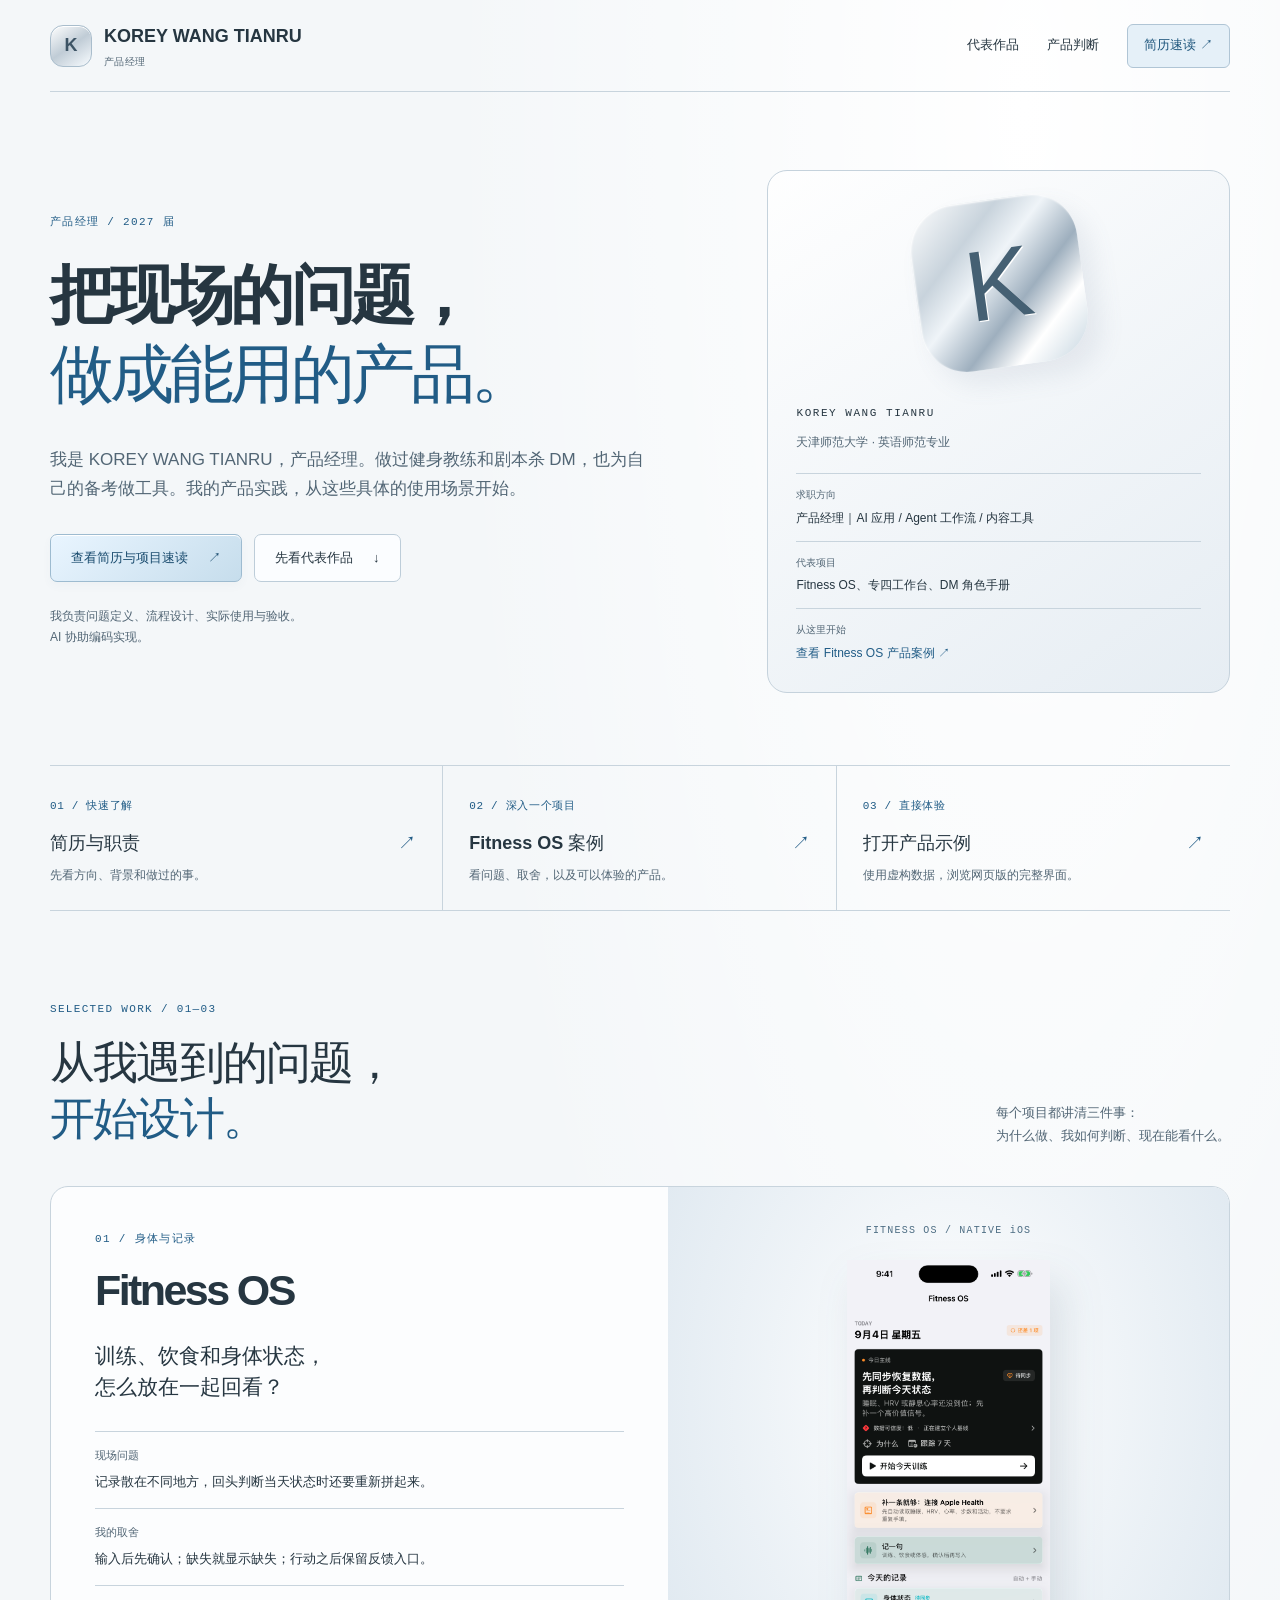
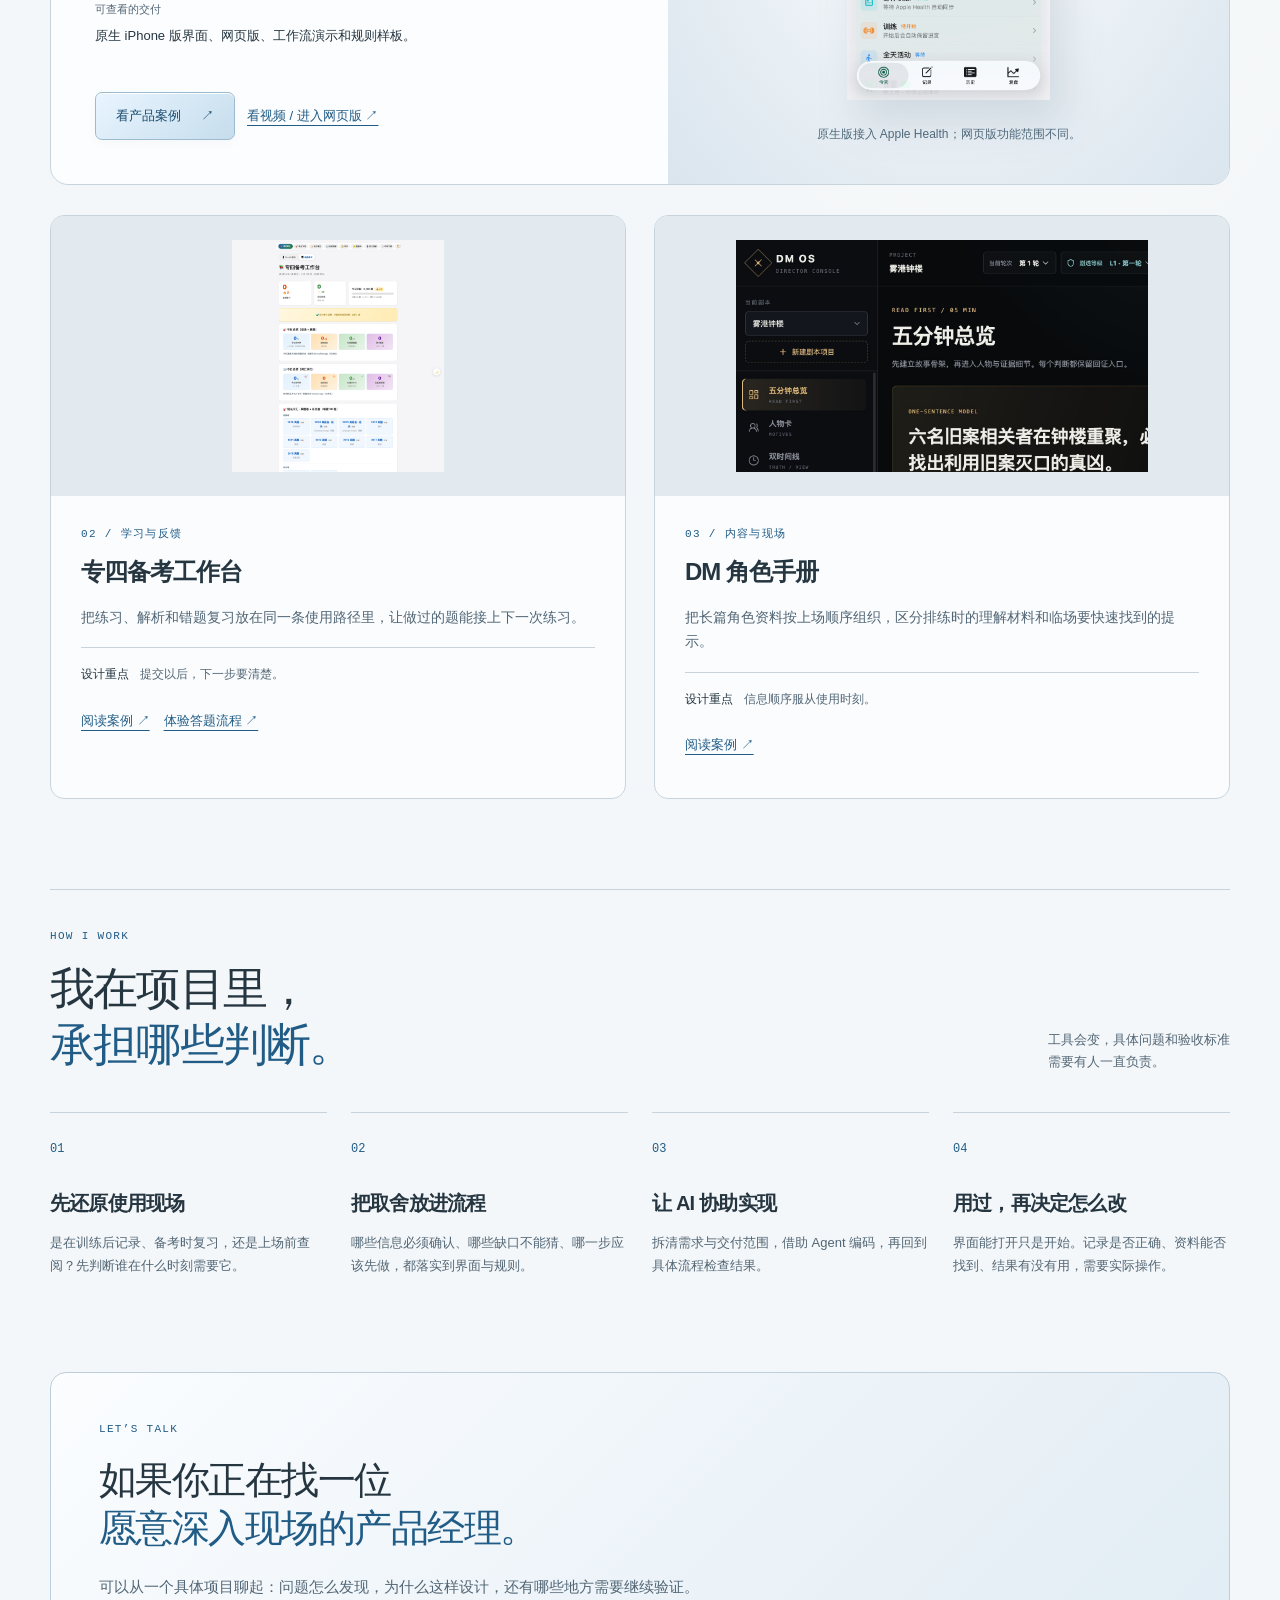
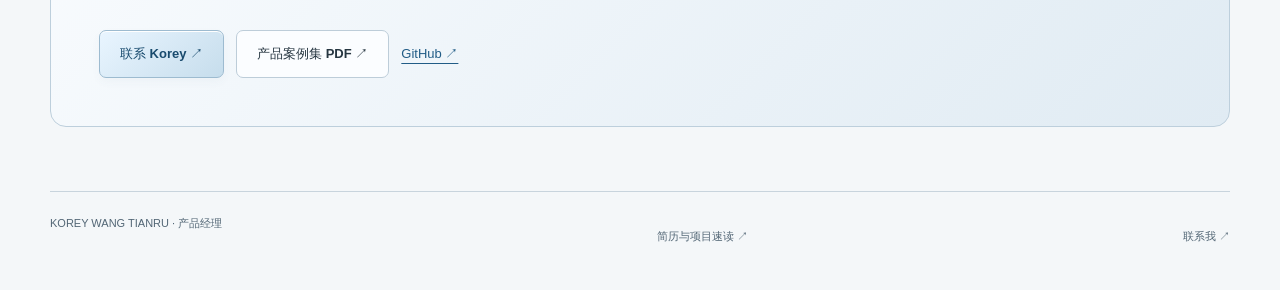
<file: index.html>
<!doctype html>
<html lang="zh-CN"><head><meta charset="utf-8"><meta name="viewport" content="width=device-width,initial-scale=1"><meta name="theme-color" content="#eff3f6"><meta name="description" content="KOREY WANG TIANRU 的产品经理作品集：从健身、备考与门店现场出发，展示问题、产品取舍与可体验的交付。"><title>KOREY WANG TIANRU｜产品经理作品集</title><link rel="icon" href="favicon.svg"><link rel="stylesheet" href="portfolio.css"><link rel="canonical" href="https://korey2028.tech/"></head>
<body><a class="skip" href="#main">跳到正文</a>
<header class="header"><a class="brand" href="index.html"><span class="monogram">K</span><span>KOREY WANG TIANRU <small>产品经理</small></span></a><nav aria-label="主导航"><a href="#work">代表作品</a><a href="#judgment">产品判断</a><a class="nav-resume" href="resume.html">简历速读 ↗</a></nav></header>
<main id="main">
<section class="hero" aria-labelledby="intro-title"><div class="hero-copy"><p class="eyebrow">产品经理 / 2027 届</p><h1 id="intro-title">把现场的问题，<br><em>做成能用的产品。</em></h1><p class="lead">我是 KOREY WANG TIANRU，产品经理。做过健身教练和剧本杀 DM，也为自己的备考做工具。我的产品实践，从这些具体的使用场景开始。</p><div class="actions"><a class="button primary" href="resume.html">查看简历与项目速读 <span>↗</span></a><a class="button" href="#work">先看代表作品 <span>↓</span></a></div><p class="ownership">我负责问题定义、流程设计、实际使用与验收。<br>AI 协助编码实现。</p></div><aside class="hero-aside" aria-label="候选人概览"><div class="silver-sign" aria-hidden="true">K</div><div class="identity"><span>KOREY WANG TIANRU</span><p>天津师范大学 · 英语师范专业</p><dl><div><dt>求职方向</dt><dd>产品经理｜AI 应用 / Agent 工作流 / 内容工具</dd></div><div><dt>代表项目</dt><dd>Fitness OS、专四工作台、DM 角色手册</dd></div><div><dt>从这里开始</dt><dd><a href="work/fitness-os.html">查看 Fitness OS 产品案例 ↗</a></dd></div></dl></div></aside></section>
<section class="reading-routes" aria-label="按阅读时间选择入口"><a href="resume.html"><span>01 / 快速了解</span><strong>简历与职责 <b>↗</b></strong><p>先看方向、背景和做过的事。</p></a><a href="work/fitness-os.html"><span>02 / 深入一个项目</span><strong>Fitness OS 案例 <b>↗</b></strong><p>看问题、取舍，以及可以体验的产品。</p></a><a href="https://korey2028.tech/fitness/app/?demo=1&amp;lang=zh" target="_blank" rel="noreferrer"><span>03 / 直接体验</span><strong>打开产品示例 <b>↗</b></strong><p>使用虚构数据，浏览网页版的完整界面。</p></a></section>
<section id="work" class="section"><div class="section-title"><div><p class="eyebrow">SELECTED WORK / 01—03</p><h2>从我遇到的问题，<br><em>开始设计。</em></h2></div><p>每个项目都讲清三件事：<br>为什么做、我如何判断、现在能看什么。</p></div>
<article class="feature-project"><div class="project-story"><p class="eyebrow">01 / 身体与记录</p><h3>Fitness OS</h3><p class="project-question">训练、饮食和身体状态，<br>怎么放在一起回看？</p><dl class="case-facts"><div><dt>现场问题</dt><dd>记录散在不同地方，回头判断当天状态时还要重新拼起来。</dd></div><div><dt>我的取舍</dt><dd>输入后先确认；缺失就显示缺失；行动之后保留反馈入口。</dd></div><div><dt>可查看的交付</dt><dd>原生 iPhone 版界面、网页版、工作流演示和规则样板。</dd></div></dl><div class="actions"><a class="button primary" href="work/fitness-os.html">看产品案例 <span>↗</span></a><a class="text-link" href="https://korey2028.tech/fitness/" target="_blank" rel="noreferrer">看视频 / 进入网页版 ↗</a></div></div><a class="device-stage" href="work/fitness-os.html" aria-label="查看 Fitness OS 产品案例"><span class="stage-caption">FITNESS OS / NATIVE iOS</span><img src="assets/fitness-os-today.png" width="430" height="932" alt="Fitness OS 原生 iPhone 今日页，包含今日建议与记录入口"><span class="stage-note">原生版接入 Apple Health；网页版功能范围不同。</span></a></article>
<div class="secondary-projects"><article><a class="project-image" href="work/tem4.html"><img src="assets/tem4-workbench-preview.png" alt="专四备考工作台界面" loading="lazy"></a><div class="secondary-copy"><p class="eyebrow">02 / 学习与反馈</p><h3>专四备考工作台</h3><p>把练习、解析和错题复习放在同一条使用路径里，让做过的题能接上下一次练习。</p><p class="decision"><strong>设计重点</strong> 提交以后，下一步要清楚。</p><a class="text-link" href="work/tem4.html">阅读案例 ↗</a><a class="text-link" href="demo/tem4-loop.html">体验答题流程 ↗</a></div></article><article><a class="project-image" href="work/dm-rehearsal.html"><img src="assets/dm-os.png" alt="DM 排练与角色资料界面" loading="lazy"></a><div class="secondary-copy"><p class="eyebrow">03 / 内容与现场</p><h3>DM 角色手册</h3><p>把长篇角色资料按上场顺序组织，区分排练时的理解材料和临场要快速找到的提示。</p><p class="decision"><strong>设计重点</strong> 信息顺序服从使用时刻。</p><a class="text-link" href="work/dm-rehearsal.html">阅读案例 ↗</a></div></article></div></section>
<section id="judgment" class="section judgment"><div class="section-title"><div><p class="eyebrow">HOW I WORK</p><h2>我在项目里，<br><em>承担哪些判断。</em></h2></div><p>工具会变，具体问题和验收标准<br>需要有人一直负责。</p></div><ol class="judgment-grid"><li><span>01</span><h3>先还原使用现场</h3><p>是在训练后记录、备考时复习，还是上场前查阅？先判断谁在什么时刻需要它。</p></li><li><span>02</span><h3>把取舍放进流程</h3><p>哪些信息必须确认、哪些缺口不能猜、哪一步应该先做，都落实到界面与规则。</p></li><li><span>03</span><h3>让 AI 协助实现</h3><p>拆清需求与交付范围，借助 Agent 编码，再回到具体流程检查结果。</p></li><li><span>04</span><h3>用过，再决定怎么改</h3><p>界面能打开只是开始。记录是否正确、资料能否找到、结果有没有用，需要实际操作。</p></li></ol></section>
<section class="closing"><p class="eyebrow">LET’S TALK</p><h2>如果你正在找一位<br><em>愿意深入现场的产品经理。</em></h2><p>可以从一个具体项目聊起：问题怎么发现，为什么这样设计，还有哪些地方需要继续验证。</p><div class="actions"><a class="button primary" href="mailto:korey2028@gmail.com">联系 Korey ↗</a><a class="button" href="assets/product-casebook-wang-tianru.pdf">产品案例集 PDF ↗</a><a class="text-link" href="https://github.com/korey2028-prog" target="_blank" rel="noreferrer">GitHub ↗</a></div></section>
</main><footer><span>KOREY WANG TIANRU · 产品经理</span><a href="resume.html">简历与项目速读 ↗</a><a href="mailto:korey2028@gmail.com">联系我 ↗</a></footer></body></html>
</file>
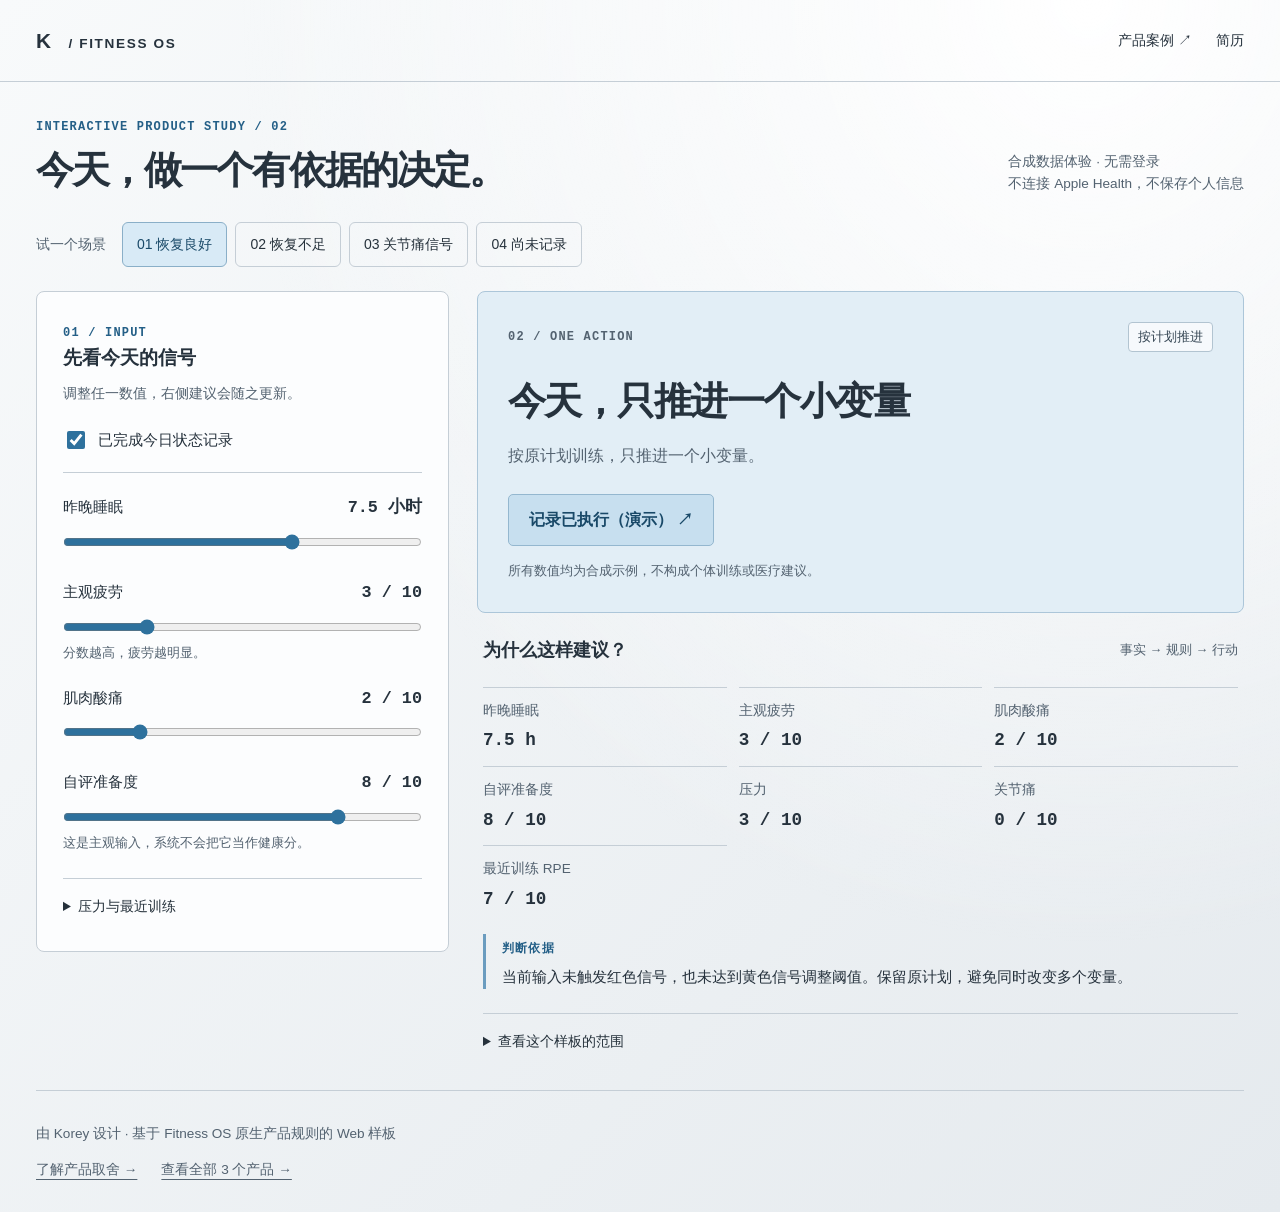
<file: fitness-os/index.html>
<!doctype html>
<html lang="zh-CN">
<head>
  <meta charset="utf-8"><meta name="viewport" content="width=device-width, initial-scale=1">
  <title>Fitness OS｜今天，做一个有依据的决定</title>
  <meta name="description" content="亲手体验 Fitness OS：切换合成状态、调整睡眠与疲劳，查看建议依据，记录行动并复盘。">
  <meta name="theme-color" content="#f1f3f5">
  <link rel="canonical" href="https://korey2028-prog.github.io/portfolio/fitness-os/">
  <link rel="icon" href="../favicon.svg" type="image/svg+xml">
  <meta property="og:title" content="Fitness OS — Interactive Prototype">
  <meta property="og:description" content="Workout and nutrition tracking prototype with pre-save confirmation and rule-based decision support.">
  <meta property="og:image" content="https://korey2028-prog.github.io/portfolio/assets/fitness-os-today.png">
  <meta property="og:url" content="https://korey2028-prog.github.io/portfolio/fitness-os/">
  <meta property="og:type" content="website">
  <meta name="twitter:card" content="summary_large_image">
  <link rel="stylesheet" href="../demo/fitness-os.css?v=2">
  <script type="module" src="../demo/fitness-os.js?v=2"></script>
  <link rel="stylesheet" href="../silver-theme.css?v=1">
</head>
<body>
  <a class="skip" href="#main">跳到工作台</a>
  <header class="topbar"><a class="wordmark" href="../index.html">K<span> / FITNESS OS</span></a><nav aria-label="作品导航"><a href="../work/fitness-os.html">产品案例 ↗</a><a href="../resume.html">简历</a></nav></header>
  <main id="main">
    <div class="intro"><div><p class="eyebrow">INTERACTIVE PRODUCT STUDY / 02</p><h1>今天，做一个有依据的决定。</h1></div><p class="intro-note">合成数据体验 · 无需登录<br>不连接 Apple Health，不保存个人信息</p></div>
    <div class="scenario-bar" role="group" aria-label="选择演示场景"><span>试一个场景</span><button type="button" data-scene="ready" aria-pressed="true">01 恢复良好</button><button type="button" data-scene="tired" aria-pressed="false">02 恢复不足</button><button type="button" data-scene="pain" aria-pressed="false">03 关节痛信号</button><button type="button" data-scene="missing" aria-pressed="false">04 尚未记录</button></div>
    <a class="mobile-result" href="#decision">查看当前建议：<span id="mobile-status">等待信号</span> ↓</a>
    <div class="workspace">
      <section class="inputs" aria-labelledby="input-title"><div class="section-head"><span class="eyebrow">01 / INPUT</span><h2 id="input-title">先看今天的信号</h2><p>调整任一数值，右侧建议会随之更新。</p></div>
        <form id="signals">
          <label class="check"><input id="has-daily" type="checkbox" checked> 已完成今日状态记录</label>
          <fieldset id="daily-fields"><legend class="sr-only">今日状态</legend>
            <label class="range-label" for="sleep">昨晚睡眠 <output id="sleep-value" for="sleep">7.5 小时</output></label><input id="sleep" type="range" min="3" max="10" step="0.5" value="7.5">
            <label class="range-label" for="fatigue">主观疲劳 <output id="fatigue-value" for="fatigue">3 / 10</output></label><input id="fatigue" type="range" min="1" max="10" step="1" value="3"><p class="hint">分数越高，疲劳越明显。</p>
            <label class="range-label" for="soreness">肌肉酸痛 <output id="soreness-value" for="soreness">2 / 10</output></label><input id="soreness" type="range" min="0" max="10" step="1" value="2">
            <label class="range-label" for="readiness">自评准备度 <output id="readiness-value" for="readiness">8 / 10</output></label><input id="readiness" type="range" min="1" max="10" step="1" value="8"><p class="hint">这是主观输入，系统不会把它当作健康分。</p>
            <details id="more-inputs"><summary>压力与最近训练</summary><label class="range-label" for="stress">压力 <output id="stress-value" for="stress">3 / 10</output></label><input id="stress" type="range" min="0" max="10" value="3"><label class="range-label" for="pain">关节痛 <output id="pain-value" for="pain">0 / 10</output></label><input id="pain" type="range" min="0" max="10" value="0"><label class="range-label" for="rpe">最近训练 RPE <output id="rpe-value" for="rpe">7 / 10</output></label><input id="rpe" type="range" min="1" max="10" value="7"><p class="hint">RPE 表示主观训练强度，10 表示极限。</p></details>
          </fieldset>
        </form>
        <noscript><p>交互体验需要启用 JavaScript。你也可以直接阅读<a href="../work/fitness-os.html">产品案例</a>。</p></noscript>
      </section>
      <div class="decision-column">
        <section class="decision" id="decision" data-level="missing" aria-labelledby="decision-title"><div class="decision-top"><span class="eyebrow">02 / ONE ACTION</span><span id="status" class="badge">等待信号</span></div><h2 id="decision-title">记录状态，获得今天的行动。</h2><p id="action">用左侧场景开始体验。</p><button type="button" class="primary" id="record" disabled>记录已执行（演示） <span>↗</span></button><p id="record-note" class="subtle">所有数值均为合成示例，不构成个体训练或医疗建议。</p></section>
        <section class="reasoning" aria-labelledby="why-title"><div class="reason-head"><h2 id="why-title">为什么这样建议？</h2><span>事实 → 规则 → 行动</span></div><dl id="evidence"></dl><div class="explanation"><span class="eyebrow">判断依据</span><p id="reason">等待输入。</p><p id="pain-note" hidden>疼痛安全提示：这条规则不授予训练许可。避免诱发疼痛的动作；明显、持续或加重的关节痛应寻求专业评估。</p></div><details><summary>查看这个样板的范围</summary><p>本页移植 App 的每日训练状态规则：任一红色信号优先；至少 2 个黄色信号触发调整。未做今日记录时返回“证据不足”。输入均假定已人工确认；Web 样板额外拒绝缺失或超出控件范围的输入。</p><p>原生 App 另外支持 HealthKit 数据质量检查、28 天基线、营养记录和 7 天干预。此页没有接入这些模块，也没有调用语言模型。疼痛提示与模拟反馈属于公开体验层说明，原生 App 保持原状。</p></details></section>
        <section class="review" id="review" hidden aria-labelledby="review-title"><p class="eyebrow">03 / FOLLOW THROUGH</p><h2 id="review-title" tabindex="-1">行动已记下，再看执行反馈。</h2><p id="recorded-action"></p><label for="outcome">模拟一次执行后的主观反馈</label><select id="outcome"><option value="">请选择反馈</option><option value="better">感觉更好</option><option value="same">没有明显变化</option><option value="worse">感觉更差</option></select><p id="review-result" role="status">一次反馈不能证明效果，真实产品需要持续观察。</p></section>
      </div>
    </div>
    <p id="update-status" class="sr-only" role="status" aria-live="polite"></p>
    <footer><p>由 Korey 设计 · 基于 Fitness OS 原生产品规则的 Web 样板</p><div><a href="../work/fitness-os.html">了解产品取舍 →</a><a href="../index.html#work">查看全部 3 个产品 →</a></div></footer>
  </main>
</body>
</html>
</file>
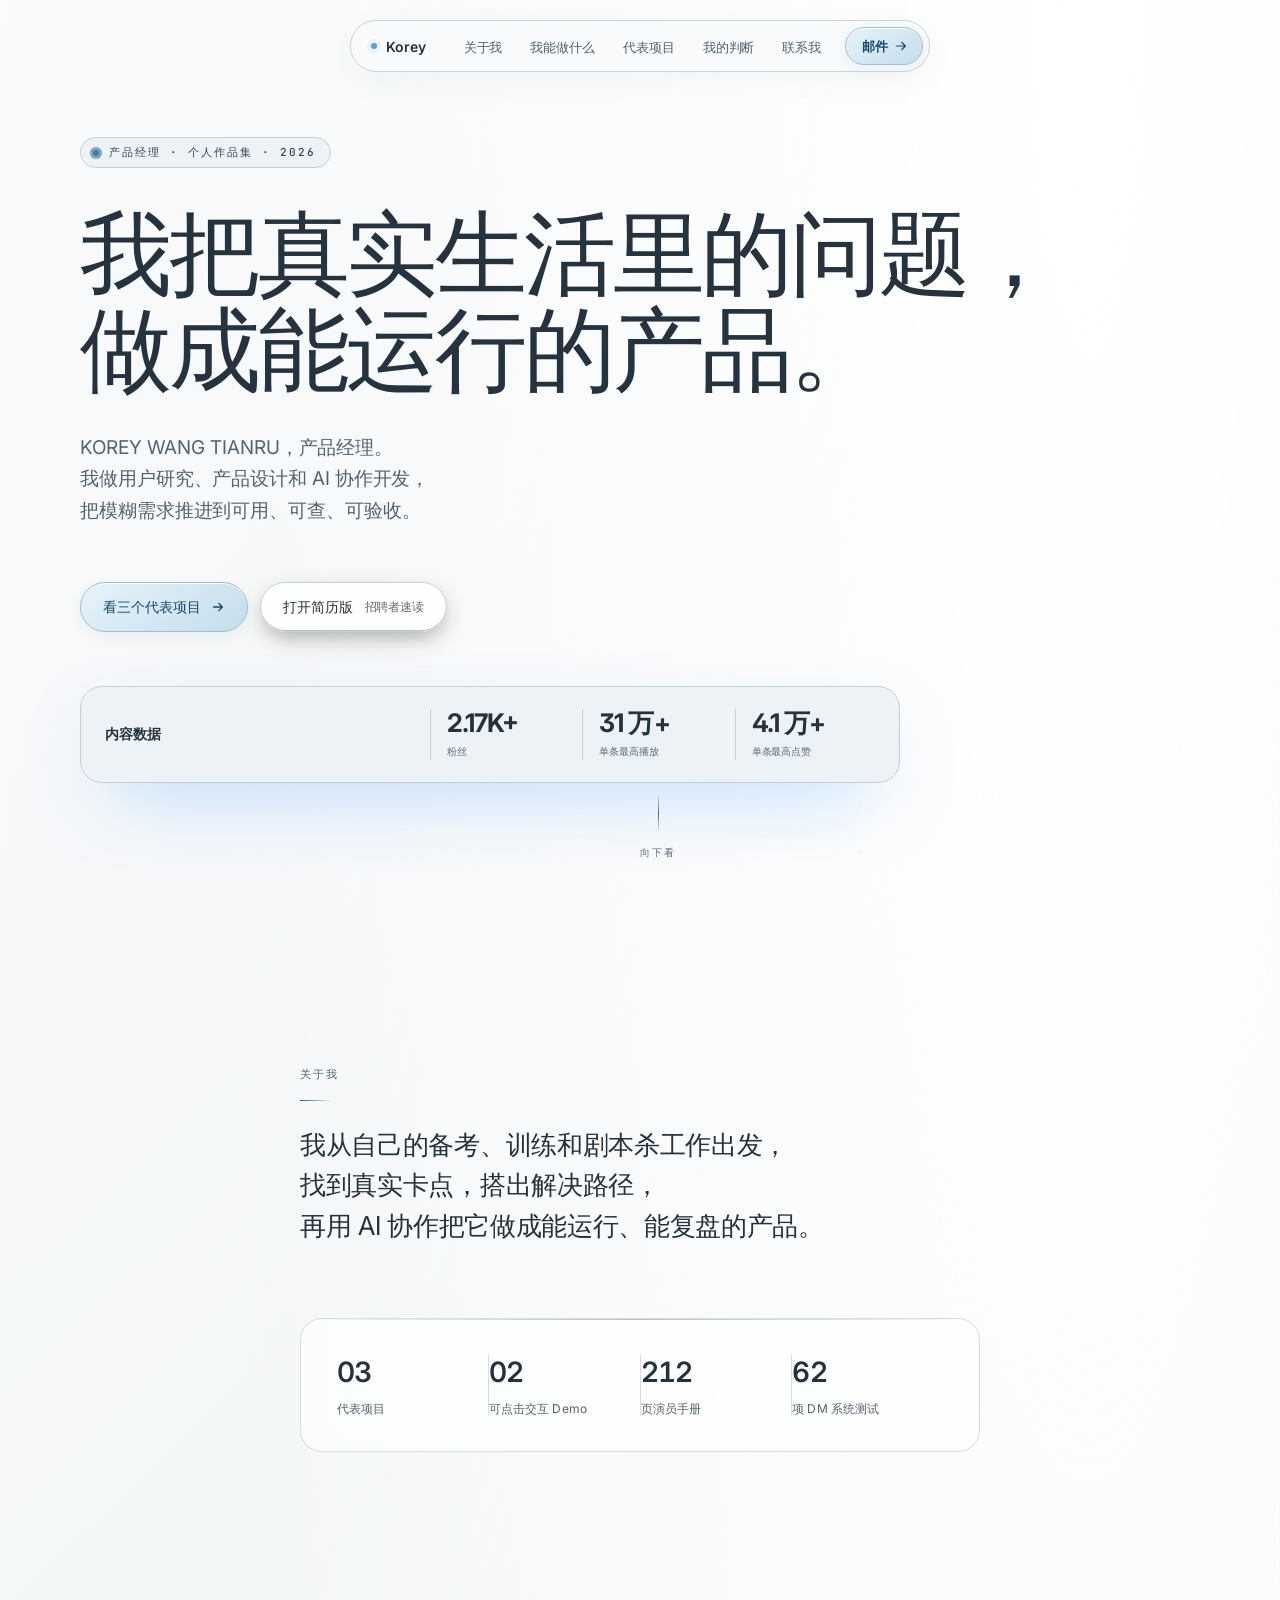
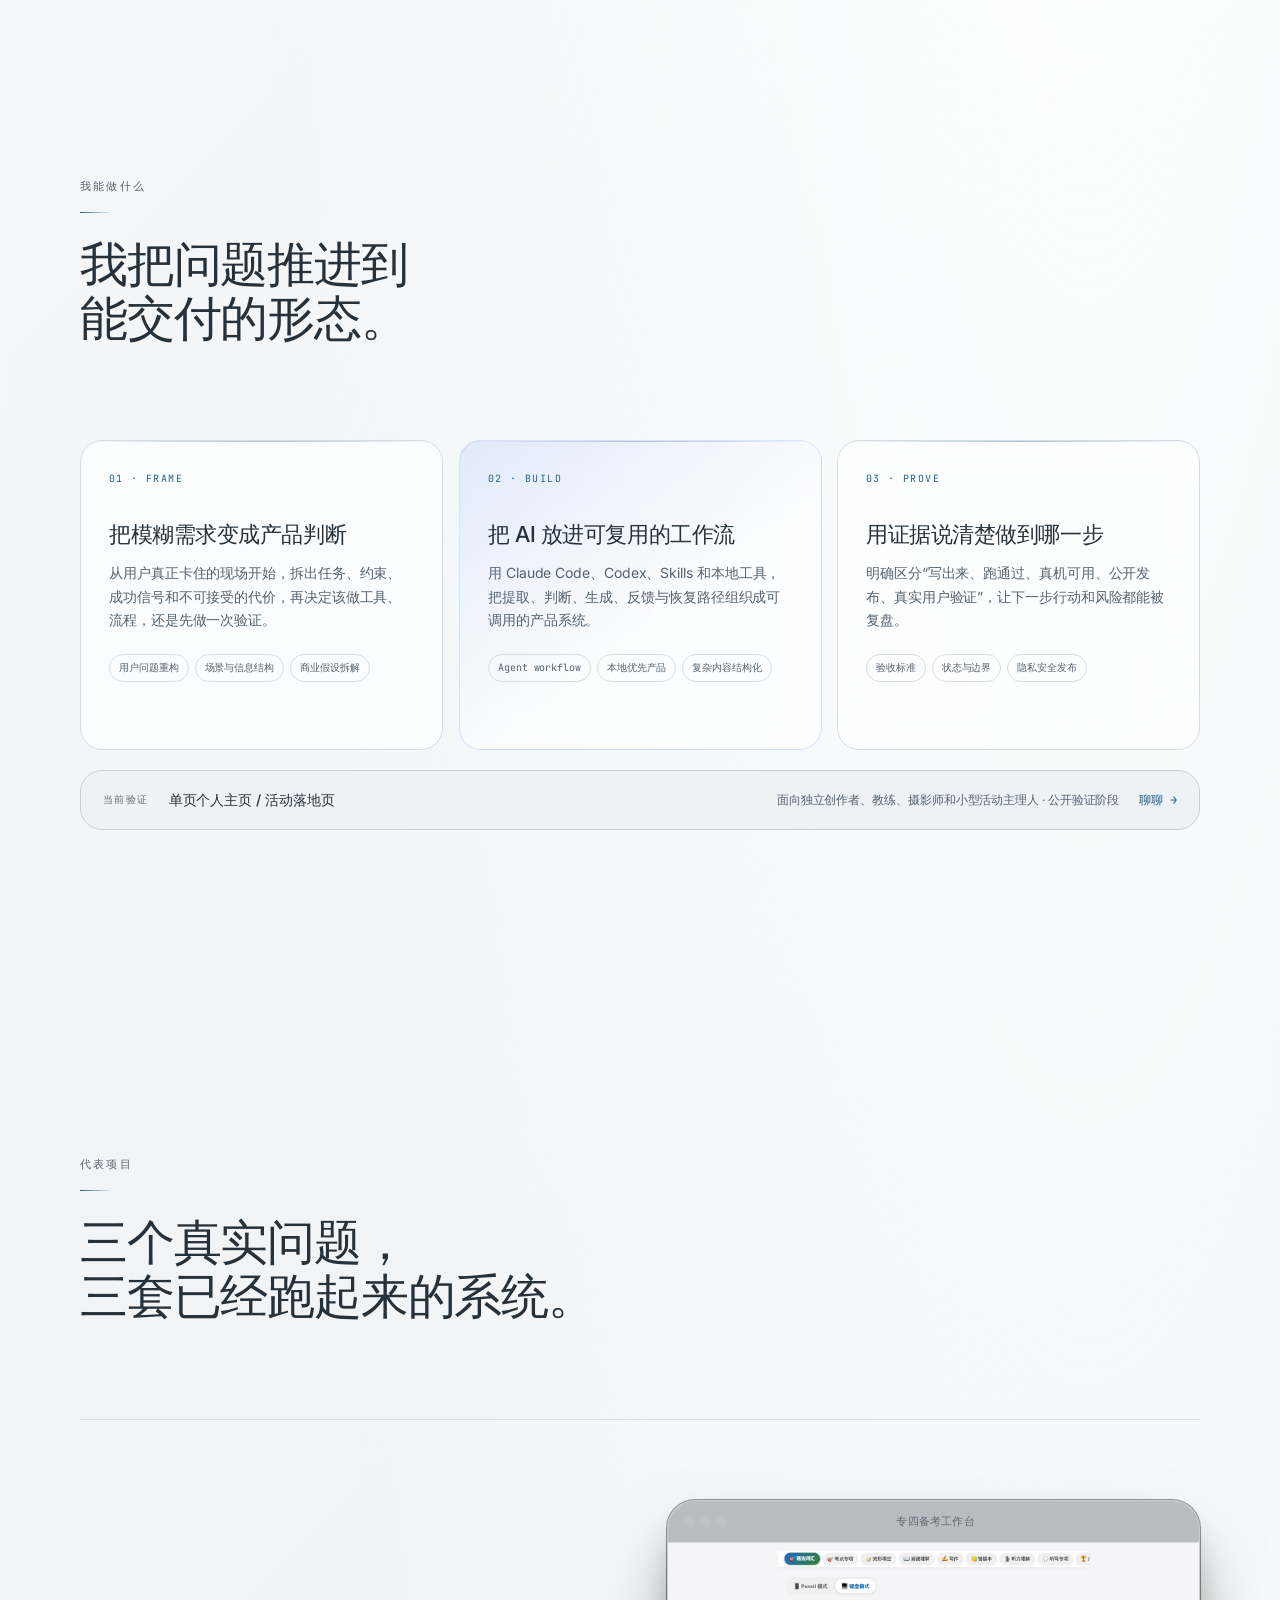
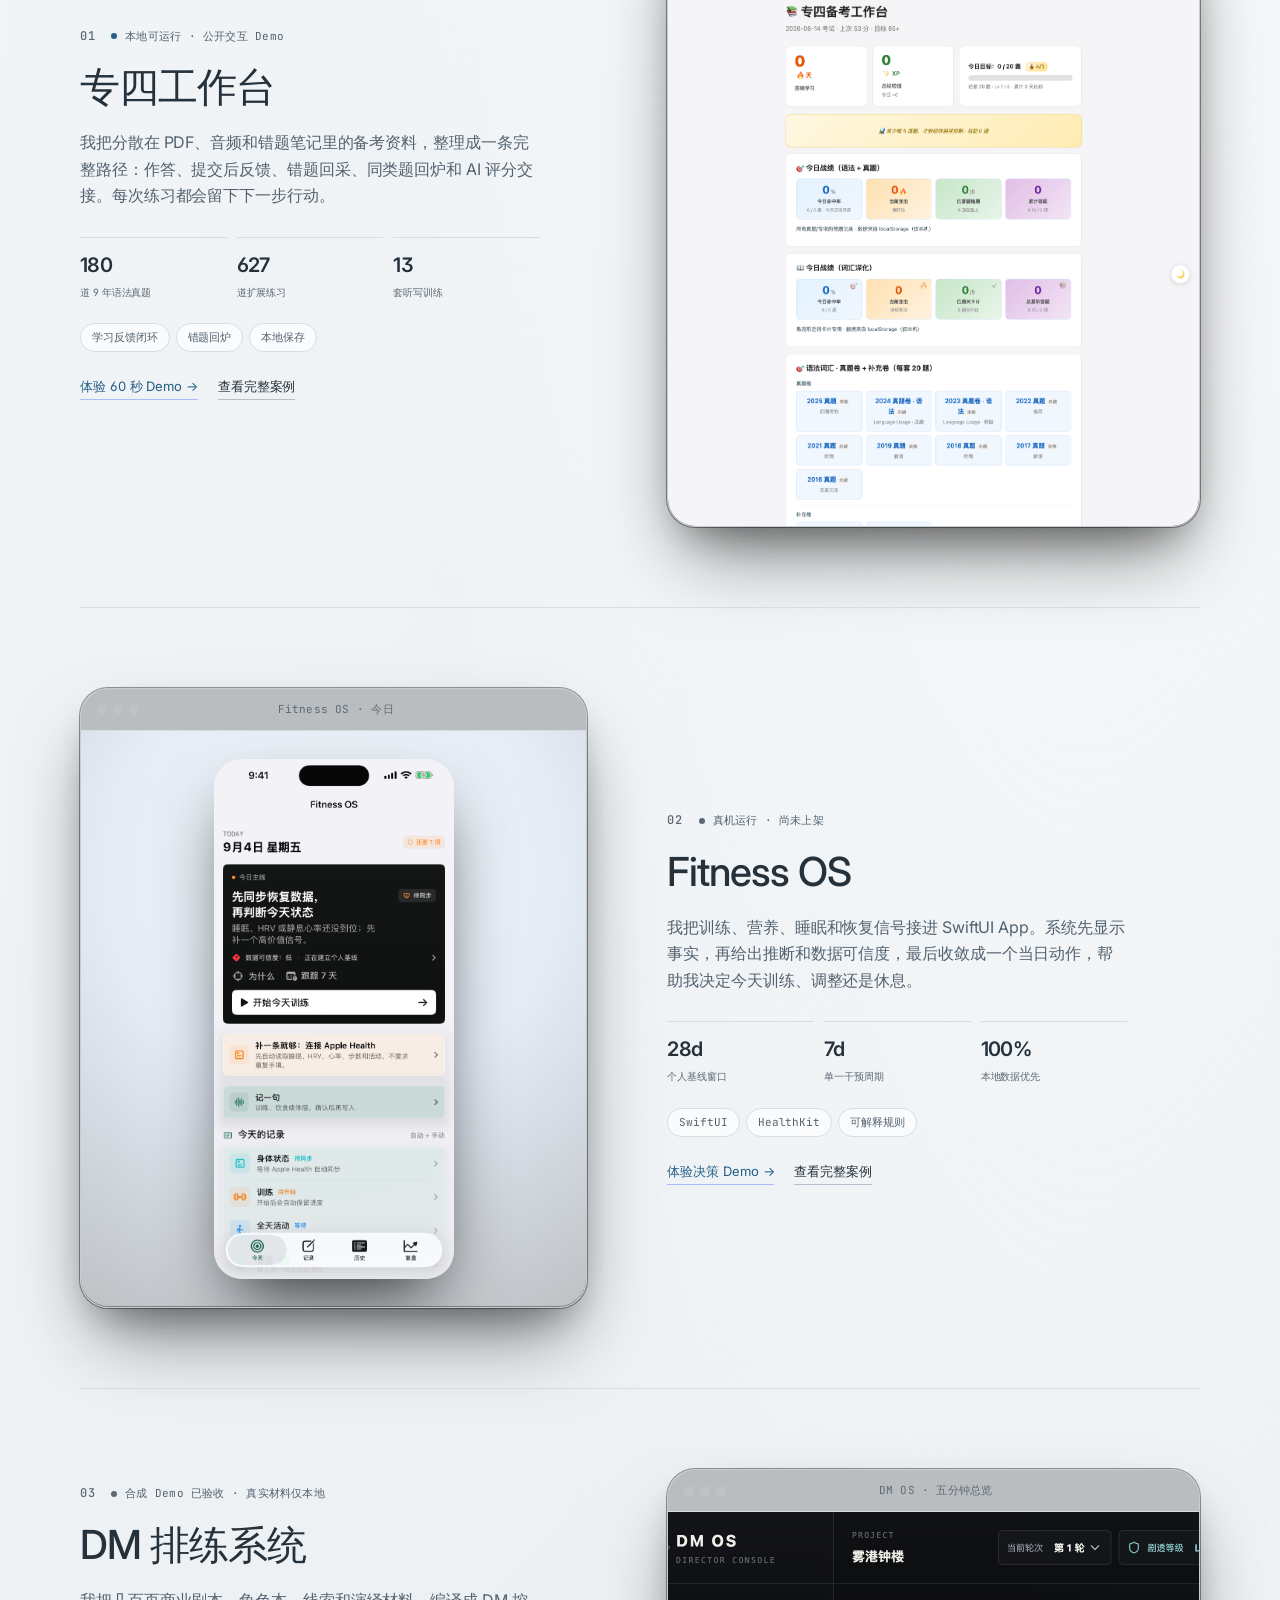
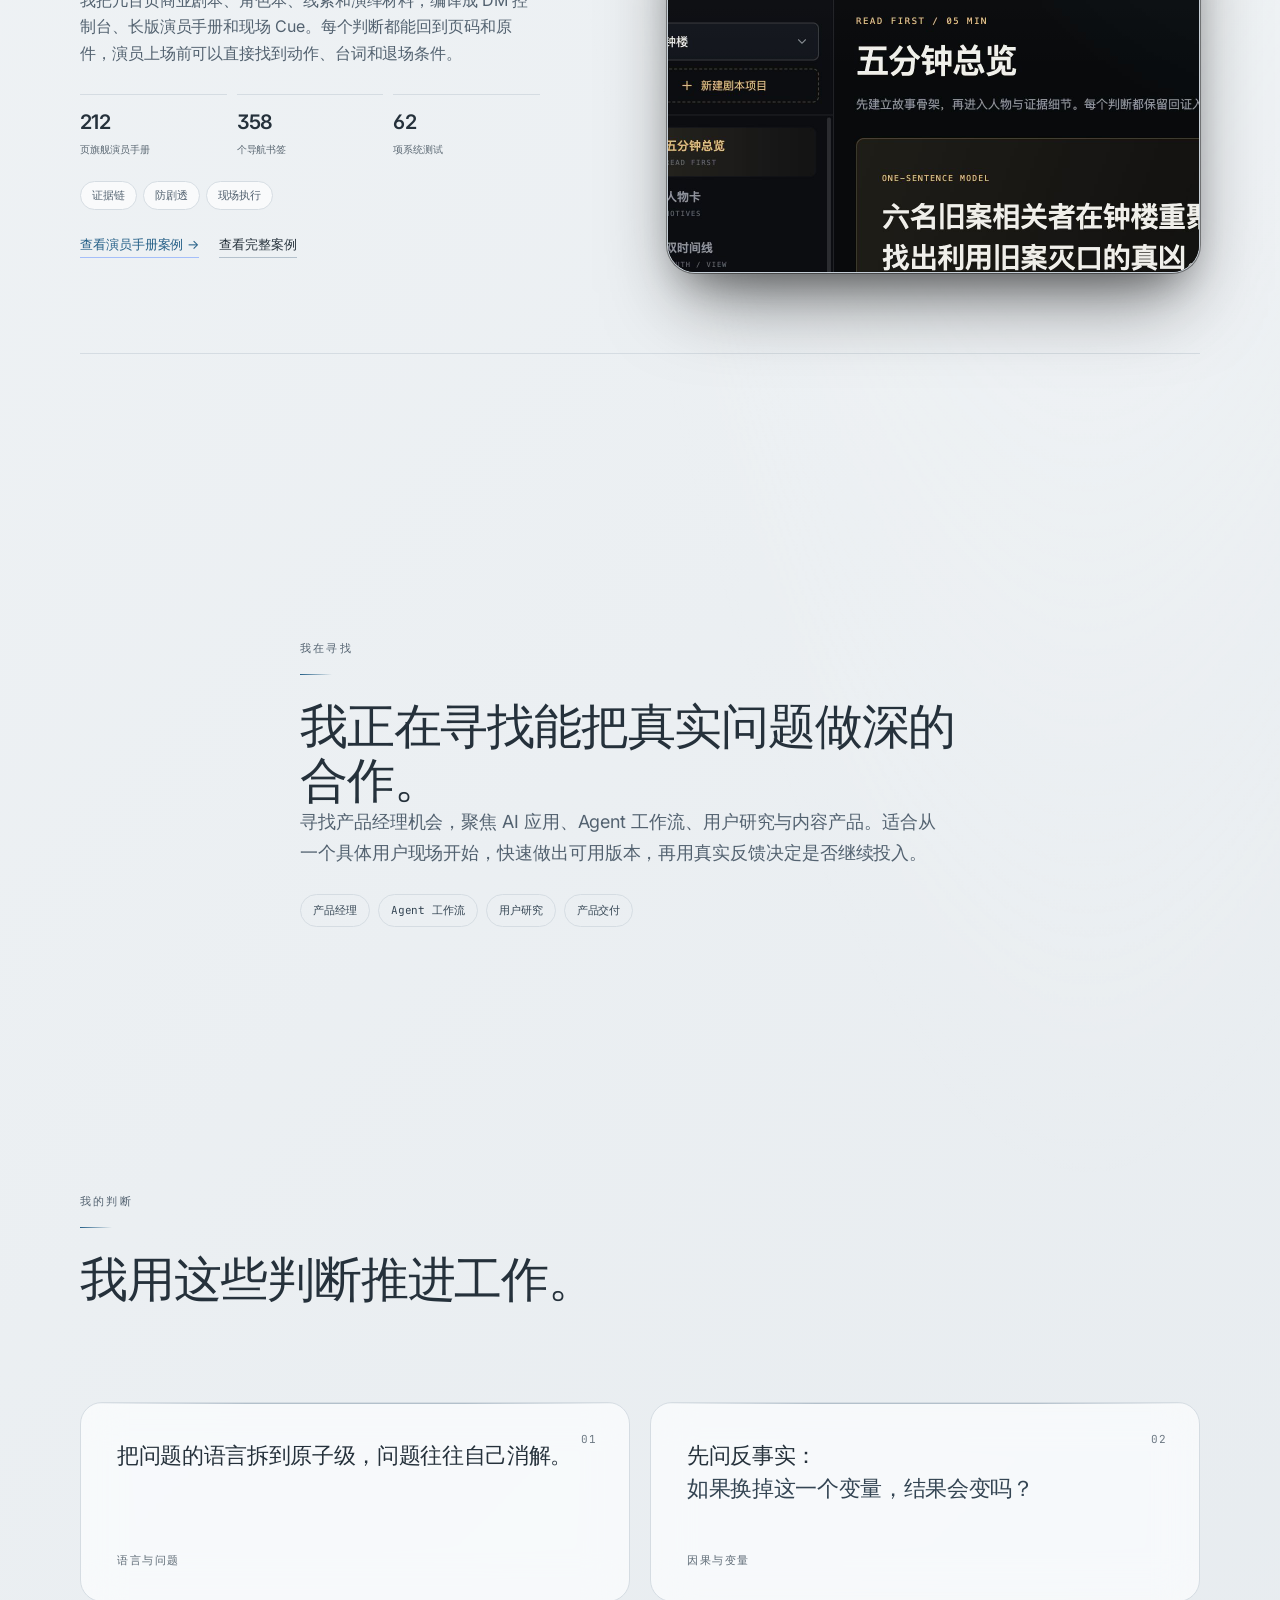
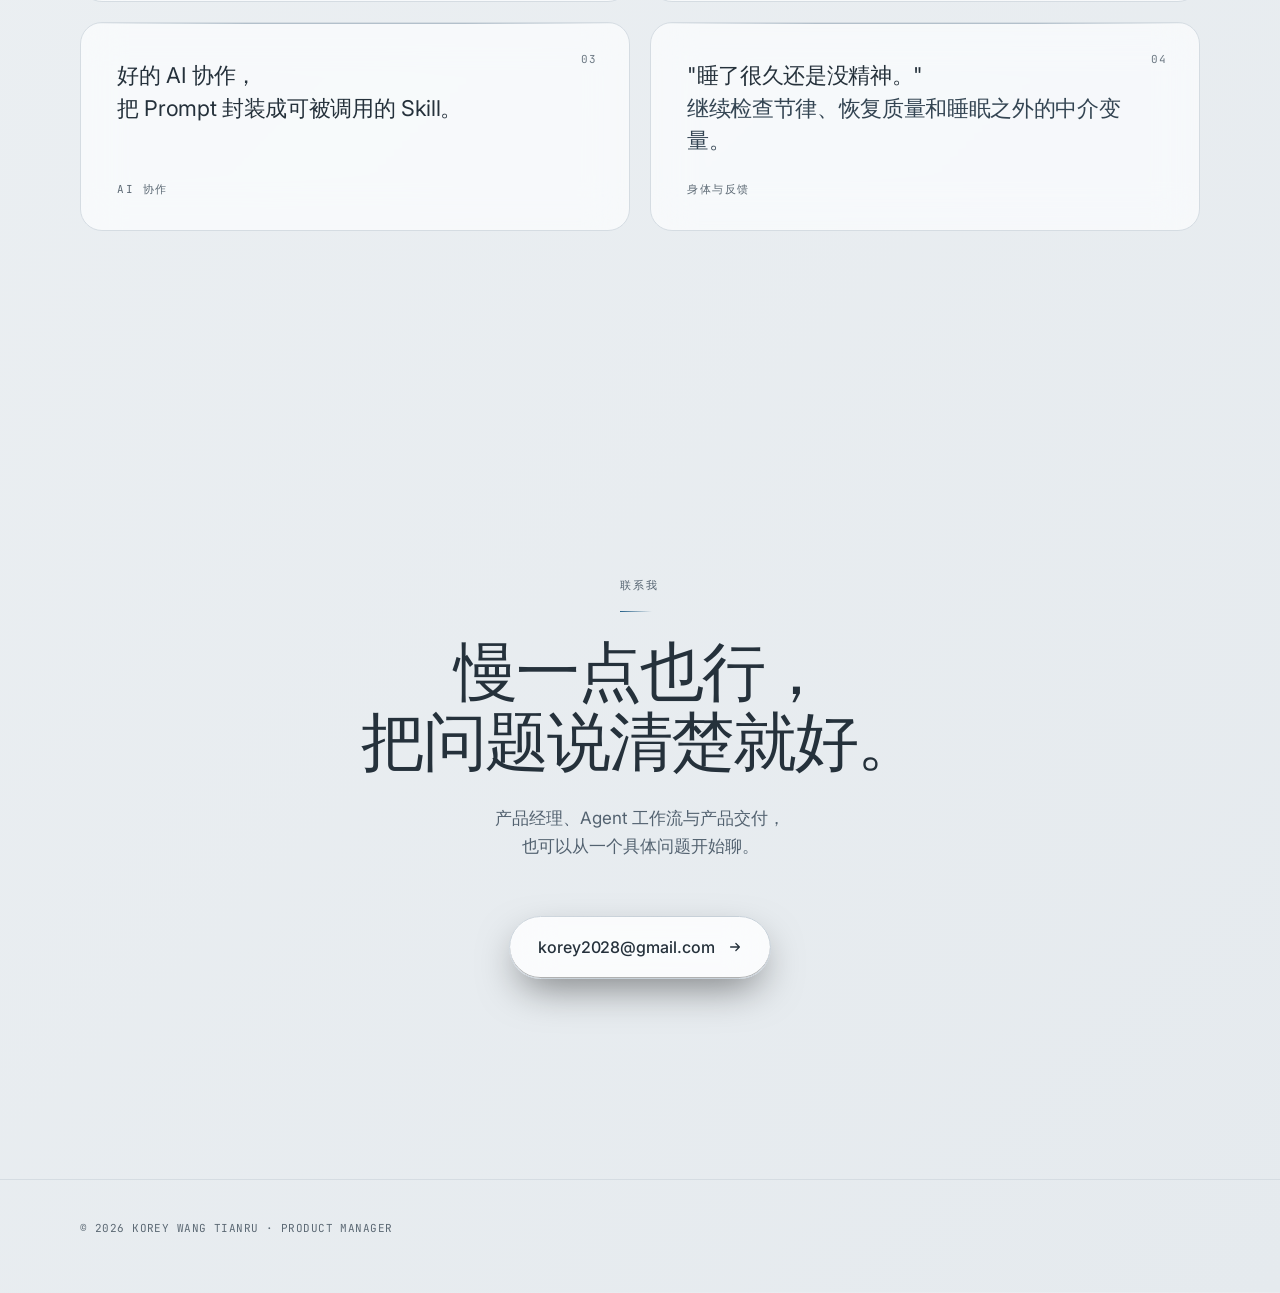
<file: dark.html>
<!DOCTYPE html>
<html lang="zh-CN">
<head>
  <meta charset="UTF-8">
  <meta name="viewport" content="width=device-width, initial-scale=1.0">
  <title>KOREY WANG TIANRU｜产品经理</title>
  <meta name="description" content="KOREY WANG TIANRU 的产品经理主页。把模糊困扰拆成清楚的问题、可运行的工具和可回看的交付证据。">
  <meta name="color-scheme" content="dark">
  <link rel="icon" href="favicon.svg" type="image/svg+xml">
  <link rel="preconnect" href="https://fonts.googleapis.com">
  <link rel="preconnect" href="https://fonts.gstatic.com" crossorigin>
  <link href="https://fonts.googleapis.com/css2?family=Inter:wght@300;400;500;600;700&family=JetBrains+Mono:wght@400;500&display=swap" rel="stylesheet">
  <link rel="stylesheet" href="dark.css">
  <link rel="stylesheet" href="silver-theme.css?v=1">
</head>
<body>

<!-- ambient environment -->
<div class="ambient" aria-hidden="true">
  <div class="aurora aurora-1"></div>
  <div class="aurora aurora-2"></div>
  <div class="aurora aurora-3"></div>
  <div class="grain"></div>
  <div class="vignette"></div>
</div>

<!-- floating glass nav -->
<nav class="nav" id="nav">
  <div class="nav-pill">
    <a class="brand" href="#top">
      <span class="brand-dot"></span>
      <span class="brand-name">Korey</span>
    </a>
    <ul class="nav-links">
      <li><a href="#about">关于我</a></li>
      <li><a href="#capabilities">我能做什么</a></li>
      <li><a href="#work">代表项目</a></li>
      <li><a href="#notes">我的判断</a></li>
      <li><a href="#contact">联系我</a></li>
    </ul>
    <a class="nav-action" href="mailto:korey2028@gmail.com" aria-label="发邮件">
      <span>邮件</span>
      <svg viewBox="0 0 16 16" width="14" height="14"><path d="M3 8h10M9 4l4 4-4 4" stroke="currentColor" stroke-width="1.4" fill="none" stroke-linecap="round" stroke-linejoin="round"/></svg>
    </a>
    <button class="nav-burger" id="navBurger" aria-label="Menu" aria-expanded="false">
      <span></span><span></span><span></span>
    </button>
  </div>
</nav>

<main id="top">

  <!-- HERO -->
  <section class="hero">
    <div class="hero-inner">
      <p class="eyebrow reveal">
        <span class="eyebrow-dot"></span>
        产品经理 · 个人作品集 · 2026
      </p>

      <h1 class="display reveal" data-delay="120" data-i18n="hero.title">
        我把真实生活里的问题，<br>
        做成<span class="display-em">能运行的产品</span>。
      </h1>

      <p class="lede reveal" data-delay="240" data-i18n="hero.lede">
        KOREY WANG TIANRU，产品经理。<br>
        我做用户研究、产品设计和 AI 协作开发，<br>
        把模糊需求推进到可用、可查、可验收。
      </p>

      <div class="hero-actions reveal" data-delay="360">
        <a class="btn btn-primary" href="#work">
          <span>看三个代表项目</span>
          <svg viewBox="0 0 16 16" width="14" height="14"><path d="M3 8h10M9 4l4 4-4 4" stroke="currentColor" stroke-width="1.5" fill="none" stroke-linecap="round" stroke-linejoin="round"/></svg>
        </a>
        <a class="btn btn-quiet" href="resume.html">
          <span>打开简历版</span>
          <em class="btn-meta" data-i18n="hero.cta.resume.meta">招聘者速读</em>
        </a>
      </div>

      <div class="social-proof reveal" data-delay="480" aria-label="内容数据">
        <div class="social-proof-head">
          <span class="social-platform">内容数据</span>
        </div>
        <div class="social-metrics">
          <div><strong>2.17K+</strong><span>粉丝</span></div>
          <div><strong>31 万+</strong><span>单条最高播放</span></div>
          <div><strong>4.1 万+</strong><span>单条最高点赞</span></div>
        </div>
      </div>
    </div>

    <div class="scroll-hint reveal" data-delay="600">
      <span class="scroll-line"></span>
      <span class="scroll-label">向下看</span>
    </div>
  </section>

  <!-- ABOUT -->
  <section class="section section-about" id="about">
    <div class="container container-narrow">
      <p class="section-tag reveal">关于我</p>
      <p class="about-lead reveal" data-delay="80" data-i18n="about.lead">
        我从自己的备考、训练和剧本杀工作出发，<br>
        找到真实卡点，搭出解决路径，<br>
        再用 AI 协作把它做成能运行、能复盘的产品。
      </p>

      <div class="about-stats reveal" data-delay="200">
        <div class="stat-block">
          <div class="stat-num">03</div>
          <div class="stat-lbl" data-i18n="about.stat1.label">代表项目</div>
        </div>
        <div class="stat-divider"></div>
        <div class="stat-block">
          <div class="stat-num">02</div>
          <div class="stat-lbl" data-i18n="about.stat2.label">可点击交互 Demo</div>
        </div>
        <div class="stat-divider"></div>
        <div class="stat-block">
          <div class="stat-num">212</div>
          <div class="stat-lbl" data-i18n="about.stat3.label">页演员手册</div>
        </div>
        <div class="stat-divider"></div>
        <div class="stat-block">
          <div class="stat-num">62</div>
          <div class="stat-lbl" data-i18n="about.stat4.label">项 DM 系统测试</div>
        </div>
      </div>
    </div>
  </section>

  <!-- CAPABILITIES -->
  <section class="section section-capabilities" id="capabilities">
    <div class="container">
      <div class="section-head">
        <p class="section-tag reveal">我能做什么</p>
        <h2 class="section-h reveal" data-delay="80" data-i18n="capabilities.h">我把问题推进到<br>能交付的形态。</h2>
      </div>

      <div class="capability-grid">
        <article class="capability-card reveal">
          <span class="capability-index">01 · FRAME</span>
          <h3 data-i18n="capabilities.card1.title">把模糊需求变成产品判断</h3>
          <p data-i18n="capabilities.card1.desc">从用户真正卡住的现场开始，拆出任务、约束、成功信号和不可接受的代价，再决定该做工具、流程，还是先做一次验证。</p>
          <ul class="capability-list"><li>用户问题重构</li><li>场景与信息结构</li><li>商业假设拆解</li></ul>
        </article>
        <article class="capability-card capability-card-accent reveal" data-delay="120">
          <span class="capability-index">02 · BUILD</span>
          <h3 data-i18n="capabilities.card2.title">把 AI 放进可复用的工作流</h3>
          <p data-i18n="capabilities.card2.desc">用 Claude Code、Codex、Skills 和本地工具，把提取、判断、生成、反馈与恢复路径组织成可调用的产品系统。</p>
          <ul class="capability-list"><li>Agent workflow</li><li>本地优先产品</li><li>复杂内容结构化</li></ul>
        </article>
        <article class="capability-card reveal" data-delay="240">
          <span class="capability-index">03 · PROVE</span>
          <h3 data-i18n="capabilities.card3.title">用证据说清楚做到哪一步</h3>
          <p data-i18n="capabilities.card3.desc">明确区分“写出来、跑通过、真机可用、公开发布、真实用户验证”，让下一步行动和风险都能被复盘。</p>
          <ul class="capability-list"><li>验收标准</li><li>状态与边界</li><li>隐私安全发布</li></ul>
        </article>
      </div>

      <div class="delivery-strip reveal" data-delay="320">
        <span class="delivery-label">当前验证</span>
        <strong>单页个人主页 / 活动落地页</strong>
        <span class="delivery-detail">面向独立创作者、教练、摄影师和小型活动主理人 · 公开验证阶段</span>
        <a href="mailto:korey2028@gmail.com?subject=个人主页或活动页咨询" aria-label="咨询个人主页或活动页">聊聊 →</a>
      </div>
    </div>
  </section>

  <!-- WORK -->
  <section class="section section-work" id="work">
    <div class="container">
      <div class="section-head">
        <p class="section-tag reveal">代表项目</p>
        <h2 class="section-h reveal" data-delay="80" data-i18n="work.h">三个真实问题，<br>三套已经跑起来的系统。</h2>
      </div>

      <!-- Project 01 -->
      <article class="proj reveal">
        <div class="proj-text">
          <div class="proj-meta-row">
            <span class="proj-num">01</span>
            <span class="proj-status">
              <span class="status-dot status-dot-live"></span>
              本地可运行 · 公开交互 Demo
            </span>
          </div>
          <h3 data-i18n="proj1.title">专四工作台</h3>
          <p data-i18n="proj1.desc">我把分散在 PDF、音频和错题笔记里的备考资料，整理成一条完整路径：作答、提交后反馈、错题回采、同类题回炉和 AI 评分交接。每次练习都会留下下一步行动。</p>
          <dl class="proj-metrics"><div><dt>180</dt><dd>道 9 年语法真题</dd></div><div><dt>627</dt><dd>道扩展练习</dd></div><div><dt>13</dt><dd>套听写训练</dd></div></dl>
          <ul class="proj-tags">
            <li>学习反馈闭环</li><li>错题回炉</li><li>本地保存</li>
          </ul>
          <div class="proj-links"><a href="demo/tem4-loop.html">体验 60 秒 Demo →</a><a href="work/tem4.html">查看完整案例</a></div>
        </div>
        <div class="proj-visual">
          <div class="device device-glass">
            <div class="device-bar">
              <span></span><span></span><span></span>
              <span class="device-title">专四备考工作台</span>
            </div>
            <div class="device-body project-shot-wrap"><img class="project-shot" src="assets/tem4-workbench-preview.png" alt="专四备考工作台脱敏界面" loading="lazy"></div>
          </div>
        </div>
      </article>

      <!-- Project 02 -->
      <article class="proj proj-flip reveal">
        <div class="proj-text">
          <div class="proj-meta-row">
            <span class="proj-num">02</span>
            <span class="proj-status">
              <span class="status-dot"></span>
              真机运行 · 尚未上架
            </span>
          </div>
          <h3 data-i18n="proj2.title">Fitness OS</h3>
          <p data-i18n="proj2.desc">我把训练、营养、睡眠和恢复信号接进 SwiftUI App。系统先显示事实，再给出推断和数据可信度，最后收敛成一个当日动作，帮助我决定今天训练、调整还是休息。</p>
          <dl class="proj-metrics"><div><dt>28d</dt><dd>个人基线窗口</dd></div><div><dt>7d</dt><dd>单一干预周期</dd></div><div><dt>100%</dt><dd>本地数据优先</dd></div></dl>
          <ul class="proj-tags">
            <li>SwiftUI</li><li>HealthKit</li><li>可解释规则</li>
          </ul>
          <div class="proj-links"><a href="demo/fitness-os.html">体验决策 Demo →</a><a href="work/fitness-os.html">查看完整案例</a></div>
        </div>
        <div class="proj-visual">
          <div class="device device-glass fitness-device">
            <div class="device-bar">
              <span></span><span></span><span></span>
              <span class="device-title">Fitness OS · 今日</span>
            </div>
            <div class="device-body project-shot-wrap phone-shot-wrap"><img class="project-shot phone-shot" src="assets/fitness-os-today.png" alt="Fitness OS 今日页面" loading="lazy"></div>
          </div>
        </div>
      </article>

      <!-- Project 03 -->
      <article class="proj reveal">
        <div class="proj-text">
          <div class="proj-meta-row">
            <span class="proj-num">03</span>
            <span class="proj-status">
              <span class="status-dot"></span>
              合成 Demo 已验收 · 真实材料仅本地
            </span>
          </div>
          <h3 data-i18n="proj3.title">DM 排练系统</h3>
          <p data-i18n="proj3.desc">我把几百页商业剧本、角色本、线索和演绎材料，编译成 DM 控制台、长版演员手册和现场 Cue。每个判断都能回到页码和原件，演员上场前可以直接找到动作、台词和退场条件。</p>
          <dl class="proj-metrics"><div><dt>212</dt><dd>页旗舰演员手册</dd></div><div><dt>358</dt><dd>个导航书签</dd></div><div><dt>62</dt><dd>项系统测试</dd></div></dl>
          <ul class="proj-tags">
            <li>证据链</li><li>防剧透</li><li>现场执行</li>
          </ul>
          <div class="proj-links"><a href="work/dm-rehearsal.html#handbook">查看演员手册案例 →</a><a href="work/dm-rehearsal.html">查看完整案例</a></div>
        </div>
        <div class="proj-visual">
          <div class="device device-glass">
            <div class="device-bar">
              <span></span><span></span><span></span>
              <span class="device-title">DM OS · 五分钟总览</span>
            </div>
            <div class="device-body project-shot-wrap"><img class="project-shot" src="assets/dm-os.png" alt="DM 排练系统五分钟总览" loading="lazy"></div>
          </div>
        </div>
      </article>
    </div>
  </section>

  <!-- FIT -->
  <section class="section section-fit" id="fit">
    <div class="container container-narrow">
      <p class="section-tag reveal">我在寻找</p>
      <h2 class="section-h reveal" data-delay="80" data-i18n="fit.h">我正在寻找能把真实问题做深的合作。</h2>
      <div class="fit-copy reveal" data-delay="160">
        <p data-i18n="fit.p">寻找产品经理机会，聚焦 AI 应用、Agent 工作流、用户研究与内容产品。适合从一个具体用户现场开始，快速做出可用版本，再用真实反馈决定是否继续投入。</p>
        <div class="fit-chips"><span>产品经理</span><span>Agent 工作流</span><span>用户研究</span><span>产品交付</span></div>
      </div>
    </div>
  </section>

  <!-- NOTES -->
  <section class="section section-notes" id="notes">
    <div class="container">
      <div class="section-head">
        <p class="section-tag reveal">我的判断</p>
        <h2 class="section-h reveal" data-delay="80" data-i18n="notes.h">我用这些判断推进工作。</h2>
      </div>

      <div class="notes-list">
        <figure class="note reveal">
          <span class="note-num">01</span>
          <blockquote data-i18n="note1.quote">
            把问题的语言拆到原子级，问题往往自己消解。
          </blockquote>
          <figcaption>语言与问题</figcaption>
        </figure>

        <figure class="note reveal" data-delay="120">
          <span class="note-num">02</span>
          <blockquote data-i18n="note2.quote">
            先问反事实：<br>
            <em>如果换掉这一个变量，结果会变吗？</em>
          </blockquote>
          <figcaption>因果与变量</figcaption>
        </figure>

        <figure class="note reveal" data-delay="240">
          <span class="note-num">03</span>
          <blockquote data-i18n="note3.quote">
            好的 AI 协作，把 Prompt 封装成可被调用的 Skill。
          </blockquote>
          <figcaption>AI 协作</figcaption>
        </figure>

        <figure class="note reveal" data-delay="360">
          <span class="note-num">04</span>
          <blockquote data-i18n="note4.quote">
            "睡了很久还是没精神。"<br>
            <em>继续检查节律、恢复质量和睡眠之外的中介变量。</em>
          </blockquote>
          <figcaption>身体与反馈</figcaption>
        </figure>
      </div>
    </div>
  </section>

  <!-- CONTACT -->
  <section class="section section-contact" id="contact">
    <div class="container container-narrow center">
      <p class="section-tag reveal">联系我</p>
      <h2 class="contact-h reveal" data-delay="80" data-i18n="contact.h">
        慢一点也行，<br>
        把问题说清楚就好。
      </h2>
      <p class="contact-lede reveal" data-delay="200" data-i18n="contact.lede">
        产品经理、Agent 工作流与产品交付，<br>
        也可以只是从一个具体问题开始聊。
      </p>

      <a class="contact-mail reveal" data-delay="320" href="mailto:korey2028@gmail.com">
        <span class="contact-mail-label">korey2028@gmail.com</span>
        <svg viewBox="0 0 16 16" width="14" height="14"><path d="M3 8h10M9 4l4 4-4 4" stroke="currentColor" stroke-width="1.5" fill="none" stroke-linecap="round" stroke-linejoin="round"/></svg>
      </a>
    </div>
  </section>

</main>

<footer class="foot">
  <div class="container foot-row">
    <span class="foot-c" data-i18n="foot.c">© 2026 KOREY WANG TIANRU · PRODUCT MANAGER</span>
  </div>
</footer>

<div class="toast" id="toast" role="status" aria-live="polite">简历 PDF 正在整理中，即将上线</div>

<script src="dark.js"></script>
</body>
</html>
</file>
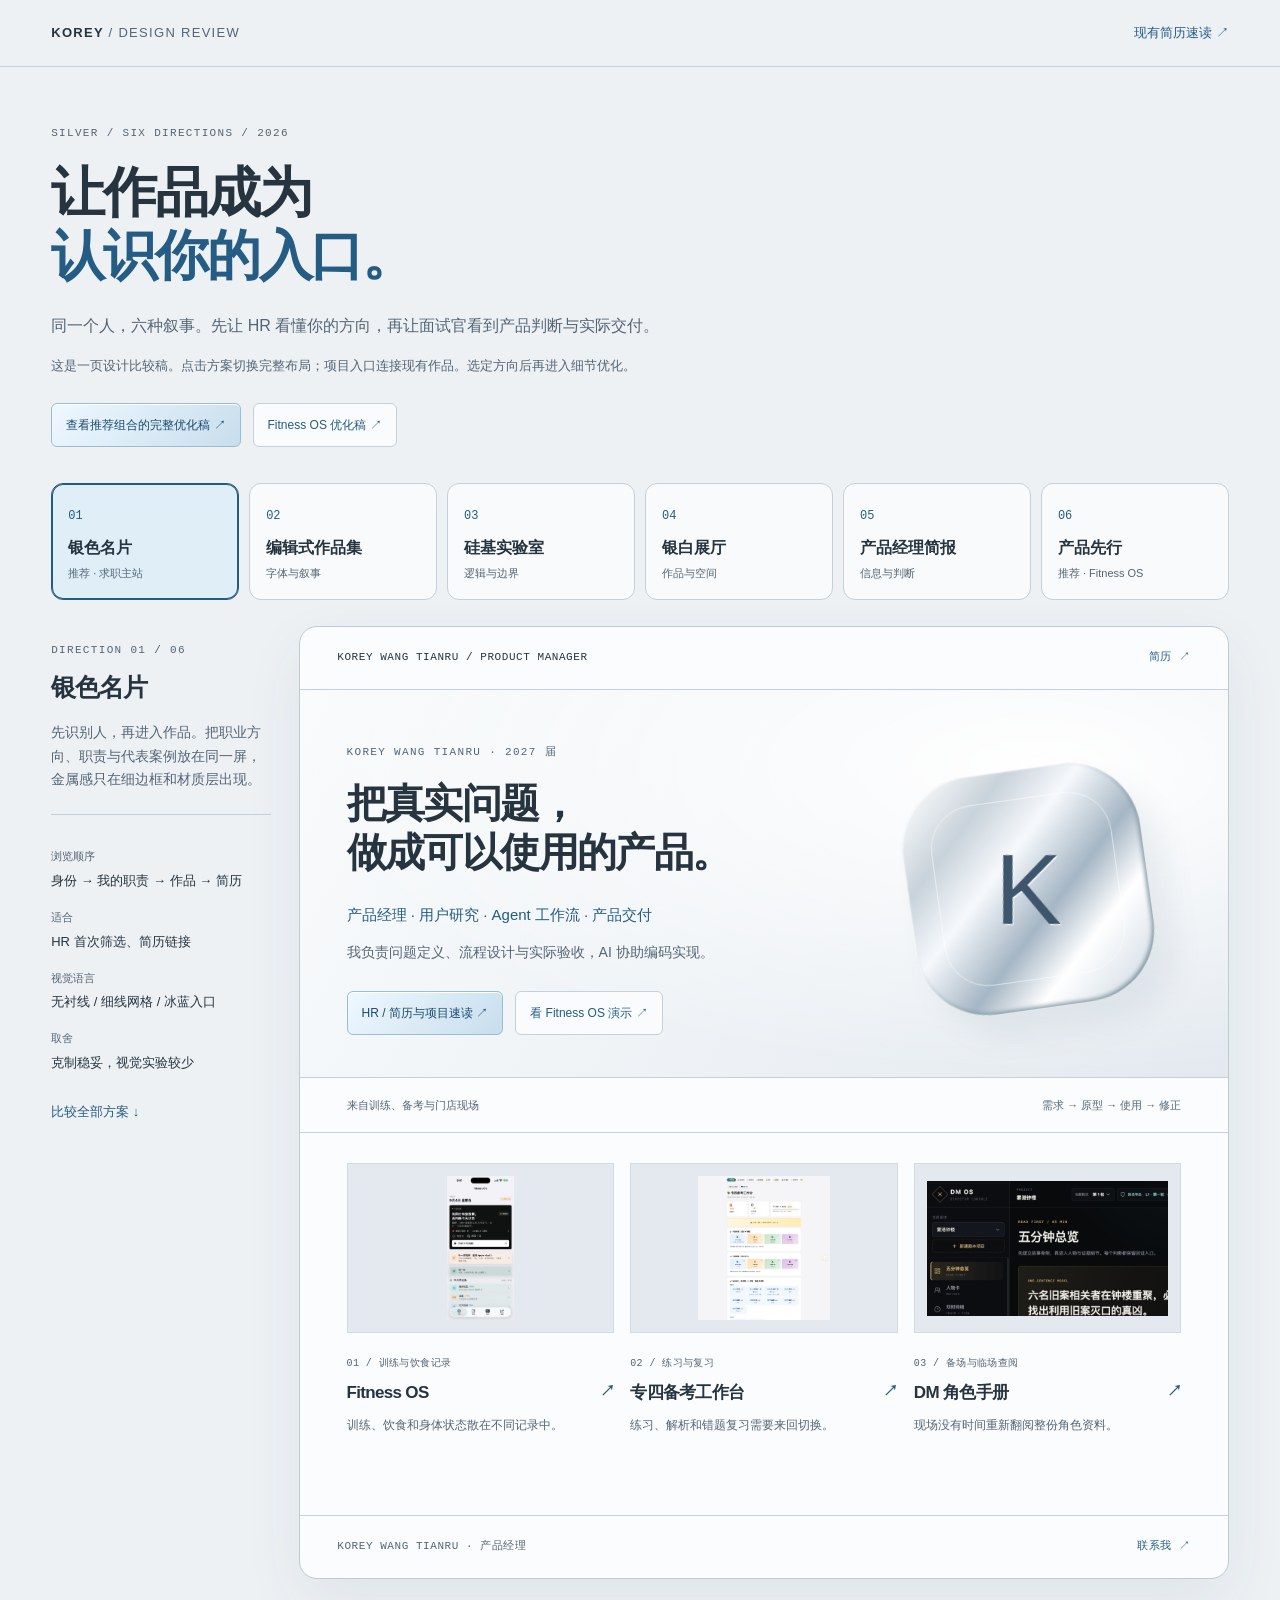
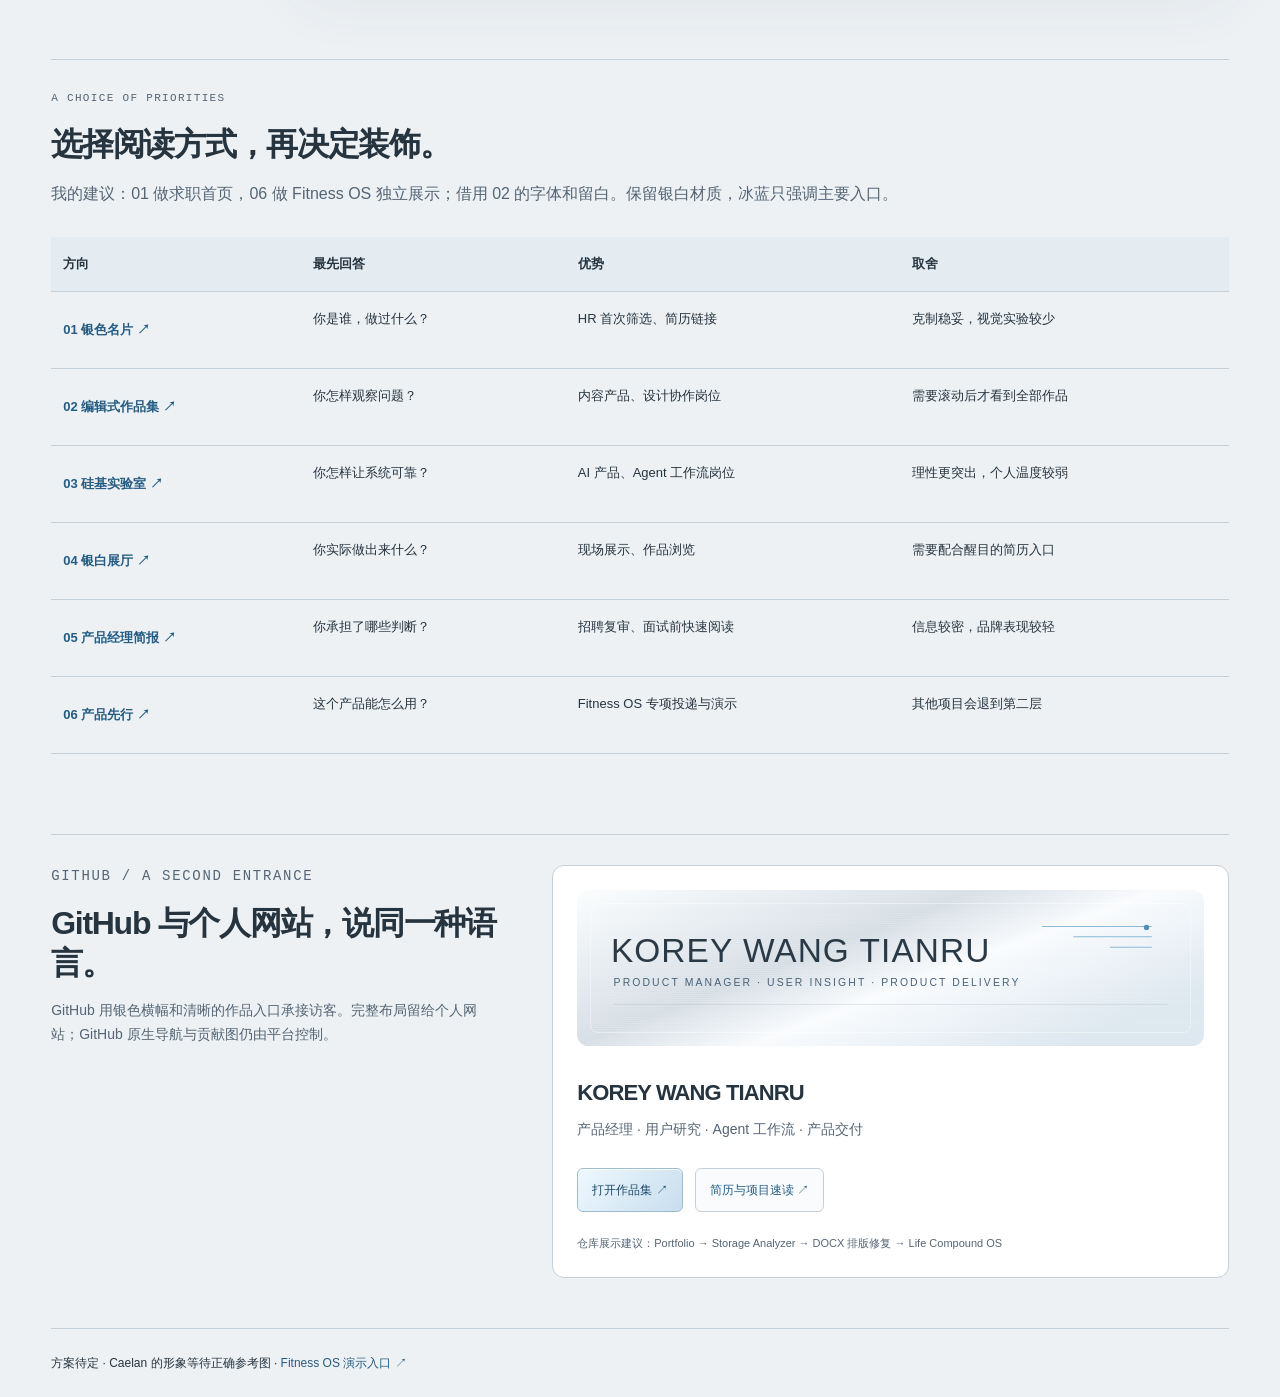
<file: design-directions.html>
<!doctype html>
<html lang="zh-CN">
<head><meta charset="utf-8"><meta name="viewport" content="width=device-width,initial-scale=1"><meta name="theme-color" content="#edf1f4"><meta name="robots" content="noindex"><title>Korey · 六种作品集方向</title><link rel="icon" href="favicon.svg" type="image/svg+xml"><link rel="stylesheet" href="design-directions.css"><script src="design-directions.js" defer></script></head>
<body>
<a class="skip" href="#preview">跳到方案预览</a>
<header class="review-header"><a href="index.html">KOREY <span>/ DESIGN REVIEW</span></a><a href="resume.html">现有简历速读 ↗</a></header>
<main>
<section class="intro"><p class="eyebrow">SILVER / SIX DIRECTIONS / 2026</p><h1>让作品成为<br><em>认识你的入口。</em></h1><p>同一个人，六种叙事。先让 HR 看懂你的方向，再让面试官看到产品判断与实际交付。</p><p class="review-note">这是一页设计比较稿。点击方案切换完整布局；项目入口连接现有作品。选定方向后再进入细节优化。</p><div class="actions"><a class="primary" href="hr-preview.html">查看推荐组合的完整优化稿 ↗</a><a href="fitness-preview.html">Fitness OS 优化稿 ↗</a></div></section>
<nav id="directions" class="directions" aria-label="选择设计方案"></nav>
<div class="review-layout"><aside class="rationale" aria-live="polite"><p class="eyebrow" id="number"></p><h2 id="direction-title"></h2><p id="description"></p><dl id="reasoning"></dl><a href="#comparison">比较全部方案 ↓</a></aside><section id="preview" class="preview" tabindex="-1" aria-label="所选方案实际预览"></section></div>
<section id="comparison" class="comparison"><p class="eyebrow">A CHOICE OF PRIORITIES</p><h2>选择阅读方式，再决定装饰。</h2><p>我的建议：01 做求职首页，06 做 Fitness OS 独立展示；借用 02 的字体和留白。保留银白材质，冰蓝只强调主要入口。</p><div class="table-wrap"><table><thead><tr><th>方向</th><th>最先回答</th><th>优势</th><th>取舍</th></tr></thead><tbody id="comparison-rows"></tbody></table></div></section>
<section class="github-preview"><div><p class="eyebrow">GITHUB / A SECOND ENTRANCE</p><h2>GitHub 与个人网站，说同一种语言。</h2><p>GitHub 用银色横幅和清晰的作品入口承接访客。完整布局留给个人网站；GitHub 原生导航与贡献图仍由平台控制。</p></div><article><img src="github-profile/assets/korey-silver-banner.svg" alt="KOREY WANG TIANRU 产品经理横幅"><h3>KOREY WANG TIANRU</h3><p>产品经理 · 用户研究 · Agent 工作流 · 产品交付</p><div class="actions"><a class="primary" href="index.html">打开作品集 ↗</a><a href="resume.html">简历与项目速读 ↗</a></div><p class="small">仓库展示建议：Portfolio → Storage Analyzer → DOCX 排版修复 → Life Compound OS</p></article></section>
<footer>方案待定 · Caelan 的形象等待正确参考图 · <a href="https://korey2028.tech/fitness/">Fitness OS 演示入口 ↗</a></footer>
</main><noscript><p>启用 JavaScript 可切换六种方案。也可直接查看<a href="index.html">作品集</a>和<a href="work/fitness-os.html">Fitness OS 案例</a>。</p></noscript>
</body></html>
</file>
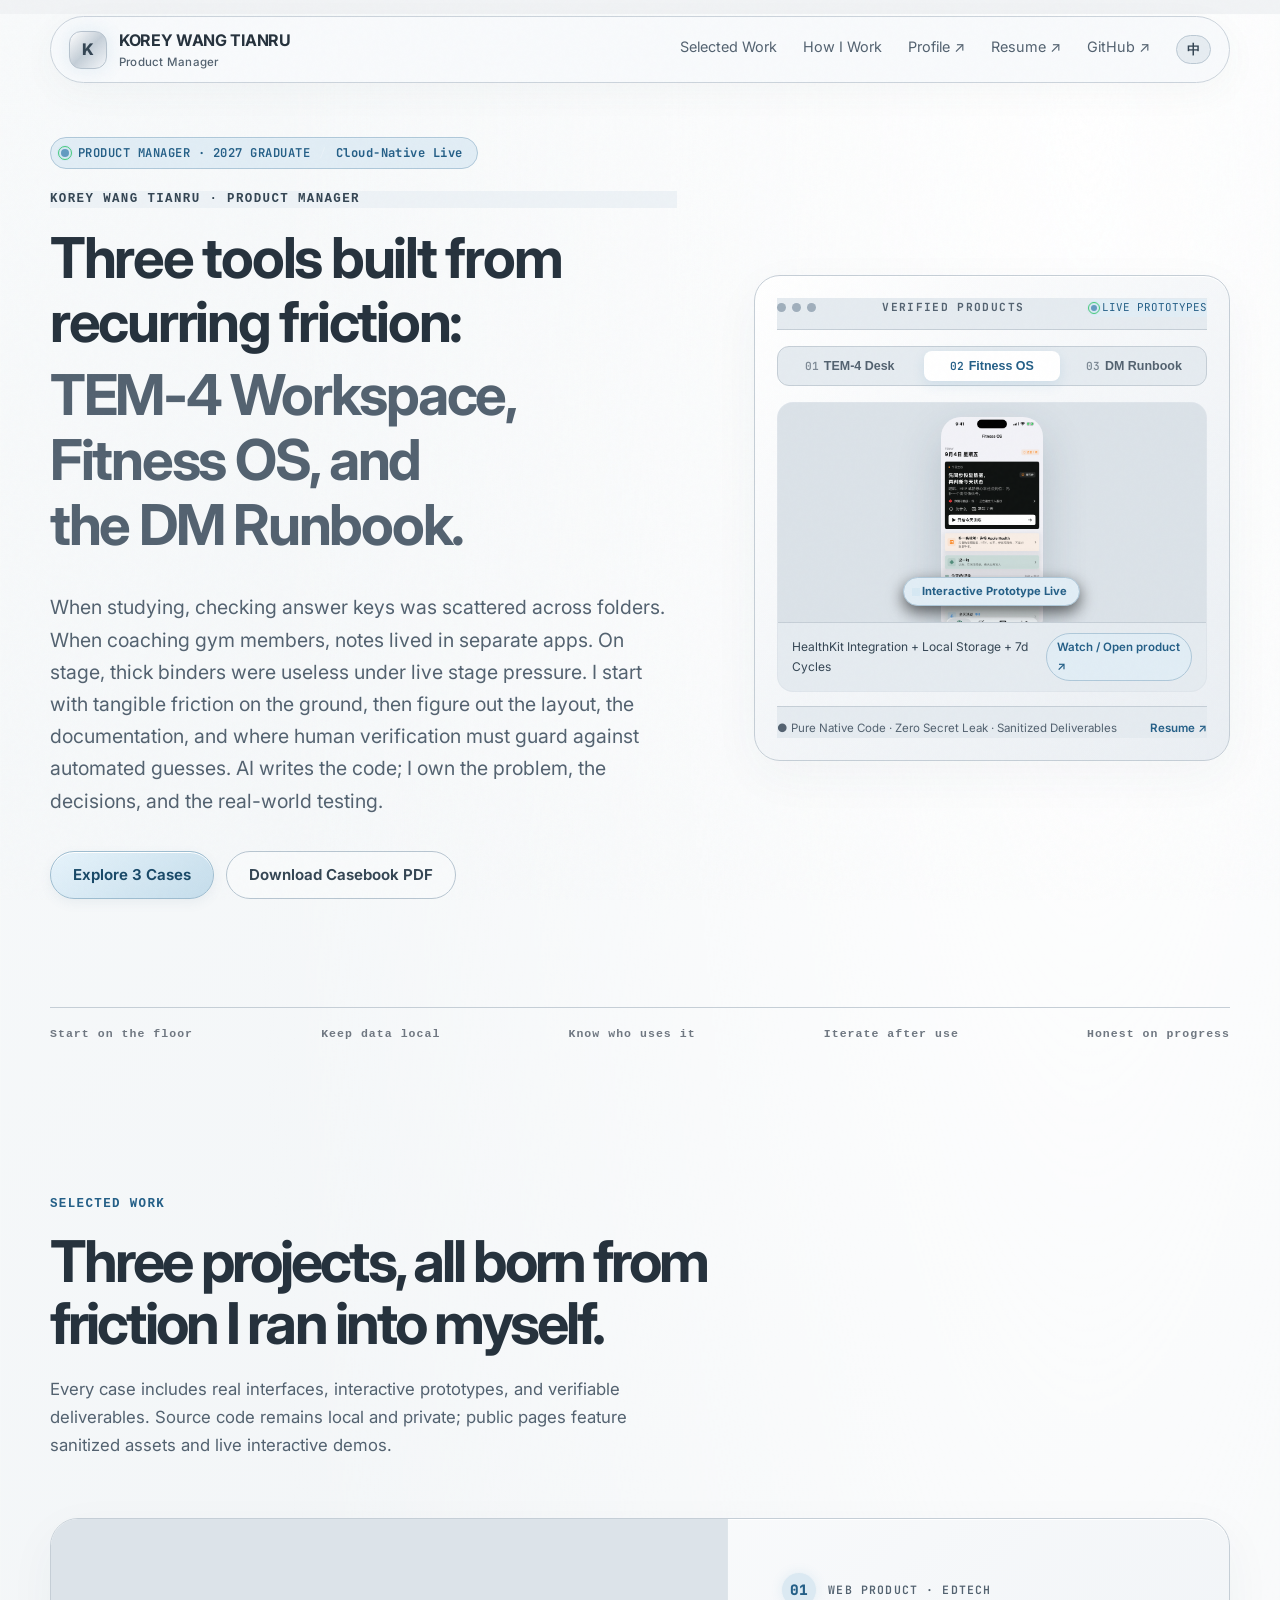
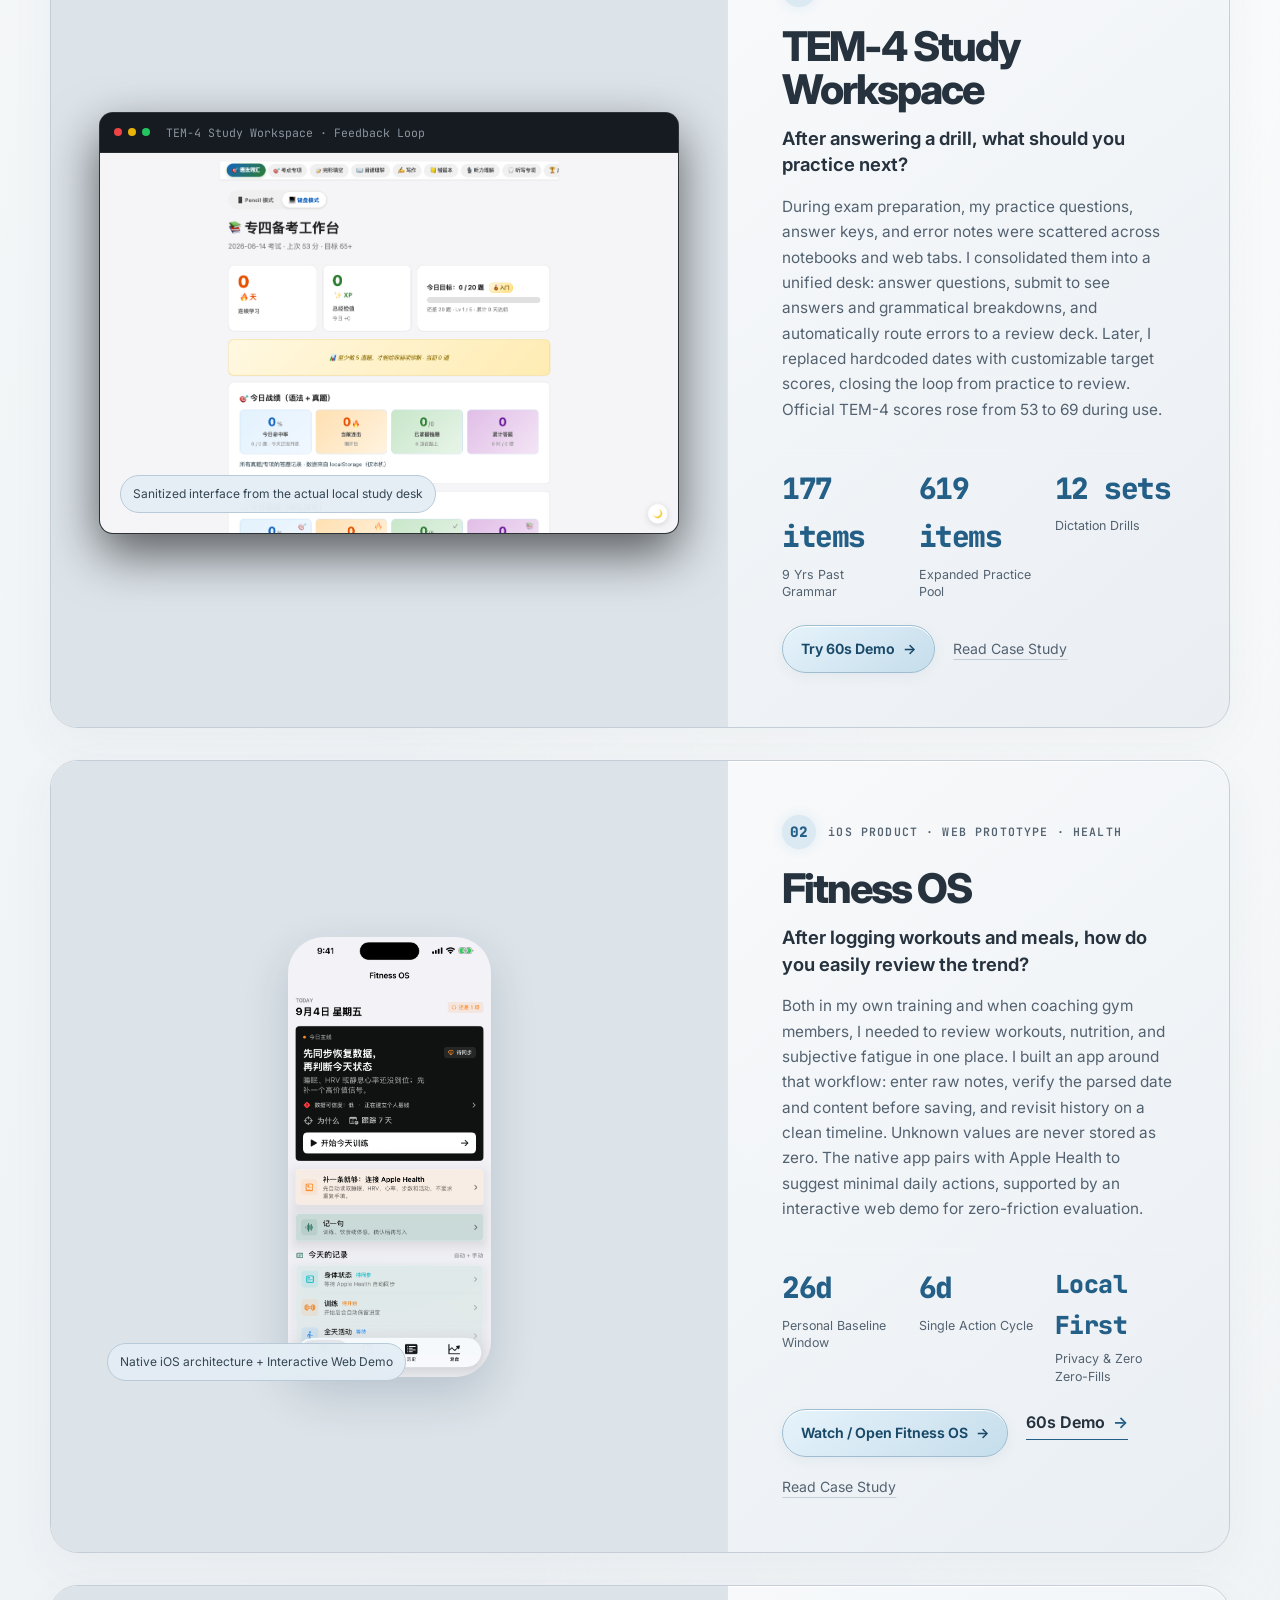
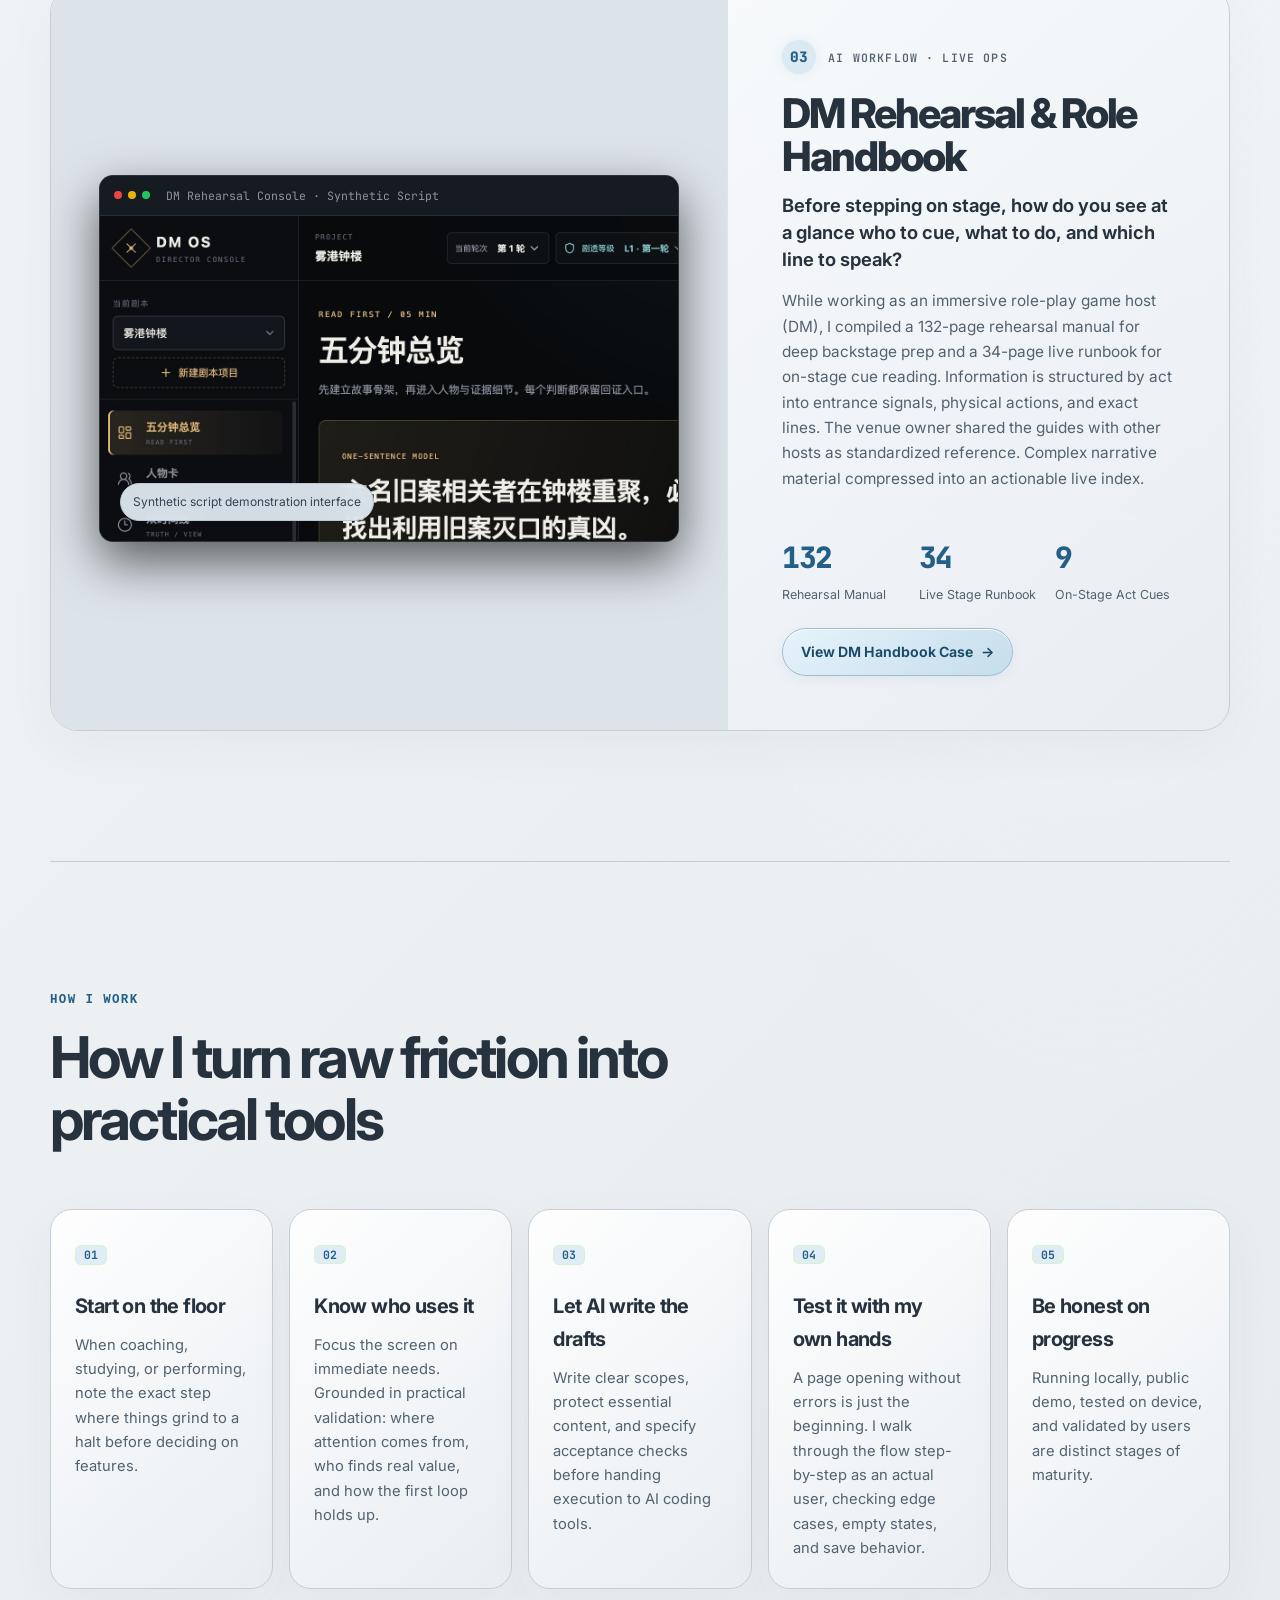
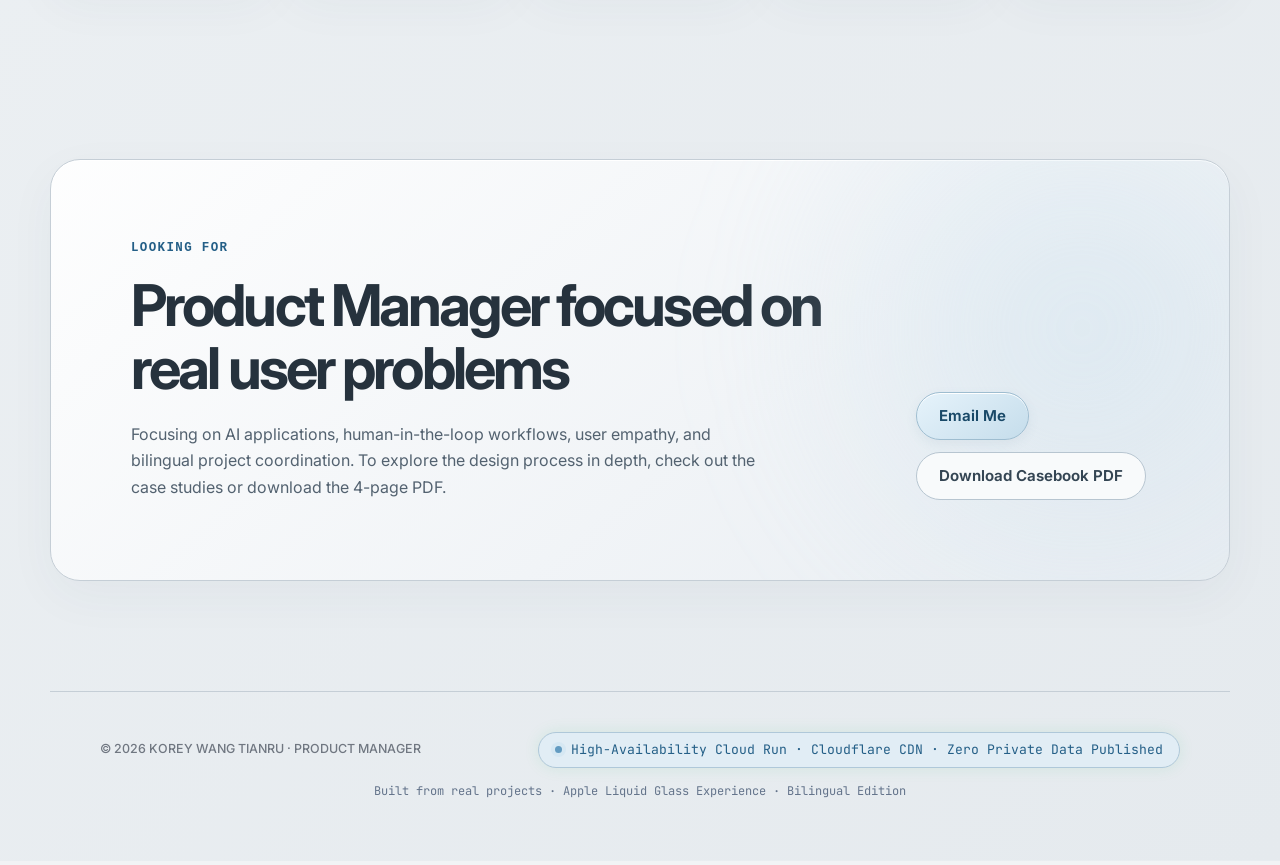
<file: en.html>
<!doctype html>
<html lang="en">
<head>
  <meta charset="utf-8">
  <meta name="viewport" content="width=device-width, initial-scale=1">
  <meta name="description" content="KOREY WANG TIANRU's Product Manager Portfolio: TEM-4 Study Workspace, Fitness OS, and Interactive Role Handbook. Real interfaces, user friction, and verified deliverables.">
  <meta name="theme-color" content="#f1f3f5">
  <link rel="canonical" href="https://korey2028-prog.github.io/portfolio/en.html">
  <link rel="icon" href="favicon.svg" type="image/svg+xml">
  <title>KOREY WANG TIANRU｜Product Manager Portfolio</title>
  <link rel="preconnect" href="https://fonts.googleapis.com">
  <link rel="preconnect" href="https://fonts.gstatic.com" crossorigin>
  <link href="https://fonts.googleapis.com/css2?family=Inter:wght@400;500;600;700;800&family=JetBrains+Mono:wght@400;500;600;700&display=swap" rel="stylesheet">
  <link rel="stylesheet" href="style.css?v=6">
  <link rel="stylesheet" href="apple-experience.css?v=3">
  <link rel="stylesheet" href="silver-theme.css?v=1">
</head>
<body>
  <!-- Ambient Atmosphere & SVG Noise Grain (Apple-grade) -->
  <div class="ambient-mesh" aria-hidden="true">
    <div class="ambient-aurora-1"></div>
    <div class="ambient-aurora-2"></div>
    <div class="ambient-aurora-3"></div>
  </div>
  <div class="ambient-grain" aria-hidden="true"></div>

  <a class="skip-link" href="#main">Skip to main content</a>

  <!-- Floating Frosted Glass Header -->
  <header class="site-header" data-header>
    <a class="brand" href="#top" aria-label="KOREY WANG TIANRU Product Manager Portfolio Home">
      <span class="brand-mark">K</span>
      <span>KOREY WANG TIANRU <small>Product Manager</small></span>
    </a>
    <nav class="nav" aria-label="Main Navigation">
      <a href="#work">Selected Work</a>
      <a href="#method">How I Work</a>
      <a href="dark.html">Profile ↗</a>
      <a href="resume.html">Resume ↗</a>
      <a href="https://github.com/korey2028-prog" target="_blank" rel="noreferrer">GitHub ↗</a>
      <a href="index.html" class="nav-lang-btn" aria-label="Switch to Chinese" style="padding: 3px 10px; border-radius: 999px; background: rgba(255,255,255,0.08); border: 1px solid rgba(255,255,255,0.18); font-size: 0.8rem; font-weight: 600; color: #fff; text-decoration: none;">中</a>
    </nav>
  </header>

  <main id="main">
    <!-- HERO SECTION -->
    <section class="hero" id="top">
      <div class="hero-grid">
        <div class="hero-copy reveal">
          <div class="live-status-pill">
            <span class="pulse-dot"></span>
            <span>PRODUCT MANAGER · 2027 GRADUATE</span>
            <span class="pill-divider">/</span>
            <span class="pill-highlight">Cloud-Native Live</span>
          </div>

          <p class="eyebrow">KOREY WANG TIANRU · PRODUCT MANAGER</p>
          <h1 class="hero-title">Three tools built from recurring friction: <span>TEM-4 Workspace, Fitness OS, and the DM Runbook.</span></h1>
          <p class="hero-lead">When studying, checking answer keys was scattered across folders. When coaching gym members, notes lived in separate apps. On stage, thick binders were useless under live stage pressure. I start with tangible friction on the ground, then figure out the layout, the documentation, and where human verification must guard against automated guesses. AI writes the code; I own the problem, the decisions, and the real-world testing.</p>
          <div class="hero-actions">
            <a class="button primary magnetic-btn" href="#work">Explore 3 Cases</a>
            <a class="button secondary magnetic-btn" href="assets/product-casebook-wang-tianru.pdf">Download Casebook PDF</a>
          </div>
        </div>

        <!-- Interactive Product Terminal Showcase -->
        <div class="hero-showcase-container reveal" data-tilt-container aria-label="Product Showcase Viewport">
          <div class="hero-showcase-3d" data-tilt-target>
            <div class="showcase-glare"></div>
            
            <div class="showcase-header">
              <div class="showcase-dots"><span></span><span></span><span></span></div>
              <div class="showcase-title-tag">VERIFIED PRODUCTS</div>
              <div class="showcase-live-badge"><span class="pulse-dot" style="width:6px;height:6px;"></span> LIVE PROTOTYPES</div>
            </div>

            <!-- Tab Switcher -->
            <div class="showcase-tabs" role="tablist">
              <button class="showcase-tab-btn" data-stage-tab="tem4" role="tab"><span>01</span> TEM-4 Desk</button>
              <button class="showcase-tab-btn active" data-stage-tab="fitness" role="tab"><span>02</span> Fitness OS</button>
              <button class="showcase-tab-btn" data-stage-tab="dm" role="tab"><span>03</span> DM Runbook</button>
            </div>

            <!-- Stage Screen Area -->
            <div class="showcase-stage-viewport">
              <!-- Slide 1: TEM-4 -->
              <div class="stage-slide" data-slide-id="tem4">
                <div class="stage-browser-header">
                  <span class="browser-dot"></span><span class="browser-dot"></span><span class="browser-dot"></span>
                  <span class="browser-url">tem4-workbench.local · Revision Loop</span>
                </div>
                <div class="stage-img-wrap">
                  <img src="assets/tem4-workbench-preview.png" alt="TEM-4 Study Workspace Demo" loading="eager">
                </div>
                <div class="stage-overlay-bar">
                  <span>9 Yrs Past Papers · 627 Question Pool · Mistake Diagnostics</span>
                  <a href="#tem4" class="stage-link-pill">View Case →</a>
                </div>
              </div>

              <!-- Slide 2: Fitness OS (Default Active) -->
              <div class="stage-slide active" data-slide-id="fitness">
                <div class="stage-phone-frame">
                  <div class="phone-speaker"></div>
                  <img src="assets/fitness-os-today.png" alt="Fitness OS iPhone Prototype" loading="eager">
                  <div class="stage-pwa-badge">
                    <span class="pwa-dot"></span>
                    <span>Interactive Prototype Live</span>
                  </div>
                </div>
                <div class="stage-overlay-bar">
                  <span>HealthKit Integration + Local Storage + 7d Cycles</span>
                  <a href="https://korey2028.tech/fitness/?lang=en" target="_blank" class="stage-link-pill">Watch / Open product ↗</a>
                </div>
              </div>

              <!-- Slide 3: DM OS -->
              <div class="stage-slide" data-slide-id="dm">
                <div class="stage-browser-header">
                  <span class="browser-dot"></span><span class="browser-dot"></span><span class="browser-dot"></span>
                  <span class="browser-url">dm-console · Performer Rehearsal</span>
                </div>
                <div class="stage-img-wrap">
                  <img src="assets/dm-os.png" alt="DM Rehearsal Console" loading="eager">
                </div>
                <div class="stage-overlay-bar">
                  <span>132p Prep Guide · 34p Live Runbook · 9-Act Stage Cues</span>
                  <a href="#dm-handbook" class="stage-link-pill">View Case →</a>
                </div>
              </div>
            </div>

            <!-- Bottom Quick Link -->
            <div class="showcase-status-footer">
              <span>● Pure Native Code · Zero Secret Leak · Sanitized Deliverables</span>
              <a href="resume.html" style="color:var(--apple-lime); font-weight:600;">Resume ↗</a>
            </div>
          </div>
        </div>
      </div>

      <div class="signal-row" aria-label="Core Principles">
        <span>Start on the floor</span>
        <span>Keep data local</span>
        <span>Know who uses it</span>
        <span>Iterate after use</span>
        <span>Honest on progress</span>
      </div>
    </section>

    <!-- SELECTED WORK SECTION -->
    <section class="work" id="work">
      <div class="section-heading reveal">
        <p class="eyebrow">SELECTED WORK</p>
        <h2>Three projects, all born from friction I ran into myself.</h2>
        <p>Every case includes real interfaces, interactive prototypes, and verifiable deliverables. Source code remains local and private; public pages feature sanitized assets and live interactive demos.</p>
      </div>

      <div class="bento-container">
        <!-- 01 PROJECT CARD: TEM-4 Study Workspace -->
        <article class="bento-card bento-card-full reveal" id="tem4">
          <div class="bento-media-split">
            <div class="browser-window-frame">
              <div class="browser-bar">
                <span class="b-dot"></span><span class="b-dot"></span><span class="b-dot"></span>
                <span class="b-title">TEM-4 Study Workspace · Feedback Loop</span>
              </div>
              <img src="assets/tem4-workbench-preview.png" alt="TEM-4 Study Workspace Interface" loading="lazy">
              <span class="media-note">Sanitized interface from the actual local study desk</span>
            </div>
          </div>

          <div class="bento-content-split">
            <div>
              <div class="bento-tag-row">
                <span class="bento-num">01</span>
                <span class="bento-category">WEB PRODUCT · EDTECH</span>
              </div>
              <h3 class="bento-title">TEM-4 Study Workspace</h3>
              <p class="bento-question">After answering a drill, what should you practice next?</p>
              <p class="bento-desc">During exam preparation, my practice questions, answer keys, and error notes were scattered across notebooks and web tabs. I consolidated them into a unified desk: answer questions, submit to see answers and grammatical breakdowns, and automatically route errors to a review deck. Later, I replaced hardcoded dates with customizable target scores, closing the loop from practice to review. Official TEM-4 scores rose from 53 to 69 during use.</p>
            </div>

            <div>
              <dl class="bento-metrics">
                <div class="bento-metric-item">
                  <span class="bento-metric-val" data-count="180" data-suffix=" items">180</span>
                  <dd class="bento-metric-label">9 Yrs Past Grammar</dd>
                </div>
                <div class="bento-metric-item">
                  <span class="bento-metric-val" data-count="627" data-suffix=" items">627</span>
                  <dd class="bento-metric-label">Expanded Practice Pool</dd>
                </div>
                <div class="bento-metric-item">
                  <span class="bento-metric-val" data-count="13" data-suffix=" sets">13</span>
                  <dd class="bento-metric-label">Dictation Drills</dd>
                </div>
              </dl>

              <div class="project-link-row">
                <a class="button primary magnetic-btn" href="demo/tem4-loop.html" style="padding: 9px 18px; font-size: 0.88rem; border-radius: 999px;">
                  Try 60s Demo <span>→</span>
                </a>
                <a class="quiet-link" href="work/tem4.html">Read Case Study</a>
              </div>
            </div>
          </div>
        </article>

        <!-- 02 PROJECT CARD: Fitness OS -->
        <article class="bento-card bento-card-full reveal" id="fitness-os">
          <div class="bento-media-split">
            <div class="phone-showcase-frame">
              <img src="assets/fitness-os-today.png" alt="Fitness OS iPhone Today View" loading="lazy">
              <span class="media-note">Native iOS architecture + Interactive Web Demo</span>
            </div>
          </div>

          <div class="bento-content-split">
            <div>
              <div class="bento-tag-row">
                <span class="bento-num">02</span>
                <span class="bento-category">iOS PRODUCT · WEB PROTOTYPE · HEALTH</span>
              </div>
              <h3 class="bento-title">Fitness OS</h3>
              <p class="bento-question">After logging workouts and meals, how do you easily review the trend?</p>
              <p class="bento-desc">Both in my own training and when coaching gym members, I needed to review workouts, nutrition, and subjective fatigue in one place. I built an app around that workflow: enter raw notes, verify the parsed date and content before saving, and revisit history on a clean timeline. Unknown values are never stored as zero. The native app pairs with Apple Health to suggest minimal daily actions, supported by an interactive web demo for zero-friction evaluation.</p>
            </div>

            <div>
              <dl class="bento-metrics">
                <div class="bento-metric-item">
                  <span class="bento-metric-val" data-count="28" data-suffix="d">28d</span>
                  <dd class="bento-metric-label">Personal Baseline Window</dd>
                </div>
                <div class="bento-metric-item">
                  <span class="bento-metric-val" data-count="7" data-suffix="d">7d</span>
                  <dd class="bento-metric-label">Single Action Cycle</dd>
                </div>
                <div class="bento-metric-item">
                  <span class="bento-metric-val" style="font-size: 1.55rem; letter-spacing: -0.02em;">Local First</span>
                  <dd class="bento-metric-label">Privacy & Zero Zero-Fills</dd>
                </div>
              </dl>

              <div class="project-link-row">
                <a class="button primary magnetic-btn" href="https://korey2028.tech/fitness/?lang=en" style="padding: 9px 18px; font-size: 0.88rem; border-radius: 999px;">
                  Watch / Open Fitness OS <span>→</span>
                </a>
                <a class="text-link magnetic-btn" href="demo/fitness-os.html">60s Demo <span>→</span></a>
                <a class="quiet-link" href="work/fitness-os.html">Read Case Study</a>
              </div>
            </div>
          </div>
        </article>

        <!-- 03 PROJECT CARD: DM Rehearsal & Role Handbook -->
        <article class="bento-card bento-card-full reveal" id="dm-handbook">
          <div class="bento-media-split">
            <div class="browser-window-frame dm-frame">
              <div class="browser-bar">
                <span class="b-dot"></span><span class="b-dot"></span><span class="b-dot"></span>
                <span class="b-title">DM Rehearsal Console · Synthetic Script</span>
              </div>
              <img src="assets/dm-os.png" alt="DM Rehearsal System Overview" loading="lazy">
              <span class="media-note">Synthetic script demonstration interface</span>
            </div>
          </div>

          <div class="bento-content-split">
            <div>
              <div class="bento-tag-row">
                <span class="bento-num">03</span>
                <span class="bento-category">AI WORKFLOW · LIVE OPS</span>
              </div>
              <h3 class="bento-title">DM Rehearsal & Role Handbook</h3>
              <p class="bento-question">Before stepping on stage, how do you see at a glance who to cue, what to do, and which line to speak?</p>
              <p class="bento-desc">While working as an immersive role-play game host (DM), I compiled a 132-page rehearsal manual for deep backstage prep and a 34-page live runbook for on-stage cue reading. Information is structured by act into entrance signals, physical actions, and exact lines. The venue owner shared the guides with other hosts as standardized reference. Complex narrative material compressed into an actionable live index.</p>
            </div>

            <div>
              <dl class="bento-metrics">
                <div class="bento-metric-item">
                  <span class="bento-metric-val" data-count="132" data-suffix=" pages">132</span>
                  <dd class="bento-metric-label">Rehearsal Manual</dd>
                </div>
                <div class="bento-metric-item">
                  <span class="bento-metric-val" data-count="34" data-suffix=" pages">34</span>
                  <dd class="bento-metric-label">Live Stage Runbook</dd>
                </div>
                <div class="bento-metric-item">
                  <span class="bento-metric-val" data-count="9" data-suffix=" acts">9</span>
                  <dd class="bento-metric-label">On-Stage Act Cues</dd>
                </div>
              </dl>

              <div class="project-link-row">
                <a class="button primary magnetic-btn" href="work/dm-rehearsal.html#handbook" style="padding: 9px 18px; font-size: 0.88rem; border-radius: 999px;">
                  View DM Handbook Case <span>→</span>
                </a>
              </div>
            </div>
          </div>
        </article>
      </div>
    </section>

    <!-- METHOD SECTION -->
    <section class="method" id="method">
      <div class="section-heading reveal">
        <p class="eyebrow">HOW I WORK</p>
        <h2>How I turn raw friction into practical tools</h2>
      </div>
      <div class="method-grid">
        <article class="reveal">
          <span>01</span>
          <h3>Start on the floor</h3>
          <p>When coaching, studying, or performing, note the exact step where things grind to a halt before deciding on features.</p>
        </article>
        <article class="reveal">
          <span>02</span>
          <h3>Know who uses it</h3>
          <p>Focus the screen on immediate needs. Grounded in practical validation: where attention comes from, who finds real value, and how the first loop holds up.</p>
        </article>
        <article class="reveal">
          <span>03</span>
          <h3>Let AI write the drafts</h3>
          <p>Write clear scopes, protect essential content, and specify acceptance checks before handing execution to AI coding tools.</p>
        </article>
        <article class="reveal">
          <span>04</span>
          <h3>Test it with my own hands</h3>
          <p>A page opening without errors is just the beginning. I walk through the flow step-by-step as an actual user, checking edge cases, empty states, and save behavior.</p>
        </article>
        <article class="reveal">
          <span>05</span>
          <h3>Be honest on progress</h3>
          <p>Running locally, public demo, tested on device, and validated by users are distinct stages of maturity.</p>
        </article>
      </div>
    </section>

    <!-- CLOSING SECTION -->
    <section class="closing">
      <div class="closing-copy reveal">
        <p class="eyebrow">LOOKING FOR</p>
        <h2>Product Manager focused on real user problems</h2>
        <p>Focusing on AI applications, human-in-the-loop workflows, user empathy, and bilingual project coordination. To explore the design process in depth, check out the case studies or download the 4-page PDF.</p>
      </div>
      <div class="closing-actions">
        <a class="button primary magnetic-btn reveal" href="mailto:korey2028@gmail.com">Email Me</a>
        <a class="button secondary magnetic-btn reveal" href="assets/product-casebook-wang-tianru.pdf">Download Casebook PDF</a>
      </div>
    </section>
  </main>

  <!-- APPLE-GRADE FOOTER -->
  <footer style="display: flex; flex-direction: column; gap: 14px; align-items: center; text-align: center; padding: 40px 0 60px;">
    <div style="display: flex; justify-content: space-between; align-items: center; width: 100%; max-width: 1080px; flex-wrap: wrap; gap: 14px;">
      <span style="font-weight: 500;">© <span data-year></span> KOREY WANG TIANRU · PRODUCT MANAGER</span>
      <span class="cloud-status-badge">
        <span class="cloud-status-dot"></span>
        High-Availability Cloud Run · Cloudflare CDN · Zero Private Data Published
      </span>
    </div>
    <div style="font-size: 0.75rem; color: #64748b; font-family: var(--font-mono);">
      Built from real projects · Apple Liquid Glass Experience · Bilingual Edition
    </div>
  </footer>

  <script src="script.js?v=7"></script>
</body>
</html>
</file>
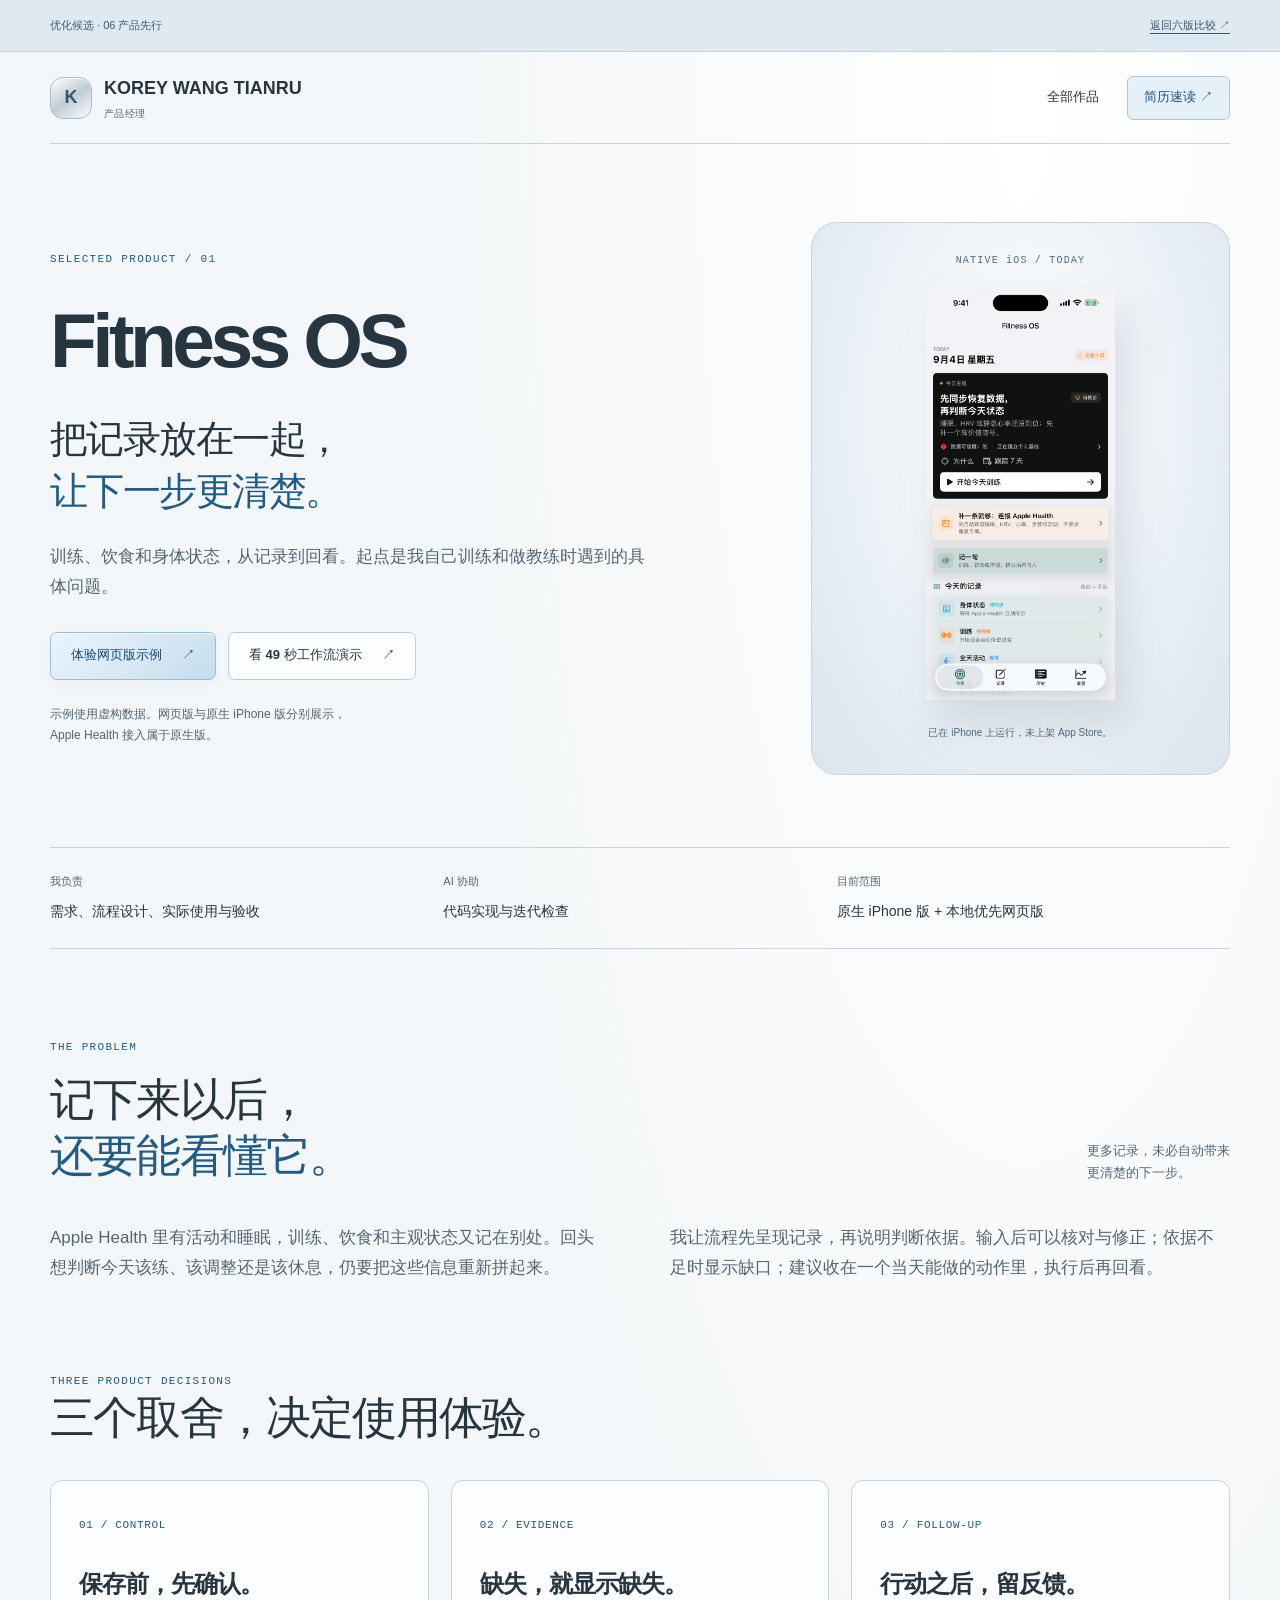
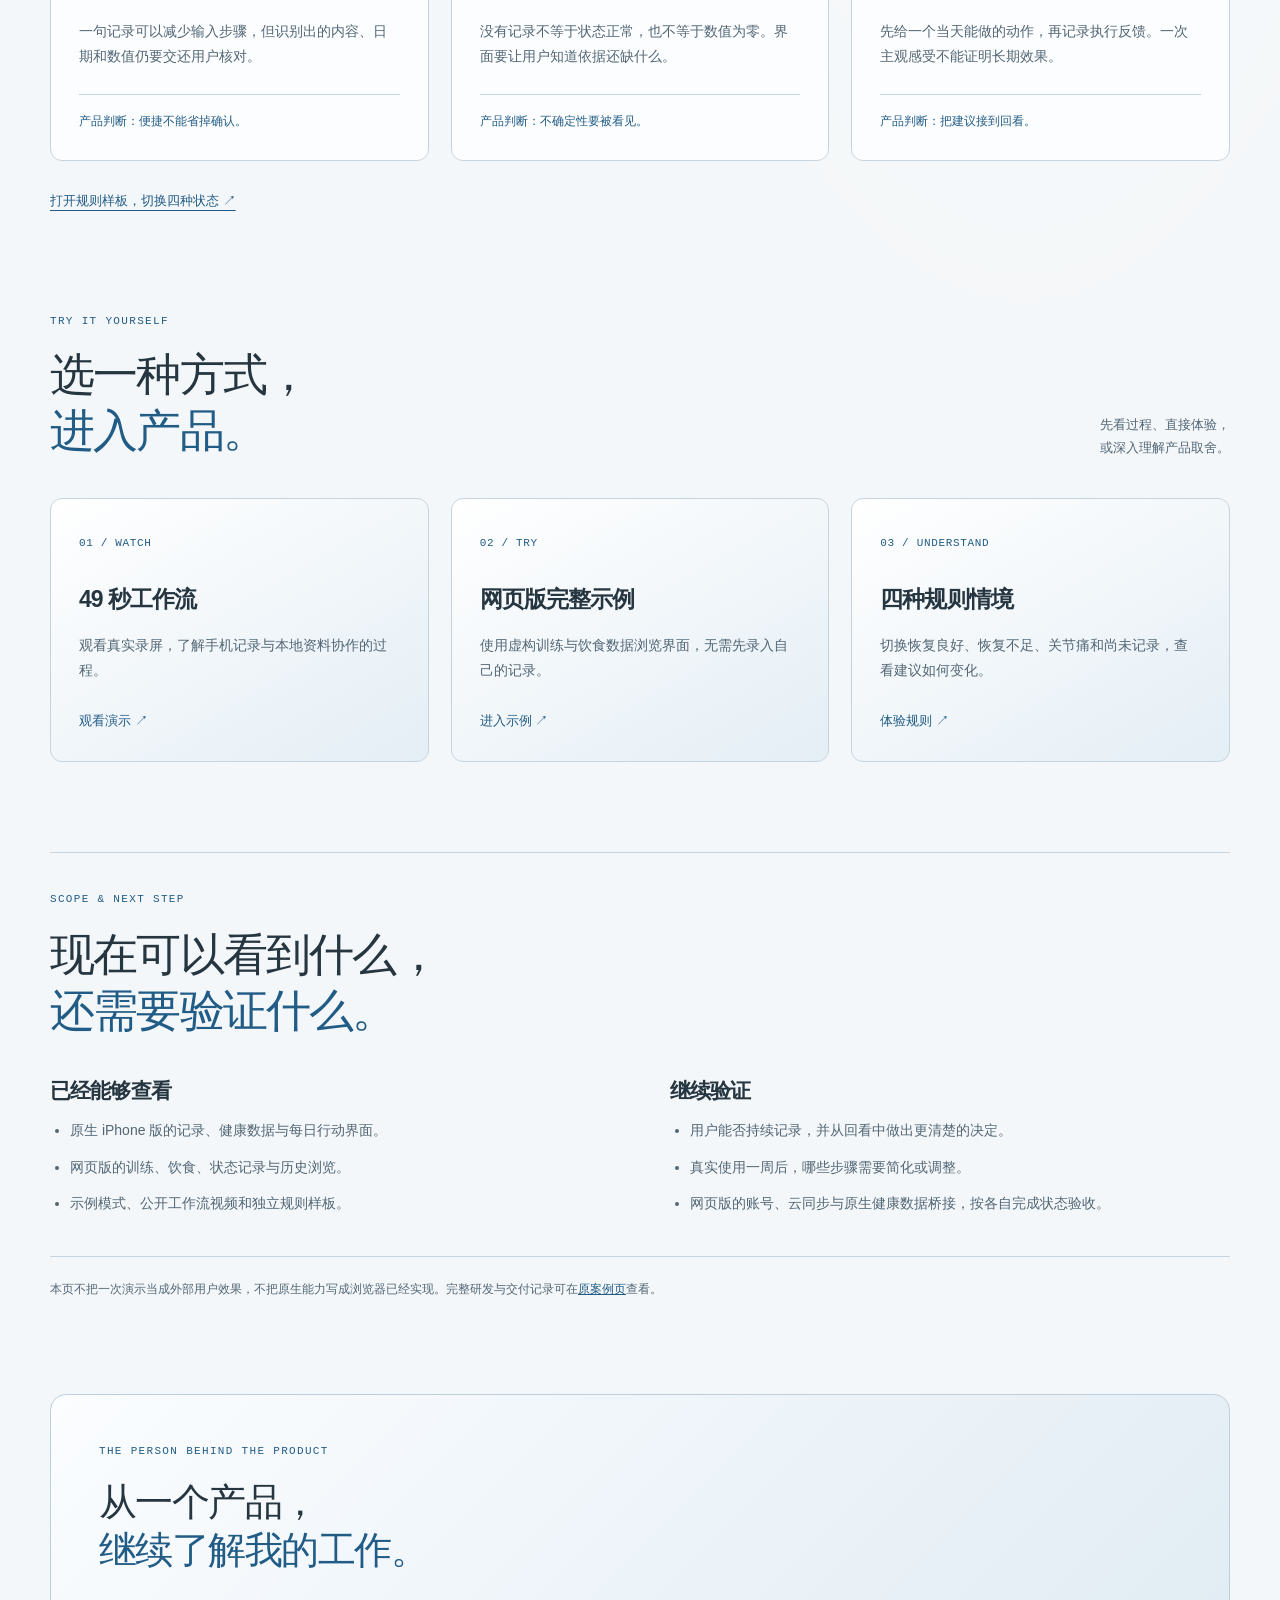
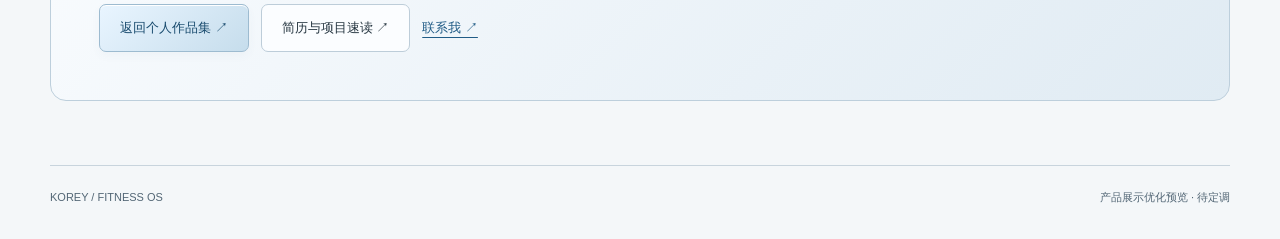
<file: fitness-preview.html>
<!doctype html>
<html lang="zh-CN"><head><meta charset="utf-8"><meta name="viewport" content="width=device-width,initial-scale=1"><meta name="theme-color" content="#eff3f6"><meta name="robots" content="noindex"><meta name="description" content="Fitness OS 产品案例：把训练、饮食与身体状态放在一起。查看产品取舍、真实演示与可交互的网页版。"><title>Fitness OS｜Korey 产品案例 · 优化预览</title><link rel="icon" href="favicon.svg"><link rel="stylesheet" href="portfolio-preview.css"></head>
<body class="fitness-story"><a class="skip" href="#main">跳到正文</a><div class="review-bar"><span>优化候选 · 06 产品先行</span><a href="design-directions.html#product">返回六版比较 ↗</a></div><header class="header"><a class="brand" href="hr-preview.html"><span class="monogram">K</span><span>KOREY WANG TIANRU <small>产品经理</small></span></a><nav aria-label="案例导航"><a href="hr-preview.html#work">全部作品</a><a class="nav-resume" href="resume.html">简历速读 ↗</a></nav></header>
<main id="main"><section class="hero product-hero"><div class="hero-copy"><p class="eyebrow">SELECTED PRODUCT / 01</p><h1>Fitness OS</h1><h2>把记录放在一起，<br><em>让下一步更清楚。</em></h2><p class="lead">训练、饮食和身体状态，从记录到回看。起点是我自己训练和做教练时遇到的具体问题。</p><div class="actions"><a class="button primary" href="https://korey2028.tech/fitness/app/?demo=1&amp;lang=zh" target="_blank" rel="noreferrer">体验网页版示例 <span>↗</span></a><a class="button" href="https://korey2028.tech/fitness/" target="_blank" rel="noreferrer">看 49 秒工作流演示 <span>↗</span></a></div><p class="ownership">示例使用虚构数据。网页版与原生 iPhone 版分别展示，<br>Apple Health 接入属于原生版。</p></div><div class="device-stage"><span class="stage-caption">NATIVE iOS / TODAY</span><img src="assets/fitness-os-today.png" width="430" height="932" alt="Fitness OS 原生 iPhone 版今日页面"><span class="stage-note">已在 iPhone 上运行，未上架 App Store。</span></div></section>
<dl class="project-summary"><div><dt>我负责</dt><dd>需求、流程设计、实际使用与验收</dd></div><div><dt>AI 协助</dt><dd>代码实现与迭代检查</dd></div><div><dt>目前范围</dt><dd>原生 iPhone 版 + 本地优先网页版</dd></div></dl>
<section class="section problem"><div class="section-title"><div><p class="eyebrow">THE PROBLEM</p><h2>记下来以后，<br><em>还要能看懂它。</em></h2></div><p>更多记录，未必自动带来<br>更清楚的下一步。</p></div><div class="two-columns"><p>Apple Health 里有活动和睡眠，训练、饮食和主观状态又记在别处。回头想判断今天该练、该调整还是该休息，仍要把这些信息重新拼起来。</p><p>我让流程先呈现记录，再说明判断依据。输入后可以核对与修正；依据不足时显示缺口；建议收在一个当天能做的动作里，执行后再回看。</p></div></section>
<section class="section"><p class="eyebrow">THREE PRODUCT DECISIONS</p><h2>三个取舍，决定使用体验。</h2><div class="decision-grid"><article><span>01 / CONTROL</span><h3>保存前，先确认。</h3><p>一句记录可以减少输入步骤，但识别出的内容、日期和数值仍要交还用户核对。</p><div class="decision-note">产品判断：便捷不能省掉确认。</div></article><article><span>02 / EVIDENCE</span><h3>缺失，就显示缺失。</h3><p>没有记录不等于状态正常，也不等于数值为零。界面要让用户知道依据还缺什么。</p><div class="decision-note">产品判断：不确定性要被看见。</div></article><article><span>03 / FOLLOW-UP</span><h3>行动之后，留反馈。</h3><p>先给一个当天能做的动作，再记录执行反馈。一次主观感受不能证明长期效果。</p><div class="decision-note">产品判断：把建议接到回看。</div></article></div><a class="text-link" href="demo/fitness-os.html">打开规则样板，切换四种状态 ↗</a></section>
<section class="section"><div class="section-title"><div><p class="eyebrow">TRY IT YOURSELF</p><h2>选一种方式，<br><em>进入产品。</em></h2></div><p>先看过程、直接体验，<br>或深入理解产品取舍。</p></div><div class="entry-grid"><a href="https://korey2028.tech/fitness/" target="_blank" rel="noreferrer"><span>01 / WATCH</span><h3>49 秒工作流</h3><p>观看真实录屏，了解手机记录与本地资料协作的过程。</p><b>观看演示 ↗</b></a><a href="https://korey2028.tech/fitness/app/?demo=1&amp;lang=zh" target="_blank" rel="noreferrer"><span>02 / TRY</span><h3>网页版完整示例</h3><p>使用虚构训练与饮食数据浏览界面，无需先录入自己的记录。</p><b>进入示例 ↗</b></a><a href="demo/fitness-os.html"><span>03 / UNDERSTAND</span><h3>四种规则情境</h3><p>切换恢复良好、恢复不足、关节痛和尚未记录，查看建议如何变化。</p><b>体验规则 ↗</b></a></div></section>
<section class="section scope"><p class="eyebrow">SCOPE & NEXT STEP</p><h2>现在可以看到什么，<br><em>还需要验证什么。</em></h2><div class="two-columns"><div><h3>已经能够查看</h3><ul><li>原生 iPhone 版的记录、健康数据与每日行动界面。</li><li>网页版的训练、饮食、状态记录与历史浏览。</li><li>示例模式、公开工作流视频和独立规则样板。</li></ul></div><div><h3>继续验证</h3><ul><li>用户能否持续记录，并从回看中做出更清楚的决定。</li><li>真实使用一周后，哪些步骤需要简化或调整。</li><li>网页版的账号、云同步与原生健康数据桥接，按各自完成状态验收。</li></ul></div></div><p class="scope-footer">本页不把一次演示当成外部用户效果，不把原生能力写成浏览器已经实现。完整研发与交付记录可在<a href="work/fitness-os.html">原案例页</a>查看。</p></section>
<section class="closing"><p class="eyebrow">THE PERSON BEHIND THE PRODUCT</p><h2>从一个产品，<br><em>继续了解我的工作。</em></h2><div class="actions"><a class="button primary" href="hr-preview.html">返回个人作品集 ↗</a><a class="button" href="resume.html">简历与项目速读 ↗</a><a class="text-link" href="mailto:korey2028@gmail.com">联系我 ↗</a></div></section></main><footer><span>KOREY / FITNESS OS</span><span>产品展示优化预览 · 待定调</span></footer></body></html>
</file>
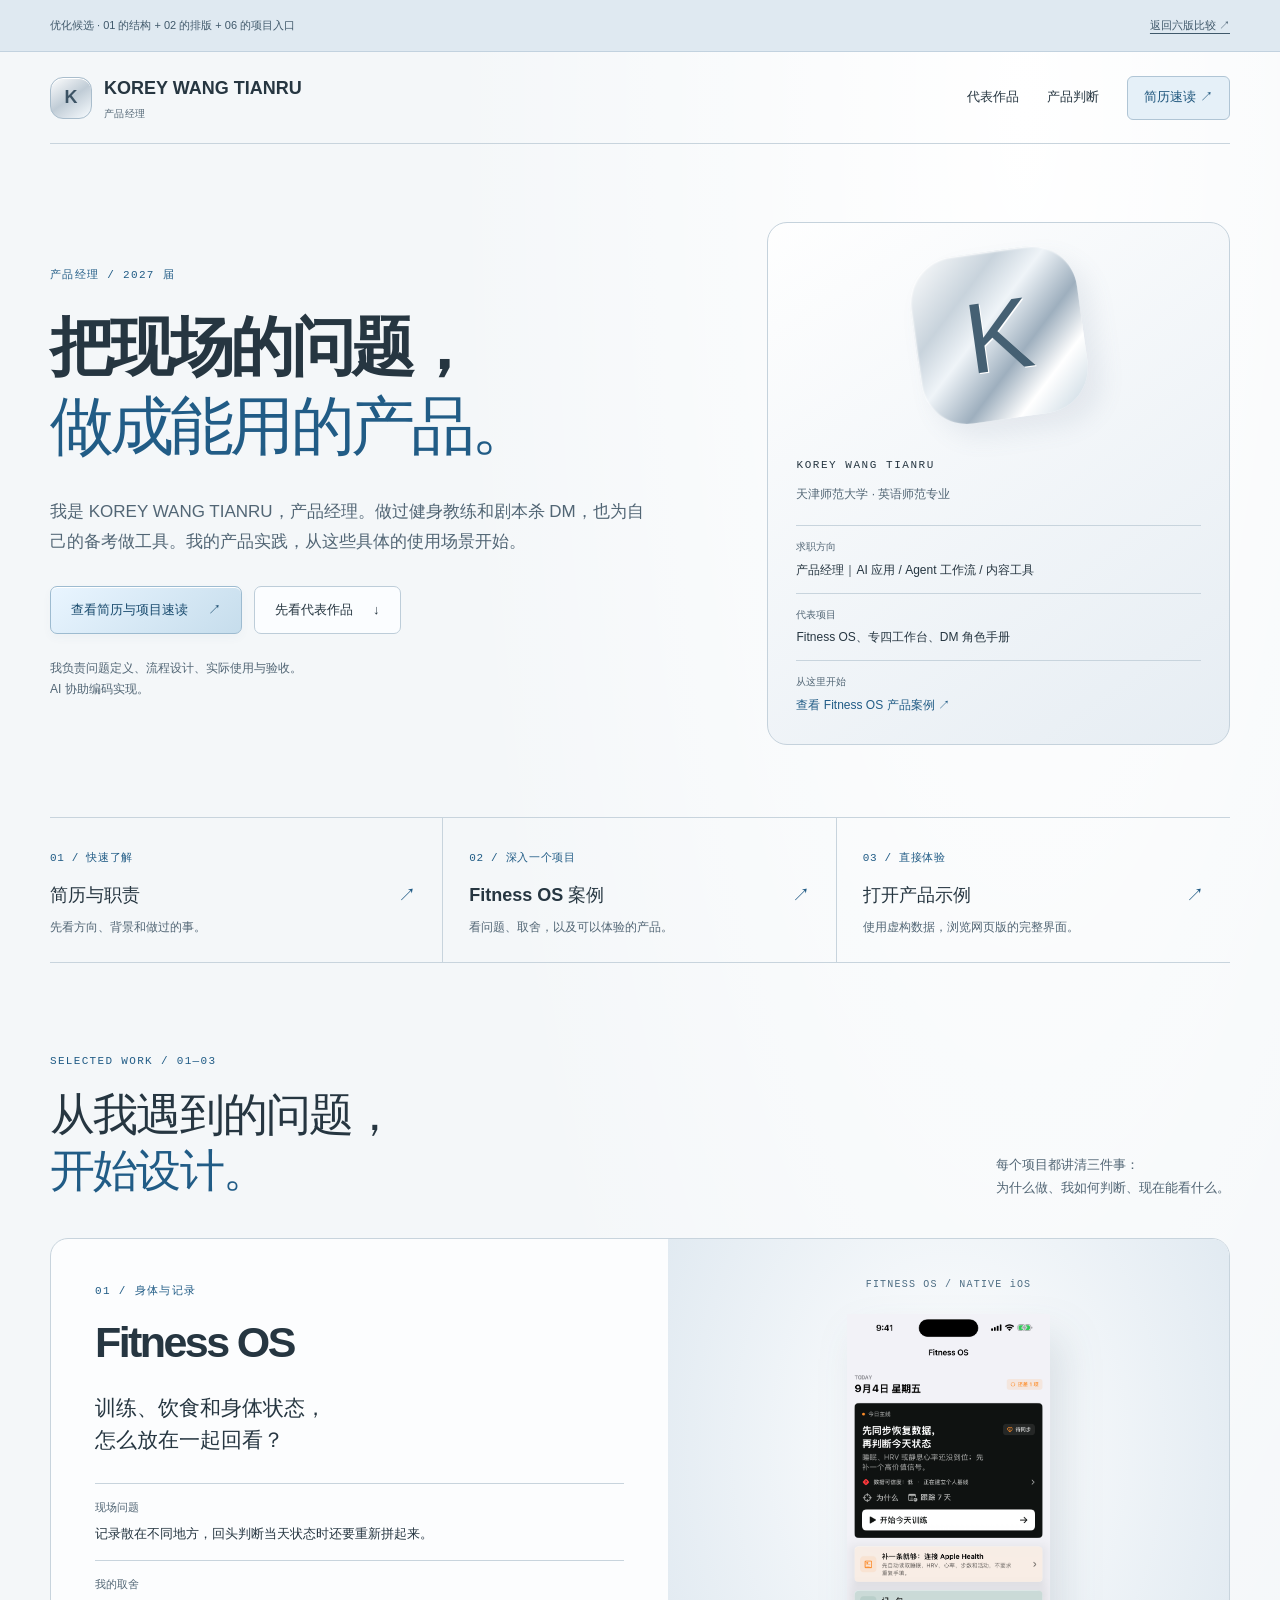
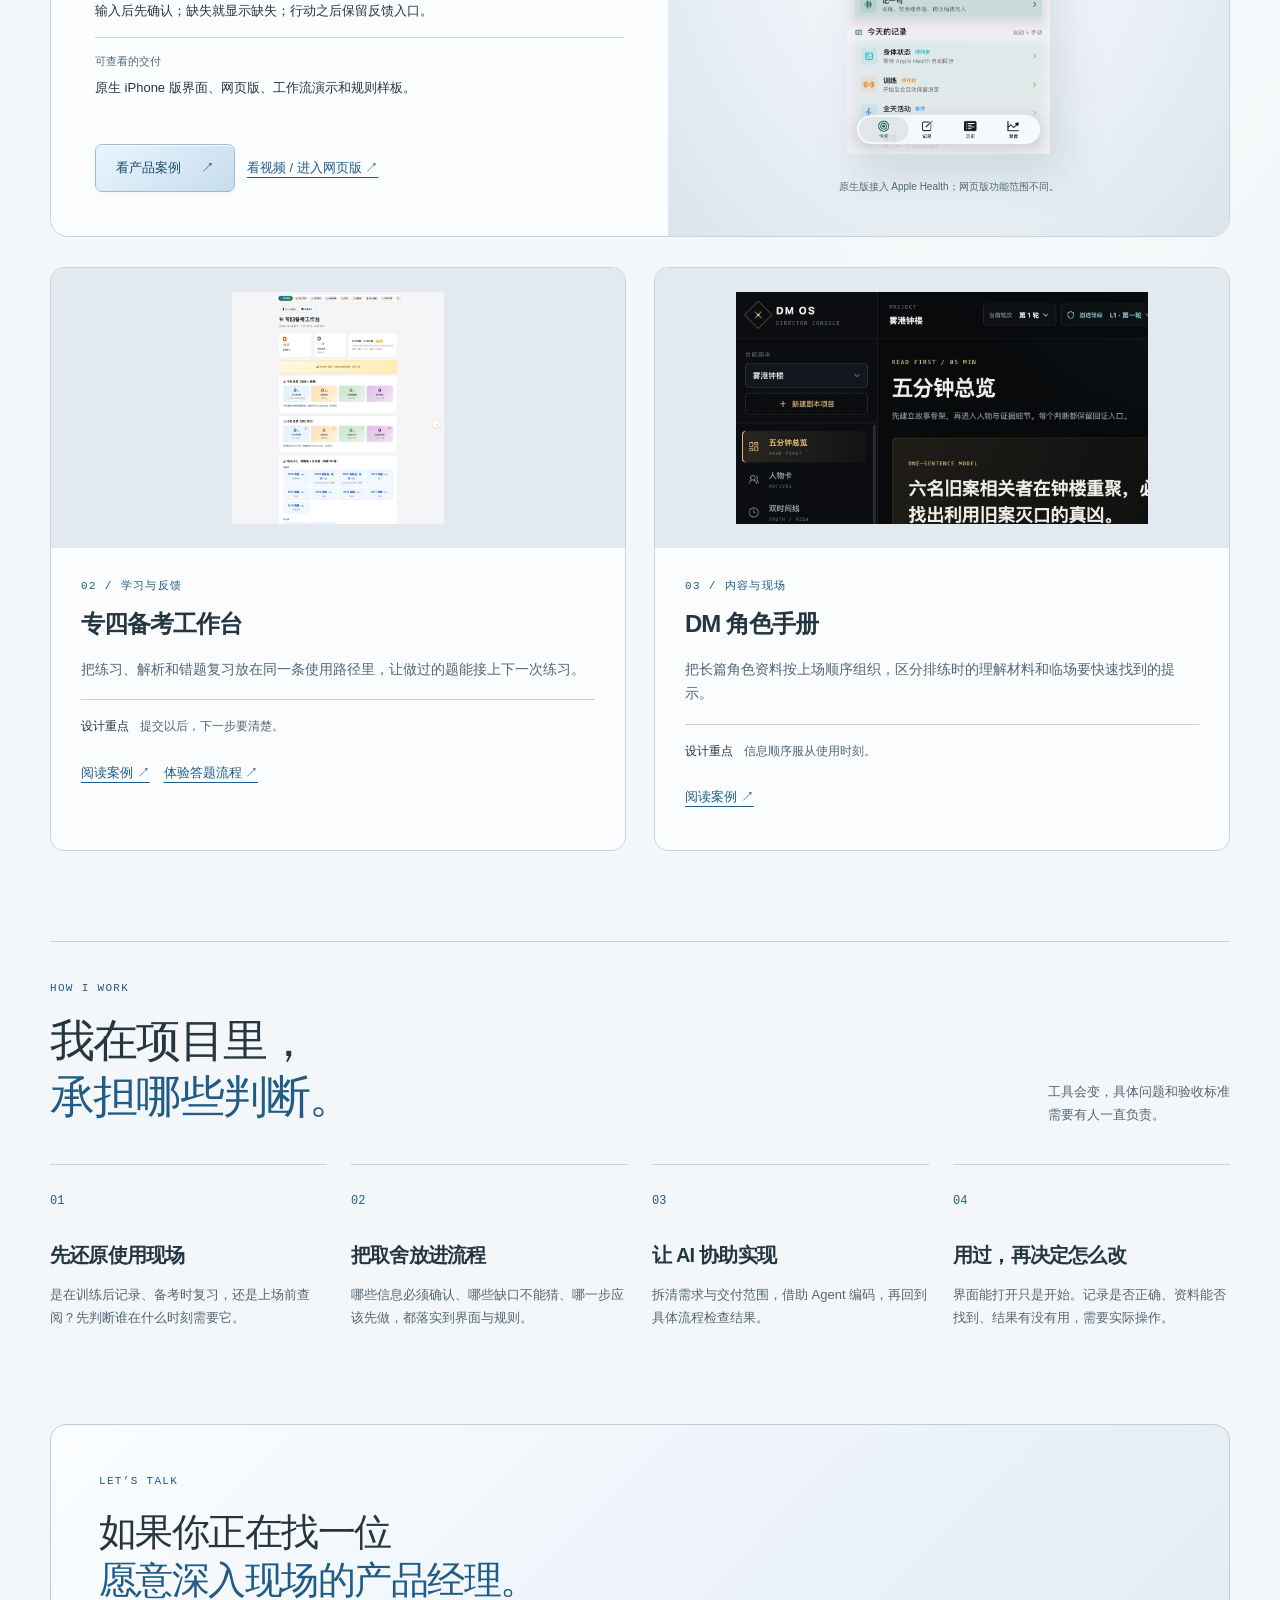
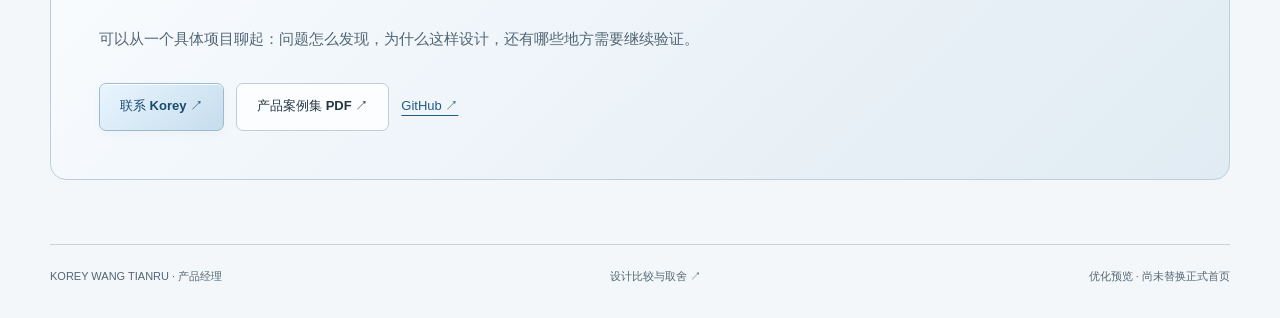
<file: hr-preview.html>
<!doctype html>
<html lang="zh-CN"><head><meta charset="utf-8"><meta name="viewport" content="width=device-width,initial-scale=1"><meta name="theme-color" content="#eff3f6"><meta name="robots" content="noindex"><meta name="description" content="KOREY WANG TIANRU 的产品经理作品集：从健身、备考与门店现场出发，展示问题、产品取舍与可体验的交付。"><title>KOREY WANG TIANRU｜产品经理作品集 · 优化预览</title><link rel="icon" href="favicon.svg"><link rel="stylesheet" href="portfolio-preview.css"></head>
<body><a class="skip" href="#main">跳到正文</a><div class="review-bar"><span>优化候选 · 01 的结构 + 02 的排版 + 06 的项目入口</span><a href="design-directions.html">返回六版比较 ↗</a></div>
<header class="header"><a class="brand" href="hr-preview.html"><span class="monogram">K</span><span>KOREY WANG TIANRU <small>产品经理</small></span></a><nav aria-label="主导航"><a href="#work">代表作品</a><a href="#judgment">产品判断</a><a class="nav-resume" href="resume.html">简历速读 ↗</a></nav></header>
<main id="main">
<section class="hero" aria-labelledby="intro-title"><div class="hero-copy"><p class="eyebrow">产品经理 / 2027 届</p><h1 id="intro-title">把现场的问题，<br><em>做成能用的产品。</em></h1><p class="lead">我是 KOREY WANG TIANRU，产品经理。做过健身教练和剧本杀 DM，也为自己的备考做工具。我的产品实践，从这些具体的使用场景开始。</p><div class="actions"><a class="button primary" href="resume.html">查看简历与项目速读 <span>↗</span></a><a class="button" href="#work">先看代表作品 <span>↓</span></a></div><p class="ownership">我负责问题定义、流程设计、实际使用与验收。<br>AI 协助编码实现。</p></div><aside class="hero-aside" aria-label="候选人概览"><div class="silver-sign" aria-hidden="true">K</div><div class="identity"><span>KOREY WANG TIANRU</span><p>天津师范大学 · 英语师范专业</p><dl><div><dt>求职方向</dt><dd>产品经理｜AI 应用 / Agent 工作流 / 内容工具</dd></div><div><dt>代表项目</dt><dd>Fitness OS、专四工作台、DM 角色手册</dd></div><div><dt>从这里开始</dt><dd><a href="fitness-preview.html">查看 Fitness OS 产品案例 ↗</a></dd></div></dl></div></aside></section>
<section class="reading-routes" aria-label="按阅读时间选择入口"><a href="resume.html"><span>01 / 快速了解</span><strong>简历与职责 <b>↗</b></strong><p>先看方向、背景和做过的事。</p></a><a href="fitness-preview.html"><span>02 / 深入一个项目</span><strong>Fitness OS 案例 <b>↗</b></strong><p>看问题、取舍，以及可以体验的产品。</p></a><a href="https://korey2028.tech/fitness/app/?demo=1&amp;lang=zh" target="_blank" rel="noreferrer"><span>03 / 直接体验</span><strong>打开产品示例 <b>↗</b></strong><p>使用虚构数据，浏览网页版的完整界面。</p></a></section>
<section id="work" class="section"><div class="section-title"><div><p class="eyebrow">SELECTED WORK / 01—03</p><h2>从我遇到的问题，<br><em>开始设计。</em></h2></div><p>每个项目都讲清三件事：<br>为什么做、我如何判断、现在能看什么。</p></div>
<article class="feature-project"><div class="project-story"><p class="eyebrow">01 / 身体与记录</p><h3>Fitness OS</h3><p class="project-question">训练、饮食和身体状态，<br>怎么放在一起回看？</p><dl class="case-facts"><div><dt>现场问题</dt><dd>记录散在不同地方，回头判断当天状态时还要重新拼起来。</dd></div><div><dt>我的取舍</dt><dd>输入后先确认；缺失就显示缺失；行动之后保留反馈入口。</dd></div><div><dt>可查看的交付</dt><dd>原生 iPhone 版界面、网页版、工作流演示和规则样板。</dd></div></dl><div class="actions"><a class="button primary" href="fitness-preview.html">看产品案例 <span>↗</span></a><a class="text-link" href="https://korey2028.tech/fitness/" target="_blank" rel="noreferrer">看视频 / 进入网页版 ↗</a></div></div><a class="device-stage" href="fitness-preview.html" aria-label="查看 Fitness OS 产品案例"><span class="stage-caption">FITNESS OS / NATIVE iOS</span><img src="assets/fitness-os-today.png" width="430" height="932" alt="Fitness OS 原生 iPhone 今日页，包含今日建议与记录入口"><span class="stage-note">原生版接入 Apple Health；网页版功能范围不同。</span></a></article>
<div class="secondary-projects"><article><a class="project-image" href="work/tem4.html"><img src="assets/tem4-workbench-preview.png" alt="专四备考工作台界面" loading="lazy"></a><div class="secondary-copy"><p class="eyebrow">02 / 学习与反馈</p><h3>专四备考工作台</h3><p>把练习、解析和错题复习放在同一条使用路径里，让做过的题能接上下一次练习。</p><p class="decision"><strong>设计重点</strong> 提交以后，下一步要清楚。</p><a class="text-link" href="work/tem4.html">阅读案例 ↗</a><a class="text-link" href="demo/tem4-loop.html">体验答题流程 ↗</a></div></article><article><a class="project-image" href="work/dm-rehearsal.html"><img src="assets/dm-os.png" alt="DM 排练与角色资料界面" loading="lazy"></a><div class="secondary-copy"><p class="eyebrow">03 / 内容与现场</p><h3>DM 角色手册</h3><p>把长篇角色资料按上场顺序组织，区分排练时的理解材料和临场要快速找到的提示。</p><p class="decision"><strong>设计重点</strong> 信息顺序服从使用时刻。</p><a class="text-link" href="work/dm-rehearsal.html">阅读案例 ↗</a></div></article></div></section>
<section id="judgment" class="section judgment"><div class="section-title"><div><p class="eyebrow">HOW I WORK</p><h2>我在项目里，<br><em>承担哪些判断。</em></h2></div><p>工具会变，具体问题和验收标准<br>需要有人一直负责。</p></div><ol class="judgment-grid"><li><span>01</span><h3>先还原使用现场</h3><p>是在训练后记录、备考时复习，还是上场前查阅？先判断谁在什么时刻需要它。</p></li><li><span>02</span><h3>把取舍放进流程</h3><p>哪些信息必须确认、哪些缺口不能猜、哪一步应该先做，都落实到界面与规则。</p></li><li><span>03</span><h3>让 AI 协助实现</h3><p>拆清需求与交付范围，借助 Agent 编码，再回到具体流程检查结果。</p></li><li><span>04</span><h3>用过，再决定怎么改</h3><p>界面能打开只是开始。记录是否正确、资料能否找到、结果有没有用，需要实际操作。</p></li></ol></section>
<section class="closing"><p class="eyebrow">LET’S TALK</p><h2>如果你正在找一位<br><em>愿意深入现场的产品经理。</em></h2><p>可以从一个具体项目聊起：问题怎么发现，为什么这样设计，还有哪些地方需要继续验证。</p><div class="actions"><a class="button primary" href="mailto:korey2028@gmail.com">联系 Korey ↗</a><a class="button" href="assets/product-casebook-wang-tianru.pdf">产品案例集 PDF ↗</a><a class="text-link" href="https://github.com/korey2028-prog" target="_blank" rel="noreferrer">GitHub ↗</a></div></section>
</main><footer><span>KOREY WANG TIANRU · 产品经理</span><a href="design-directions.html">设计比较与取舍 ↗</a><span>优化预览 · 尚未替换正式首页</span></footer></body></html>
</file>
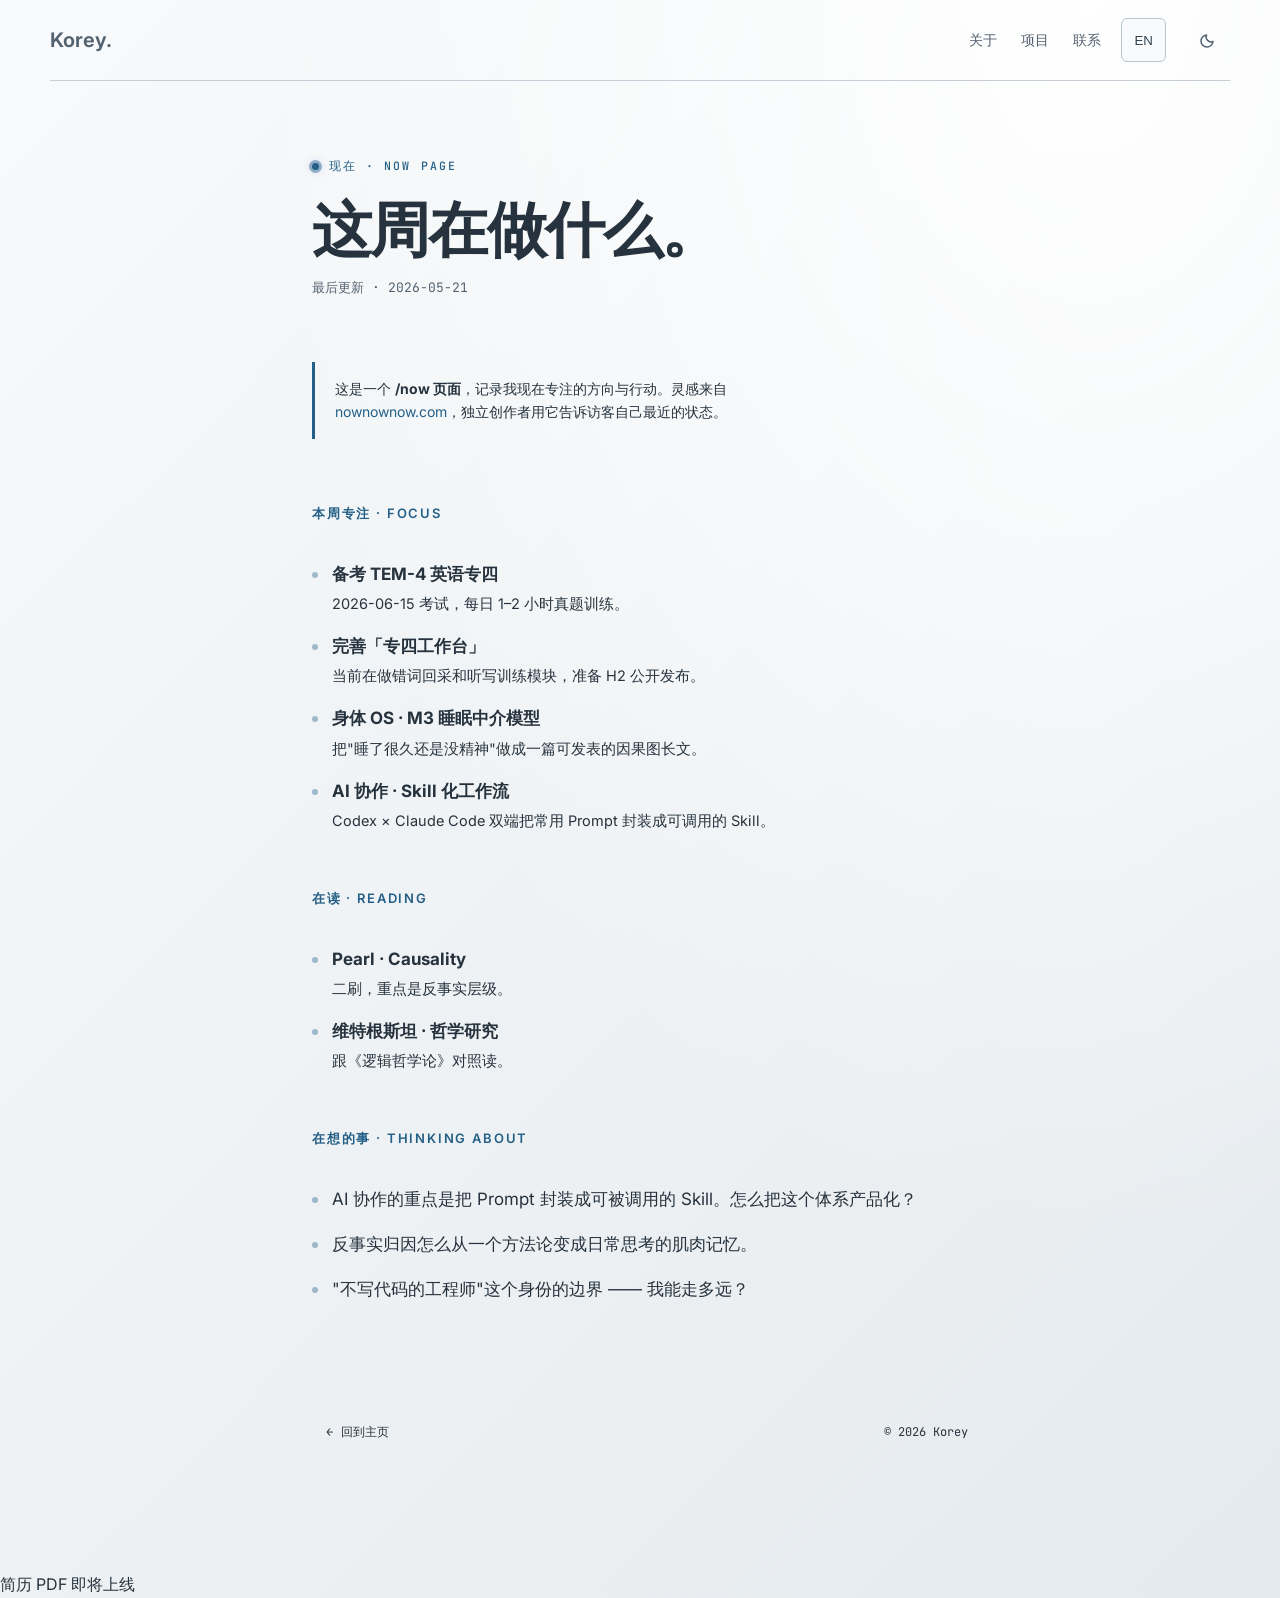
<file: now.html>
<!DOCTYPE html>
<html lang="zh-CN">
<head>
  <meta charset="UTF-8">
  <meta name="viewport" content="width=device-width, initial-scale=1.0">
  <title>Now — Korey</title>
  <meta name="description" content="What Korey is focused on right now.">
  <link rel="preconnect" href="https://fonts.googleapis.com">
  <link rel="preconnect" href="https://fonts.gstatic.com" crossorigin>
  <link href="https://fonts.googleapis.com/css2?family=Inter:wght@400;500;600;700&family=JetBrains+Mono:wght@400;500&display=swap" rel="stylesheet">
  <link rel="stylesheet" href="style.css">
  <style>
    /* /now-specific overrides */
    body.now-page { background: var(--bg); }
    .now-wrap {
      max-width: 720px;
      margin: 0 auto;
      padding: 140px 32px 120px;
    }
    .now-eyebrow {
      display: inline-flex;
      align-items: center;
      gap: 10px;
      font-family: ui-monospace, "JetBrains Mono", monospace;
      font-size: 11.5px;
      font-weight: 500;
      letter-spacing: 0.18em;
      text-transform: uppercase;
      color: var(--accent);
      margin: 0 0 22px;
    }
    .now-eyebrow .pulse {
      width: 7px; height: 7px;
      border-radius: 50%;
      background: var(--accent);
      box-shadow: 0 0 10px rgba(94, 92, 230, 0.5);
      position: relative;
    }
    .now-eyebrow .pulse::after {
      content: "";
      position: absolute; inset: -3px;
      border-radius: 50%;
      background: var(--accent);
      opacity: 0.45;
      animation: now-pulse 2s ease-out infinite;
    }
    @keyframes now-pulse {
      0% { transform: scale(1); opacity: 0.45; }
      100% { transform: scale(2.4); opacity: 0; }
    }
    .now-title {
      font-size: clamp(40px, 5vw, 60px);
      font-weight: 700;
      letter-spacing: -0.03em;
      line-height: 1.05;
      margin: 0 0 16px;
    }
    .now-updated {
      font-family: ui-monospace, "JetBrains Mono", monospace;
      font-size: 13px;
      color: var(--text-tertiary);
      margin: 0 0 64px;
    }
    .now-section {
      margin-bottom: 56px;
    }
    .now-h {
      font-size: 13px;
      font-weight: 600;
      letter-spacing: 0.14em;
      text-transform: uppercase;
      color: var(--accent);
      margin: 0 0 22px;
      padding-bottom: 14px;
      border-bottom: 1px solid var(--border);
    }
    .now-list {
      display: flex;
      flex-direction: column;
      gap: 18px;
    }
    .now-item {
      font-size: 17px;
      line-height: 1.6;
      color: var(--text);
      padding-left: 20px;
      position: relative;
    }
    .now-item::before {
      content: "";
      position: absolute;
      left: 0; top: 11px;
      width: 6px; height: 6px;
      border-radius: 50%;
      background: var(--accent);
      opacity: 0.4;
    }
    .now-item em {
      color: var(--text-secondary);
      font-style: normal;
      font-size: 14.5px;
      display: block;
      margin-top: 4px;
    }
    .now-foot {
      margin-top: 80px;
      padding-top: 32px;
      border-top: 1px solid var(--border);
      display: flex;
      justify-content: space-between;
      align-items: center;
      font-family: ui-monospace, "JetBrains Mono", monospace;
      font-size: 12px;
      color: var(--text-tertiary);
    }
    .now-foot a {
      color: var(--text-secondary);
      transition: color 0.2s ease;
    }
    .now-foot a:hover { color: var(--accent); }
    .now-back {
      display: inline-flex;
      align-items: center;
      gap: 8px;
      padding: 8px 14px;
      background: var(--bg-gray);
      border-radius: var(--radius-pill);
      color: var(--text-secondary);
      transition: all 0.2s ease;
    }
    .now-back:hover {
      background: rgba(94, 92, 230, 0.08);
      color: var(--accent);
    }
    .now-explain {
      font-size: 14px;
      line-height: 1.6;
      color: var(--text-secondary);
      margin: 0 0 64px;
      max-width: 540px;
      padding: 16px 20px;
      background: var(--bg-gray);
      border-radius: var(--radius-sm);
      border-left: 3px solid var(--accent);
    }

    @media (max-width: 560px) {
      .now-wrap { padding: 100px 22px 80px; }
      .now-foot { flex-direction: column; gap: 14px; }
    }
  </style>
  <link rel="stylesheet" href="silver-theme.css?v=1">
</head>
<body class="now-page">

<nav class="nav" id="nav">
  <div class="nav-inner">
    <a href="index.html" class="nav-logo">Korey.</a>
    <ul class="nav-links">
      <li><a href="index.html#about" data-i18n="nav.about">关于</a></li>
      <li><a href="index.html#projects" data-i18n="nav.projects">项目</a></li>
      <li><a href="index.html#contact" data-i18n="nav.contact">联系</a></li>
    </ul>
    <button class="nav-lang" data-lang-toggle aria-label="Switch language">EN</button>
    <a class="nav-theme" href="dark.html" aria-label="切换到深色模式" title="深色模式">
      <svg viewBox="0 0 20 20" fill="none" stroke="currentColor" stroke-width="1.5" stroke-linecap="round" stroke-linejoin="round">
        <path d="M15 11.5A6 6 0 1 1 8.5 5a5 5 0 0 0 6.5 6.5z"/>
      </svg>
    </a>
  </div>
</nav>

<main class="now-wrap">
  <p class="now-eyebrow">
    <span class="pulse"></span>
    <span data-i18n="now.eyebrow">现在 · Now Page</span>
  </p>
  <h1 class="now-title" data-i18n="now.title">这周在做什么。</h1>
  <p class="now-updated">
    <span data-i18n="now.updated">最后更新</span>
    <span> · 2026-05-21</span>
  </p>

  <p class="now-explain" data-i18n="now.explain">
        这是一个 <strong>/now 页面</strong>，记录我现在专注的方向与行动。
    灵感来自 nownownow.com，独立创作者用它告诉访客自己最近的状态。
  </p>

  <section class="now-section">
    <h2 class="now-h" data-i18n="now.f1">本周专注 · Focus</h2>
    <div class="now-list">
      <div class="now-item" data-i18n="now.i1">
        <strong>备考 TEM-4 英语专四</strong>
        <em>2026-06-15 考试，每日 1–2 小时真题训练。</em>
      </div>
      <div class="now-item" data-i18n="now.i2">
        <strong>完善「专四工作台」</strong>
        <em>当前在做错词回采和听写训练模块，准备 H2 公开发布。</em>
      </div>
      <div class="now-item" data-i18n="now.i3">
        <strong>身体 OS · M3 睡眠中介模型</strong>
        <em>把"睡了很久还是没精神"做成一篇可发表的因果图长文。</em>
      </div>
      <div class="now-item" data-i18n="now.i4">
        <strong>AI 协作 · Skill 化工作流</strong>
        <em>Codex × Claude Code 双端把常用 Prompt 封装成可调用的 Skill。</em>
      </div>
    </div>
  </section>

  <section class="now-section">
    <h2 class="now-h" data-i18n="now.f2">在读 · Reading</h2>
    <div class="now-list">
      <div class="now-item" data-i18n="now.r1"><strong>Pearl · Causality</strong> <em>二刷，重点是反事实层级。</em></div>
      <div class="now-item" data-i18n="now.r2"><strong>维特根斯坦 · 哲学研究</strong> <em>跟《逻辑哲学论》对照读。</em></div>
    </div>
  </section>

  <section class="now-section">
    <h2 class="now-h" data-i18n="now.f3">在想的事 · Thinking About</h2>
    <div class="now-list">
        <div class="now-item" data-i18n="now.t1">AI 协作的重点是把 Prompt 封装成可被调用的 Skill。怎么把这个体系产品化？</div>
      <div class="now-item" data-i18n="now.t2">反事实归因怎么从一个方法论变成日常思考的肌肉记忆。</div>
      <div class="now-item" data-i18n="now.t3">"不写代码的工程师"这个身份的边界 —— 我能走多远？</div>
    </div>
  </section>

  <div class="now-foot">
    <a class="now-back" href="index.html">
      <span>←</span>
      <span data-i18n="now.back">回到主页</span>
    </a>
    <span data-i18n="now.c">© 2026 Korey</span>
  </div>
</main>

<div class="toast" id="toast" role="status" aria-live="polite">简历 PDF 即将上线</div>

<script>
  // Minimal i18n for /now (subset)
  (function () {
    const i18n = {
      zh: {
        'lang.label': 'EN',
        'nav.about': '关于', 'nav.projects': '项目', 'nav.contact': '联系',
        'now.eyebrow': '现在 · Now Page',
        'now.title': '这周在做什么。',
        'now.updated': '最后更新',
 'now.explain': '这是一个 <strong>/now 页面</strong>，记录我现在专注的方向与行动。灵感来自 <a href="https://nownownow.com" target="_blank" rel="noopener" style="color:var(--accent)">nownownow.com</a>，独立创作者用它告诉访客自己最近的状态。',
        'now.f1': '本周专注 · Focus',
        'now.i1': '<strong>备考 TEM-4 英语专四</strong><em>2026-06-15 考试，每日 1–2 小时真题训练。</em>',
        'now.i2': '<strong>完善「专四工作台」</strong><em>当前在做错词回采和听写训练模块，准备 H2 公开发布。</em>',
        'now.i3': '<strong>身体 OS · M3 睡眠中介模型</strong><em>把"睡了很久还是没精神"做成一篇可发表的因果图长文。</em>',
        'now.i4': '<strong>AI 协作 · Skill 化工作流</strong><em>Codex × Claude Code 双端把常用 Prompt 封装成可调用的 Skill。</em>',
        'now.f2': '在读 · Reading',
        'now.r1': '<strong>Pearl · Causality</strong> <em>二刷，重点是反事实层级。</em>',
        'now.r2': '<strong>维特根斯坦 · 哲学研究</strong> <em>跟《逻辑哲学论》对照读。</em>',
        'now.f3': '在想的事 · Thinking About',
 'now.t1': 'AI 协作的重点是把 Prompt 封装成可被调用的 Skill。怎么把这个体系产品化？',
        'now.t2': '反事实归因怎么从一个方法论变成日常思考的肌肉记忆。',
        'now.t3': '"不写代码的工程师"这个身份的边界 —— 我能走多远？',
        'now.back': '回到主页',
        'now.c': '© 2026 Korey',
      },
      en: {
        'lang.label': '中',
        'nav.about': 'About', 'nav.projects': 'Projects', 'nav.contact': 'Contact',
        'now.eyebrow': 'Current · Now Page',
        'now.title': 'What I’m working on now.',
        'now.updated': 'Last updated',
        'now.explain': 'This is a <strong>/now page</strong> — not "what I’ve done", but "what I’m focused on right now". Inspired by <a href="https://nownownow.com" target="_blank" rel="noopener" style="color:var(--accent)">nownownow.com</a>, used by independent creators to share their current state with visitors.',
        'now.f1': 'Focus',
        'now.i1': '<strong>Preparing for the TEM-4 English exam</strong><em>Exam on 2026-06-15. 1–2 hours of past papers daily.</em>',
        'now.i2': '<strong>Polishing the TEM-4 Workbench</strong><em>Currently building error-word recall + dictation. Targeting public release in H2.</em>',
        'now.i3': '<strong>Body OS · M3 sleep mediator</strong><em>Turning "I slept long but still feel drained" into a publishable causal long-form.</em>',
        'now.i4': '<strong>AI craft · Skill-ifying my workflow</strong><em>Packaging frequent prompts into callable Skills across Codex + Claude Code.</em>',
        'now.f2': 'Reading',
        'now.r1': '<strong>Pearl · Causality</strong> <em>Second read. Focus: the counterfactual rung.</em>',
        'now.r2': '<strong>Wittgenstein · Philosophical Investigations</strong> <em>Reading alongside the Tractatus.</em>',
        'now.f3': 'Thinking About',
        'now.t1': 'AI craft isn’t "longer prompts" — it’s "Skills you can call". How do I productize the whole system?',
        'now.t2': 'How does counterfactual reasoning move from a method into daily muscle memory?',
        'now.t3': 'The edge of "an engineer who doesn’t ship code" — how far can it go?',
        'now.back': 'Back to home',
        'now.c': '© 2026 Korey',
      }
    };
    const KEY = 'korey-portfolio-lang';
    function apply(lang) {
      const dict = i18n[lang] || i18n.zh;
      document.documentElement.lang = lang === 'en' ? 'en' : 'zh-CN';
      document.querySelectorAll('[data-i18n]').forEach((el) => {
        const k = el.getAttribute('data-i18n');
        if (k in dict) el.innerHTML = dict[k];
      });
      document.querySelectorAll('[data-lang-toggle]').forEach((b) => {
        b.textContent = dict['lang.label'];
      });
      try { localStorage.setItem(KEY, lang); } catch (e) {}
    }
    let cur = 'zh';
    try { const s = localStorage.getItem(KEY); if (s === 'en' || s === 'zh') cur = s; } catch (e) {}
    apply(cur);
    document.addEventListener('click', (e) => {
      const t = e.target.closest('[data-lang-toggle]');
      if (!t) return;
      cur = cur === 'zh' ? 'en' : 'zh';
      apply(cur);
    });
    // Nav scroll state
    const nav = document.getElementById('nav');
    window.addEventListener('scroll', () => {
      if (window.scrollY > 12) nav.classList.add('scrolled');
      else nav.classList.remove('scrolled');
    }, { passive: true });
  })();
</script>
</body>
</html>
</file>
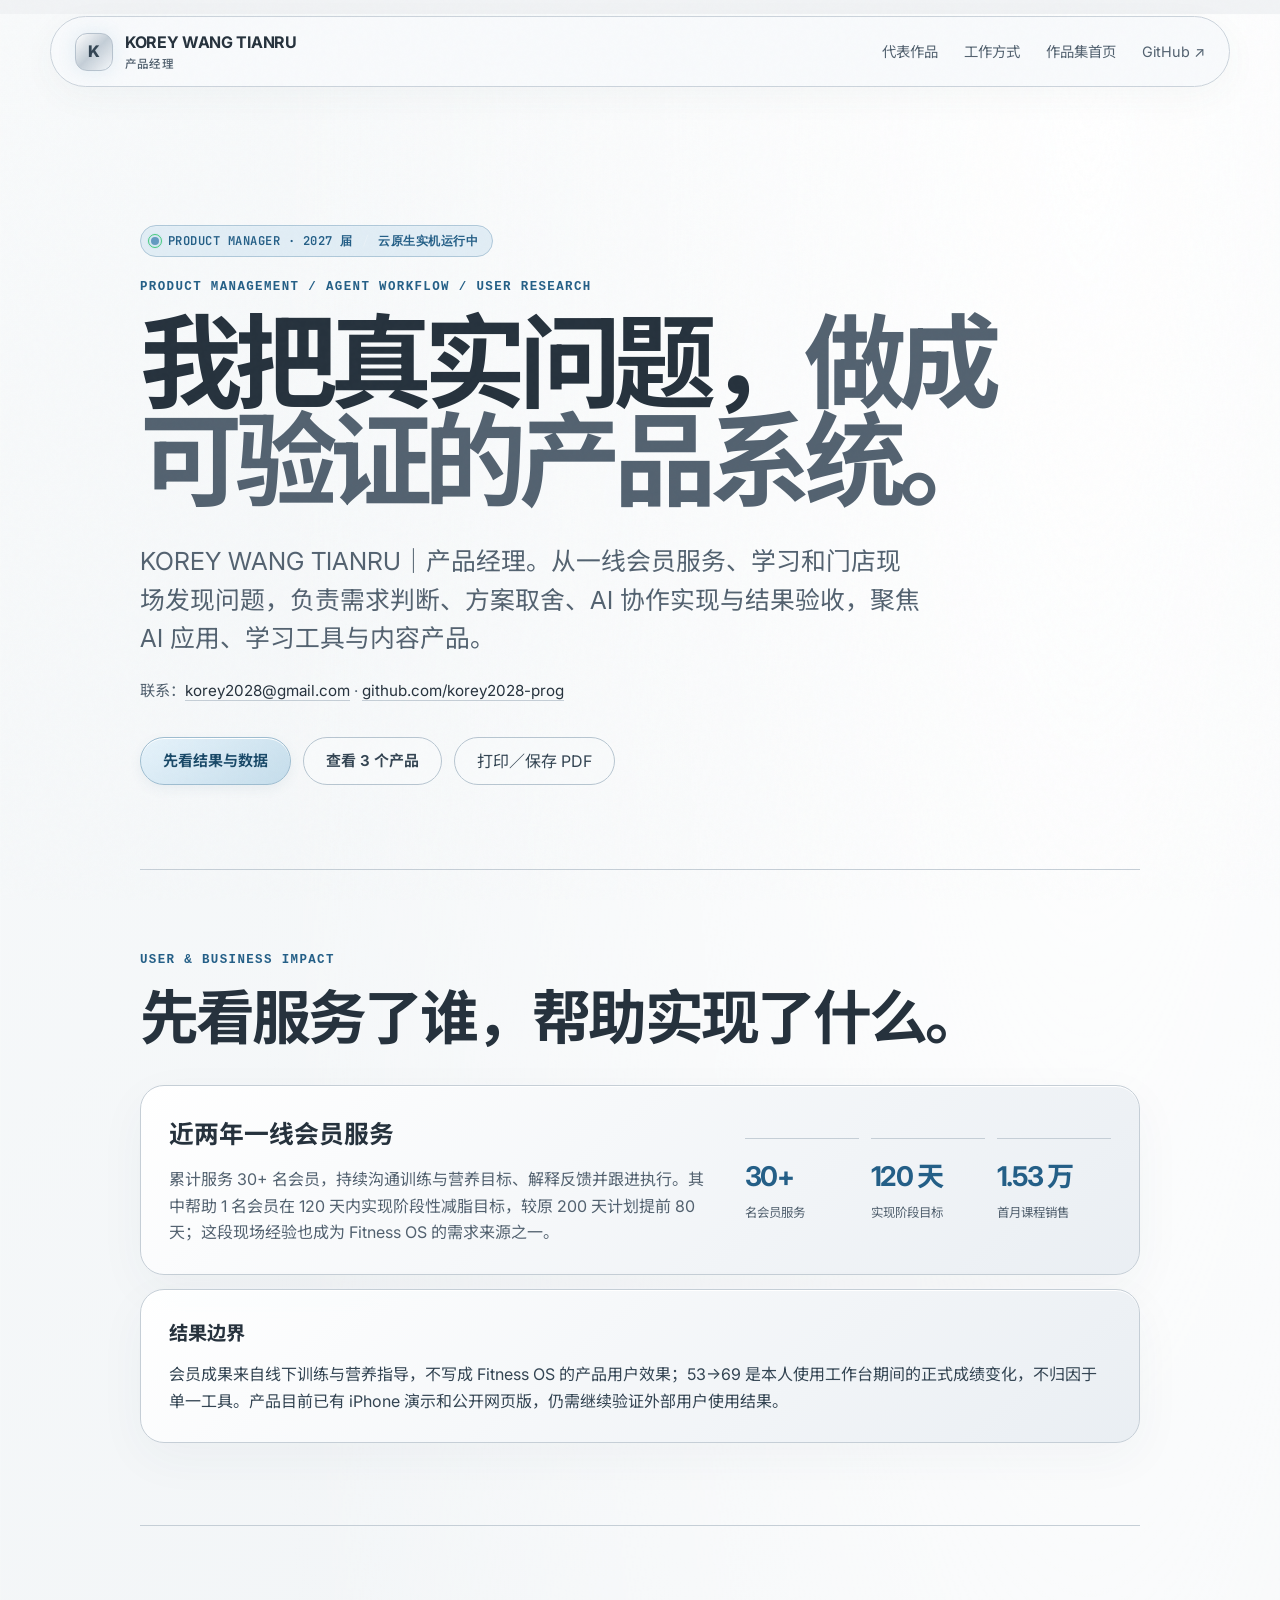
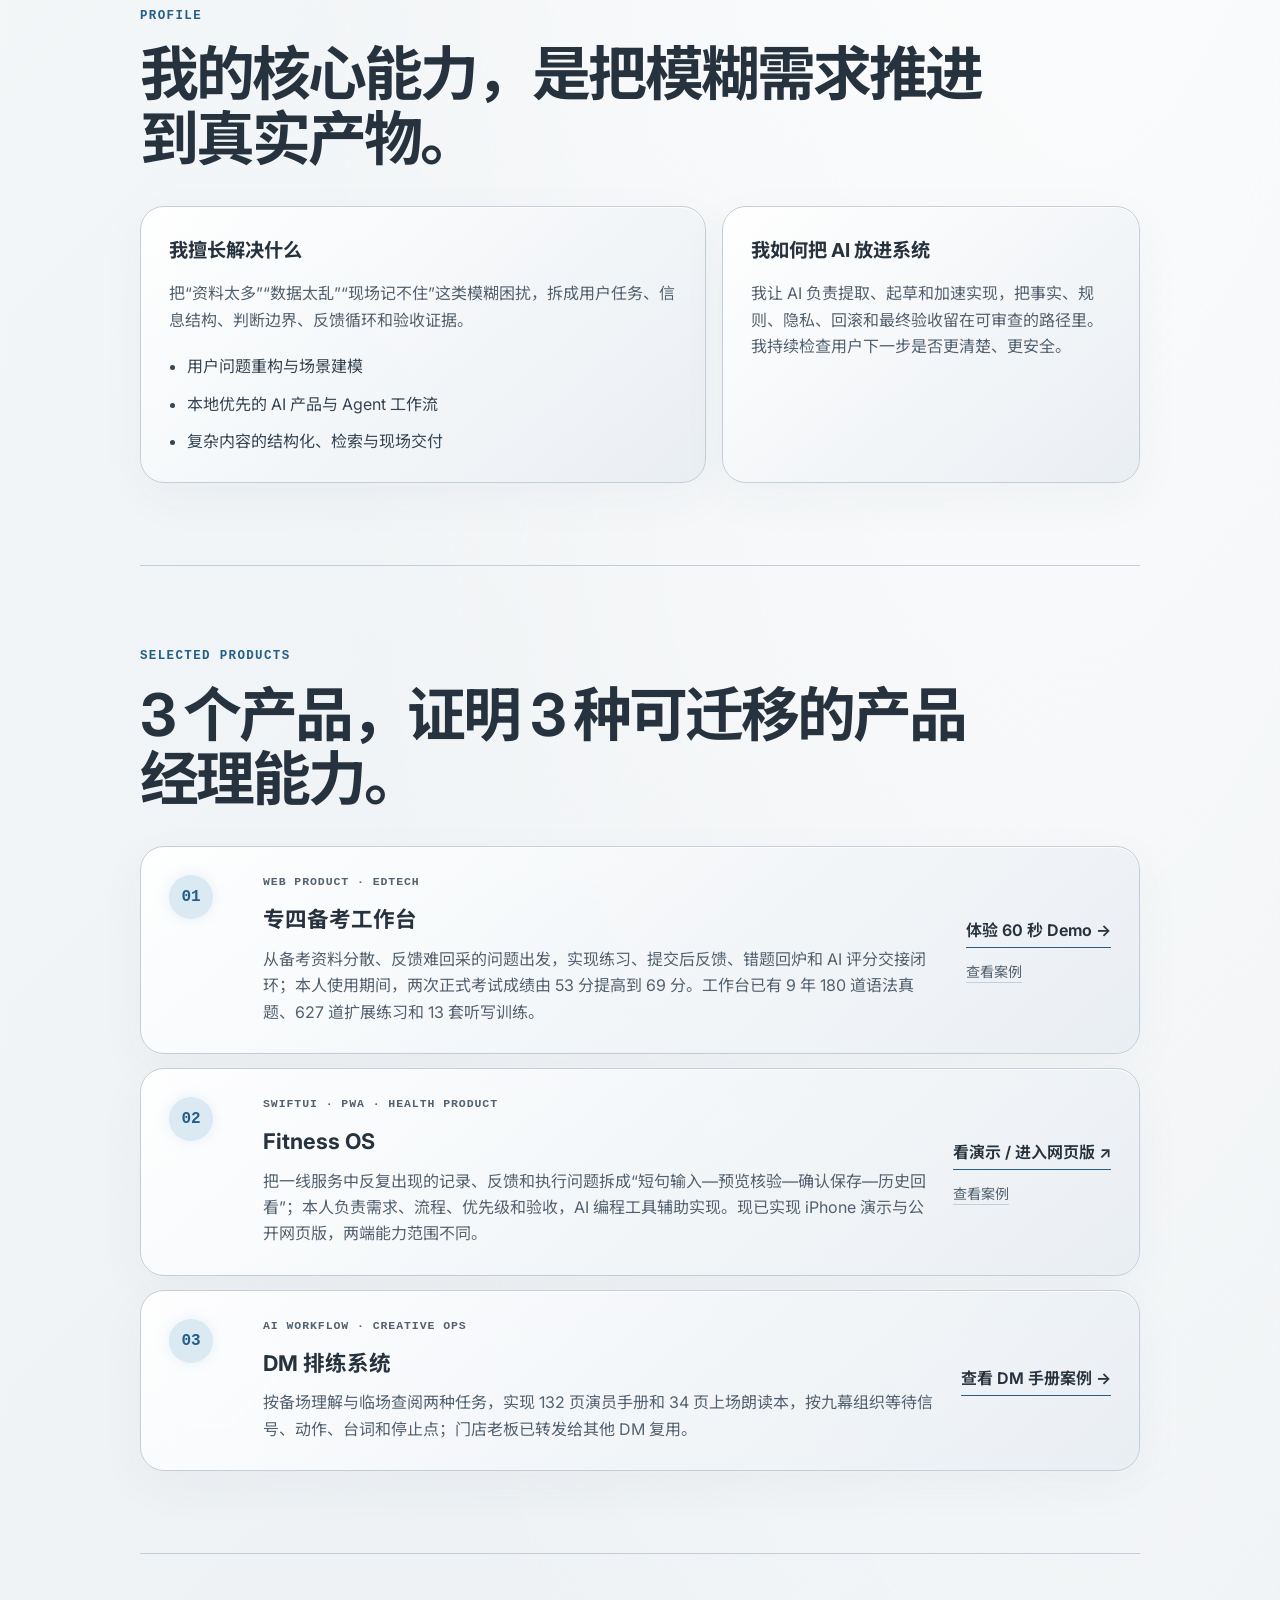
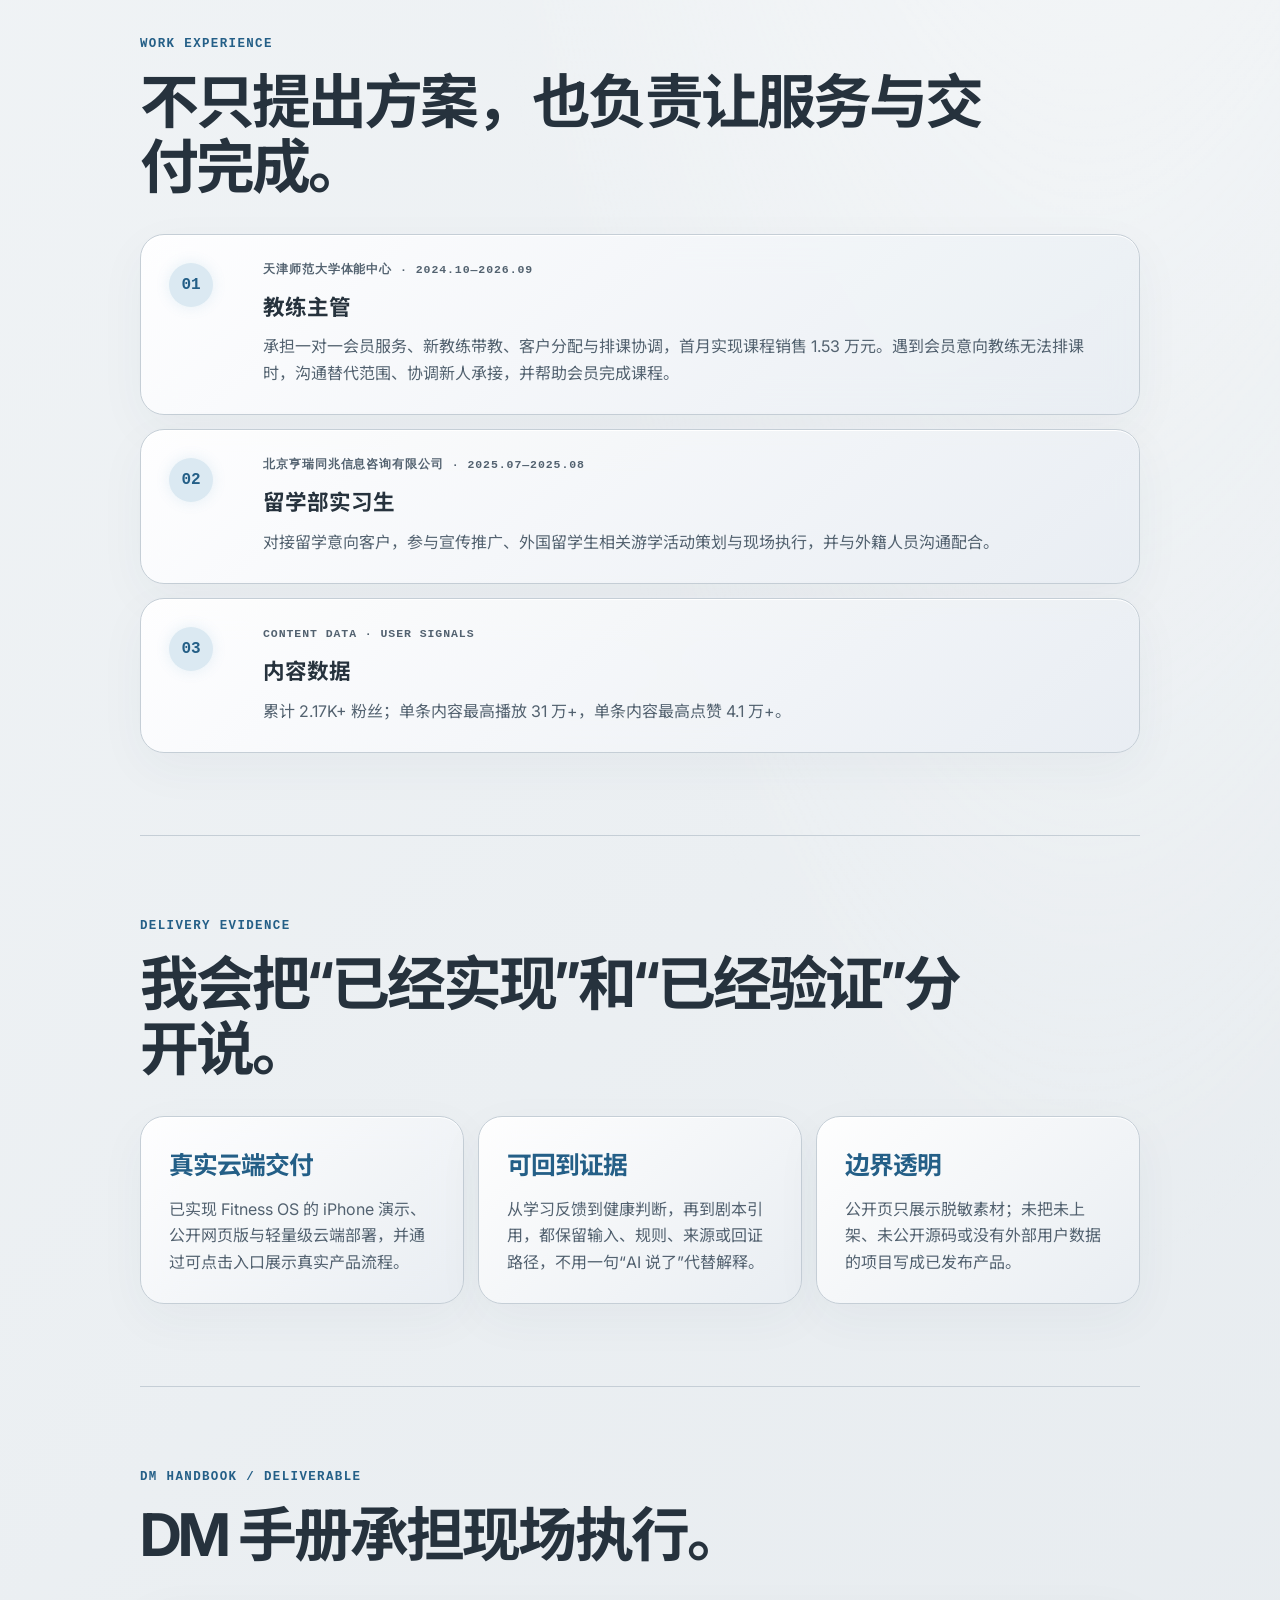
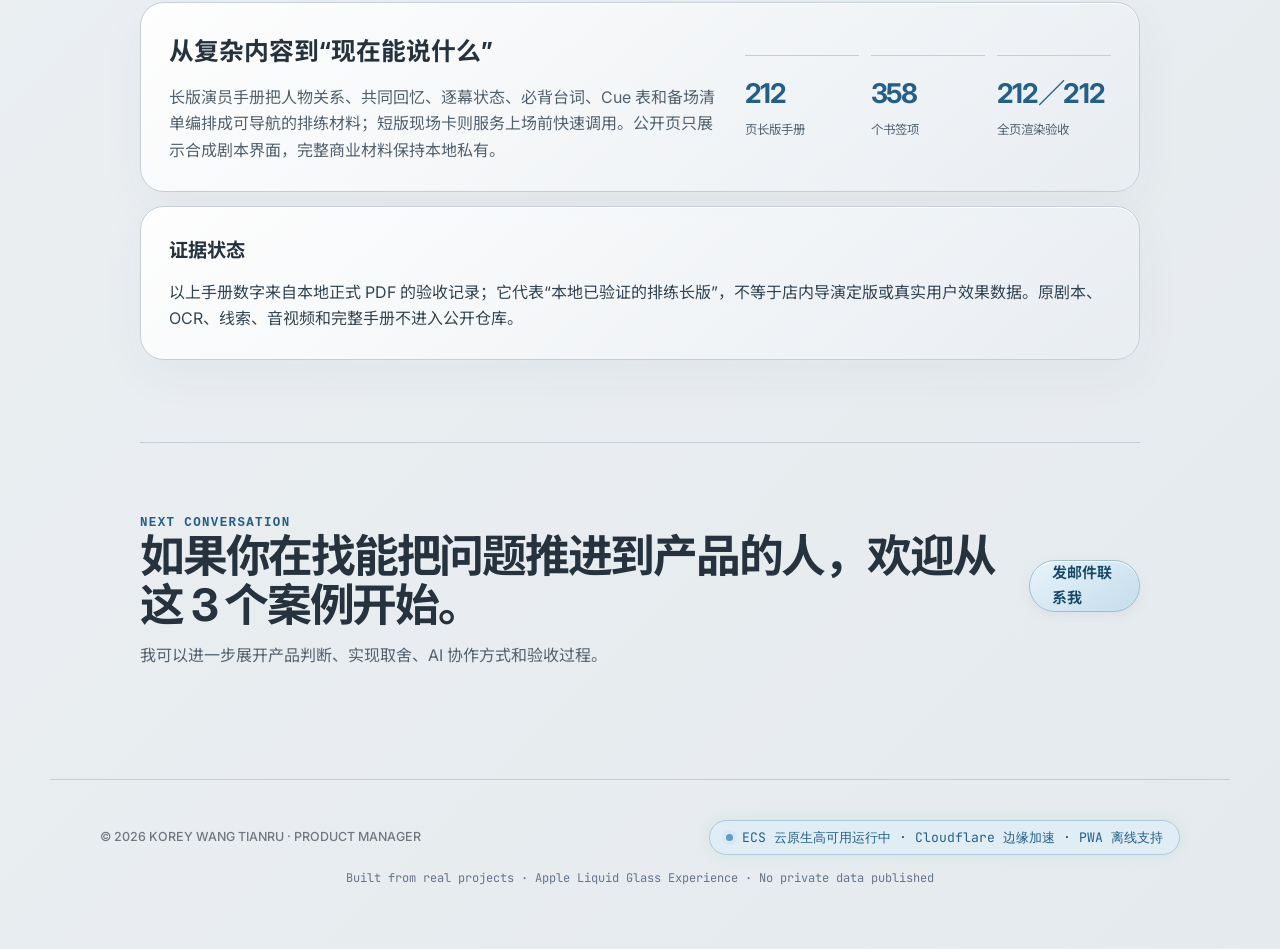
<file: resume.html>
<!doctype html>
<html lang="zh-CN">
<head>
  <meta charset="utf-8">
  <meta name="viewport" content="width=device-width, initial-scale=1">
  <meta name="description" content="KOREY WANG TIANRU 的产品经理简历：真实用户服务、业务结果，以及 Fitness OS、专四备考工作台与 DM 排练系统。">
  <meta name="theme-color" content="#f1f3f5">
  <link rel="canonical" href="https://korey2028.tech/resume.html">
  <link rel="icon" href="favicon.svg" type="image/svg+xml">
  <title>KOREY WANG TIANRU｜产品经理简历</title>
  <link rel="preconnect" href="https://fonts.googleapis.com">
  <link rel="preconnect" href="https://fonts.gstatic.com" crossorigin>
  <link href="https://fonts.googleapis.com/css2?family=Inter:wght@400;500;600;700;800&family=JetBrains+Mono:wght@400;500;600;700&family=Noto+Sans+SC:wght@400;500;600;700;800&display=swap" rel="stylesheet">
  <link rel="stylesheet" href="style.css?v=6">
  <link rel="stylesheet" href="apple-experience.css?v=2">
  <link rel="stylesheet" href="silver-theme.css?v=1">
</head>
<body class="case-page resume-page">
  <!-- Ambient Atmosphere & SVG Noise Grain (Apple-grade) -->
  <div class="ambient-mesh" aria-hidden="true">
    <div class="ambient-aurora-1"></div>
    <div class="ambient-aurora-2"></div>
    <div class="ambient-aurora-3"></div>
  </div>
  <div class="ambient-grain" aria-hidden="true"></div>

  <a class="skip-link" href="#main">跳到主要内容</a>
  
  <header class="site-header" data-header>
    <a class="brand" href="index.html">
      <span class="brand-mark">K</span>
      <span>KOREY WANG TIANRU <small>产品经理</small></span>
    </a>
    <nav class="nav" aria-label="简历导航">
      <a href="index.html#work">代表作品</a>
      <a href="index.html#method">工作方式</a>
      <a href="index.html">作品集首页</a>
      <a href="https://github.com/korey2028-prog" target="_blank" rel="noreferrer">GitHub ↗</a>
    </nav>
  </header>

  <main id="main">
    <section class="resume-hero">
      <div class="live-status-pill reveal">
        <span class="pulse-dot"></span>
        <span>PRODUCT MANAGER · 2027 届</span>
        <span class="pill-divider">/</span>
        <span class="pill-highlight">云原生实机运行中</span>
      </div>

      <p class="eyebrow reveal">PRODUCT MANAGEMENT / AGENT WORKFLOW / USER RESEARCH</p>
      <h1 class="reveal">我把真实问题，<span>做成可验证的产品系统。</span></h1>
      <p class="resume-lead reveal">KOREY WANG TIANRU｜产品经理。从一线会员服务、学习和门店现场发现问题，负责需求判断、方案取舍、AI 协作实现与结果验收，聚焦 AI 应用、学习工具与内容产品。</p>
      <p class="resume-contact-line reveal">联系：<a href="mailto:korey2028@gmail.com">korey2028@gmail.com</a> · <a href="https://github.com/korey2028-prog" target="_blank" rel="noreferrer">github.com/korey2028-prog</a></p>
      <div class="resume-actions reveal">
        <a class="button primary magnetic-btn" href="#impact">先看结果与数据</a>
        <a class="button secondary magnetic-btn" href="#selected-work">查看 3 个产品</a>
        <button class="button secondary print-button magnetic-btn" type="button" data-print>打印／保存 PDF</button>
      </div>
    </section>

    <section class="resume-section" id="impact">
      <p class="eyebrow reveal">USER &amp; BUSINESS IMPACT</p>
      <h2 class="reveal">先看服务了谁，帮助实现了什么。</h2>
      <div class="resume-handbook reveal">
        <div>
          <h3>近两年一线会员服务</h3>
          <p>累计服务 30+ 名会员，持续沟通训练与营养目标、解释反馈并跟进执行。其中帮助 1 名会员在 120 天内实现阶段性减脂目标，较原 200 天计划提前 80 天；这段现场经验也成为 Fitness OS 的需求来源之一。</p>
        </div>
        <div class="handbook-stats">
          <div><strong>30+</strong><span>名会员服务</span></div>
          <div><strong>120 天</strong><span>实现阶段目标</span></div>
          <div><strong>1.53 万</strong><span>首月课程销售</span></div>
        </div>
      </div>
      <div class="resume-boundary reveal">
        <h3>结果边界</h3>
        <p>会员成果来自线下训练与营养指导，不写成 Fitness OS 的产品用户效果；53→69 是本人使用工作台期间的正式成绩变化，不归因于单一工具。产品目前已有 iPhone 演示和公开网页版，仍需继续验证外部用户使用结果。</p>
      </div>
    </section>

    <section class="resume-section" id="profile">
      <p class="eyebrow reveal">PROFILE</p>
      <h2 class="reveal">我的核心能力，是把模糊需求推进到真实产物。</h2>
      <div class="resume-summary">
        <div class="reveal">
          <h3>我擅长解决什么</h3>
          <p>把“资料太多”“数据太乱”“现场记不住”这类模糊困扰，拆成用户任务、信息结构、判断边界、反馈循环和验收证据。</p>
          <ul>
            <li>用户问题重构与场景建模</li>
            <li>本地优先的 AI 产品与 Agent 工作流</li>
            <li>复杂内容的结构化、检索与现场交付</li>
          </ul>
        </div>
        <div class="reveal">
          <h3>我如何把 AI 放进系统</h3>
          <p>我让 AI 负责提取、起草和加速实现，把事实、规则、隐私、回滚和最终验收留在可审查的路径里。我持续检查用户下一步是否更清楚、更安全。</p>
        </div>
      </div>
    </section>

    <section class="resume-section" id="selected-work">
      <p class="eyebrow reveal">SELECTED PRODUCTS</p>
      <h2 class="reveal">3 个产品，证明 3 种可迁移的产品经理能力。</h2>
      <div class="resume-work-list">
        <article class="resume-work-item reveal">
          <span class="resume-work-number">01</span>
          <div>
            <p class="resume-meta">WEB PRODUCT · EDTECH</p>
            <h3>专四备考工作台</h3>
            <p>从备考资料分散、反馈难回采的问题出发，实现练习、提交后反馈、错题回炉和 AI 评分交接闭环；本人使用期间，两次正式考试成绩由 53 分提高到 69 分。工作台已有 9 年 180 道语法真题、627 道扩展练习和 13 套听写训练。</p>
          </div>
          <div class="resume-link-stack">
            <a class="text-link magnetic-btn" href="demo/tem4-loop.html">体验 60 秒 Demo →</a>
            <a class="quiet-link" href="work/tem4.html">查看案例</a>
          </div>
        </article>

        <article class="resume-work-item reveal">
          <span class="resume-work-number">02</span>
          <div>
            <p class="resume-meta">SWIFTUI · PWA · HEALTH PRODUCT</p>
            <h3>Fitness OS</h3>
            <p>把一线服务中反复出现的记录、反馈和执行问题拆成“短句输入—预览核验—确认保存—历史回看”；本人负责需求、流程、优先级和验收，AI 编程工具辅助实现。现已实现 iPhone 演示与公开网页版，两端能力范围不同。</p>
          </div>
          <div class="resume-link-stack">
            <a class="text-link magnetic-btn" href="https://korey2028.tech/fitness/" target="_blank" rel="noreferrer">看演示 / 进入网页版 ↗</a>
            <a class="quiet-link" href="work/fitness-os.html">查看案例</a>
          </div>
        </article>

        <article class="resume-work-item reveal">
          <span class="resume-work-number">03</span>
          <div>
            <p class="resume-meta">AI WORKFLOW · CREATIVE OPS</p>
            <h3>DM 排练系统</h3>
            <p>按备场理解与临场查阅两种任务，实现 132 页演员手册和 34 页上场朗读本，按九幕组织等待信号、动作、台词和停止点；门店老板已转发给其他 DM 复用。</p>
          </div>
          <a class="text-link magnetic-btn" href="work/dm-rehearsal.html#handbook">查看 DM 手册案例 →</a>
        </article>
      </div>
    </section>

    <section class="resume-section" id="experience">
      <p class="eyebrow reveal">WORK EXPERIENCE</p>
      <h2 class="reveal">不只提出方案，也负责让服务与交付完成。</h2>
      <div class="resume-work-list">
        <article class="resume-work-item reveal">
          <span class="resume-work-number">01</span>
          <div>
            <p class="resume-meta">天津师范大学体能中心 · 2024.10—2026.09</p>
            <h3>教练主管</h3>
            <p>承担一对一会员服务、新教练带教、客户分配与排课协调，首月实现课程销售 1.53 万元。遇到会员意向教练无法排课时，沟通替代范围、协调新人承接，并帮助会员完成课程。</p>
          </div>
        </article>

        <article class="resume-work-item reveal">
          <span class="resume-work-number">02</span>
          <div>
            <p class="resume-meta">北京亨瑞同兆信息咨询有限公司 · 2025.07—2025.08</p>
            <h3>留学部实习生</h3>
            <p>对接留学意向客户，参与宣传推广、外国留学生相关游学活动策划与现场执行，并与外籍人员沟通配合。</p>
          </div>
        </article>

        <article class="resume-work-item reveal">
          <span class="resume-work-number">03</span>
          <div>
            <p class="resume-meta">CONTENT DATA · USER SIGNALS</p>
            <h3>内容数据</h3>
            <p>累计 2.17K+ 粉丝；单条内容最高播放 31 万+，单条内容最高点赞 4.1 万+。</p>
          </div>
        </article>
      </div>
    </section>

    <section class="resume-section" id="evidence">
      <p class="eyebrow reveal">DELIVERY EVIDENCE</p>
      <h2 class="reveal">我会把“已经实现”和“已经验证”分开说。</h2>
      <div class="resume-signal-grid">
        <div class="resume-signal reveal">
          <strong>真实云端交付</strong>
          <p>已实现 Fitness OS 的 iPhone 演示、公开网页版与轻量级云端部署，并通过可点击入口展示真实产品流程。</p>
        </div>
        <div class="resume-signal reveal">
          <strong>可回到证据</strong>
          <p>从学习反馈到健康判断，再到剧本引用，都保留输入、规则、来源或回证路径，不用一句“AI 说了”代替解释。</p>
        </div>
        <div class="resume-signal reveal">
          <strong>边界透明</strong>
          <p>公开页只展示脱敏素材；未把未上架、未公开源码或没有外部用户数据的项目写成已发布产品。</p>
        </div>
      </div>
    </section>

    <section class="resume-section" id="handbook">
      <p class="eyebrow reveal">DM HANDBOOK / DELIVERABLE</p>
      <h2 class="reveal">DM 手册承担现场执行。</h2>
      <div class="resume-handbook reveal">
        <div>
          <h3>从复杂内容到“现在能说什么”</h3>
          <p>长版演员手册把人物关系、共同回忆、逐幕状态、必背台词、Cue 表和备场清单编排成可导航的排练材料；短版现场卡则服务上场前快速调用。公开页只展示合成剧本界面，完整商业材料保持本地私有。</p>
        </div>
        <div class="handbook-stats">
          <div><strong data-count="212">212</strong><span>页长版手册</span></div>
          <div><strong data-count="358">358</strong><span>个书签项</span></div>
          <div><strong>212／212</strong><span>全页渲染验收</span></div>
        </div>
      </div>
      <div class="resume-boundary reveal">
        <h3>证据状态</h3>
        <p>以上手册数字来自本地正式 PDF 的验收记录；它代表“本地已验证的排练长版”，不等于店内导演定版或真实用户效果数据。原剧本、OCR、线索、音视频和完整手册不进入公开仓库。</p>
      </div>
    </section>

    <section class="resume-footer">
      <div class="reveal">
        <p class="eyebrow">NEXT CONVERSATION</p>
        <h2>如果你在找能把问题推进到产品的人，欢迎从这 3 个案例开始。</h2>
        <p>我可以进一步展开产品判断、实现取舍、AI 协作方式和验收过程。</p>
      </div>
      <a class="button primary magnetic-btn reveal" href="mailto:korey2028@gmail.com">发邮件联系我</a>
    </section>
  </main>

  <footer style="display: flex; flex-direction: column; gap: 14px; align-items: center; text-align: center; padding: 40px 0 60px;">
    <div style="display: flex; justify-content: space-between; align-items: center; width: 100%; max-width: 1080px; flex-wrap: wrap; gap: 14px;">
      <span style="font-weight: 500;">© <span data-year></span> KOREY WANG TIANRU · PRODUCT MANAGER</span>
      <span class="cloud-status-badge">
        <span class="cloud-status-dot"></span>
        ECS 云原生高可用运行中 · Cloudflare 边缘加速 · PWA 离线支持
      </span>
    </div>
    <div style="font-size: 0.75rem; color: #64748b; font-family: var(--font-mono);">
      Built from real projects · Apple Liquid Glass Experience · No private data published
    </div>
  </footer>

  <script src="script.js?v=6"></script>
</body>
</html>
</file>
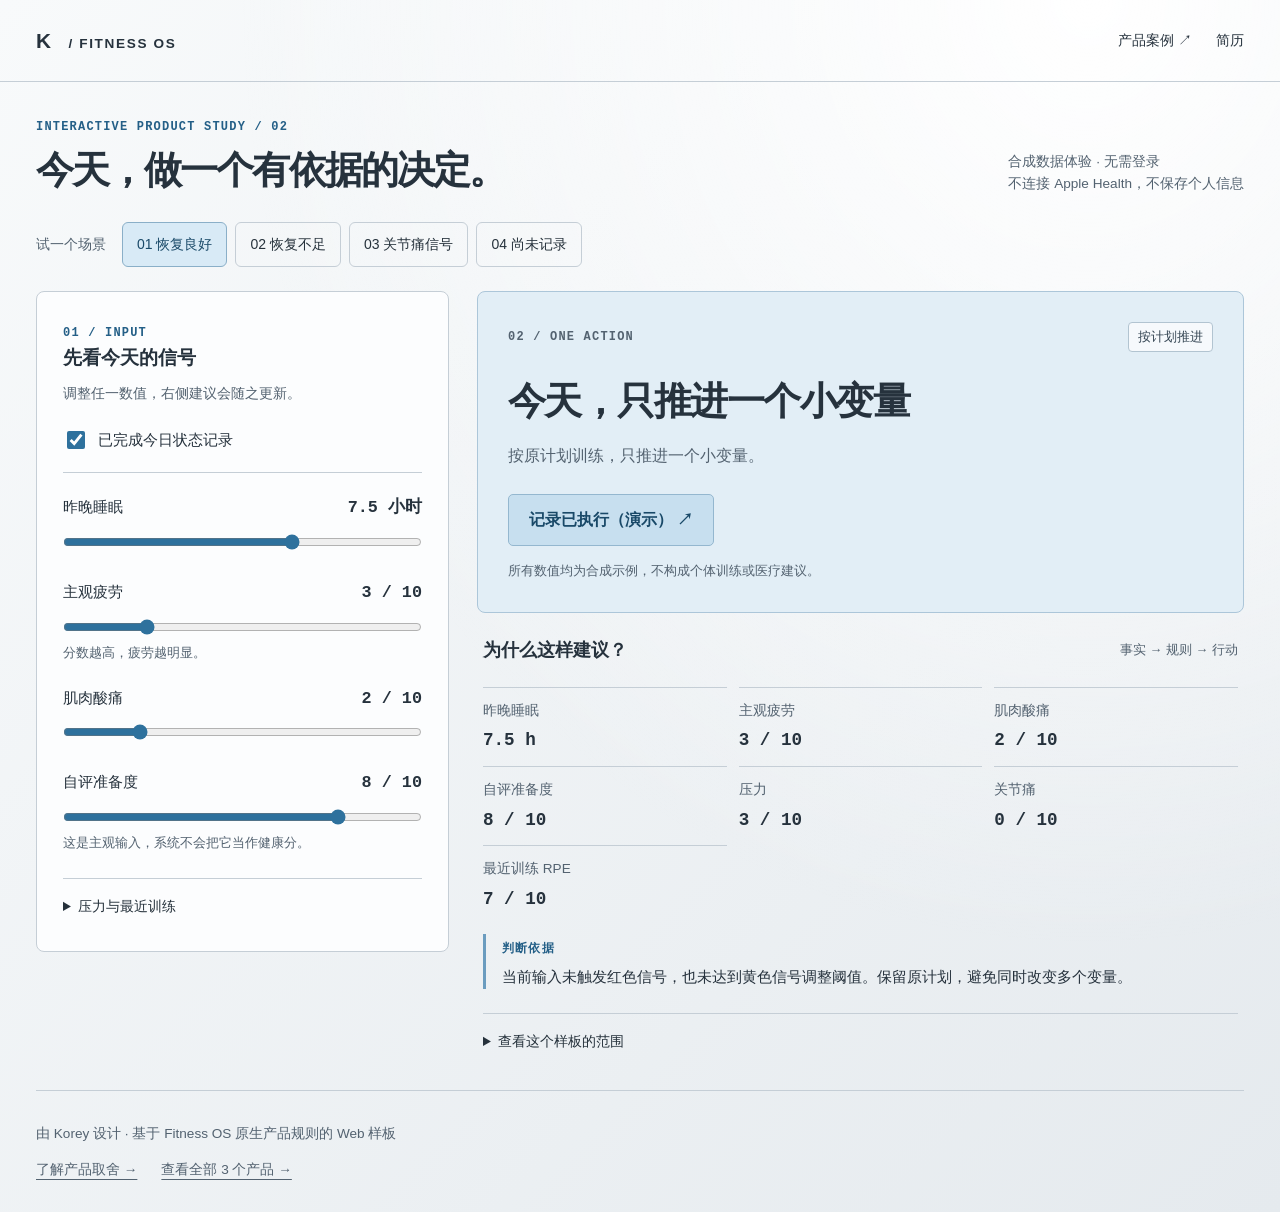
<file: demo/fitness-os.html>
<!doctype html>
<html lang="zh-CN">
<head>
  <meta charset="utf-8"><meta name="viewport" content="width=device-width, initial-scale=1">
  <title>Fitness OS｜今天，做一个有依据的决定</title>
  <meta name="description" content="亲手体验 Fitness OS：切换合成状态、调整睡眠与疲劳，查看建议依据，记录行动并复盘。">
  <meta name="theme-color" content="#f1f3f5">
  <link rel="canonical" href="https://korey2028-prog.github.io/portfolio/demo/fitness-os.html">
  <link rel="icon" href="../favicon.svg" type="image/svg+xml">
  <link rel="stylesheet" href="fitness-os.css?v=1">
  <script type="module" src="fitness-os.js?v=1"></script>
  <link rel="stylesheet" href="../silver-theme.css?v=1">
</head>
<body>
  <a class="skip" href="#main">跳到工作台</a>
  <header class="topbar"><a class="wordmark" href="../index.html">K<span> / FITNESS OS</span></a><nav aria-label="作品导航"><a href="../work/fitness-os.html">产品案例 ↗</a><a href="../resume.html">简历</a></nav></header>
  <main id="main">
    <div class="intro"><div><p class="eyebrow">INTERACTIVE PRODUCT STUDY / 02</p><h1>今天，做一个有依据的决定。</h1></div><p class="intro-note">合成数据体验 · 无需登录<br>不连接 Apple Health，不保存个人信息</p></div>
    <div class="scenario-bar" role="group" aria-label="选择演示场景"><span>试一个场景</span><button type="button" data-scene="ready" aria-pressed="true">01 恢复良好</button><button type="button" data-scene="tired" aria-pressed="false">02 恢复不足</button><button type="button" data-scene="pain" aria-pressed="false">03 关节痛信号</button><button type="button" data-scene="missing" aria-pressed="false">04 尚未记录</button></div>
    <a class="mobile-result" href="#decision">查看当前建议：<span id="mobile-status">等待信号</span> ↓</a>
    <div class="workspace">
      <section class="inputs" aria-labelledby="input-title"><div class="section-head"><span class="eyebrow">01 / INPUT</span><h2 id="input-title">先看今天的信号</h2><p>调整任一数值，右侧建议会随之更新。</p></div>
        <form id="signals">
          <label class="check"><input id="has-daily" type="checkbox" checked> 已完成今日状态记录</label>
          <fieldset id="daily-fields"><legend class="sr-only">今日状态</legend>
            <label class="range-label" for="sleep">昨晚睡眠 <output id="sleep-value" for="sleep">7.5 小时</output></label><input id="sleep" type="range" min="3" max="10" step="0.5" value="7.5">
            <label class="range-label" for="fatigue">主观疲劳 <output id="fatigue-value" for="fatigue">3 / 10</output></label><input id="fatigue" type="range" min="1" max="10" step="1" value="3"><p class="hint">分数越高，疲劳越明显。</p>
            <label class="range-label" for="soreness">肌肉酸痛 <output id="soreness-value" for="soreness">2 / 10</output></label><input id="soreness" type="range" min="0" max="10" step="1" value="2">
<label class="range-label" for="readiness">自评准备度 <output id="readiness-value" for="readiness">8 / 10</output></label><input id="readiness" type="range" min="1" max="10" step="1" value="8"><p class="hint">这是主观输入，系统不会把它当作健康分。</p>
            <details id="more-inputs"><summary>压力与最近训练</summary><label class="range-label" for="stress">压力 <output id="stress-value" for="stress">3 / 10</output></label><input id="stress" type="range" min="0" max="10" value="3"><label class="range-label" for="pain">关节痛 <output id="pain-value" for="pain">0 / 10</output></label><input id="pain" type="range" min="0" max="10" value="0"><label class="range-label" for="rpe">最近训练 RPE <output id="rpe-value" for="rpe">7 / 10</output></label><input id="rpe" type="range" min="1" max="10" value="7"><p class="hint">RPE 表示主观训练强度，10 表示极限。</p></details>
          </fieldset>
        </form>
        <noscript><p>交互体验需要启用 JavaScript。你也可以直接阅读<a href="../work/fitness-os.html">产品案例</a>。</p></noscript>
      </section>
      <div class="decision-column">
        <section class="decision" id="decision" data-level="missing" aria-labelledby="decision-title"><div class="decision-top"><span class="eyebrow">02 / ONE ACTION</span><span id="status" class="badge">等待信号</span></div><h2 id="decision-title">记录状态，获得今天的行动。</h2><p id="action">用左侧场景开始体验。</p><button type="button" class="primary" id="record" disabled>记录已执行（演示） <span>↗</span></button><p id="record-note" class="subtle">所有数值均为合成示例，不构成个体训练或医疗建议。</p></section>
<section class="reasoning" aria-labelledby="why-title"><div class="reason-head"><h2 id="why-title">为什么这样建议？</h2><span>事实 → 规则 → 行动</span></div><dl id="evidence"></dl><div class="explanation"><span class="eyebrow">判断依据</span><p id="reason">等待输入。</p><p id="pain-note" hidden>疼痛安全提示：这条规则不授予训练许可。避免诱发疼痛的动作；明显、持续或加重的关节痛应寻求专业评估。</p></div><details><summary>查看这个样板的范围</summary><p>本页移植 App 的每日训练状态规则：任一红色信号优先；至少 2 个黄色信号触发调整。未做今日记录时返回“证据不足”。输入均假定已人工确认；Web 样板额外拒绝缺失或超出控件范围的输入。</p><p>原生 App 另外支持 HealthKit 数据质量检查、28 天基线、营养记录和 7 天干预。此页没有接入这些模块，也没有调用语言模型。疼痛提示与模拟反馈属于公开体验层说明，原生 App 保持原状。</p></details></section>
        <section class="review" id="review" hidden aria-labelledby="review-title"><p class="eyebrow">03 / FOLLOW THROUGH</p><h2 id="review-title" tabindex="-1">行动已记下，再看执行反馈。</h2><p id="recorded-action"></p><label for="outcome">模拟一次执行后的主观反馈</label><select id="outcome"><option value="">请选择反馈</option><option value="better">感觉更好</option><option value="same">没有明显变化</option><option value="worse">感觉更差</option></select><p id="review-result" role="status">一次反馈不能证明效果，真实产品需要持续观察。</p></section>
      </div>
    </div>
    <p id="update-status" class="sr-only" role="status" aria-live="polite"></p>
    <footer><p>由 Korey 设计 · 基于 Fitness OS 原生产品规则的 Web 样板</p><div><a href="../work/fitness-os.html">了解产品取舍 →</a><a href="../index.html#work">查看全部 3 个产品 →</a></div></footer>
  </main>
</body>
</html>
</file>
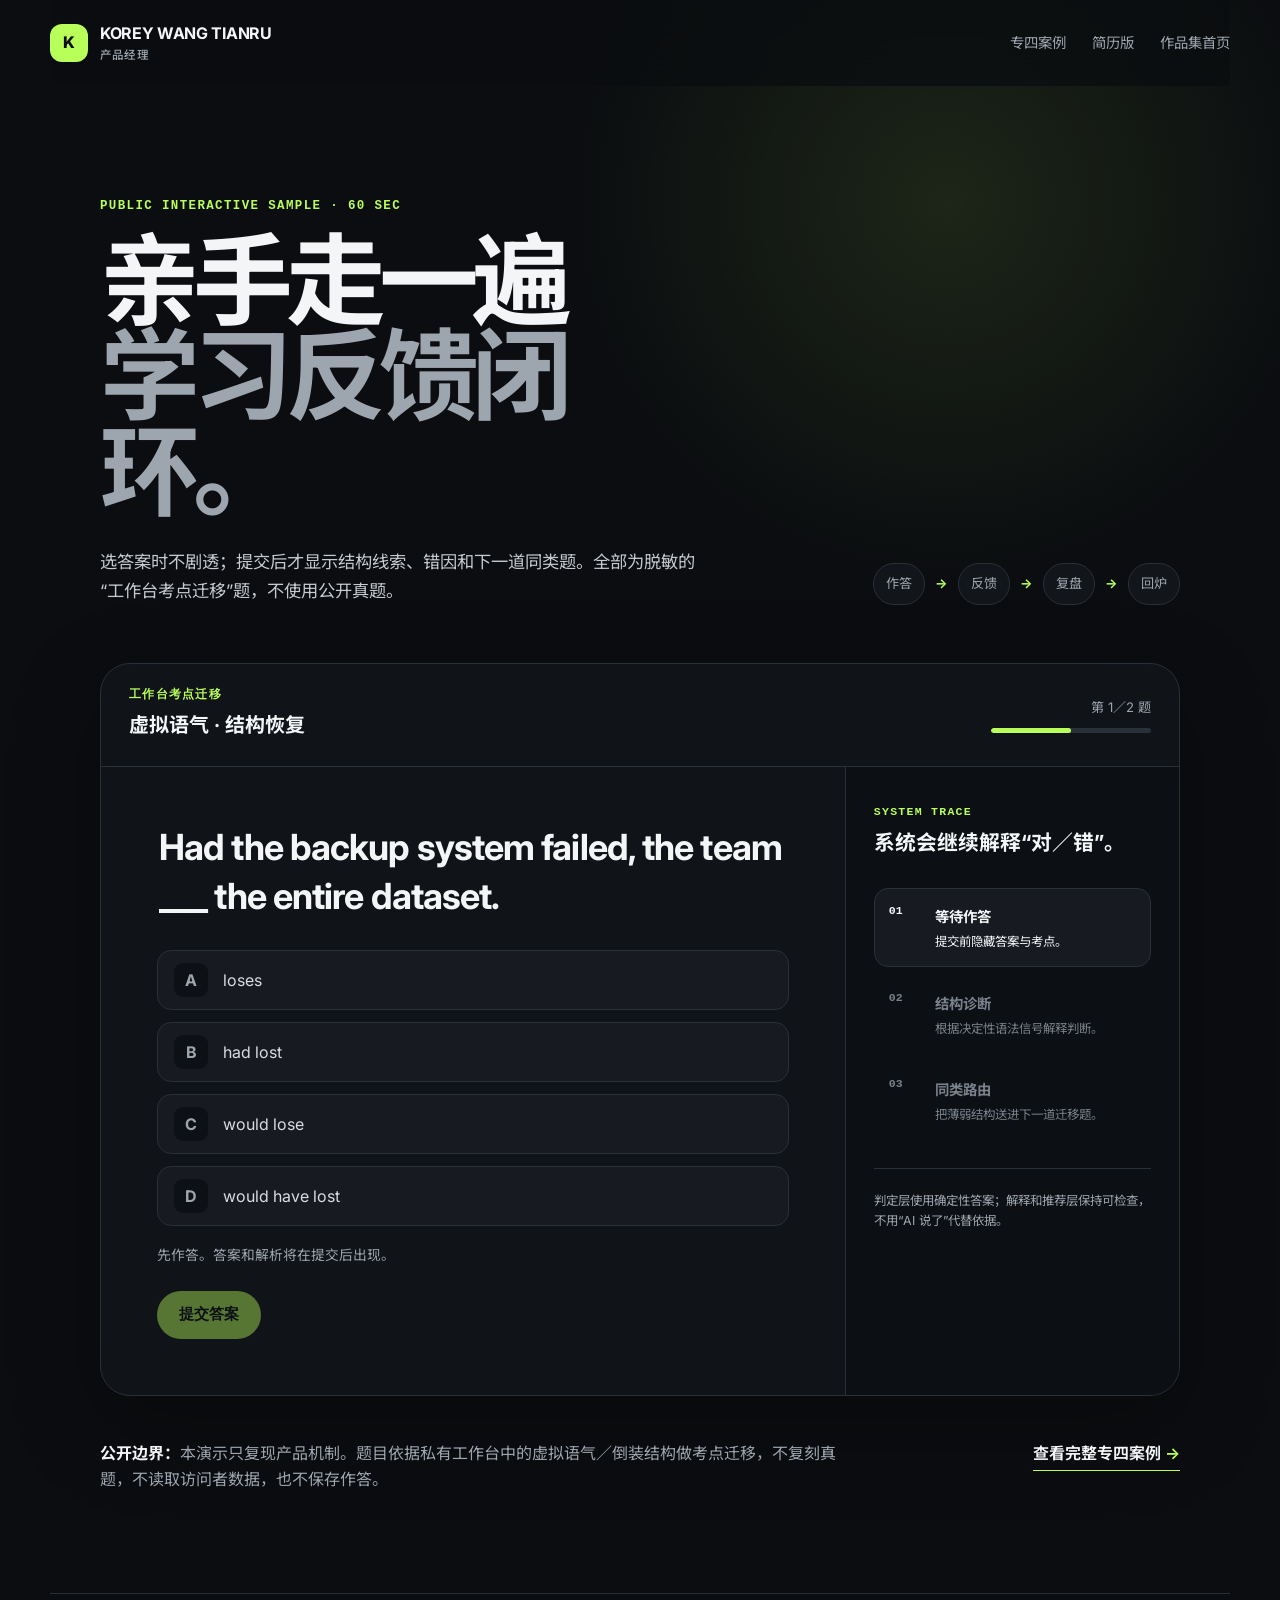
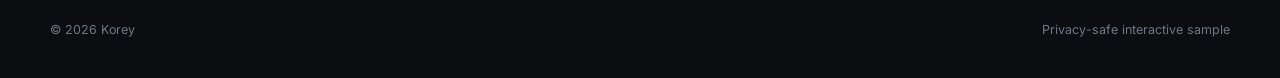
<file: demo/tem4-loop.html>
<!doctype html>
<html lang="zh-CN">
<head>
  <meta charset="utf-8">
  <meta name="viewport" content="width=device-width, initial-scale=1">
  <meta name="description" content="专四备考工作台脱敏交互样板：体验提交后反馈、结构复盘与同类题回炉。">
  <meta name="theme-color" content="#0b0d10">
  <link rel="canonical" href="https://korey2028-prog.github.io/portfolio/demo/tem4-loop.html">
  <link rel="icon" href="../favicon.svg" type="image/svg+xml">
  <title>专四反馈闭环交互样板｜Korey</title>
  <link rel="preconnect" href="https://fonts.googleapis.com">
  <link rel="preconnect" href="https://fonts.gstatic.com" crossorigin>
  <link href="https://fonts.googleapis.com/css2?family=Inter:wght@400;500;600;700;800&amp;family=Noto+Sans+SC:wght@400;500;600;700;800&amp;display=swap" rel="stylesheet">
  <link rel="stylesheet" href="../style.css?v=6">
  <link rel="stylesheet" href="tem4-loop.css?v=1">
</head>
<body class="demo-page">
  <a class="skip-link" href="#main">跳到主要内容</a>
  <header class="site-header" data-header>
    <a class="brand" href="../index.html"><span class="brand-mark">K</span><span>KOREY WANG TIANRU <small>产品经理</small></span></a>
    <nav class="nav" aria-label="演示导航"><a href="../work/tem4.html">专四案例</a><a href="../resume.html">简历版</a><a href="../index.html">作品集首页</a></nav>
  </header>

  <main id="main" class="demo-main">
    <section class="demo-intro">
      <div>
        <p class="eyebrow">PUBLIC INTERACTIVE SAMPLE · 60 SEC</p>
        <h1>亲手走一遍<br><span>学习反馈闭环。</span></h1>
        <p>选答案时不剧透；提交后才显示结构线索、错因和下一道同类题。全部为脱敏的“工作台考点迁移”题，不使用公开真题。</p>
      </div>
      <div class="demo-loop" aria-label="本次演示流程"><span>作答</span><b>→</b><span>反馈</span><b>→</b><span>复盘</span><b>→</b><span>回炉</span></div>
    </section>

    <section class="demo-workbench" aria-labelledby="demo-title">
      <div class="demo-toolbar">
        <div><p class="demo-kicker">工作台考点迁移</p><h2 id="demo-title">虚拟语气 · 结构恢复</h2></div>
        <div class="demo-progress" aria-live="polite"><span id="progress-label">第 1／2 题</span><div class="demo-progress-track"><i id="progress-bar"></i></div></div>
      </div>

      <div class="demo-grid">
        <div class="quiz-panel">
          <form id="quiz-form">
            <fieldset>
              <legend id="question-text">Had the backup system failed, the team ___ the entire dataset.</legend>
              <div class="answer-list" id="answer-list">
                <label><input type="radio" name="answer" value="A"><span><b>A</b> loses</span></label>
                <label><input type="radio" name="answer" value="B"><span><b>B</b> had lost</span></label>
                <label><input type="radio" name="answer" value="C"><span><b>C</b> would lose</span></label>
                <label><input type="radio" name="answer" value="D"><span><b>D</b> would have lost</span></label>
              </div>
            </fieldset>
            <p class="answer-hint" id="answer-hint">先作答。答案和解析将在提交后出现。</p>
            <button class="button primary quiz-submit" id="submit-answer" type="submit" disabled>提交答案</button>
          </form>

          <section class="quiz-feedback" id="quiz-feedback" aria-live="polite" hidden>
            <p class="feedback-status" id="feedback-status"></p>
            <h3 id="feedback-title"></h3>
            <p id="feedback-copy"></p>
            <div class="structure-signal"><span>可复用信号</span><strong id="feedback-signal"></strong></div>
            <button class="button primary" id="next-question" type="button">进入同类题回炉</button>
          </section>
        </div>

        <aside class="demo-trace" aria-label="系统如何处理这次作答">
          <p class="demo-kicker">SYSTEM TRACE</p>
      <h3>系统会继续解释“对／错”。</h3>
          <ol>
            <li class="active" data-trace-step="1"><span>01</span><div><strong>等待作答</strong><p>提交前隐藏答案与考点。</p></div></li>
            <li data-trace-step="2"><span>02</span><div><strong>结构诊断</strong><p>根据决定性语法信号解释判断。</p></div></li>
            <li data-trace-step="3"><span>03</span><div><strong>同类路由</strong><p>把薄弱结构送进下一道迁移题。</p></div></li>
          </ol>
          <p class="trace-note">判定层使用确定性答案；解释和推荐层保持可检查，不用“AI 说了”代替依据。</p>
        </aside>
      </div>
    </section>

    <section class="demo-disclosure">
      <p><strong>公开边界：</strong>本演示只复现产品机制。题目依据私有工作台中的虚拟语气／倒装结构做考点迁移，不复刻真题，不读取访问者数据，也不保存作答。</p>
      <a class="text-link" href="../work/tem4.html">查看完整专四案例 <span>→</span></a>
    </section>
  </main>

  <footer><span>© <span data-year></span> Korey</span><span>Privacy-safe interactive sample</span></footer>
  <script src="../script.js?v=6"></script>
  <script src="tem4-loop.js?v=1"></script>
</body>
</html>
</file>
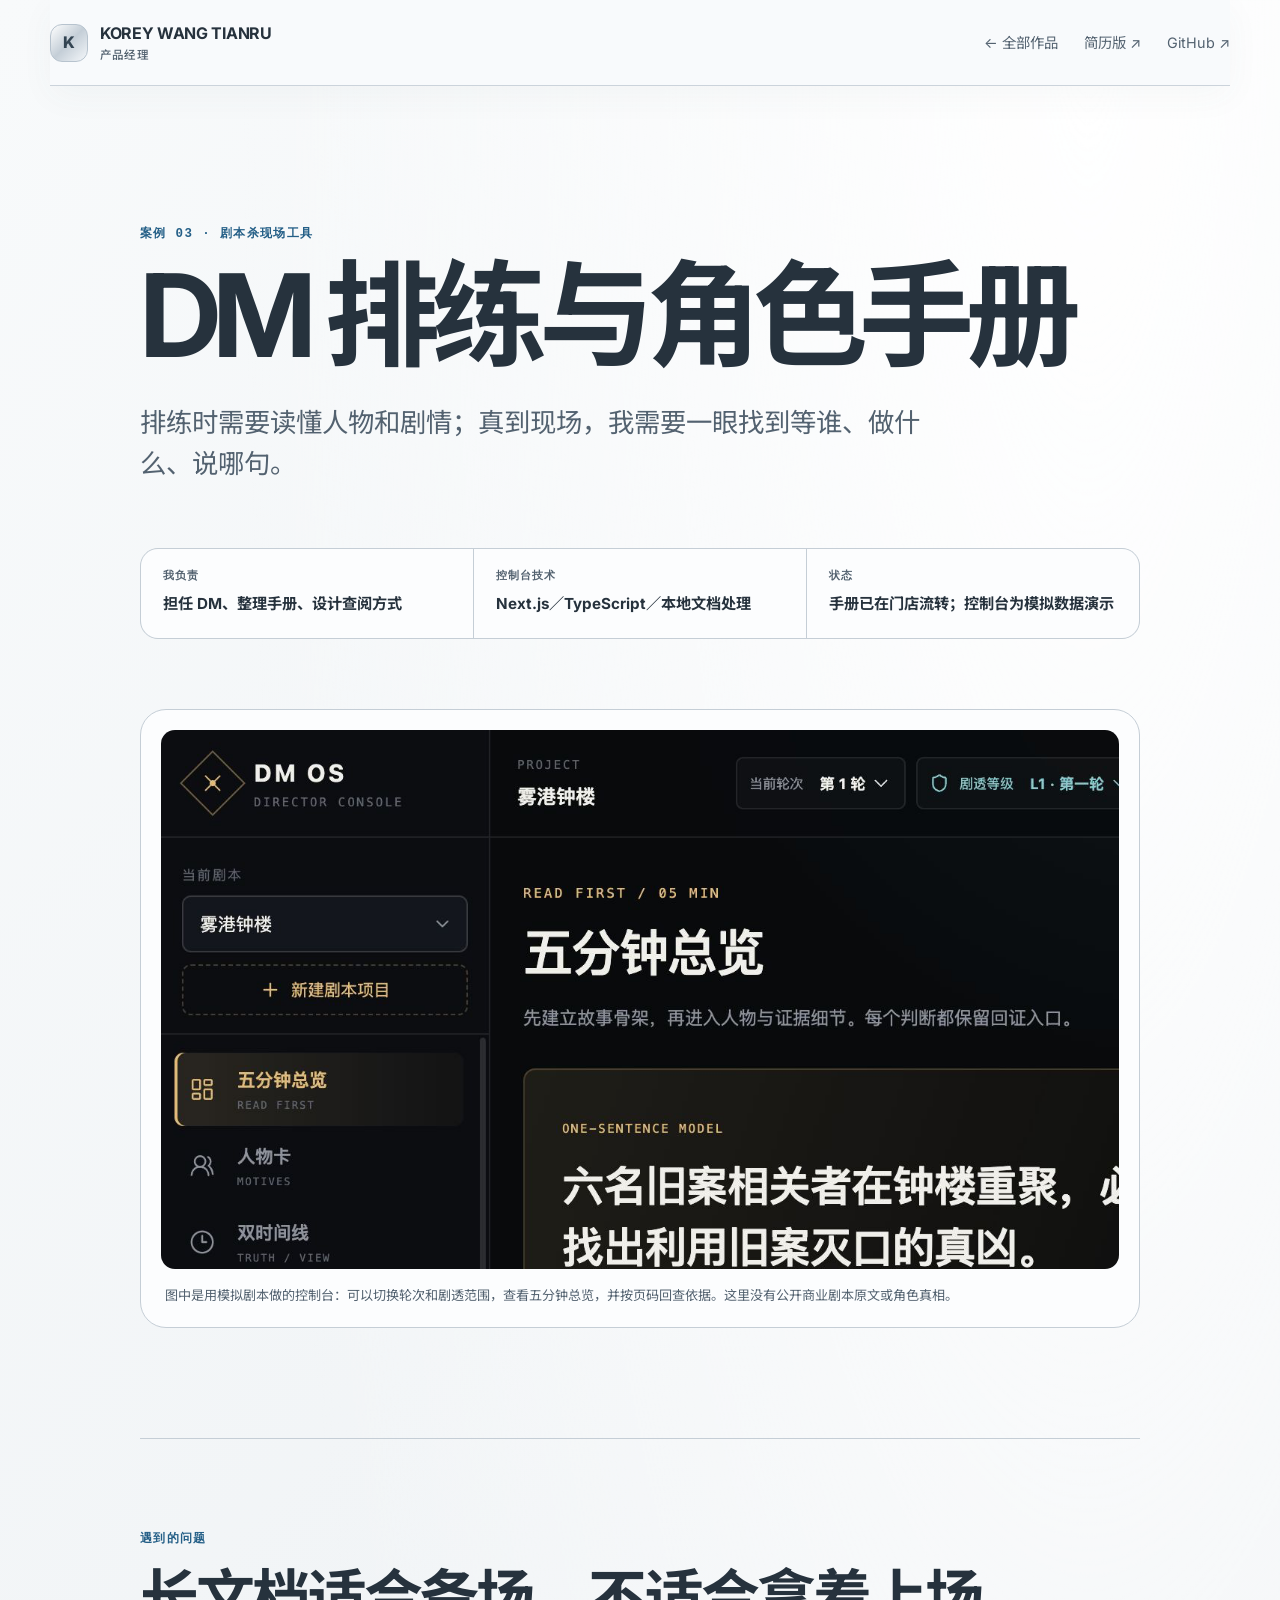
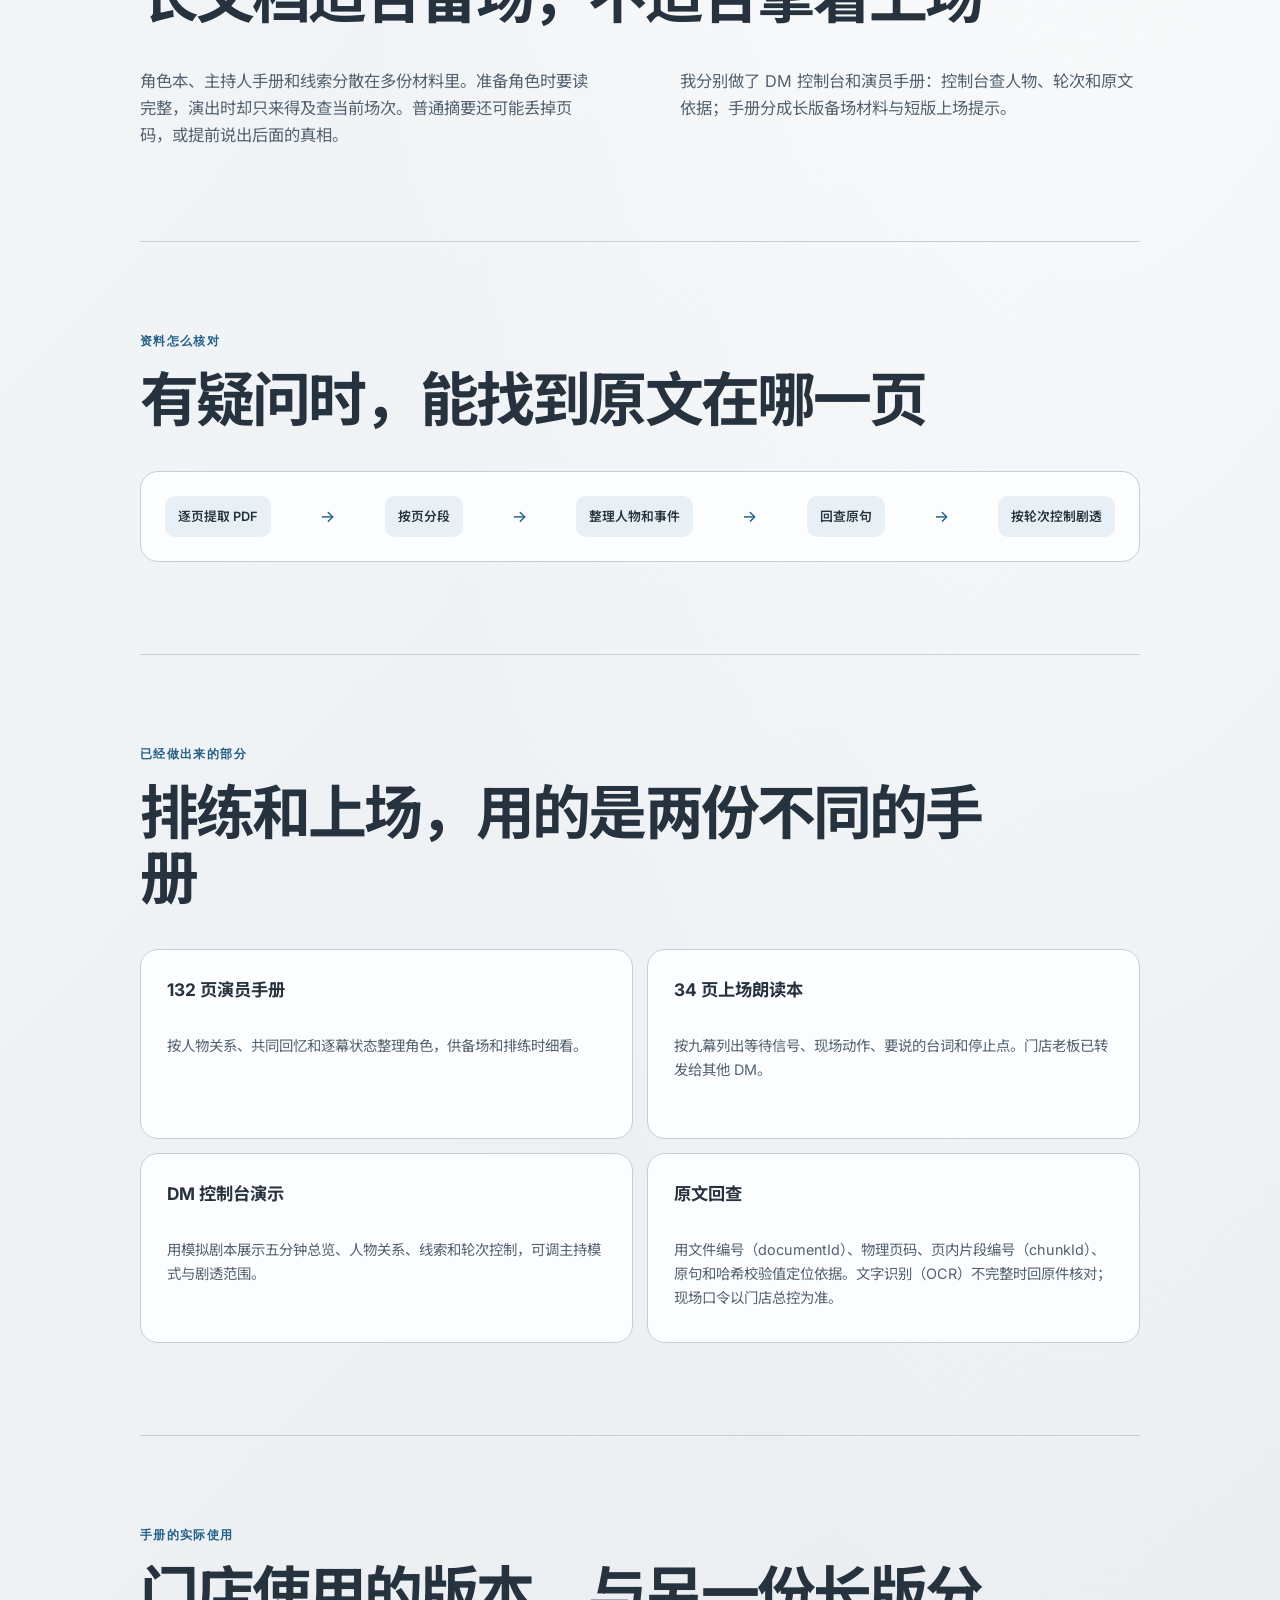
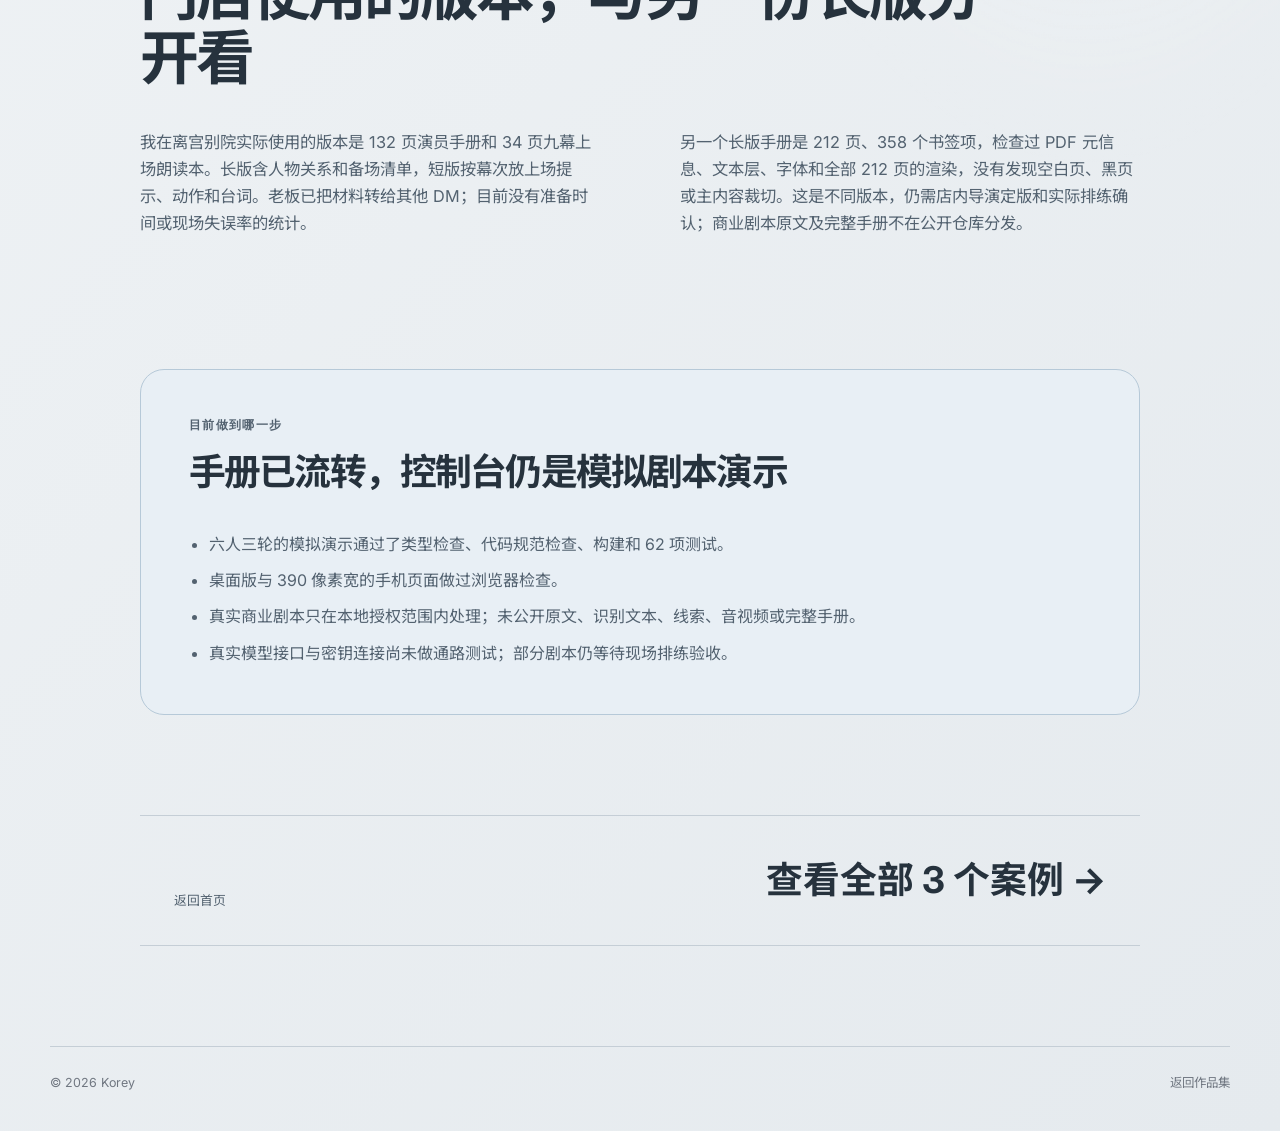
<file: work/dm-rehearsal.html>
<!doctype html>
<html lang="zh-CN">
<head>
  <meta charset="utf-8"><meta name="viewport" content="width=device-width, initial-scale=1">
  <meta name="description" content="KOREY WANG TIANRU 的 DM 排练与角色手册案例：132 页备场手册、34 页上场朗读本，以及合成数据的 DM 控制台演示。">
  <link rel="canonical" href="https://korey2028-prog.github.io/portfolio/work/dm-rehearsal.html">
  <link rel="icon" href="../favicon.svg" type="image/svg+xml">
  <meta name="theme-color" content="#f1f3f5"><title>DM 排练与角色手册｜Korey</title>
  <link rel="preconnect" href="https://fonts.googleapis.com"><link rel="preconnect" href="https://fonts.gstatic.com" crossorigin>
  <link href="https://fonts.googleapis.com/css2?family=Inter:wght@400;500;600;700;800&amp;family=Noto+Sans+SC:wght@400;500;600;700;800&amp;display=swap" rel="stylesheet"><link rel="stylesheet" href="../style.css?v=6">
  <link rel="stylesheet" href="../silver-theme.css?v=1">
</head>
<body class="case-page">
  <header class="site-header" data-header><a class="brand" href="../index.html"><span class="brand-mark">K</span><span>KOREY WANG TIANRU <small>产品经理</small></span></a><nav class="nav" aria-label="案例导航"><a href="../index.html#work">← 全部作品</a><a href="../resume.html">简历版 ↗</a><a href="https://github.com/korey2028-prog" target="_blank" rel="noreferrer">GitHub ↗</a></nav></header>
  <main>
    <section class="case-hero"><p class="eyebrow reveal">案例 03 · 剧本杀现场工具</p><h1 class="reveal">DM 排练与角色手册</h1><p class="case-lead reveal">排练时需要读懂人物和剧情；真到现场，我需要一眼找到等谁、做什么、说哪句。</p><div class="case-fact-grid reveal"><div><span>我负责</span><strong>担任 DM、整理手册、设计查阅方式</strong></div><div><span>控制台技术</span><strong>Next.js／TypeScript／本地文档处理</strong></div><div><span>状态</span><strong>手册已在门店流转；控制台为模拟数据演示</strong></div></div></section>
    <figure class="case-image reveal"><img src="../assets/dm-os.png" alt="使用模拟剧本的 DM 控制台总览界面"><figcaption>图中是用模拟剧本做的控制台：可以切换轮次和剧透范围，查看五分钟总览，并按页码回查依据。这里没有公开商业剧本原文或角色真相。</figcaption></figure>
    <section class="case-section reveal"><p class="eyebrow">遇到的问题</p><h2>长文档适合备场，不适合拿着上场</h2><div class="case-columns"><p>角色本、主持人手册和线索分散在多份材料里。准备角色时要读完整，演出时却只来得及查当前场次。普通摘要还可能丢掉页码，或提前说出后面的真相。</p><p>我分别做了 DM 控制台和演员手册：控制台查人物、轮次和原文依据；手册分成长版备场材料与短版上场提示。</p></div></section>
    <section class="case-section reveal"><p class="eyebrow">资料怎么核对</p><h2>有疑问时，能找到原文在哪一页</h2><div class="flow"><span>逐页提取 PDF</span><b>→</b><span>按页分段</span><b>→</b><span>整理人物和事件</span><b>→</b><span>回查原句</span><b>→</b><span>按轮次控制剧透</span></div></section>
    <section class="case-section reveal"><p class="eyebrow">已经做出来的部分</p><h2>排练和上场，用的是两份不同的手册</h2><div class="deliverable-grid"><article><strong>132 页演员手册</strong><p>按人物关系、共同回忆和逐幕状态整理角色，供备场和排练时细看。</p></article><article><strong>34 页上场朗读本</strong><p>按九幕列出等待信号、现场动作、要说的台词和停止点。门店老板已转发给其他 DM。</p></article><article><strong>DM 控制台演示</strong><p>用模拟剧本展示五分钟总览、人物关系、线索和轮次控制，可调主持模式与剧透范围。</p></article><article><strong>原文回查</strong><p>用文件编号（documentId）、物理页码、页内片段编号（chunkId）、原句和哈希校验值定位依据。文字识别（OCR）不完整时回原件核对；现场口令以门店总控为准。</p></article></div></section>
    <section class="case-section reveal" id="handbook"><p class="eyebrow">手册的实际使用</p><h2>门店使用的版本，与另一份长版分开看</h2><div class="case-columns"><p>我在离宫别院实际使用的版本是 132 页演员手册和 34 页九幕上场朗读本。长版含人物关系和备场清单，短版按幕次放上场提示、动作和台词。老板已把材料转给其他 DM；目前没有准备时间或现场失误率的统计。</p><p>另一个长版手册是 212 页、358 个书签项，检查过 PDF 元信息、文本层、字体和全部 212 页的渲染，没有发现空白页、黑页或主内容裁切。这是不同版本，仍需店内导演定版和实际排练确认；商业剧本原文及完整手册不在公开仓库分发。</p></div></section>
    <section class="case-section status-note reveal"><p class="eyebrow">目前做到哪一步</p><h2>手册已流转，控制台仍是模拟剧本演示</h2><ul><li>六人三轮的模拟演示通过了类型检查、代码规范检查、构建和 62 项测试。</li><li>桌面版与 390 像素宽的手机页面做过浏览器检查。</li><li>真实商业剧本只在本地授权范围内处理；未公开原文、识别文本、线索、音视频或完整手册。</li><li>真实模型接口与密钥连接尚未做通路测试；部分剧本仍等待现场排练验收。</li></ul></section>
    <section class="case-next"><a href="../index.html#work"><span>返回首页</span><strong>查看全部 3 个案例 →</strong></a></section>
  </main><footer><span>© <span data-year></span> Korey</span><a href="../index.html">返回作品集</a></footer><script src="../script.js?v=5"></script>
</body></html>
</file>
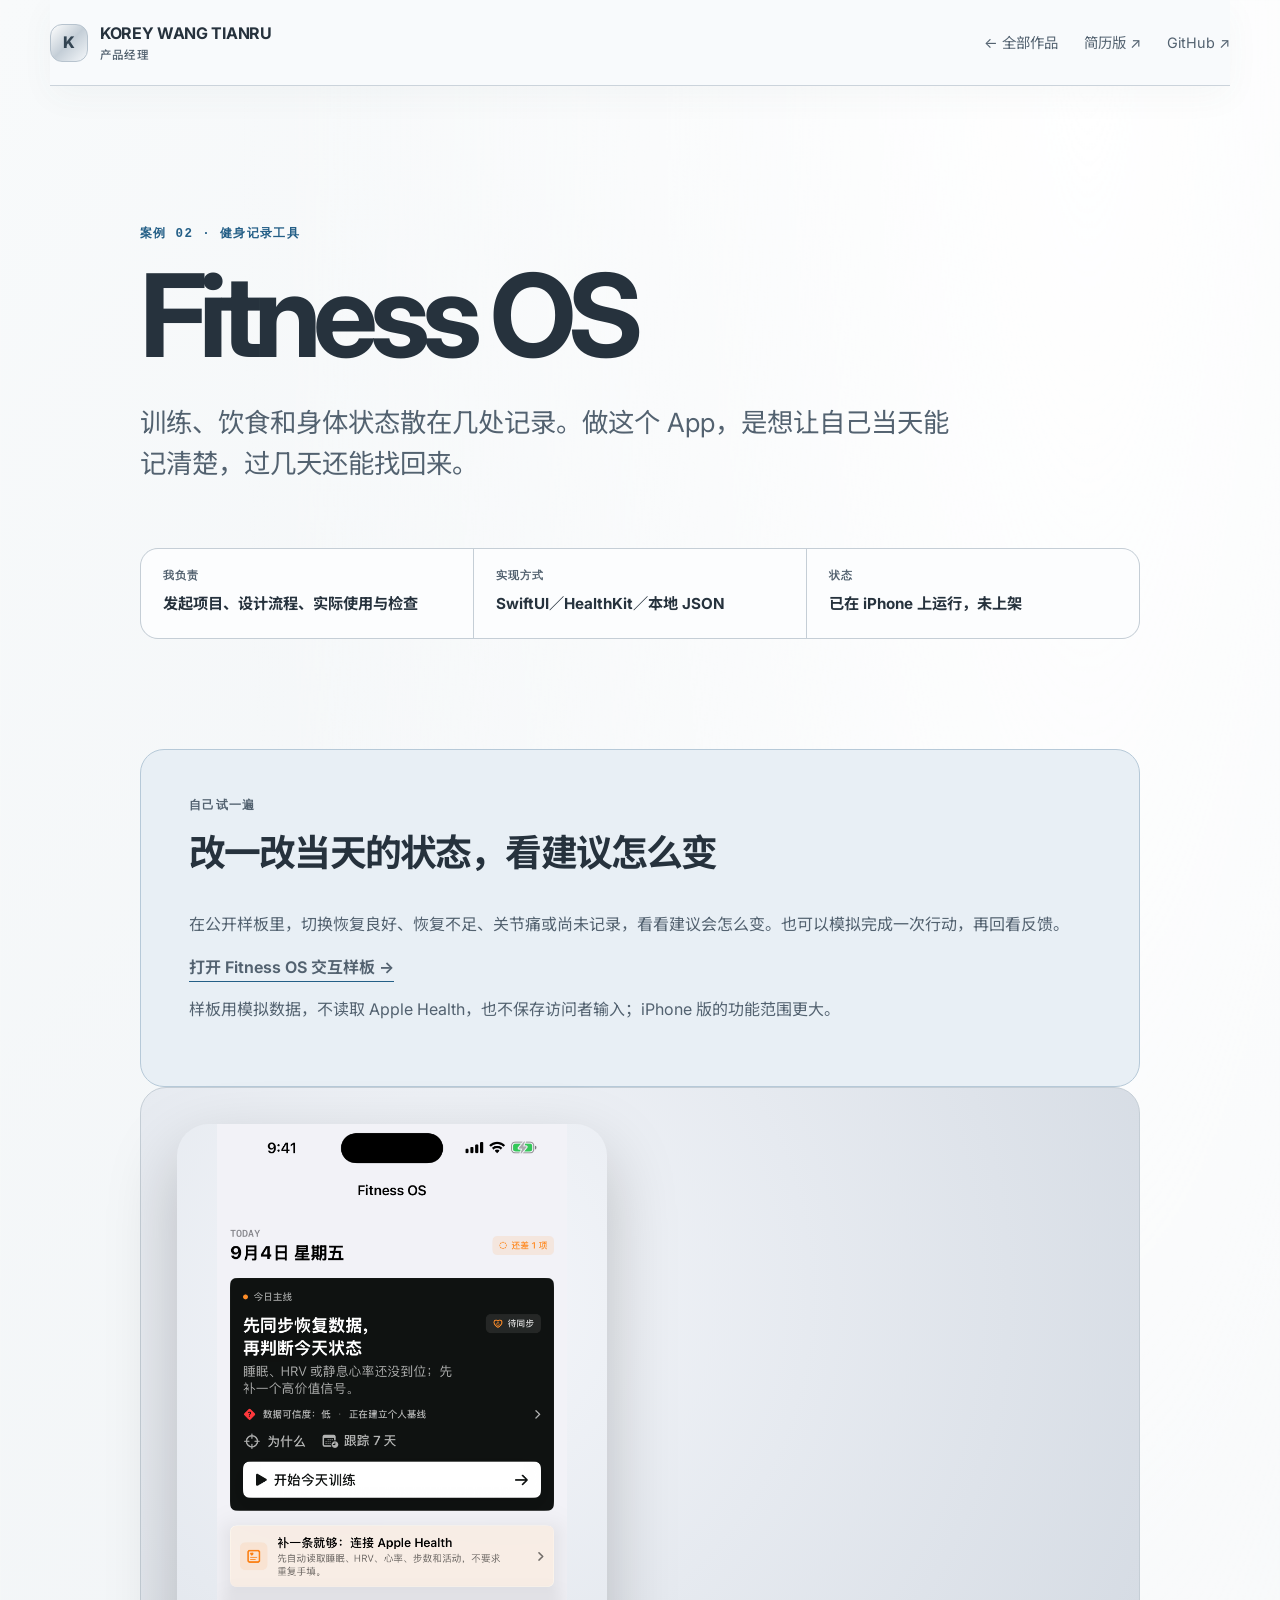
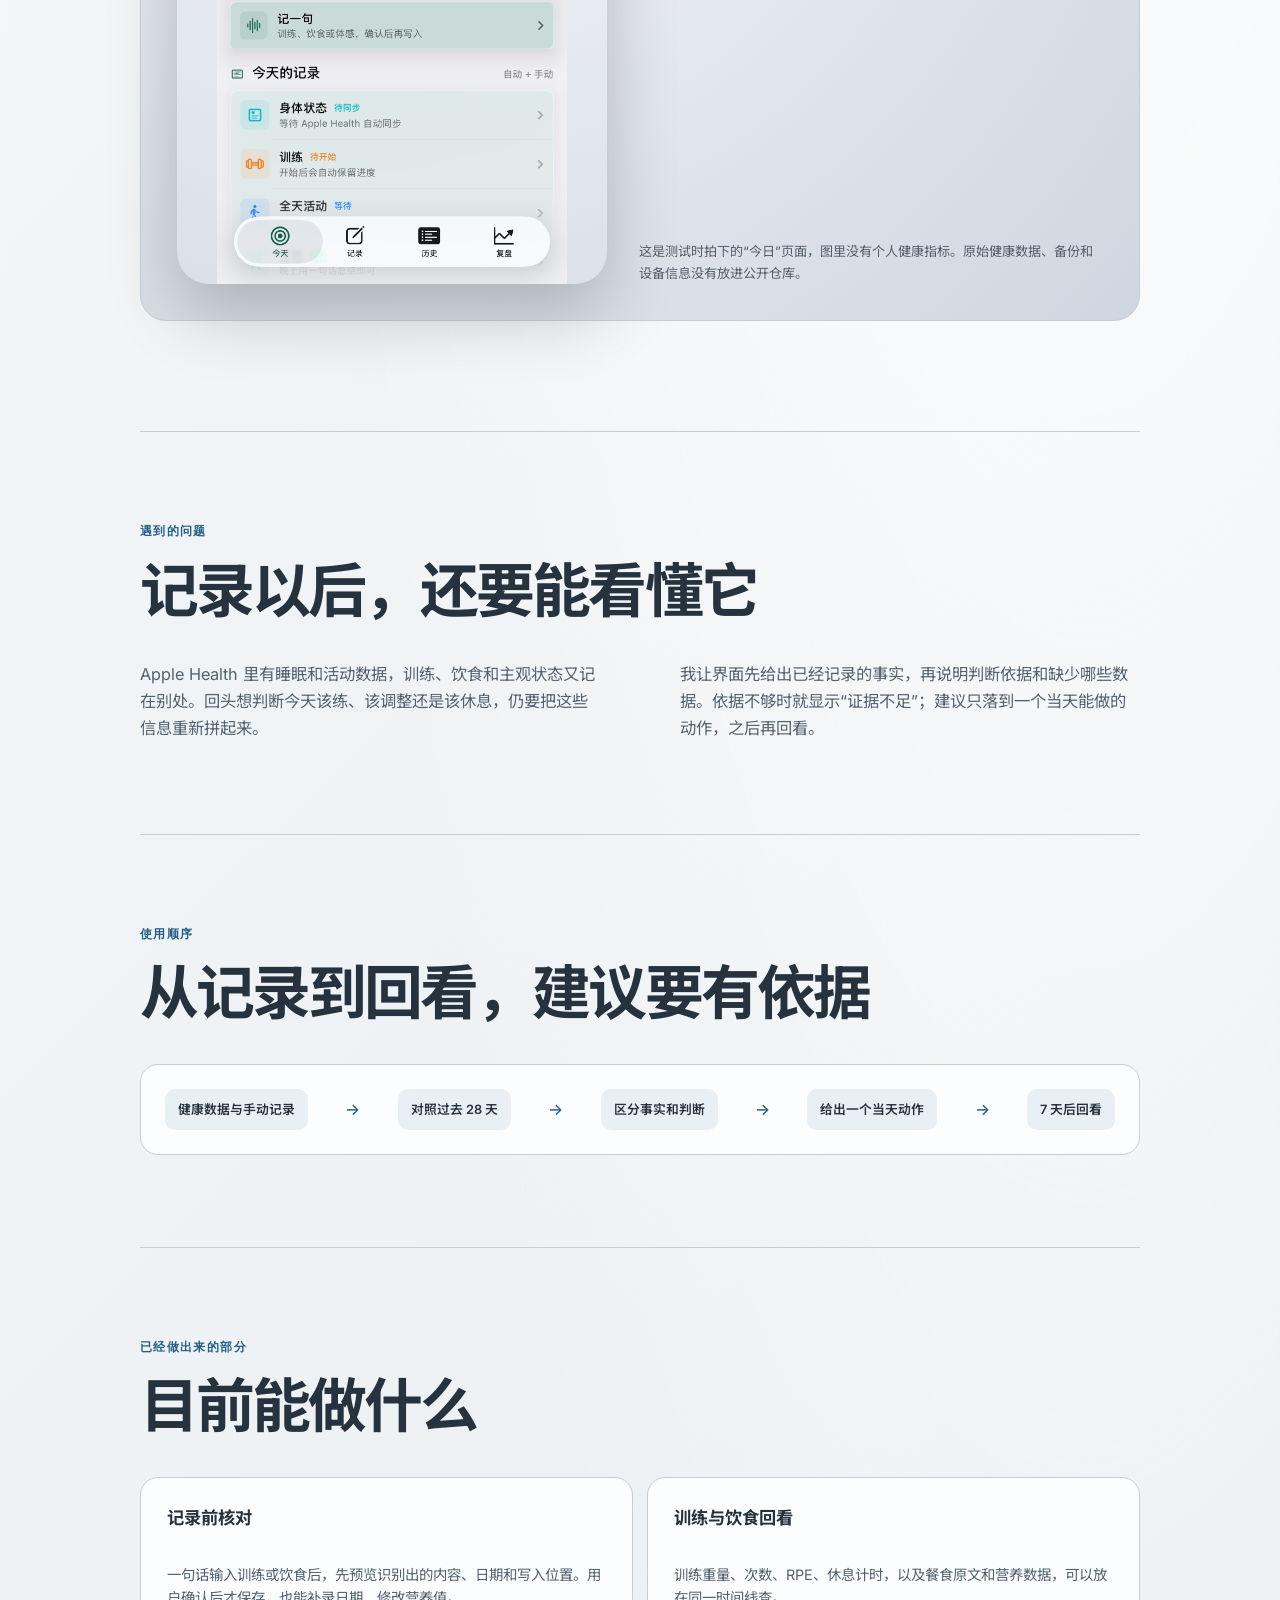
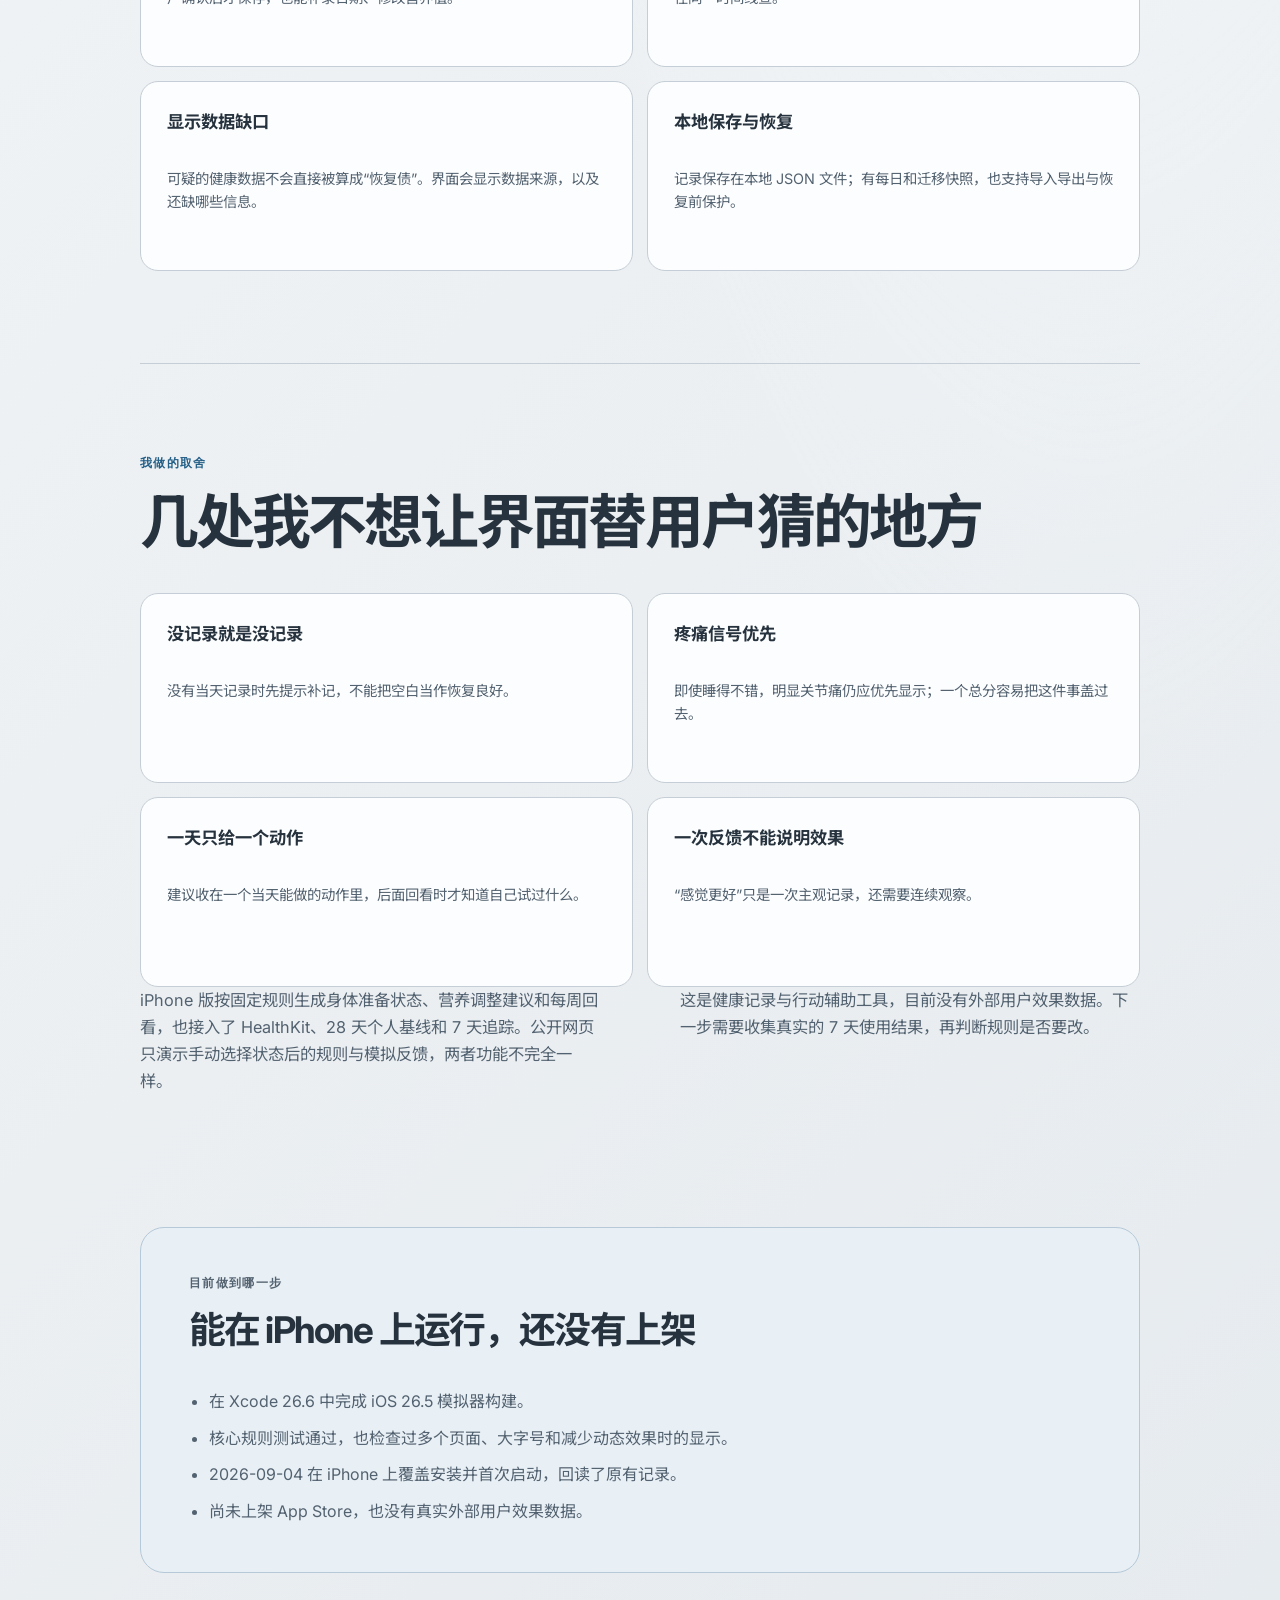
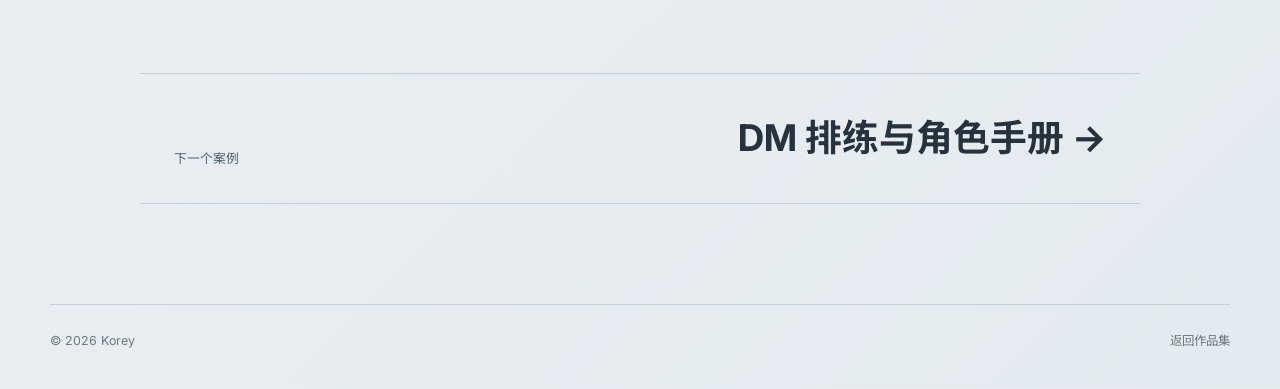
<file: work/fitness-os-details.html>
<!doctype html>
<html lang="zh-CN">
<head>
  <meta charset="utf-8"><meta name="viewport" content="width=device-width, initial-scale=1">
  <meta name="description" content="Fitness OS 案例：用 SwiftUI、HealthKit 与本地规则把健康数据转成每日最小行动。">
  <link rel="canonical" href="https://korey2028-prog.github.io/portfolio/work/fitness-os.html">
  <link rel="icon" href="../favicon.svg" type="image/svg+xml">
  <meta name="theme-color" content="#f1f3f5"><title>Fitness OS｜Korey</title>
  <link rel="preconnect" href="https://fonts.googleapis.com"><link rel="preconnect" href="https://fonts.gstatic.com" crossorigin>
  <link href="https://fonts.googleapis.com/css2?family=Inter:wght@400;500;600;700;800&amp;family=Noto+Sans+SC:wght@400;500;600;700;800&amp;display=swap" rel="stylesheet"><link rel="stylesheet" href="../style.css?v=6">
  <link rel="stylesheet" href="../silver-theme.css?v=1">
</head>
<body class="case-page">
  <header class="site-header" data-header><a class="brand" href="../index.html"><span class="brand-mark">K</span><span>KOREY WANG TIANRU <small>产品经理</small></span></a><nav class="nav" aria-label="案例导航"><a href="../index.html#work">← 全部作品</a><a href="../resume.html">简历版 ↗</a><a href="https://github.com/korey2028-prog" target="_blank" rel="noreferrer">GitHub ↗</a></nav></header>
  <main>
    <section class="case-hero"><p class="eyebrow reveal">案例 02 · 健身记录工具</p><h1 class="reveal">Fitness OS</h1><p class="case-lead reveal">训练、饮食和身体状态散在几处记录。做这个 App，是想让自己当天能记清楚，过几天还能找回来。</p><div class="case-fact-grid reveal"><div><span>我负责</span><strong>发起项目、设计流程、实际使用与检查</strong></div><div><span>实现方式</span><strong>SwiftUI／HealthKit／本地 JSON</strong></div><div><span>状态</span><strong>已在 iPhone 上运行，未上架</strong></div></div></section>
    <section class="case-section status-note reveal"><p class="eyebrow">自己试一遍</p><h2>改一改当天的状态，看建议怎么变</h2><p>在公开样板里，切换恢复良好、恢复不足、关节痛或尚未记录，看看建议会怎么变。也可以模拟完成一次行动，再回看反馈。</p><p><a class="text-link" href="../demo/fitness-os.html">打开 Fitness OS 交互样板 →</a></p><p>样板用模拟数据，不读取 Apple Health，也不保存访问者输入；iPhone 版的功能范围更大。</p></section>
    <figure class="case-image phone-case reveal"><img src="../assets/fitness-os-today.png" alt="Fitness OS 今日页面"><figcaption>这是测试时拍下的“今日”页面，图里没有个人健康指标。原始健康数据、备份和设备信息没有放进公开仓库。</figcaption></figure>
    <section class="case-section reveal"><p class="eyebrow">遇到的问题</p><h2>记录以后，还要能看懂它</h2><div class="case-columns"><p>Apple Health 里有睡眠和活动数据，训练、饮食和主观状态又记在别处。回头想判断今天该练、该调整还是该休息，仍要把这些信息重新拼起来。</p><p>我让界面先给出已经记录的事实，再说明判断依据和缺少哪些数据。依据不够时就显示“证据不足”；建议只落到一个当天能做的动作，之后再回看。</p></div></section>
    <section class="case-section reveal"><p class="eyebrow">使用顺序</p><h2>从记录到回看，建议要有依据</h2><div class="flow"><span>健康数据与手动记录</span><b>→</b><span>对照过去 28 天</span><b>→</b><span>区分事实和判断</span><b>→</b><span>给出一个当天动作</span><b>→</b><span>7 天后回看</span></div></section>
    <section class="case-section reveal"><p class="eyebrow">已经做出来的部分</p><h2>目前能做什么</h2><div class="deliverable-grid"><article><strong>记录前核对</strong><p>一句话输入训练或饮食后，先预览识别出的内容、日期和写入位置。用户确认后才保存，也能补录日期、修改营养值。</p></article><article><strong>训练与饮食回看</strong><p>训练重量、次数、RPE、休息计时，以及餐食原文和营养数据，可以放在同一时间线查。</p></article><article><strong>显示数据缺口</strong><p>可疑的健康数据不会直接被算成“恢复债”。界面会显示数据来源，以及还缺哪些信息。</p></article><article><strong>本地保存与恢复</strong><p>记录保存在本地 JSON 文件；有每日和迁移快照，也支持导入导出与恢复前保护。</p></article></div></section>
    <section class="case-section reveal"><p class="eyebrow">我做的取舍</p><h2>几处我不想让界面替用户猜的地方</h2><div class="deliverable-grid"><article><strong>没记录就是没记录</strong><p>没有当天记录时先提示补记，不能把空白当作恢复良好。</p></article><article><strong>疼痛信号优先</strong><p>即使睡得不错，明显关节痛仍应优先显示；一个总分容易把这件事盖过去。</p></article><article><strong>一天只给一个动作</strong><p>建议收在一个当天能做的动作里，后面回看时才知道自己试过什么。</p></article><article><strong>一次反馈不能说明效果</strong><p>“感觉更好”只是一次主观记录，还需要连续观察。</p></article></div><div class="case-columns"><p>iPhone 版按固定规则生成身体准备状态、营养调整建议和每周回看，也接入了 HealthKit、28 天个人基线和 7 天追踪。公开网页只演示手动选择状态后的规则与模拟反馈，两者功能不完全一样。</p><p>这是健康记录与行动辅助工具，目前没有外部用户效果数据。下一步需要收集真实的 7 天使用结果，再判断规则是否要改。</p></div></section>
    <section class="case-section status-note reveal"><p class="eyebrow">目前做到哪一步</p><h2>能在 iPhone 上运行，还没有上架</h2><ul><li>在 Xcode 26.6 中完成 iOS 26.5 模拟器构建。</li><li>核心规则测试通过，也检查过多个页面、大字号和减少动态效果时的显示。</li><li>2026-09-04 在 iPhone 上覆盖安装并首次启动，回读了原有记录。</li><li>尚未上架 App Store，也没有真实外部用户效果数据。</li></ul></section>
    <section class="case-next"><a href="dm-rehearsal.html"><span>下一个案例</span><strong>DM 排练与角色手册 →</strong></a></section>
  </main><footer><span>© <span data-year></span> Korey</span><a href="../index.html">返回作品集</a></footer><script src="../script.js?v=5"></script>
</body></html>
</file>
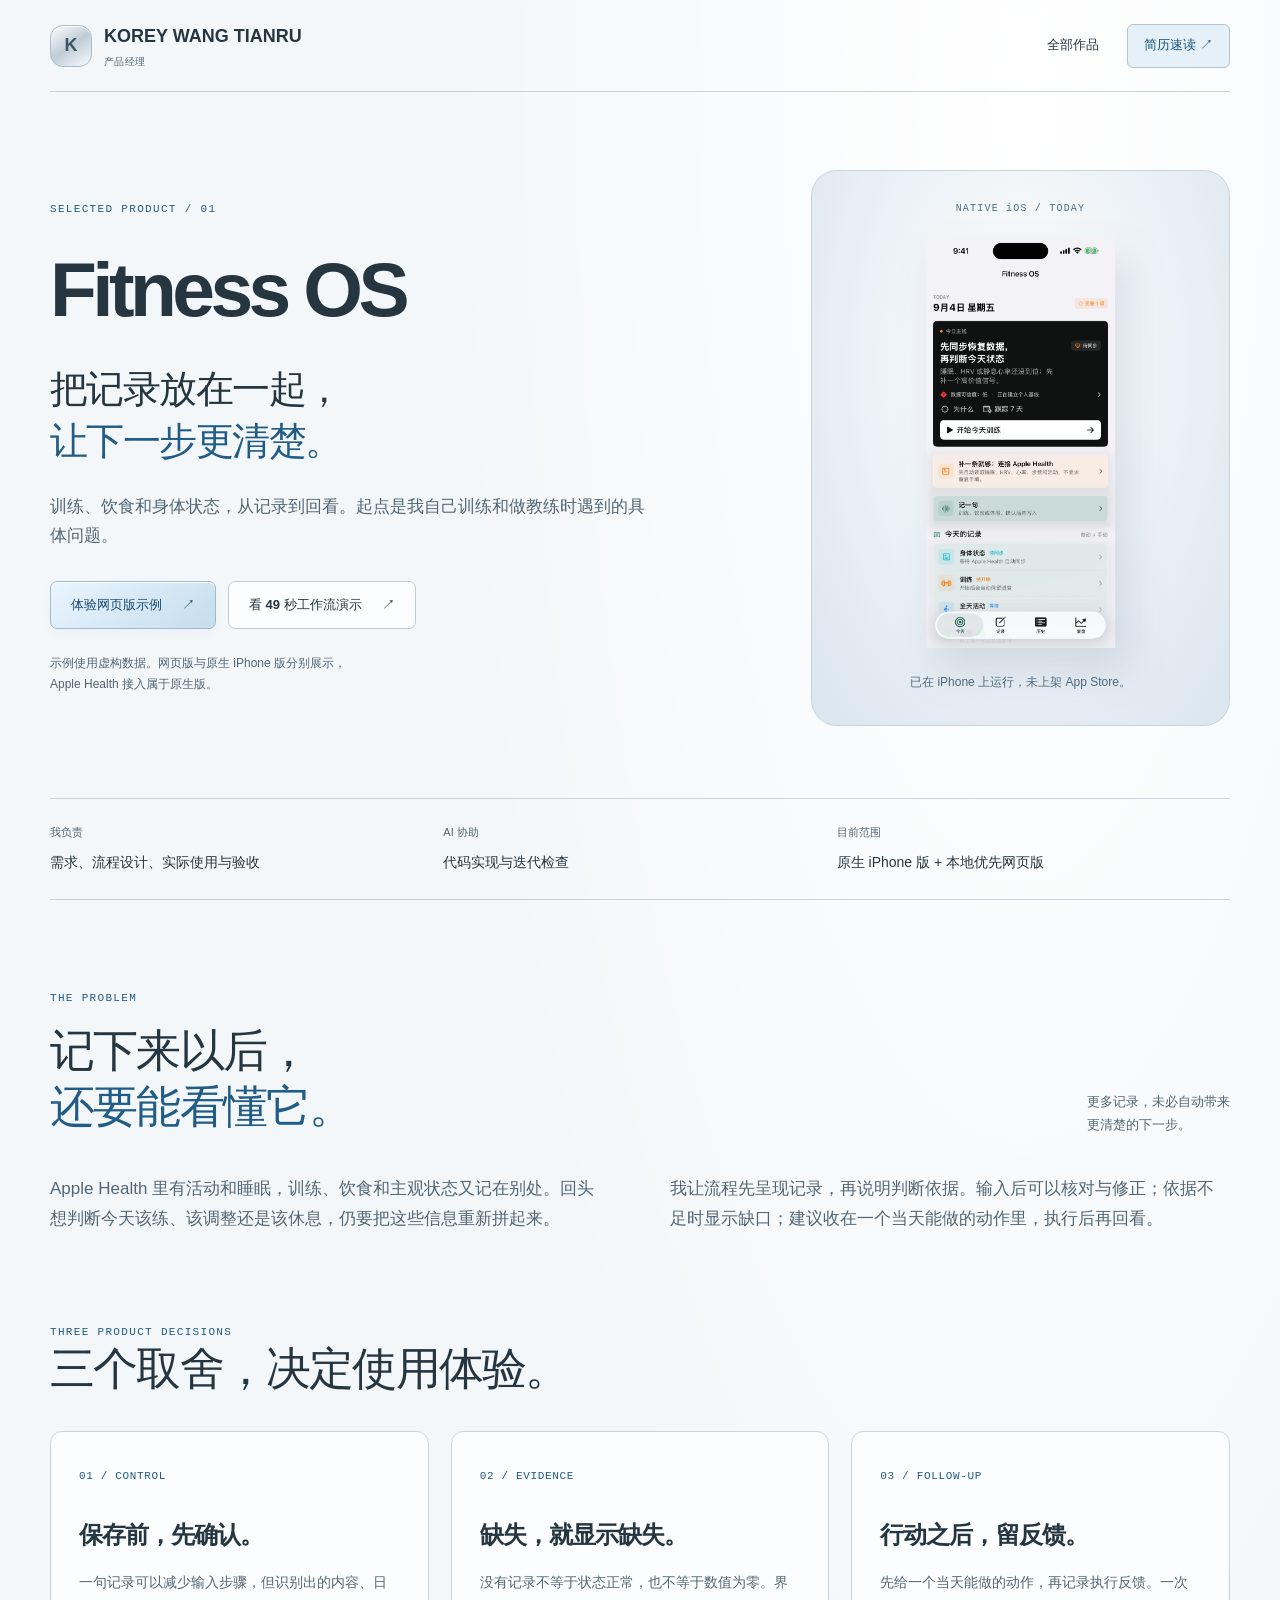
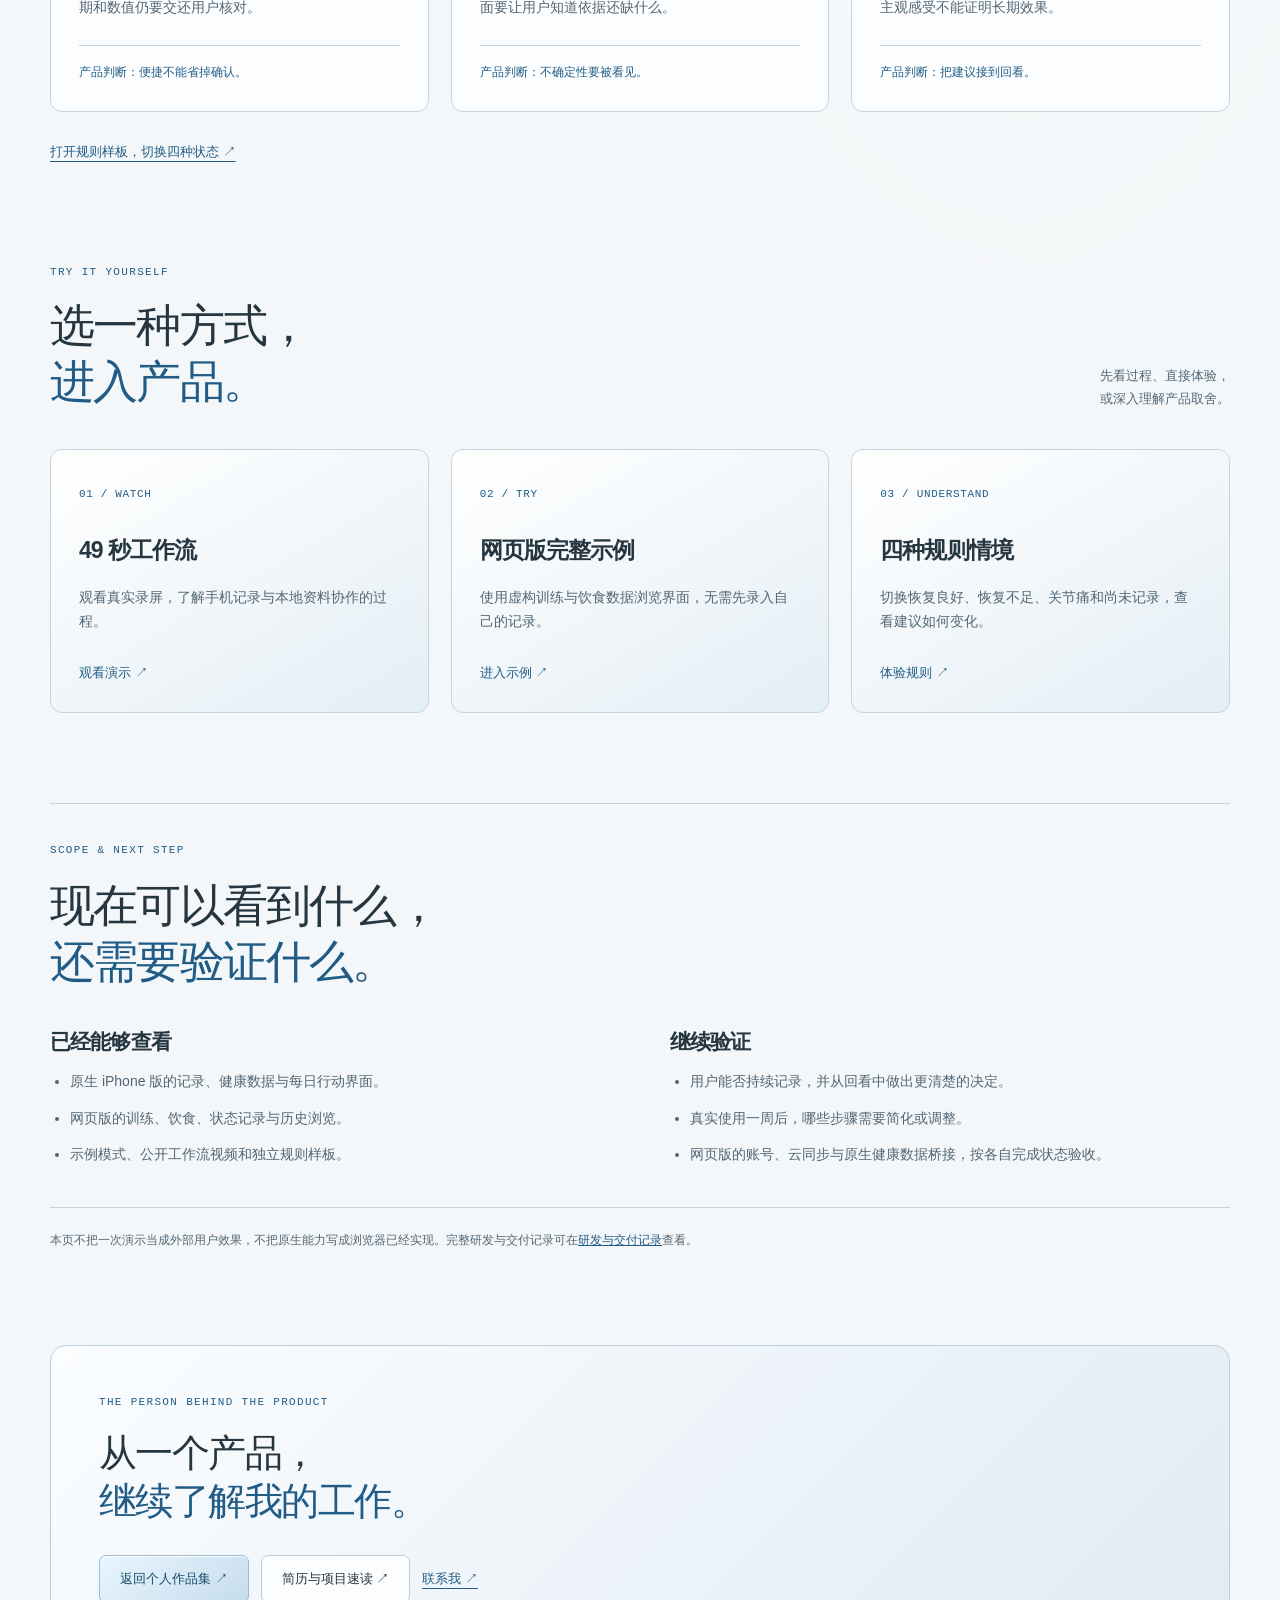
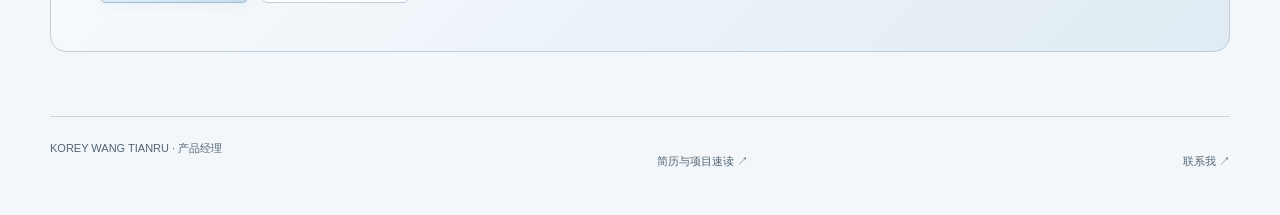
<file: work/fitness-os.html>
<!doctype html>
<html lang="zh-CN"><head><meta charset="utf-8"><meta name="viewport" content="width=device-width,initial-scale=1"><meta name="theme-color" content="#eff3f6"><meta name="description" content="Fitness OS 产品案例：把训练、饮食与身体状态放在一起。查看产品取舍、真实演示与可交互的网页版。"><title>Fitness OS｜Korey 产品案例</title><link rel="icon" href="../favicon.svg"><link rel="stylesheet" href="../portfolio.css"><link rel="canonical" href="https://korey2028.tech/work/fitness-os.html"></head>
<body class="fitness-story"><a class="skip" href="#main">跳到正文</a><header class="header"><a class="brand" href="../index.html"><span class="monogram">K</span><span>KOREY WANG TIANRU <small>产品经理</small></span></a><nav aria-label="案例导航"><a href="../index.html#work">全部作品</a><a class="nav-resume" href="../resume.html">简历速读 ↗</a></nav></header>
<main id="main"><section class="hero product-hero"><div class="hero-copy"><p class="eyebrow">SELECTED PRODUCT / 01</p><h1>Fitness OS</h1><h2>把记录放在一起，<br><em>让下一步更清楚。</em></h2><p class="lead">训练、饮食和身体状态，从记录到回看。起点是我自己训练和做教练时遇到的具体问题。</p><div class="actions"><a class="button primary" href="https://korey2028.tech/fitness/app/?demo=1&amp;lang=zh" target="_blank" rel="noreferrer">体验网页版示例 <span>↗</span></a><a class="button" href="https://korey2028.tech/fitness/" target="_blank" rel="noreferrer">看 49 秒工作流演示 <span>↗</span></a></div><p class="ownership">示例使用虚构数据。网页版与原生 iPhone 版分别展示，<br>Apple Health 接入属于原生版。</p></div><div class="device-stage"><span class="stage-caption">NATIVE iOS / TODAY</span><img src="../assets/fitness-os-today.png" width="430" height="932" alt="Fitness OS 原生 iPhone 版今日页面"><span class="stage-note">已在 iPhone 上运行，未上架 App Store。</span></div></section>
<dl class="project-summary"><div><dt>我负责</dt><dd>需求、流程设计、实际使用与验收</dd></div><div><dt>AI 协助</dt><dd>代码实现与迭代检查</dd></div><div><dt>目前范围</dt><dd>原生 iPhone 版 + 本地优先网页版</dd></div></dl>
<section class="section problem"><div class="section-title"><div><p class="eyebrow">THE PROBLEM</p><h2>记下来以后，<br><em>还要能看懂它。</em></h2></div><p>更多记录，未必自动带来<br>更清楚的下一步。</p></div><div class="two-columns"><p>Apple Health 里有活动和睡眠，训练、饮食和主观状态又记在别处。回头想判断今天该练、该调整还是该休息，仍要把这些信息重新拼起来。</p><p>我让流程先呈现记录，再说明判断依据。输入后可以核对与修正；依据不足时显示缺口；建议收在一个当天能做的动作里，执行后再回看。</p></div></section>
<section class="section"><p class="eyebrow">THREE PRODUCT DECISIONS</p><h2>三个取舍，决定使用体验。</h2><div class="decision-grid"><article><span>01 / CONTROL</span><h3>保存前，先确认。</h3><p>一句记录可以减少输入步骤，但识别出的内容、日期和数值仍要交还用户核对。</p><div class="decision-note">产品判断：便捷不能省掉确认。</div></article><article><span>02 / EVIDENCE</span><h3>缺失，就显示缺失。</h3><p>没有记录不等于状态正常，也不等于数值为零。界面要让用户知道依据还缺什么。</p><div class="decision-note">产品判断：不确定性要被看见。</div></article><article><span>03 / FOLLOW-UP</span><h3>行动之后，留反馈。</h3><p>先给一个当天能做的动作，再记录执行反馈。一次主观感受不能证明长期效果。</p><div class="decision-note">产品判断：把建议接到回看。</div></article></div><a class="text-link" href="../demo/fitness-os.html">打开规则样板，切换四种状态 ↗</a></section>
<section class="section"><div class="section-title"><div><p class="eyebrow">TRY IT YOURSELF</p><h2>选一种方式，<br><em>进入产品。</em></h2></div><p>先看过程、直接体验，<br>或深入理解产品取舍。</p></div><div class="entry-grid"><a href="https://korey2028.tech/fitness/" target="_blank" rel="noreferrer"><span>01 / WATCH</span><h3>49 秒工作流</h3><p>观看真实录屏，了解手机记录与本地资料协作的过程。</p><b>观看演示 ↗</b></a><a href="https://korey2028.tech/fitness/app/?demo=1&amp;lang=zh" target="_blank" rel="noreferrer"><span>02 / TRY</span><h3>网页版完整示例</h3><p>使用虚构训练与饮食数据浏览界面，无需先录入自己的记录。</p><b>进入示例 ↗</b></a><a href="../demo/fitness-os.html"><span>03 / UNDERSTAND</span><h3>四种规则情境</h3><p>切换恢复良好、恢复不足、关节痛和尚未记录，查看建议如何变化。</p><b>体验规则 ↗</b></a></div></section>
<section class="section scope"><p class="eyebrow">SCOPE & NEXT STEP</p><h2>现在可以看到什么，<br><em>还需要验证什么。</em></h2><div class="two-columns"><div><h3>已经能够查看</h3><ul><li>原生 iPhone 版的记录、健康数据与每日行动界面。</li><li>网页版的训练、饮食、状态记录与历史浏览。</li><li>示例模式、公开工作流视频和独立规则样板。</li></ul></div><div><h3>继续验证</h3><ul><li>用户能否持续记录，并从回看中做出更清楚的决定。</li><li>真实使用一周后，哪些步骤需要简化或调整。</li><li>网页版的账号、云同步与原生健康数据桥接，按各自完成状态验收。</li></ul></div></div><p class="scope-footer">本页不把一次演示当成外部用户效果，不把原生能力写成浏览器已经实现。完整研发与交付记录可在<a href="../work/fitness-os-details.html">研发与交付记录</a>查看。</p></section>
<section class="closing"><p class="eyebrow">THE PERSON BEHIND THE PRODUCT</p><h2>从一个产品，<br><em>继续了解我的工作。</em></h2><div class="actions"><a class="button primary" href="../index.html">返回个人作品集 ↗</a><a class="button" href="../resume.html">简历与项目速读 ↗</a><a class="text-link" href="mailto:korey2028@gmail.com">联系我 ↗</a></div></section></main><footer><span>KOREY WANG TIANRU · 产品经理</span><a href="../resume.html">简历与项目速读 ↗</a><a href="mailto:korey2028@gmail.com">联系我 ↗</a></footer></body></html>
</file>
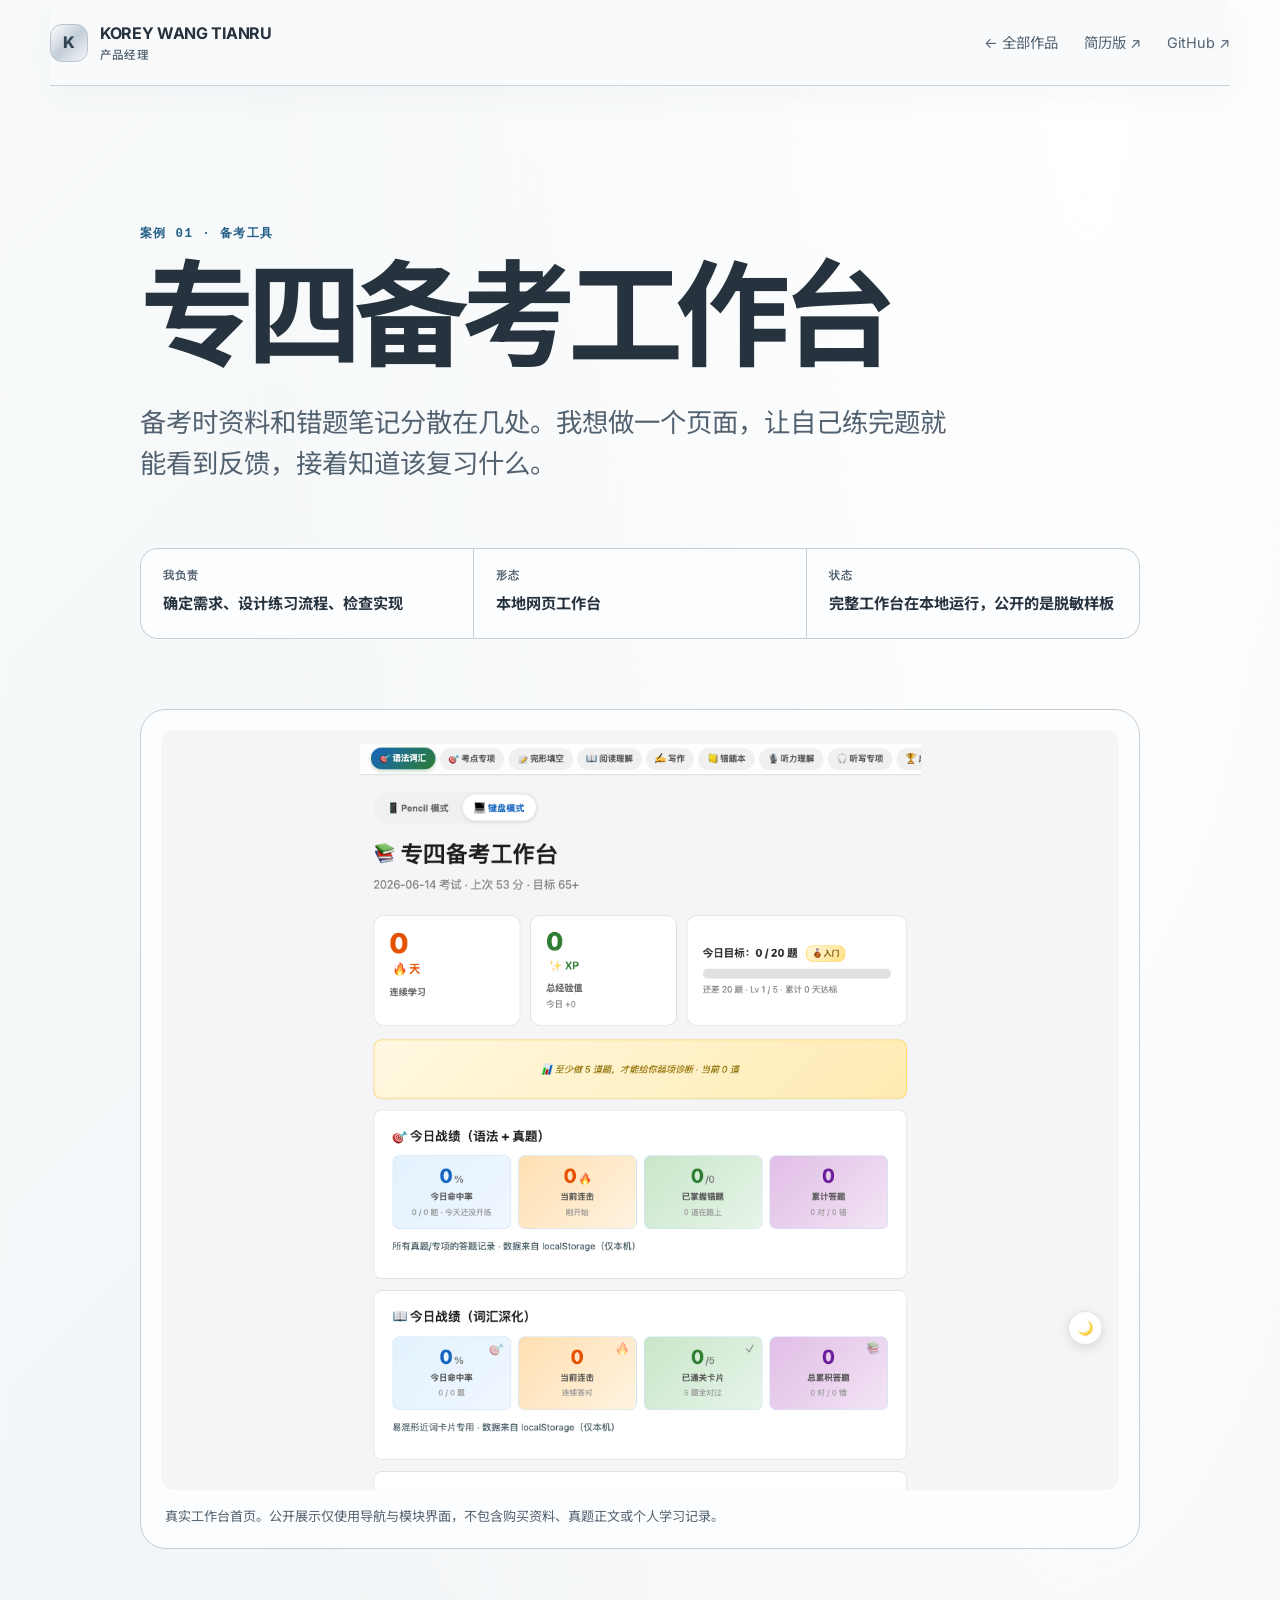
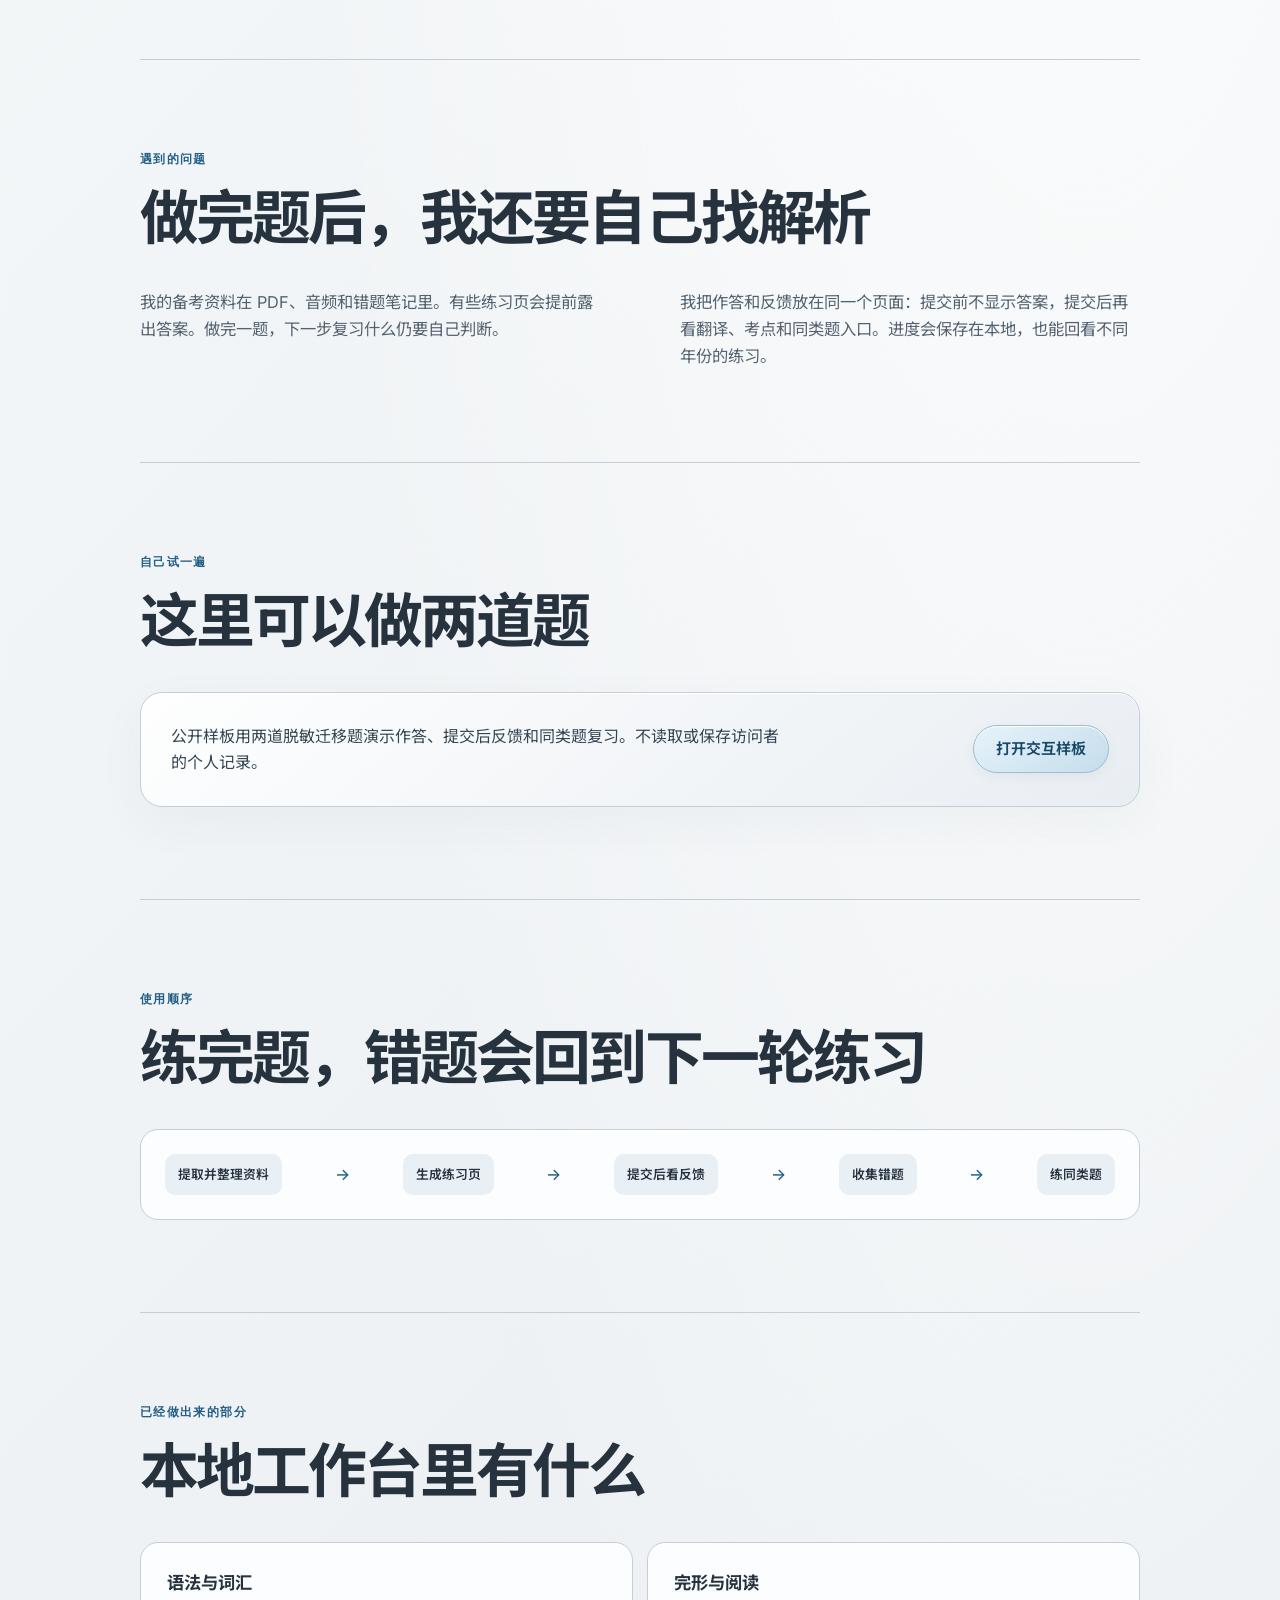
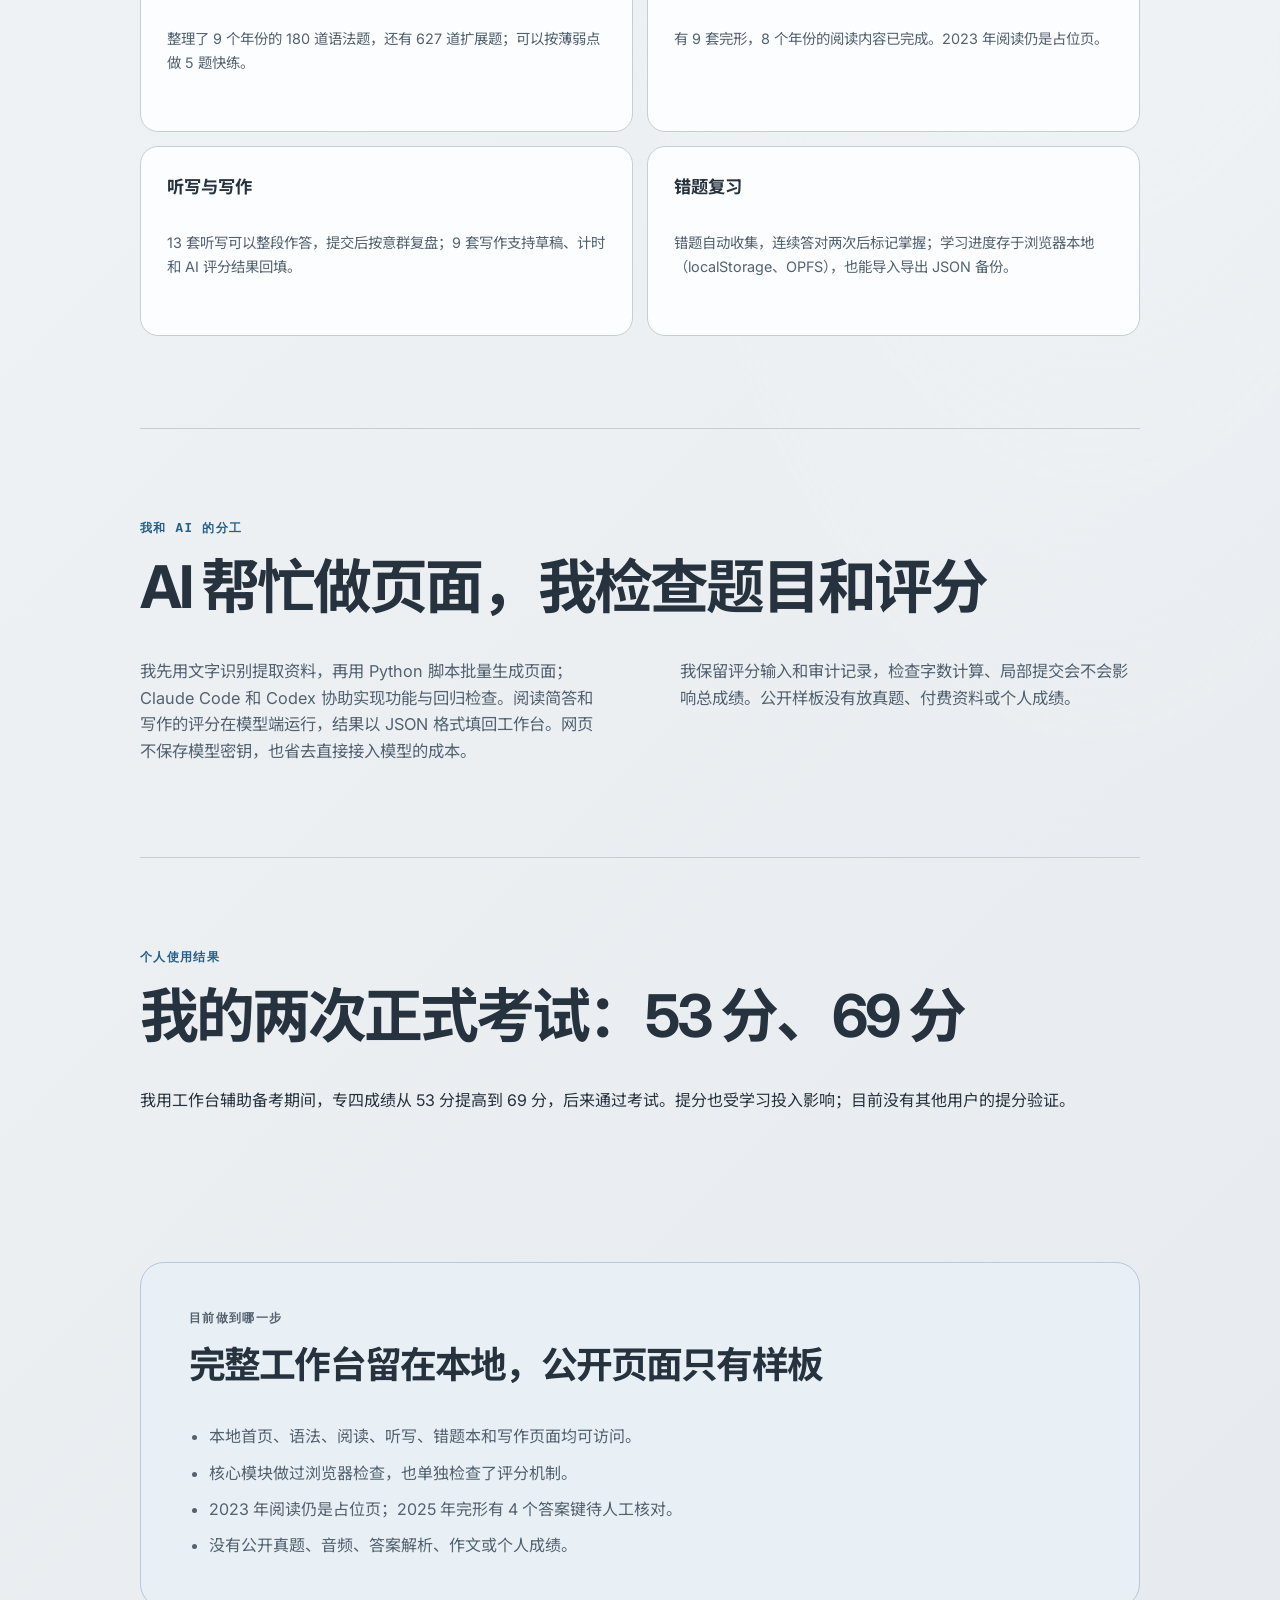
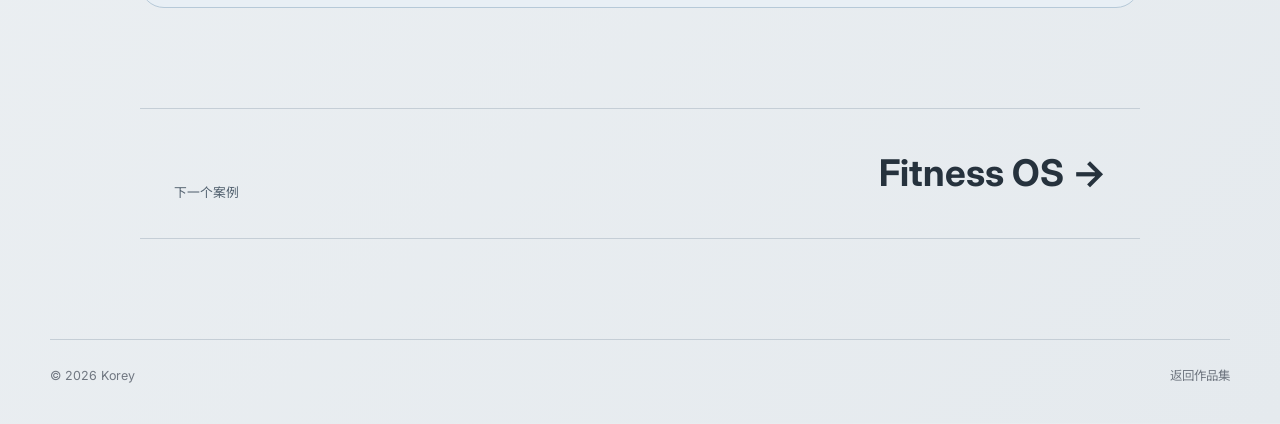
<file: work/tem4.html>
<!doctype html>
<html lang="zh-CN">
<head>
  <meta charset="utf-8"><meta name="viewport" content="width=device-width, initial-scale=1">
  <meta name="description" content="KOREY WANG TIANRU 的专四备考工作台：把练习、提交后反馈和错题复习放在一起。查看界面与脱敏交互样板。">
  <link rel="canonical" href="https://korey2028-prog.github.io/portfolio/work/tem4.html">
  <link rel="icon" href="../favicon.svg" type="image/svg+xml">
  <meta name="theme-color" content="#f1f3f5"><title>专四备考工作台｜Korey</title>
  <link rel="preconnect" href="https://fonts.googleapis.com"><link rel="preconnect" href="https://fonts.gstatic.com" crossorigin>
  <link href="https://fonts.googleapis.com/css2?family=Inter:wght@400;500;600;700;800&amp;family=Noto+Sans+SC:wght@400;500;600;700;800&amp;display=swap" rel="stylesheet">
  <link rel="stylesheet" href="../style.css?v=6">
  <link rel="stylesheet" href="../silver-theme.css?v=1">
</head>
<body class="case-page">
  <header class="site-header" data-header><a class="brand" href="../index.html"><span class="brand-mark">K</span><span>KOREY WANG TIANRU <small>产品经理</small></span></a><nav class="nav" aria-label="案例导航"><a href="../index.html#work">← 全部作品</a><a href="../resume.html">简历版 ↗</a><a href="https://github.com/korey2028-prog" target="_blank" rel="noreferrer">GitHub ↗</a></nav></header>
  <main>
    <section class="case-hero">
      <p class="eyebrow reveal">案例 01 · 备考工具</p>
      <h1 class="reveal">专四备考工作台</h1>
      <p class="case-lead reveal">备考时资料和错题笔记分散在几处。我想做一个页面，让自己练完题就能看到反馈，接着知道该复习什么。</p>
      <div class="case-fact-grid reveal"><div><span>我负责</span><strong>确定需求、设计练习流程、检查实现</strong></div><div><span>形态</span><strong>本地网页工作台</strong></div><div><span>状态</span><strong>完整工作台在本地运行，公开的是脱敏样板</strong></div></div>
    </section>

    <figure class="case-image reveal"><img src="../assets/tem4-workbench.png" alt="专四备考工作台完整首页"><figcaption>真实工作台首页。公开展示仅使用导航与模块界面，不包含购买资料、真题正文或个人学习记录。</figcaption></figure>

    <section class="case-section reveal"><p class="eyebrow">遇到的问题</p><h2>做完题后，我还要自己找解析</h2><div class="case-columns"><p>我的备考资料在 PDF、音频和错题笔记里。有些练习页会提前露出答案。做完一题，下一步复习什么仍要自己判断。</p><p>我把作答和反馈放在同一个页面：提交前不显示答案，提交后再看翻译、考点和同类题入口。进度会保存在本地，也能回看不同年份的练习。</p></div></section>
    <section class="case-section reveal"><p class="eyebrow">自己试一遍</p><h2>这里可以做两道题</h2><div class="interaction-cta"><p>公开样板用两道脱敏迁移题演示作答、提交后反馈和同类题复习。不读取或保存访问者的个人记录。</p><a class="button primary" href="../demo/tem4-loop.html">打开交互样板</a></div></section>

    <section class="case-section reveal"><p class="eyebrow">使用顺序</p><h2>练完题，错题会回到下一轮练习</h2><div class="flow" aria-label="专四工作台流程"><span>提取并整理资料</span><b>→</b><span>生成练习页</span><b>→</b><span>提交后看反馈</span><b>→</b><span>收集错题</span><b>→</b><span>练同类题</span></div></section>

    <section class="case-section reveal"><p class="eyebrow">已经做出来的部分</p><h2>本地工作台里有什么</h2><div class="deliverable-grid"><article><strong>语法与词汇</strong><p>整理了 9 个年份的 180 道语法题，还有 627 道扩展题；可以按薄弱点做 5 题快练。</p></article><article><strong>完形与阅读</strong><p>有 9 套完形，8 个年份的阅读内容已完成。2023 年阅读仍是占位页。</p></article><article><strong>听写与写作</strong><p>13 套听写可以整段作答，提交后按意群复盘；9 套写作支持草稿、计时和 AI 评分结果回填。</p></article><article><strong>错题复习</strong><p>错题自动收集，连续答对两次后标记掌握；学习进度存于浏览器本地（localStorage、OPFS），也能导入导出 JSON 备份。</p></article></div></section>

    <section class="case-section reveal"><p class="eyebrow">我和 AI 的分工</p><h2>AI 帮忙做页面，我检查题目和评分</h2><div class="case-columns"><p>我先用文字识别提取资料，再用 Python 脚本批量生成页面；Claude Code 和 Codex 协助实现功能与回归检查。阅读简答和写作的评分在模型端运行，结果以 JSON 格式填回工作台。网页不保存模型密钥，也省去直接接入模型的成本。</p><p>我保留评分输入和审计记录，检查字数计算、局部提交会不会影响总成绩。公开样板没有放真题、付费资料或个人成绩。</p></div></section>

    <section class="case-section reveal"><p class="eyebrow">个人使用结果</p><h2>我的两次正式考试：53 分、69 分</h2><p>我用工作台辅助备考期间，专四成绩从 53 分提高到 69 分，后来通过考试。提分也受学习投入影响；目前没有其他用户的提分验证。</p></section>

    <section class="case-section status-note reveal"><p class="eyebrow">目前做到哪一步</p><h2>完整工作台留在本地，公开页面只有样板</h2><ul><li>本地首页、语法、阅读、听写、错题本和写作页面均可访问。</li><li>核心模块做过浏览器检查，也单独检查了评分机制。</li><li>2023 年阅读仍是占位页；2025 年完形有 4 个答案键待人工核对。</li><li>没有公开真题、音频、答案解析、作文或个人成绩。</li></ul></section>

    <section class="case-next"><a href="fitness-os.html"><span>下一个案例</span><strong>Fitness OS →</strong></a></section>
  </main>
  <footer><span>© <span data-year></span> Korey</span><a href="../index.html">返回作品集</a></footer><script src="../script.js?v=5"></script>
</body></html>
</file>
<file: portfolio.css>
:root{color-scheme:light;--paper:#f4f7f9;--ink:#263641;--muted:#526675;--blue:#215c86;--line:#c8d4dd;--panel:#fcfdfe;--wash:#e6eef4;--max:1180px}*{box-sizing:border-box}html{scroll-behavior:smooth;scroll-padding-top:100px}body{margin:0;background:radial-gradient(ellipse at 80% 3%,#fff,transparent 40%),var(--paper);color:var(--ink);font:16px/1.75 -apple-system,BlinkMacSystemFont,"Segoe UI","PingFang SC",sans-serif}a{color:inherit;text-decoration:none}a:hover{color:var(--blue)}a:focus-visible,button:focus-visible{outline:3px solid #2874a7;outline-offset:5px}h1,h2,h3,p,figure{margin:0}h1,h2,h3{line-height:1.25;letter-spacing:-.04em}p{color:var(--muted)}h1{font-size:clamp(40px,5vw,67px);font-weight:600;letter-spacing:-.06em}h2{font-size:clamp(30px,3.5vw,46px);font-weight:550}h3{font-size:24px;font-weight:600}em{font-family:"Songti SC",Georgia,serif;font-weight:400;font-style:normal;color:var(--blue)}.skip{position:fixed;top:-100px;left:20px;background:white;padding:16px;z-index:20}.skip:focus{top:10px}.review-bar{display:flex;justify-content:space-between;align-items:center;gap:16px;padding:10px max(24px,calc((100vw - 1180px)/2));background:#dfe9f1;border-bottom:1px solid #c2d2df;font-size:11px;color:#40596b}.review-bar a{white-space:nowrap;padding:6px 0;text-decoration:underline;text-underline-offset:4px}.header,main,body>footer{width:min(var(--max),calc(100% - 56px));margin:auto}.header{display:flex;justify-content:space-between;align-items:center;gap:20px;min-height:92px;border-bottom:1px solid var(--line)}.brand{display:flex;align-items:center;gap:12px;font-weight:650;font-size:18px}.brand small{display:block;font-size:10px;font-weight:400;color:var(--muted);letter-spacing:.04em}.monogram{width:42px;height:42px;display:grid;place-items:center;border-radius:13px;background:linear-gradient(145deg,#fff,#c0ccd6,#f8fcff);border:1px solid #a9bdcc;box-shadow:inset 0 1px white;color:#3d5465}.header nav{display:flex;align-items:center;gap:28px;font-size:13px}.header nav a{display:inline-flex;min-height:44px;align-items:center}.header .nav-resume{border:1px solid #b0c5d5;border-radius:6px;padding:0 16px;background:#e5f0f8;color:#1d557c}.hero{display:grid;grid-template-columns:1.4fr 1fr;gap:70px;align-items:center;padding:78px 0 72px}.eyebrow{font:11px/1.6 ui-monospace,SFMono-Regular,Consolas,monospace;letter-spacing:.12em;color:var(--blue)}.hero h1{margin:24px 0 30px;line-height:1.23}.lead{font-size:17px;max-width:610px}.actions{display:flex;align-items:center;flex-wrap:wrap;gap:12px;margin-top:30px}.button{display:inline-flex;align-items:center;justify-content:space-between;gap:20px;min-height:48px;padding:11px 20px;background:#fbfdff;border:1px solid #bdcdd9;border-radius:7px;font-size:13px;font-weight:550;transition:background .18s,border-color .18s}.button:hover{background:#eaf3f9;border-color:#7c9fb9}.button.primary{background:linear-gradient(140deg,#e9f5ff,#c6ddec);border-color:#9dbbd0;color:#194b6e;box-shadow:inset 0 1px white,0 4px 10px #456a8a0a}.button.primary:hover{background:#c6dfef}.ownership{margin-top:24px;font-size:12px}.hero-aside{border:1px solid #c5d2dc;border-radius:20px;background:linear-gradient(145deg,#ffffffd0,#e6edf3);padding:24px 28px;position:relative;overflow:hidden}.silver-sign{margin:4px auto 30px;width:168px;height:168px;display:grid;place-items:center;border-radius:46px;transform:rotate(-8deg);font:300 100px/1 -apple-system,sans-serif;color:#456073;text-shadow:1px 1px white;background:linear-gradient(135deg,#fff,#c8d3dc 28%,#eff4f8 43%,#9eafbe 62%,#fff 78%,#c4d4df);box-shadow:inset 1px 1px 2px white,12px 15px 25px #61788f1c}.identity>span{font:11px ui-monospace,monospace;letter-spacing:.14em}.identity>p{font-size:12px;margin-top:7px}.identity dl{margin:20px 0 0}.identity dl>div{border-top:1px solid var(--line);padding:12px 0 4px;margin-top:8px}.identity dt{font-size:10px;color:var(--muted)}.identity dd{font-size:12px;margin:4px 0 0}.identity a{color:var(--blue)}.reading-routes{display:grid;grid-template-columns:repeat(3,1fr);border-block:1px solid var(--line)}.reading-routes>a{padding:24px 26px;border-right:1px solid var(--line)}.reading-routes>a:first-child{padding-left:0}.reading-routes>a:last-child{border:0}.reading-routes span,.entry-grid span,.decision-grid article>span{font:11px ui-monospace,monospace;color:var(--blue);letter-spacing:.06em}.reading-routes strong{display:block;margin:10px 0 6px;font-size:18px;font-weight:550}.reading-routes b{float:right;color:var(--blue);font-weight:400}.reading-routes p{font-size:12px}.section{padding:90px 0 0}.section-title{display:flex;align-items:end;justify-content:space-between;gap:40px;margin-bottom:38px}.section-title h2{margin-top:16px}.section-title>p{font-size:13px;flex-shrink:0}.feature-project{display:grid;grid-template-columns:1.1fr 1fr;border:1px solid var(--line);border-radius:18px;overflow:hidden;background:var(--panel)}.project-story{padding:44px}.project-story h3{font-size:43px;margin:16px 0 22px;letter-spacing:-.06em}.project-question{font-size:21px;line-height:1.5;color:var(--ink)}.case-facts{margin:28px 0 0}.case-facts div{border-top:1px solid var(--line);padding:14px 0}.case-facts dt{font-size:11px;color:var(--muted)}.case-facts dd{margin:6px 0 0;font-size:13px}.device-stage{display:flex;flex-direction:column;align-items:center;justify-content:center;position:relative;gap:24px;padding:32px 30px;background:radial-gradient(ellipse at 50% 35%,#fff,#dae5ee);min-width:0}.device-stage img{max-height:440px;width:auto;height:auto;max-width:90%;object-fit:contain;filter:drop-shadow(12px 22px 20px #28475d22)}.stage-caption{font:10px ui-monospace,monospace;color:#4d6d83;letter-spacing:.12em}.stage-note{font-size:10px;color:#526b7d;text-align:center}.text-link{display:inline-flex;align-items:center;min-height:44px;color:var(--blue);font-size:13px;text-decoration:underline;text-underline-offset:5px;margin-right:14px}.secondary-projects{display:grid;grid-template-columns:1fr 1fr;gap:28px;margin-top:30px}.secondary-projects article{border:1px solid var(--line);border-radius:14px;overflow:hidden;background:#fafcfe}.project-image{height:280px;padding:24px;display:flex;justify-content:center;background:#e2e9ef}.project-image img{width:100%;height:100%;object-fit:contain;object-position:top}.secondary-copy{padding:30px}.secondary-copy h3{margin:13px 0 18px}.secondary-copy>p:not(.eyebrow){font-size:14px}.secondary-copy .decision{margin-top:18px;padding-top:16px;border-top:1px solid var(--line);font-size:12px!important}.decision strong{color:var(--ink);margin-right:8px;font-weight:550}.secondary-copy .text-link{margin-top:14px}.judgment{margin-top:90px;padding-top:38px;border-top:1px solid var(--line)}.judgment-grid{display:grid;grid-template-columns:repeat(4,1fr);gap:24px;padding:0;margin:0;list-style:none}.judgment-grid li{border-top:1px solid var(--line);padding-top:20px}.judgment-grid span{font:12px ui-monospace,monospace;color:var(--blue)}.judgment-grid h3{font-size:20px;margin:30px 0 16px}.judgment-grid p{font-size:13px}.closing{margin:94px 0 64px;padding:48px;background:linear-gradient(135deg,#fbfdff,#e0ebf3);border:1px solid #bdcfdc;border-radius:16px}.closing h2{margin:18px 0 22px;font-size:clamp(28px,3vw,40px)}.closing>p:not(.eyebrow){font-size:15px;max-width:760px}body>footer{display:flex;justify-content:space-between;gap:20px;font-size:11px;padding:22px 0 32px;border-top:1px solid var(--line);color:var(--muted)}.product-hero{grid-template-columns:1.3fr .8fr;gap:80px}.product-hero h1{font-size:clamp(52px,6vw,84px);letter-spacing:-.06em;margin-bottom:26px}.product-hero h2{font-size:clamp(29px,3vw,40px);line-height:1.35;margin-bottom:24px}.product-hero .device-stage{border-radius:26px;border:1px solid var(--line)}.product-hero .device-stage img{max-height:410px}.project-summary{display:grid;grid-template-columns:repeat(3,1fr);margin:0;border-block:1px solid var(--line)}.project-summary>div{padding:24px 24px 24px 0}.project-summary dt{font-size:11px;color:var(--muted);margin-bottom:8px}.project-summary dd{font-size:14px;margin:0}.two-columns{display:grid;grid-template-columns:1fr 1fr;gap:60px}.two-columns>p{font-size:17px}.decision-grid{display:grid;grid-template-columns:repeat(3,1fr);gap:22px;margin:34px 0 18px}.decision-grid article{padding:28px;background:var(--panel);border:1px solid var(--line);border-radius:12px}.decision-grid h3{font-size:24px;margin:32px 0 20px}.decision-grid p{font-size:14px}.decision-note{border-top:1px solid var(--line);margin-top:26px;padding-top:16px;color:var(--blue);font-size:12px}.entry-grid{display:grid;grid-template-columns:repeat(3,1fr);gap:22px}.entry-grid>a{padding:28px;background:linear-gradient(150deg,#fff,#e4eef5);border:1px solid var(--line);border-radius:12px}.entry-grid h3{margin:30px 0 20px;font-size:23px}.entry-grid p{font-size:14px}.entry-grid b{display:block;font-size:13px;color:var(--blue);font-weight:550;margin-top:28px}.scope{border-top:1px solid var(--line);margin-top:90px;padding-top:38px}.scope h2{margin:18px 0 38px}.scope h3{font-size:21px}.scope ul{padding-left:20px;color:var(--muted);font-size:14px}.scope li{margin:12px 0}.scope-footer{font-size:12px;border-top:1px solid var(--line);padding-top:22px;margin-top:26px}.scope-footer a{color:var(--blue);text-decoration:underline}
@media(max-width:1000px){.hero{gap:35px}.hero h1{font-size:46px}.hero-aside{padding:22px}.silver-sign{width:135px;height:135px;font-size:80px}.project-story{padding:30px}.project-question{font-size:18px}.secondary-copy{padding:24px}.judgment-grid{grid-template-columns:repeat(2,1fr);row-gap:30px}.product-hero{gap:40px}.product-hero h1{font-size:60px}.decision-grid,.entry-grid{gap:12px}.decision-grid article,.entry-grid>a{padding:22px}.decision-grid h3,.entry-grid h3{font-size:21px}.header nav{gap:18px}}
@media(max-width:700px){html{scroll-padding-top:24px}.header,main,body>footer{width:calc(100% - 36px)}.review-bar{padding:8px 18px;font-size:10px;align-items:start}.review-bar>span{max-width:210px}.header{min-height:82px;gap:12px}.brand{font-size:16px;gap:9px}.brand small{font-size:9px}.monogram{width:36px;height:36px;border-radius:11px}.header nav{gap:10px;font-size:11px}.header nav>a:not(.nav-resume){display:none}.header .nav-resume{padding:0 12px}.hero{grid-template-columns:1fr;gap:34px;padding:46px 0 36px}.hero h1{font-size:clamp(37px,8.9vw,52px);margin:18px 0 22px}.lead{font-size:15px}.hero .actions{margin-top:25px}.button{font-size:12px;padding:11px 15px;gap:12px}.ownership{font-size:11px}.hero-aside{display:grid;grid-template-columns:70px 1fr;align-items:start;gap:20px;border-radius:13px;padding:20px}.silver-sign{width:65px;height:65px;font-size:40px;border-radius:20px;margin:8px 0}.identity>span{font-size:10px}.identity>p{font-size:11px}.identity dl{margin-top:12px}.identity dl>div{padding:8px 0 0}.identity dd{font-size:11px}.reading-routes{grid-template-columns:1fr}.reading-routes>a,.reading-routes>a:first-child{padding:20px 0;border-right:0;border-bottom:1px solid var(--line)}.reading-routes>a:last-child{border:0}.reading-routes span{font-size:10px}.reading-routes strong{font-size:19px;margin:7px 0 4px}.section{padding-top:52px}.section-title{display:block;margin-bottom:26px}.section-title h2{font-size:32px}.section-title>p{font-size:12px;margin-top:20px}.feature-project{grid-template-columns:1fr;border-radius:13px}.project-story{padding:28px 22px}.project-story h3{font-size:37px}.project-question{font-size:20px}.device-stage{padding:24px 22px}.device-stage img{max-height:380px}.secondary-projects{grid-template-columns:1fr;gap:24px}.project-image{height:245px;padding:20px}.secondary-copy{padding:25px 22px}.secondary-copy h3{font-size:24px}.secondary-copy>p:not(.eyebrow){font-size:13px}.judgment{margin-top:52px;padding-top:26px}.judgment-grid{gap:24px 20px}.judgment-grid h3{font-size:18px;margin:20px 0 12px;line-height:1.4}.judgment-grid p{font-size:12px}.closing{padding:28px 22px;margin:52px 0 38px}.closing h2{font-size:28px}.closing>p:not(.eyebrow){font-size:13px}.closing .actions{gap:10px}.closing .text-link{font-size:12px}body>footer{flex-wrap:wrap;font-size:10px;gap:10px 20px;padding-bottom:28px}.product-hero h1{font-size:57px}.product-hero h2{font-size:29px}.product-hero .device-stage{padding:26px;max-width:100%;width:100%;border-radius:16px}.product-hero .device-stage img{max-height:370px}.project-summary{grid-template-columns:1fr}.project-summary>div{padding:17px 0;border-bottom:1px solid var(--line)}.project-summary>div:last-child{border:0}.project-summary dd{font-size:13px}.project-summary dt{margin-bottom:4px}.two-columns{grid-template-columns:1fr;gap:22px}.two-columns>p{font-size:15px}.decision-grid,.entry-grid{grid-template-columns:1fr;gap:15px}.decision-grid h3,.entry-grid h3{margin:20px 0 16px;font-size:24px}.decision-grid p,.entry-grid p{font-size:14px}.decision-note{margin-top:20px}.entry-grid b{margin-top:20px}.scope{margin-top:52px;padding-top:28px}.scope h2{font-size:30px}.scope .two-columns{gap:26px}.scope-footer{font-size:11px}}
@media(prefers-reduced-motion:reduce){html{scroll-behavior:auto}*{transition:none!important;animation:none!important}}
@media print{body{background:white}.review-bar,.skip,.hero-aside{display:none}.header,main,body>footer{width:100%}.hero{display:block;padding:30px 0}.hero h1{font-size:36px}.section,.closing{break-inside:avoid}.section{padding-top:35px}.closing{margin:35px 0}.device-stage img{max-height:280px}.button{box-shadow:none}}

/* Production polish: readable notes and generous footer targets. */
.stage-note,.ownership,.scope-footer{font-size:12px}body>footer a{min-height:44px;display:inline-flex;align-items:center}.hero h1,.section h2,.closing h2{text-wrap:balance}
</file>
<file: demo/fitness-os.css>
:root{color-scheme:light;--ink:#18251d;--muted:#536159;--line:#d5ddd6;--green:#d4f5bc;--paper:#f3f5f1;--surface:#fff;--dark:#15271d;font-family:-apple-system,BlinkMacSystemFont,"Segoe UI","Noto Sans SC",sans-serif;font-size:16px}*{box-sizing:border-box}body{margin:0;background:var(--paper);color:var(--ink);line-height:1.6}a{color:inherit;text-underline-offset:5px}button,input,select{font:inherit}button,a,input,select,summary{-webkit-tap-highlight-color:transparent}button{cursor:pointer}button:disabled{cursor:default;opacity:.6}button:focus-visible,a:focus-visible,input:focus-visible,summary:focus-visible,select:focus-visible{outline:3px solid #538b46;outline-offset:4px}button,input{touch-action:manipulation}[hidden]{display:none!important}.sr-only{position:absolute;width:1px;height:1px;overflow:hidden;clip-path:inset(50%);white-space:nowrap}.skip{position:fixed;left:1rem;top:-5rem;background:white;z-index:5;padding:1rem}.skip:focus{top:1rem}.topbar{max-width:1280px;margin:auto;padding:24px 36px;display:flex;align-items:center;justify-content:space-between;border-bottom:1px solid var(--line);gap:24px}.wordmark{font-weight:800;font-size:1.3rem;text-decoration:none}.wordmark span{font-size:.85rem;letter-spacing:.12em;margin-left:12px}.topbar nav{display:flex;gap:24px;font-size:.9rem}.topbar nav a{text-decoration:none}main{max-width:1280px;margin:auto;padding:0 36px}.intro{display:flex;justify-content:space-between;align-items:end;gap:32px;margin:36px 0 28px}.eyebrow{font:600 .75rem/1.5 ui-monospace,SFMono-Regular,monospace;letter-spacing:.1em;margin:0 0 10px;color:var(--muted)}h1{font-size:clamp(1.55rem,3vw,2.65rem);font-weight:650;letter-spacing:-.05em;margin:0;line-height:1.25}.intro-note{font-size:.85rem;color:var(--muted);margin:0;flex-shrink:0}.scenario-bar{display:flex;gap:8px;align-items:center;flex-wrap:wrap;margin-bottom:24px}.scenario-bar>span{color:var(--muted);font-size:.85rem;margin-right:8px}.scenario-bar button{border:1px solid var(--line);padding:10px 14px;border-radius:6px;background:transparent;color:var(--ink);font-size:.875rem;min-height:44px;transition:background .16s}.scenario-bar button[aria-pressed=true]{background:var(--dark);color:white;border-color:var(--dark)}.workspace{display:grid;grid-template-columns:minmax(260px,.7fr) minmax(0,1.3fr);gap:28px;align-items:start}.inputs{background:var(--surface);border:1px solid var(--line);border-radius:8px;padding:26px}.section-head h2{font-size:1.2rem;margin:0}.section-head>p:last-child{font-size:.875rem;color:var(--muted);margin:8px 0 24px}.check{display:flex;gap:10px;align-items:center;font-size:.925rem;padding-bottom:20px;border-bottom:1px solid var(--line)}input[type=checkbox]{width:18px;height:18px;accent-color:#315c38}fieldset{border:0;margin:0;padding:0;min-width:0}fieldset:disabled{opacity:.4}.range-label{display:flex;justify-content:space-between;gap:12px;align-items:baseline;font-size:.925rem;margin-top:22px}output{font-family:ui-monospace,monospace;font-size:1.05rem;font-weight:650;white-space:nowrap}input[type=range]{display:block;width:100%;accent-color:#315c38;min-height:32px;margin:4px 0 0}.hint{font-size:.8rem;color:var(--muted);margin:0}details{border-top:1px solid var(--line);margin-top:24px;padding-top:16px;font-size:.875rem;color:var(--muted)}summary{cursor:pointer;min-height:30px;color:var(--ink)}details p{margin:12px 0 0}.decision-column{min-width:0;display:grid;gap:22px}.decision{background:var(--dark);color:#fff;border-radius:8px;padding:30px;min-height:282px;transition:background .2s}.decision[data-level=red]{background:#382521}.decision[data-level=yellow]{background:#343020}.decision[data-level=missing]{background:#29312f}.decision-top{display:flex;align-items:center;justify-content:space-between;gap:12px;margin-bottom:26px}.decision .eyebrow{color:#b9c7bd;margin:0}.badge{font-size:.8rem;background:#ffffff15;border:1px solid #ffffff30;border-radius:4px;padding:4px 9px}.decision h2{margin:0;font-size:clamp(1.6rem,3vw,2.5rem);line-height:1.2;font-weight:600;letter-spacing:-.04em}.decision>p{margin:18px 0 24px;color:#e2e7e2;line-height:1.75}.primary{border:0;border-radius:5px;background:var(--green);color:#19251c;min-height:48px;padding:12px 20px;display:flex;align-items:center;justify-content:space-between;gap:24px;font-weight:600}.decision .subtle{font-size:.8rem;color:#c0c9c2;margin:14px 0 0}.reasoning{padding:0 6px}.reason-head{display:flex;justify-content:space-between;align-items:center;gap:12px}.reason-head h2{font-size:1.15rem;margin:0}.reason-head>span{font-size:.8rem;color:var(--muted)}dl{display:grid;grid-template-columns:repeat(3,minmax(0,1fr));gap:12px;margin:22px 0}dl>div{border-top:1px solid var(--line);padding-top:12px}dt{color:var(--muted);font-size:.85rem}dd{font:650 1.1rem/1.5 ui-monospace,monospace;margin:6px 0 0}.explanation{border-left:3px solid #709865;padding:0 0 0 16px}.explanation p{margin:5px 0 0;font-size:.95rem}.review{padding:24px;border:1px solid var(--line);border-radius:8px;background:#fff}.review h2{font-size:1.15rem;margin:0}.review>p{font-size:.925rem;color:var(--muted)}.review label{font-size:.9rem;display:block;margin:20px 0 8px}select{width:100%;padding:12px;border:1px solid var(--line);border-radius:5px;background:white;color:var(--ink)}#review-result{border-top:1px solid var(--line);padding-top:16px;margin-bottom:0}footer{padding:32px 0;margin-top:30px;border-top:1px solid var(--line);font-size:.85rem;color:var(--muted)}footer>div{display:flex;gap:24px;flex-wrap:wrap}footer p{margin:0 0 14px}
.mobile-result{display:none}#decision{scroll-margin-top:20px}
@media(max-width:820px){.mobile-result{display:block;padding:12px 0;margin:-12px 0 16px;font-size:.9rem}.workspace{grid-template-columns:1fr;gap:20px}.intro{display:block}.intro-note{margin-top:16px}.inputs{padding:22px}.decision{padding:24px}.topbar{padding:20px}.topbar nav{gap:16px}main{padding:0 20px}.scenario-bar>span{width:100%}h1{font-size:1.7rem}.reason-head{align-items:start;flex-direction:column;gap:4px}}@media(max-width:380px){main{padding:0 14px}.wordmark span{margin-left:4px;font-size:.7rem}.topbar{padding:16px 14px;gap:12px}.topbar nav{gap:10px}.topbar nav a{font-size:.8rem}dl{grid-template-columns:repeat(2,minmax(0,1fr))}.scenario-bar button{font-size:.8rem;padding:10px}.decision-top{align-items:start;flex-direction:column}}@media(prefers-reduced-motion:reduce){*,*::before,*::after{transition:none!important;scroll-behavior:auto!important}}
</file>
<file: silver-theme.css>
/* Korey silver identity. Loaded last to keep layouts and interactions intact. */
:root {
  color-scheme: light;
  --bg: #f1f3f5; --panel: #fcfdfe; --text: #26323d; --muted: #536270;
  --line: #c5ced6; --accent: #245f87;
  --apple-bg: #f1f3f5; --apple-surface: rgba(255,255,255,.8);
  --apple-surface-hover: #fff; --apple-border: #cbd3db;
  --apple-border-highlight: #acbac6; --apple-glow: rgba(137,187,215,.16);
  --apple-lime: #245f87; --apple-lime-glow: rgba(90,154,195,.15); --apple-cyan: #245f87;
  --bg-deep: #edf0f3; --bg-2: #e5ebef;
  --glass-1: rgba(255,255,255,.65); --glass-2: rgba(255,255,255,.8);
  --glass-3: #fff; --glass-nav: rgba(248,250,252,.92);
  --line-1: #d5dce2; --line-2: #c7d0d8; --line-3: #b3c0cb; --line-bright: #99b0c1;
  --ink: #25313b; --ink-2: #344553; --ink-3: #536270; --ink-4: #5c6974; --ink-5: #6c7883;
  --accent-soft: #e0edf5; --accent-glow: rgba(96,159,199,.18);
}
html, body { background: #f1f3f5 !important; color: #26323d !important; }
body { background: radial-gradient(ellipse at 85% 0%,#fff 0%,transparent 55%),linear-gradient(135deg,#f8fafb,#e5eaee) !important; }
::selection { background: #c8e4f4; color: #17374d; }
.reveal { opacity: 1 !important; transform: none !important; }
.reveal { filter: none !important; }
.hero { background: transparent !important; }
.hero .display,.hero .lede { text-shadow: none !important; }
.hero::before,.hero::after { background: none !important; animation: none !important; }
.display,.display-em { color: #26323d !important; -webkit-text-fill-color: #26323d !important; }
.lede,.hero .lede { color: #536270 !important; }
.hero .eyebrow,.social-proof,.delivery-strip,.device,.exam-card,.dag-frame,.social-phone { background: #edf2f6 !important; color: #344553 !important; border-color: #c5ced6 !important; }
.pulse-dot { animation: none !important; }
.showcase-dots span,.browser-dot { background: #a0afbc !important; }
.ambient-mesh,.ambient { background: transparent !important; }
.ambient-aurora-1,.ambient-aurora-2,.ambient-aurora-3,.aurora,.vignette,.showcase-glare { display: none !important; }
.ambient-grain,.grain { opacity: .018 !important; }
.site-header,.nav-pill { background: rgba(248,250,252,.94) !important; border-color: #cbd3db !important; box-shadow: 0 10px 35px #4055680b !important; }
.brand-mark { background: linear-gradient(135deg,#fff,#c4ced7,#f4f7fa) !important; color: #344553 !important; border: 1px solid #b7c3ce; }
.nav-lang-btn { background: #e6ecf1 !important; border-color: #bbc8d3 !important; color: #344553 !important; }
.hero-title,.bento-title,.bento-question,.method-grid h3,.closing-copy h2,.section-heading h2 { color: #26323d !important; }
.hero-title span { color: #536270 !important; }
.hero-lead,.bento-desc,.bento-category,.bento-metric-label,.closing-copy p:last-child { color: #536270 !important; }
.hero-showcase-3d,.bento-card,.method-grid article,.closing,.hero-proof,
.resume-summary>div,.resume-signal,.resume-work-item,.resume-handbook,.resume-boundary,
.interaction-cta,.case-panel,.case-card {
  background: linear-gradient(140deg,#ffffffed,#e8edf2ed) !important;
  color: #26323d !important; border-color: #c5ced6 !important;
  box-shadow: inset 0 1px 0 #fff,0 15px 50px #32485c0b !important;
}
.closing::before { background: radial-gradient(circle,#c3dceb66,transparent 70%) !important; }
.showcase-header,.showcase-tabs,.showcase-status-footer,.stage-browser-header,.stage-overlay-bar {
  background: #e5ebf0 !important; color: #344553 !important; border-color: #c5ced6 !important;
}
.showcase-stage-viewport,.bento-media-split,.bento-media,.project-media { background: #dce3e9 !important; }
.showcase-title-tag,.showcase-status-footer,.browser-url { color: #536270 !important; }
.showcase-tab-btn { color: #536270 !important; }
.showcase-tab-btn.active { color: #245f87 !important; background: #fff !important; border-color: #b8cbd9 !important; }
.button.primary,.closing-actions .button.primary,.btn-primary,.nav-action {
  background: linear-gradient(145deg,#e6f3fb,#c5ddeb) !important;
  color: #194968 !important; border: 1px solid #9ebdd0 !important;
  box-shadow: inset 0 1px 0 #fff,0 4px 12px #51789114 !important;
}
.button.secondary,.closing-actions .button.secondary { background: #f8fafb !important; color: #344553 !important; border-color: #b7c5d0 !important; }
.bento-num,.resume-work-number,.project-meta span:first-child { background: #dbe9f2 !important; color: #245f87 !important; }
.live-status-pill,.cloud-status-badge,.showcase-live-badge,.stage-pwa-badge,.stage-link-pill,.pwa-badge {
  color: #245f87 !important; background: #e1edf5 !important; border-color: #afc8d9 !important;
}
.pulse-dot,.cloud-status-dot,.pwa-dot,.eyebrow-dot,.brand-dot { background: #639bc1 !important; box-shadow: 0 0 0 4px #8bc1e322 !important; }
.pill-highlight,.bento-metric-val,.eyebrow,.closing .eyebrow { color: #245f87 !important; }
.method-grid article>span { background: #e1edf5 !important; color: #245f87 !important; }
.resume-summary ul,.resume-boundary p,.interaction-cta p { color: #344553 !important; }
.stage-phone-frame { background: #dbe2e8 !important; border-color: #bac5cf !important; }
.stage-phone-frame img,.phone-showcase-frame img { box-shadow: 0 18px 45px #263f5530 !important; }
.case-lead,.status-note ul,.status-note p { color: #536270 !important; }
.hero-proof>p:not(.proof-label),.resume-lead,.resume-contact-line,.resume-meta,.resume-summary p,.resume-signal p,.resume-work-item p { color: #536270 !important; }
.status-note,.flow span { background: #e8eff5 !important; border-color: #b6c9d8 !important; color: #26323d !important; }
.case-page .status-note [style*="background"] { background: #f8fafc !important; border-color: #b6c9d8 !important; }
.case-page .status-note div,.case-page .status-note code { color: #344553 !important; }
.media-note { background: #e3edf5ed !important; color: #344553 !important; border: 1px solid #b8cad8; }
/* Public Fitness OS sample: preserve semantic warning states in a light palette. */
:root { --paper: #f1f3f5; --surface: #fcfdfe; --green: #d2e6f3; --dark: #245f87; }
.scenario-bar button[aria-pressed=true] { background: #d8eaf6 !important; color: #194968 !important; border-color: #8aafc8 !important; }
.decision { background: #e2eef6 !important; color: #26323d !important; border: 1px solid #acc6d9; }
.decision[data-level=red] { background: #fff1ef !important; border-color: #c68f86; }
.decision[data-level=yellow] { background: #fff7e7 !important; border-color: #c4ac73; }
.decision[data-level=missing] { background: #edf0f3 !important; border-color: #b6c1cc; }
.decision .eyebrow,.decision>p,.decision .subtle { color: #536270 !important; }
.decision .badge { background: #ffffffb0; color: #344553; border-color: #b2c4d1; }
.decision .primary { background: #c7dfef; color: #194968; border: 1px solid #94b7cf; }
.explanation { border-left-color: #6b9cbf !important; }
input[type=checkbox],input[type=range] { accent-color: #2e719d !important; }
/* The legacy Now page has its own navigation markup. */
.now-page .nav { display: block; width: min(1180px,calc(100% - 40px)); margin: auto; border-bottom: 1px solid #c5ced6; }
.now-page .nav-inner { display: flex; align-items: center; gap: 20px; min-height: 80px; flex-wrap: wrap; }
.now-page .nav-logo { font-size: 20px; font-weight: 650; margin-right: auto; }
.now-page .nav-links { display: flex; gap: 24px; margin: 0; padding: 0; list-style: none; }
.now-page .nav a { display: inline-flex !important; align-items: center; min-height: 44px; }
.now-page .nav-lang { border: 1px solid #b7c5d0; border-radius: 6px; background: #f8fafb; color: #344553; min-height: 44px; padding: 0 12px; }
.now-page .nav-theme { width: 44px; justify-content: center; }
.now-page .nav-theme svg { width: 20px; height: 20px; }
.now-page .now-wrap { padding-top: 70px; }
.now-page .now-updated { color: #536270; }
@media(max-width:640px){.now-page .nav-inner{gap:10px;min-height:72px}.now-page .nav-links{gap:14px}.now-page .nav-theme{display:none!important}.now-page .now-wrap{padding:48px 12px 80px}}
:focus-visible { outline: 3px solid #28678f !important; outline-offset: 4px; }
@media (prefers-reduced-motion: reduce) { *,*::before,*::after { animation: none !important; transition: none !important; } }
@media print { html,body { background: #fff !important; } }
</file>
<file: dark.css>
/* =========================================================
   Korey · Portfolio · Dark Liquid Glass variant
   Restrained · Precise · Quiet · Premium
   ========================================================= */

:root {
  /* surface */
  --bg-deep: #07080a;
  --bg: #0a0b0e;
  --bg-2: #0e1014;

  /* glass tiers */
  --glass-1: rgba(255, 255, 255, 0.035);
  --glass-2: rgba(255, 255, 255, 0.055);
  --glass-3: rgba(255, 255, 255, 0.085);
  --glass-nav: rgba(18, 19, 23, 0.55);

  /* hairlines */
  --line-1: rgba(255, 255, 255, 0.06);
  --line-2: rgba(255, 255, 255, 0.09);
  --line-3: rgba(255, 255, 255, 0.14);
  --line-bright: rgba(255, 255, 255, 0.22);

  /* type */
  --ink: #f5f5f7;
  --ink-2: #d8d8dc;
  --ink-3: #a1a1a6;
  --ink-4: #6e6e73;
  --ink-5: #48484a;

  /* the only accent — Apple system blue (dark) */
  --accent: #5d8bff;
  --accent-soft: rgba(93, 139, 255, 0.18);
  --accent-glow: rgba(93, 139, 255, 0.35);

  /* motion */
  --ease: cubic-bezier(0.16, 1, 0.3, 1);
  --ease-out: cubic-bezier(0.22, 1, 0.36, 1);
  --t-fast: 0.35s;
  --t-mid: 0.6s;
  --t-slow: 1.1s;

  /* radii */
  --r-pill: 999px;
  --r-card: 22px;
  --r-card-lg: 28px;
  --r-sm: 12px;
}

/* =========================================================
   RESET / BASE
   ========================================================= */
* { box-sizing: border-box; }

html {
  scroll-behavior: smooth;
  background: var(--bg-deep);
}

body {
  margin: 0;
  font-family: "Inter", -apple-system, BlinkMacSystemFont, "SF Pro Display",
               "PingFang SC", "Hiragino Sans GB", "Microsoft YaHei", sans-serif;
  font-size: 16px;
  line-height: 1.55;
  color: var(--ink-2);
  background: var(--bg);
  -webkit-font-smoothing: antialiased;
  -moz-osx-font-smoothing: grayscale;
  font-feature-settings: "kern", "liga", "calt", "ss01";
  letter-spacing: -0.005em;
  overflow-x: hidden;
  position: relative;
  min-height: 100vh;
}

a { color: inherit; text-decoration: none; }
button { font-family: inherit; cursor: pointer; border: none; background: none; color: inherit; }
ul, ol { list-style: none; padding: 0; margin: 0; }
svg { display: block; }
em { font-style: normal; }

::selection {
  background: var(--accent-soft);
  color: var(--ink);
}

.container {
  max-width: 1200px;
  margin: 0 auto;
  padding: 0 40px;
  position: relative;
}
.container-narrow { max-width: 760px; }
.center { text-align: center; }

/* =========================================================
   AMBIENT ENVIRONMENT
   Deep noir base + ultra-subtle aurora wash + grain + vignette
   ========================================================= */
.ambient {
  position: fixed;
  inset: 0;
  z-index: 0;
  pointer-events: none;
  overflow: hidden;
}

.aurora {
  position: absolute;
  border-radius: 50%;
  filter: blur(120px);
  opacity: 0.55;
  will-change: transform;
  transition: transform 1.4s var(--ease);
}
.aurora-1 {
  width: 720px; height: 720px;
  background: radial-gradient(circle, rgba(60, 80, 160, 0.55), transparent 60%);
  top: -200px; left: -200px;
}
.aurora-2 {
  width: 560px; height: 560px;
  background: radial-gradient(circle, rgba(120, 80, 180, 0.32), transparent 60%);
  top: 40%; right: -180px;
}
.aurora-3 {
  width: 640px; height: 640px;
  background: radial-gradient(circle, rgba(40, 100, 140, 0.30), transparent 60%);
  bottom: -260px; left: 35%;
}

.grain {
  position: absolute;
  inset: -10%;
  background-image: url("data:image/svg+xml;utf8,<svg xmlns='http://www.w3.org/2000/svg' width='240' height='240'><filter id='n'><feTurbulence type='fractalNoise' baseFrequency='0.85' numOctaves='2' stitchTiles='stitch'/><feColorMatrix values='0 0 0 0 1 0 0 0 0 1 0 0 0 0 1 0 0 0 0.5 0'/></filter><rect width='100%' height='100%' filter='url(%23n)' opacity='0.55'/></svg>");
  opacity: 0.045;
  mix-blend-mode: overlay;
}

.vignette {
  position: absolute;
  inset: 0;
  background:
    radial-gradient(ellipse 90% 70% at 50% 0%, transparent 0%, rgba(0,0,0,0.4) 100%),
    radial-gradient(ellipse 80% 60% at 50% 100%, transparent 0%, rgba(0,0,0,0.5) 100%);
}

main, footer, nav { position: relative; z-index: 1; }

/* =========================================================
   NAV — floating glass pill
   ========================================================= */
.nav {
  position: fixed;
  top: 20px;
  left: 0; right: 0;
  z-index: 50;
  display: flex;
  justify-content: center;
  pointer-events: none;
}
.nav-pill {
  pointer-events: auto;
  display: flex;
  align-items: center;
  gap: 8px;
  padding: 6px 6px 6px 20px;
  border-radius: var(--r-pill);
  background: var(--glass-nav);
  backdrop-filter: blur(28px) saturate(180%);
  -webkit-backdrop-filter: blur(28px) saturate(180%);
  border: 1px solid var(--line-2);
  box-shadow:
    inset 0 1px 0 rgba(255, 255, 255, 0.10),
    inset 0 -1px 0 rgba(0, 0, 0, 0.4),
    0 20px 60px -20px rgba(0, 0, 0, 0.7),
    0 0 0 1px rgba(0, 0, 0, 0.3);
  transition: background var(--t-fast) var(--ease), border-color var(--t-fast) var(--ease);
  position: relative;
}
.nav.scrolled .nav-pill {
  background: rgba(14, 15, 19, 0.75);
  border-color: var(--line-3);
}

.brand {
  display: flex;
  align-items: center;
  gap: 9px;
  font-size: 14px;
  font-weight: 600;
  color: var(--ink);
  letter-spacing: -0.005em;
  padding-right: 14px;
}
.brand-dot {
  width: 6px; height: 6px;
  border-radius: 50%;
  background: linear-gradient(180deg, #e8f0ff, #5d8bff);
  box-shadow: 0 0 8px var(--accent-glow);
}
.brand-name { padding-top: 1px; }

.nav-links {
  display: flex;
  gap: 4px;
  align-items: center;
  margin-left: 4px;
}
.nav-links a {
  padding: 7px 12px;
  font-size: 13px;
  font-weight: 500;
  color: var(--ink-3);
  border-radius: var(--r-pill);
  transition: color var(--t-fast) var(--ease), background var(--t-fast) var(--ease);
}
.nav-links a:hover {
  color: var(--ink);
  background: rgba(255,255,255,0.04);
}

.nav-lang {
  display: inline-flex;
  align-items: center;
  justify-content: center;
  min-width: 34px;
  height: 30px;
  padding: 0 10px;
  margin-left: 4px;
  border-radius: var(--r-pill);
  font-family: "JetBrains Mono", "SF Mono", monospace;
  font-size: 11.5px;
  font-weight: 500;
  letter-spacing: 0.04em;
  color: var(--ink-3);
  background: transparent;
  border: 1px solid var(--line-1);
  transition: all var(--t-fast) var(--ease);
}
.nav-lang:hover {
  color: var(--ink);
  border-color: var(--line-3);
  background: rgba(255, 255, 255, 0.04);
}

.nav-action {
  display: inline-flex;
  align-items: center;
  gap: 6px;
  padding: 8px 14px 8px 16px;
  margin-left: 4px;
  border-radius: var(--r-pill);
  font-size: 13px;
  font-weight: 600;
  color: var(--ink);
  background: rgba(255, 255, 255, 0.07);
  border: 1px solid var(--line-2);
  box-shadow: inset 0 1px 0 rgba(255, 255, 255, 0.12);
  transition: all var(--t-fast) var(--ease);
}
.nav-action svg { transition: transform var(--t-fast) var(--ease); }
.nav-action:hover {
  background: rgba(255, 255, 255, 0.11);
  border-color: var(--line-3);
}
.nav-action:hover svg { transform: translate(2px, -2px); }

/* =========================================================
   HERO
   ========================================================= */
.hero {
  min-height: 100vh;
  display: flex;
  flex-direction: column;
  justify-content: center;
  align-items: flex-start;
  padding: 120px 0 100px;
  position: relative;
  overflow: hidden;
  isolation: isolate;
  background: #03111d;
}
.hero::before,
.hero::after {
  content: "";
  position: absolute;
  inset: 0;
  pointer-events: none;
}
.hero::before {
  z-index: 0;
  background: url("assets/sea-cave-hero.jpg") center center / cover no-repeat;
  filter: saturate(1.05) contrast(1.03);
  transform: scale(1.025);
  animation: cave-breathe 18s var(--ease-out) infinite alternate;
}
.hero::after {
  z-index: 1;
  background:
    linear-gradient(90deg, rgba(1, 6, 11, .78) 0%, rgba(1, 8, 14, .55) 38%, rgba(1, 9, 16, .25) 68%, rgba(1, 6, 11, .42) 100%),
    linear-gradient(180deg, rgba(0, 0, 0, .18) 0%, rgba(0, 0, 0, .04) 46%, rgba(7, 8, 10, .82) 100%);
}
@keyframes cave-breathe {
  from { transform: scale(1.025); }
  to { transform: scale(1.065); }
}
.hero-inner {
  max-width: 1200px;
  width: 100%;
  margin: 0 auto;
  padding: 0 40px;
  position: relative;
  z-index: 2;
}

.hero .scroll-hint { z-index: 2; }
.hero .display { text-shadow: 0 3px 28px rgba(0, 0, 0, .58); }
.hero .lede {
  color: rgba(255, 255, 255, .78);
  text-shadow: 0 2px 18px rgba(0, 0, 0, .62);
}
.hero .eyebrow {
  color: rgba(255, 255, 255, .78);
  background: rgba(4, 14, 24, .34);
  border-color: rgba(255, 255, 255, .14);
}
.hero .social-proof {
  background: linear-gradient(135deg, rgba(8, 32, 52, .58), rgba(3, 12, 22, .38));
  border-color: rgba(255, 255, 255, .16);
  box-shadow: inset 0 1px 0 rgba(255,255,255,.13), 0 28px 80px -34px rgba(0, 126, 255, .5);
}

.eyebrow {
  display: inline-flex;
  align-items: center;
  gap: 10px;
  font-family: "JetBrains Mono", "SF Mono", ui-monospace, monospace;
  font-size: 11px;
  font-weight: 500;
  letter-spacing: 0.18em;
  text-transform: uppercase;
  color: var(--ink-3);
  margin: 0 0 36px;
  padding: 6px 14px 6px 12px;
  background: var(--glass-1);
  border: 1px solid var(--line-1);
  border-radius: var(--r-pill);
  backdrop-filter: blur(10px);
}
.eyebrow-dot {
  width: 6px; height: 6px;
  border-radius: 50%;
  background: var(--accent);
  box-shadow: 0 0 10px var(--accent-glow);
  position: relative;
}
.eyebrow-dot::after {
  content: "";
  position: absolute;
  inset: -3px;
  border-radius: 50%;
  background: var(--accent);
  opacity: 0.5;
  animation: pulse 2.6s ease-out infinite;
}
@keyframes pulse {
  0% { transform: scale(1); opacity: 0.5; }
  100% { transform: scale(2.4); opacity: 0; }
}

.display {
  font-size: clamp(44px, 7.2vw, 96px);
  font-weight: 500;
  line-height: 1.04;
  letter-spacing: -0.035em;
  color: var(--ink);
  margin: 0 0 36px;
  max-width: 1100px;
}
.display-em {
  background: linear-gradient(180deg, #ffffff 0%, #b8c6ff 90%);
  -webkit-background-clip: text;
          background-clip: text;
  -webkit-text-fill-color: transparent;
          color: transparent;
  font-weight: 500;
  position: relative;
}

.lede {
  font-size: clamp(16px, 1.5vw, 19px);
  line-height: 1.65;
  color: var(--ink-3);
  margin: 0 0 56px;
  max-width: 560px;
  font-weight: 400;
}

.hero-actions {
  display: flex;
  gap: 12px;
  flex-wrap: wrap;
}

.social-proof {
  margin-top: 54px;
  max-width: 820px;
  padding: 22px 24px;
  display: grid;
  grid-template-columns: minmax(220px, .8fr) minmax(360px, 1.2fr);
  gap: 28px;
  align-items: center;
  border: 1px solid var(--line-2);
  border-radius: var(--r-card);
  background: linear-gradient(135deg, rgba(93,139,255,.12), rgba(255,255,255,.025));
  backdrop-filter: blur(26px) saturate(170%);
  -webkit-backdrop-filter: blur(26px) saturate(170%);
  box-shadow: inset 0 1px 0 rgba(255,255,255,.10), 0 24px 70px -34px rgba(93,139,255,.55);
}
.social-proof-head { display: grid; gap: 9px; }
.social-platform {
  color: var(--ink);
  font-size: 14px;
  font-weight: 600;
}
.social-metrics {
  display: grid;
  grid-template-columns: repeat(3, 1fr);
  gap: 12px;
}
.social-metrics div {
  padding-left: 16px;
  border-left: 1px solid var(--line-2);
}
.social-metrics strong {
  display: block;
  color: var(--ink);
  font-size: clamp(20px, 2vw, 27px);
  line-height: 1.1;
  letter-spacing: -.035em;
}
.social-metrics span {
  display: block;
  margin-top: 7px;
  color: var(--ink-4);
  font-family: "JetBrains Mono", monospace;
  font-size: 10px;
}
.social-proof-link {
  width: fit-content;
  color: var(--accent);
  font-size: 11px;
  border-bottom: 1px solid rgba(93,139,255,.4);
}

/* =========================================================
   SOCIAL ACCOUNT / PUBLIC PROOF
   ========================================================= */
.section-social { padding-top: 120px; padding-bottom: 120px; }
.social-showcase {
  display: grid;
  grid-template-columns: minmax(0, 1fr) minmax(300px, 430px);
  gap: clamp(48px, 8vw, 110px);
  align-items: center;
}
.social-copy { max-width: 620px; }
.social-evidence-grid {
  display: grid;
  grid-template-columns: repeat(2, 1fr);
  gap: 12px;
  margin-top: 34px;
}
.social-evidence-grid div {
  padding: 18px;
  border: 1px solid var(--line-1);
  border-radius: var(--r-sm);
  background: var(--glass-1);
}
.social-evidence-grid strong {
  display: block;
  color: var(--ink);
  font-size: 24px;
  letter-spacing: -.035em;
}
.social-evidence-grid span {
  display: block;
  margin-top: 5px;
  color: var(--ink-4);
  font-size: 11px;
}
.social-phone {
  margin: 0;
  overflow: hidden;
  border-radius: 30px;
  border: 1px solid var(--line-2);
  background: var(--glass-2);
  box-shadow: 0 42px 90px -30px rgba(0,0,0,.8), inset 0 1px 0 rgba(255,255,255,.12);
}
.social-phone-bar {
  display: flex;
  align-items: center;
  gap: 6px;
  padding: 13px 16px;
  background: rgba(0,0,0,.28);
  border-bottom: 1px solid var(--line-1);
}
.social-phone-bar span {
  width: 9px;
  height: 9px;
  border-radius: 50%;
  background: rgba(255,255,255,.1);
}
.social-phone-bar em {
  margin-left: auto;
  color: var(--ink-4);
  font-family: "JetBrains Mono", monospace;
  font-size: 10px;
}
.social-phone img {
  display: block;
  width: 100%;
  max-height: 720px;
  object-fit: cover;
  object-position: top;
}
.social-phone figcaption {
  padding: 12px 16px 15px;
  color: var(--ink-4);
  font-size: 10px;
  text-align: center;
}

/* =========================================================
   BUTTONS — Apple system glass
   ========================================================= */
.btn {
  display: inline-flex;
  align-items: center;
  gap: 10px;
  padding: 13px 22px;
  border-radius: var(--r-pill);
  font-size: 14px;
  font-weight: 500;
  letter-spacing: -0.003em;
  transition: all var(--t-fast) var(--ease);
  cursor: pointer;
  position: relative;
}
.btn svg { transition: transform var(--t-fast) var(--ease); }
.btn:hover svg { transform: translateX(3px); }

.btn-primary {
  background: rgba(255, 255, 255, 0.94);
  color: #0a0b0e;
  border: 1px solid rgba(255, 255, 255, 0.5);
  box-shadow:
    inset 0 1px 0 rgba(255, 255, 255, 0.9),
    inset 0 -1px 0 rgba(0, 0, 0, 0.08),
    0 12px 36px -8px rgba(255, 255, 255, 0.18);
}
.btn-primary:hover {
  background: rgba(255, 255, 255, 1);
  transform: translateY(-1px);
  box-shadow:
    inset 0 1px 0 rgba(255, 255, 255, 0.9),
    inset 0 -1px 0 rgba(0, 0, 0, 0.08),
    0 18px 48px -10px rgba(255, 255, 255, 0.25);
}

.btn-quiet {
  background: var(--glass-2);
  color: var(--ink);
  border: 1px solid var(--line-2);
  backdrop-filter: blur(20px) saturate(180%);
  -webkit-backdrop-filter: blur(20px) saturate(180%);
  box-shadow:
    inset 0 1px 0 rgba(255, 255, 255, 0.10),
    inset 0 -1px 0 rgba(0, 0, 0, 0.25),
    0 8px 24px -6px rgba(0, 0, 0, 0.4);
}
.btn-quiet:hover {
  background: var(--glass-3);
  border-color: var(--line-3);
  transform: translateY(-1px);
}
.btn-meta {
  font-size: 11.5px;
  font-weight: 400;
  color: var(--ink-4);
  margin-left: 2px;
  font-family: "JetBrains Mono", monospace;
}

/* =========================================================
   SCROLL HINT
   ========================================================= */
.scroll-hint {
  position: absolute;
  bottom: 40px;
  left: 50%;
  transform: translateX(-50%);
  display: flex;
  flex-direction: column;
  align-items: center;
  gap: 12px;
  opacity: 0.5;
}
.scroll-line {
  display: block;
  width: 1px; height: 40px;
  background: linear-gradient(180deg, transparent, var(--ink-3), transparent);
  animation: scroll-line 2.4s ease-in-out infinite;
}
@keyframes scroll-line {
  0%, 100% { transform: scaleY(0.4); transform-origin: top; }
  50% { transform: scaleY(1); }
}
.scroll-label {
  font-family: "JetBrains Mono", monospace;
  font-size: 10px;
  letter-spacing: 0.2em;
  text-transform: uppercase;
  color: var(--ink-4);
}

/* =========================================================
   SECTIONS — shared
   ========================================================= */
.section {
  padding: 160px 0;
  position: relative;
}
.section-head {
  margin-bottom: 96px;
  max-width: 760px;
}

.section-tag {
  display: inline-block;
  font-family: "JetBrains Mono", monospace;
  font-size: 11px;
  font-weight: 500;
  letter-spacing: 0.2em;
  text-transform: uppercase;
  color: var(--ink-3);
  margin: 0 0 24px;
  padding-bottom: 18px;
  position: relative;
}
.section-tag::after {
  content: "";
  position: absolute;
  left: 0;
  bottom: 0;
  width: 32px;
  height: 1px;
  background: linear-gradient(90deg, var(--accent), transparent);
}

.section-h {
  font-size: clamp(28px, 3.8vw, 48px);
  font-weight: 500;
  line-height: 1.12;
  letter-spacing: -0.025em;
  color: var(--ink);
  margin: 0;
}

/* =========================================================
   ABOUT
   ========================================================= */
.about-lead {
  font-size: clamp(20px, 2.2vw, 26px);
  line-height: 1.55;
  font-weight: 400;
  color: var(--ink);
  letter-spacing: -0.012em;
  margin: 0 0 72px;
}
.about-stats {
  display: flex;
  align-items: flex-start;
  gap: 0;
  padding: 32px 36px;
  border-radius: var(--r-card);
  background: var(--glass-1);
  border: 1px solid var(--line-1);
  backdrop-filter: blur(20px);
  -webkit-backdrop-filter: blur(20px);
  position: relative;
  overflow: hidden;
}
.about-stats::before {
  content: "";
  position: absolute;
  top: 0; left: 0; right: 0;
  height: 1px;
  background: linear-gradient(90deg, transparent, var(--line-3), transparent);
}
.stat-block {
  flex: 1;
  text-align: left;
}
.stat-num {
  font-size: clamp(22px, 2.4vw, 28px);
  font-weight: 600;
  color: var(--ink);
  letter-spacing: -0.025em;
  margin-bottom: 6px;
  font-feature-settings: "tnum";
}
.stat-lbl {
  font-size: 12px;
  color: var(--ink-3);
  font-weight: 400;
  letter-spacing: 0.01em;
}
.stat-divider {
  width: 1px;
  align-self: stretch;
  background: var(--line-1);
  margin: 4px 0;
}

/* =========================================================
   CAPABILITIES / DELIVERY SYSTEM
   ========================================================= */
.capability-grid {
  display: grid;
  grid-template-columns: repeat(3, 1fr);
  gap: 16px;
}
.capability-card {
  min-height: 310px;
  padding: 30px 28px 26px;
  border-radius: var(--r-card);
  background: var(--glass-1);
  border: 1px solid var(--line-1);
  backdrop-filter: blur(24px) saturate(160%);
  -webkit-backdrop-filter: blur(24px) saturate(160%);
  position: relative;
  overflow: hidden;
  transition: transform var(--t-mid) var(--ease), background var(--t-mid) var(--ease), border-color var(--t-mid) var(--ease);
}
.capability-card::before {
  content: "";
  position: absolute;
  inset: 0 0 auto;
  height: 1px;
  background: linear-gradient(90deg, transparent, var(--line-3), transparent);
}
.capability-card:hover {
  transform: translateY(-4px);
  background: var(--glass-2);
  border-color: var(--line-2);
}
.capability-card-accent {
  background: linear-gradient(145deg, rgba(93,139,255,0.12), var(--glass-1) 58%);
  border-color: rgba(93,139,255,0.22);
}
.capability-index, .delivery-label {
  display: block;
  font-family: "JetBrains Mono", monospace;
  font-size: 10px;
  letter-spacing: 0.14em;
  color: var(--accent);
  margin-bottom: 34px;
}
.capability-card h3 {
  font-size: 22px;
  line-height: 1.2;
  letter-spacing: -0.02em;
  color: var(--ink);
  font-weight: 500;
  margin: 0 0 14px;
}
.capability-card p {
  font-size: 14px;
  line-height: 1.7;
  color: var(--ink-3);
  margin: 0 0 22px;
}
.capability-list {
  display: flex;
  flex-wrap: wrap;
  gap: 6px;
}
.capability-list li, .fit-chips span {
  font-family: "JetBrains Mono", monospace;
  font-size: 10px;
  color: var(--ink-3);
  border: 1px solid var(--line-1);
  background: rgba(255,255,255,0.025);
  border-radius: var(--r-pill);
  padding: 5px 9px;
}
.delivery-strip {
  display: grid;
  grid-template-columns: auto 1fr auto auto;
  gap: 20px;
  align-items: center;
  margin-top: 20px;
  padding: 18px 22px;
  border-radius: var(--r-card);
  background: rgba(93,139,255,0.07);
  border: 1px solid rgba(93,139,255,0.18);
}
.delivery-strip .delivery-label { margin: 0; color: var(--ink-4); }
.delivery-strip strong { color: var(--ink); font-size: 14px; font-weight: 500; }
.delivery-detail { color: var(--ink-3); font-size: 12px; }
.delivery-strip a { color: var(--accent); font-family: "JetBrains Mono", monospace; font-size: 12px; white-space: nowrap; }
.delivery-strip a:hover { color: var(--ink); }

/* =========================================================
   FIT / CURRENT DIRECTION
   ========================================================= */
.section-fit { padding-top: 120px; padding-bottom: 100px; }
.fit-copy { max-width: 650px; }
.fit-copy p { color: var(--ink-3); font-size: 18px; line-height: 1.7; margin: 0 0 26px; }
.fit-chips { display: flex; flex-wrap: wrap; gap: 8px; }
.fit-chips span { font-size: 11px; padding: 7px 12px; color: var(--ink-2); }

/* =========================================================
   WORK / PROJECTS
   ========================================================= */
.proj {
  display: grid;
  grid-template-columns: 1fr 1.05fr;
  gap: 80px;
  align-items: center;
  padding: 80px 0;
  border-top: 1px solid var(--line-1);
}
.proj:last-child { border-bottom: 1px solid var(--line-1); }

.proj-flip .proj-text { order: 2; }
.proj-flip .proj-visual { order: 1; }

.proj-text { max-width: 460px; }

.proj-meta-row {
  display: flex;
  align-items: center;
  gap: 16px;
  margin-bottom: 20px;
}
.proj-num {
  font-family: "JetBrains Mono", monospace;
  font-size: 12px;
  font-weight: 500;
  color: var(--ink-4);
  letter-spacing: 0.05em;
}
.proj-status {
  display: inline-flex;
  align-items: center;
  gap: 8px;
  font-family: "JetBrains Mono", monospace;
  font-size: 11px;
  color: var(--ink-3);
  letter-spacing: 0.02em;
}
.status-dot {
  width: 6px; height: 6px;
  border-radius: 50%;
  background: var(--ink-4);
  box-shadow: 0 0 8px rgba(255, 255, 255, 0.2);
}
.status-dot-live {
  background: var(--accent);
  box-shadow: 0 0 10px var(--accent-glow);
}

.proj-text h3 {
  font-size: clamp(28px, 3.4vw, 40px);
  font-weight: 500;
  letter-spacing: -0.025em;
  line-height: 1.1;
  color: var(--ink);
  margin: 0 0 20px;
}
.proj-text p {
  font-size: 16px;
  line-height: 1.65;
  color: var(--ink-3);
  margin: 0 0 28px;
}

.proj-tags {
  display: flex;
  flex-wrap: wrap;
  gap: 6px;
}
.proj-tags li {
  font-family: "JetBrains Mono", monospace;
  font-size: 11px;
  padding: 5px 11px;
  border-radius: var(--r-pill);
  background: var(--glass-1);
  border: 1px solid var(--line-1);
  color: var(--ink-3);
}
.proj-metrics {
  display: grid;
  grid-template-columns: repeat(3, 1fr);
  gap: 10px;
  margin: 0 0 24px;
}
.proj-metrics div {
  padding-top: 12px;
  border-top: 1px solid var(--line-1);
}
.proj-metrics dt {
  color: var(--ink);
  font-size: 20px;
  font-weight: 600;
  letter-spacing: -.03em;
}
.proj-metrics dd {
  margin: 4px 0 0;
  color: var(--ink-4);
  font-size: 10px;
  line-height: 1.45;
}
.proj-links {
  display: flex;
  flex-wrap: wrap;
  gap: 12px 20px;
  margin-top: 24px;
}
.proj-links a {
  color: var(--ink);
  font-size: 13px;
  padding-bottom: 3px;
  border-bottom: 1px solid var(--line-3);
  transition: color var(--t-fast) var(--ease), border-color var(--t-fast) var(--ease);
}
.proj-links a:first-child { color: var(--accent); border-color: rgba(93,139,255,.5); }
.proj-links a:hover { color: #fff; border-color: var(--ink); }

/* =========================================================
   DEVICE / GLASS MOCKUPS
   ========================================================= */
.proj-visual { position: relative; }

.device {
  background: var(--glass-2);
  border-radius: var(--r-card-lg);
  border: 1px solid var(--line-2);
  backdrop-filter: blur(40px) saturate(180%);
  -webkit-backdrop-filter: blur(40px) saturate(180%);
  overflow: hidden;
  position: relative;
  box-shadow:
    /* outer */
    0 40px 80px -20px rgba(0, 0, 0, 0.55),
    0 20px 40px -16px rgba(0, 0, 0, 0.35),
    /* top edge specular */
    inset 0 1px 0 rgba(255, 255, 255, 0.16),
    /* bottom edge darken */
    inset 0 -1px 0 rgba(0, 0, 0, 0.35),
    /* hairline ring */
    0 0 0 1px rgba(0, 0, 0, 0.4);
  transition: transform var(--t-mid) var(--ease), box-shadow var(--t-mid) var(--ease);
}
.device::before {
  content: "";
  position: absolute;
  top: 0; left: 0; right: 0;
  height: 50%;
  background: linear-gradient(180deg, rgba(255, 255, 255, 0.04), transparent);
  pointer-events: none;
  border-radius: var(--r-card-lg) var(--r-card-lg) 0 0;
}
.device:hover {
  transform: translateY(-4px);
}

.device-bar {
  display: flex;
  align-items: center;
  gap: 6px;
  padding: 12px 16px;
  border-bottom: 1px solid var(--line-1);
  background: rgba(0, 0, 0, 0.22);
  position: relative;
}
.device-bar > span:nth-child(1),
.device-bar > span:nth-child(2),
.device-bar > span:nth-child(3) {
  width: 10px; height: 10px;
  border-radius: 50%;
  background: rgba(255, 255, 255, 0.08);
}
.device-title {
  margin-left: auto;
  margin-right: auto;
  font-family: "JetBrains Mono", monospace;
  font-size: 11px;
  color: var(--ink-4);
  letter-spacing: 0.02em;
  transform: translateX(-22px);
}
.device-body {
  padding: 28px;
}
.project-shot-wrap {
  padding: 0;
  min-height: 360px;
  background: #0b0d10;
  overflow: hidden;
}
.project-shot {
  display: block;
  width: 100%;
  height: 100%;
  min-height: 360px;
  object-fit: cover;
  object-position: top;
}
.phone-shot-wrap {
  display: grid;
  place-items: center;
  padding: 28px 19%;
  background: radial-gradient(circle at 50% 25%, rgba(255,255,255,.14), rgba(93,139,255,.06) 45%, rgba(0,0,0,.2));
}
.phone-shot {
  width: auto;
  max-width: 100%;
  min-height: 0;
  max-height: 520px;
  object-fit: contain;
  border-radius: 28px;
  box-shadow: 0 32px 70px -20px rgba(0,0,0,.8);
}

/* exam card */
.exam-card { display: flex; flex-direction: column; gap: 14px; }
.exam-q {
  font-family: "JetBrains Mono", monospace;
  font-size: 11px;
  color: var(--ink-4);
  letter-spacing: 0.06em;
  text-transform: uppercase;
  margin: 0;
}
.exam-stem {
  font-size: 14px;
  line-height: 1.6;
  color: var(--ink-2);
  margin: 0 0 4px;
}
.exam-stem em {
  display: inline-block;
  padding: 1px 12px;
  background: rgba(93, 139, 255, 0.14);
  border: 1px dashed rgba(93, 139, 255, 0.45);
  border-radius: 6px;
  color: var(--accent);
}
.exam-opts {
  display: flex;
  flex-direction: column;
  gap: 6px;
}
.opt {
  display: grid;
  grid-template-columns: 16px 24px 1fr;
  align-items: center;
  gap: 12px;
  padding: 10px 14px;
  border-radius: var(--r-sm);
  background: rgba(255, 255, 255, 0.025);
  border: 1px solid var(--line-1);
  font-size: 13px;
  color: var(--ink-2);
  transition: all var(--t-fast) var(--ease);
}
.opt-mark {
  width: 14px; height: 14px;
  border-radius: 50%;
  border: 1.5px solid var(--line-3);
  position: relative;
}
.opt-key {
  font-family: "JetBrains Mono", monospace;
  font-size: 11px;
  color: var(--ink-4);
}
.opt-active {
  background: rgba(93, 139, 255, 0.08);
  border-color: rgba(93, 139, 255, 0.45);
  color: var(--ink);
}
.opt-active .opt-mark {
  border-color: var(--accent);
  background: var(--accent);
  box-shadow: 0 0 12px var(--accent-glow), inset 0 0 0 3px var(--bg);
}
.opt-active .opt-key { color: var(--accent); }

.exam-foot {
  display: flex;
  justify-content: space-between;
  margin-top: 8px;
  font-family: "JetBrains Mono", monospace;
  font-size: 11px;
  color: var(--ink-4);
}
.streak { color: var(--ink-3); }
.timer { color: var(--ink-3); letter-spacing: 0.06em; }

/* DAG */
.dag-frame { aspect-ratio: 1.4 / 1; }
.dag-body {
  padding: 24px 20px;
  display: flex;
  align-items: center;
  justify-content: center;
  height: 100%;
}
.dag {
  width: 100%;
  height: auto;
  max-height: 240px;
}
.dag .node text { font-weight: 500; }

/* terminal */
.term-body { padding: 20px 24px; }
.term {
  font-family: "JetBrains Mono", "SF Mono", monospace;
  font-size: 12px;
  line-height: 1.85;
  color: var(--ink-3);
  margin: 0;
  white-space: pre;
}
.t-dim { color: var(--ink-4); }
.t-cmd { color: var(--ink); font-weight: 500; }
.t-arg { color: var(--accent); }
.t-out { color: var(--ink-3); }
.t-cursor {
  display: inline-block;
  color: var(--accent);
  animation: blink 1s steps(2) infinite;
}
@keyframes blink {
  to { opacity: 0; }
}

/* =========================================================
   NOTES
   ========================================================= */
.notes-list {
  display: grid;
  grid-template-columns: repeat(2, 1fr);
  gap: 20px;
}
.note {
  margin: 0;
  padding: 36px 36px 32px;
  border-radius: var(--r-card);
  background: var(--glass-1);
  border: 1px solid var(--line-1);
  backdrop-filter: blur(20px) saturate(160%);
  -webkit-backdrop-filter: blur(20px) saturate(160%);
  position: relative;
  transition: all var(--t-mid) var(--ease);
  overflow: hidden;
  min-height: 200px;
  display: flex;
  flex-direction: column;
  justify-content: space-between;
}
.note::before {
  content: "";
  position: absolute;
  top: 0; left: 0; right: 0;
  height: 1px;
  background: linear-gradient(90deg, transparent, var(--line-3) 30%, var(--line-3) 70%, transparent);
}
.note:hover {
  background: var(--glass-2);
  border-color: var(--line-2);
  transform: translateY(-2px);
}
.note-num {
  position: absolute;
  top: 28px;
  right: 32px;
  font-family: "JetBrains Mono", monospace;
  font-size: 11px;
  color: var(--ink-5);
  letter-spacing: 0.08em;
}
.note blockquote {
  margin: 0 0 24px;
  font-size: clamp(18px, 1.7vw, 22px);
  line-height: 1.5;
  letter-spacing: -0.015em;
  font-weight: 400;
  color: var(--ink);
}
.note blockquote em {
  color: var(--ink-2);
  font-weight: 400;
}
.note figcaption {
  font-family: "JetBrains Mono", monospace;
  font-size: 11px;
  letter-spacing: 0.14em;
  text-transform: uppercase;
  color: var(--ink-4);
}

/* =========================================================
   CONTACT
   ========================================================= */
.section-contact { padding: 180px 0 200px; }
.contact-h {
  font-size: clamp(36px, 5vw, 64px);
  font-weight: 500;
  line-height: 1.1;
  letter-spacing: -0.03em;
  color: var(--ink);
  margin: 0 0 28px;
}
.contact-lede {
  font-size: 17px;
  line-height: 1.65;
  color: var(--ink-3);
  margin: 0 0 56px;
}
.contact-mail {
  display: inline-flex;
  align-items: center;
  gap: 14px;
  padding: 18px 28px;
  border-radius: var(--r-pill);
  background: var(--glass-2);
  border: 1px solid var(--line-2);
  font-size: 16px;
  color: var(--ink);
  font-weight: 500;
  letter-spacing: -0.005em;
  backdrop-filter: blur(20px) saturate(180%);
  -webkit-backdrop-filter: blur(20px) saturate(180%);
  transition: all var(--t-fast) var(--ease);
  box-shadow:
    inset 0 1px 0 rgba(255, 255, 255, 0.12),
    inset 0 -1px 0 rgba(0, 0, 0, 0.3),
    0 16px 40px -10px rgba(0, 0, 0, 0.5);
  position: relative;
}
.contact-mail::before {
  content: "";
  position: absolute;
  inset: -1px;
  border-radius: inherit;
  padding: 1px;
  background: linear-gradient(135deg, rgba(255,255,255,0.18), transparent 50%);
  -webkit-mask: linear-gradient(#fff 0 0) content-box, linear-gradient(#fff 0 0);
  -webkit-mask-composite: xor;
          mask-composite: exclude;
  pointer-events: none;
}
.contact-mail:hover {
  background: var(--glass-3);
  border-color: var(--accent);
  color: var(--ink);
  transform: translateY(-2px);
  box-shadow:
    inset 0 1px 0 rgba(255, 255, 255, 0.16),
    inset 0 -1px 0 rgba(0, 0, 0, 0.3),
    0 20px 50px -10px var(--accent-glow);
}
.contact-mail:hover svg { transform: translate(3px, -3px); }
.contact-mail svg { transition: transform var(--t-fast) var(--ease); }

/* =========================================================
   FOOTER
   ========================================================= */
.foot {
  padding: 40px 0 56px;
  border-top: 1px solid var(--line-1);
  font-family: "JetBrains Mono", monospace;
  font-size: 11px;
  letter-spacing: 0.04em;
}
.foot-row {
  display: flex;
  justify-content: space-between;
  align-items: center;
  color: var(--ink-4);
}
/* =========================================================
   TOAST
   ========================================================= */
.toast {
  position: fixed;
  bottom: 32px;
  left: 50%;
  transform: translateX(-50%) translateY(20px);
  background: rgba(20, 21, 25, 0.85);
  backdrop-filter: blur(20px);
  -webkit-backdrop-filter: blur(20px);
  border: 1px solid var(--line-2);
  color: var(--ink);
  padding: 12px 22px;
  border-radius: var(--r-pill);
  font-size: 13px;
  font-weight: 500;
  letter-spacing: -0.005em;
  box-shadow: 0 20px 50px -10px rgba(0, 0, 0, 0.6),
              inset 0 1px 0 rgba(255, 255, 255, 0.12);
  opacity: 0;
  pointer-events: none;
  transition: opacity 0.3s var(--ease), transform 0.5s var(--ease);
  z-index: 200;
}
.toast.show {
  opacity: 1;
  transform: translateX(-50%) translateY(0);
}

/* =========================================================
   REVEAL
   ========================================================= */
.reveal {
  opacity: 0;
  transform: translateY(20px);
  transition: opacity var(--t-slow) var(--ease), transform var(--t-slow) var(--ease);
  will-change: opacity, transform;
}
.reveal.visible {
  opacity: 1;
  transform: translateY(0);
}

/* Hero display: focus-in blur effect */
.display.reveal {
  filter: blur(10px);
  transition:
    opacity 1.4s var(--ease),
    transform 1.4s var(--ease),
    filter 1.4s var(--ease);
}
.display.reveal.visible {
  filter: blur(0);
}

/* =========================================================
   RESPONSIVE
   ========================================================= */
.nav-burger {
  display: none;
  flex-direction: column;
  justify-content: center;
  gap: 5px;
  width: 32px;
  height: 32px;
  margin-left: 4px;
  padding: 0;
  background: transparent;
  border: none;
  position: relative;
  z-index: 110;
  cursor: pointer;
}
.nav-burger span {
  display: block;
  width: 16px;
  height: 1.5px;
  background: var(--ink);
  border-radius: 1px;
  transition: transform 0.3s var(--ease-out), opacity 0.2s ease;
  transform-origin: center;
  margin: 0 auto;
}
.nav.menu-open .nav-burger span:nth-child(1) { transform: translateY(6.5px) rotate(45deg); }
.nav.menu-open .nav-burger span:nth-child(2) { opacity: 0; }
.nav.menu-open .nav-burger span:nth-child(3) { transform: translateY(-6.5px) rotate(-45deg); }

@media (max-width: 980px) {
  .container, .hero-inner { padding: 0 24px; }
  .nav { top: 12px; }
  .nav-pill { padding: 5px 5px 5px 16px; gap: 4px; }
  .nav-burger { display: flex; }
  .nav-action span { display: none; } /* compact Email button to icon-only on mobile */
  .nav-action { padding: 8px 10px; margin-left: 2px; }

  /* Mobile nav drawer */
  .nav-links {
    position: absolute;
    top: calc(100% + 8px);
    left: 0;
    right: 0;
    flex-direction: column;
    gap: 4px;
    background: rgba(14, 15, 19, 0.88);
    backdrop-filter: saturate(180%) blur(28px);
    -webkit-backdrop-filter: saturate(180%) blur(28px);
    border: 1px solid var(--line-2);
    border-radius: 18px;
    padding: 10px;
    box-shadow:
      inset 0 1px 0 rgba(255, 255, 255, 0.10),
      0 30px 60px -10px rgba(0, 0, 0, 0.7);
    opacity: 0;
    transform: translateY(-10px);
    pointer-events: none;
    transition: opacity 0.32s var(--ease-out), transform 0.32s var(--ease-out);
  }
  .nav.menu-open .nav-links {
    opacity: 1;
    transform: translateY(0);
    pointer-events: auto;
  }
  .nav-links li { width: 100%; }
  .nav-links a {
    display: block;
    padding: 12px 14px;
    font-size: 15px;
    font-weight: 500;
    color: var(--ink);
    border-radius: 12px;
    background: transparent;
    transition: background 0.2s ease, color 0.2s ease;
  }
  .nav-links a:hover {
    background: rgba(255, 255, 255, 0.05);
    color: var(--ink);
  }

  .section { padding: 110px 0; }
  .section-head { margin-bottom: 60px; }

  .hero { padding: 110px 0 80px; min-height: 100vh; }
  .display { font-size: clamp(36px, 8vw, 56px); }
  .lede { font-size: 16px; }
  .lede br { display: none; }
  .social-proof { grid-template-columns: 1fr; max-width: 620px; }
  .social-showcase { grid-template-columns: 1fr; }
  .social-phone { max-width: 480px; }

  .about-stats {
    flex-wrap: wrap;
    gap: 24px 0;
    padding: 24px;
  }
  .stat-block { flex-basis: 50%; }
  .stat-divider { display: none; }

  .capability-grid { grid-template-columns: 1fr; }
  .capability-card { min-height: auto; }
  .delivery-strip { grid-template-columns: 1fr; gap: 8px; }
  .delivery-strip .delivery-label { margin-bottom: 4px; }
  .delivery-strip a { margin-top: 8px; }

  .proj {
    grid-template-columns: 1fr;
    gap: 40px;
    padding: 60px 0;
  }
  .project-shot-wrap, .project-shot { min-height: 320px; }
  .proj-flip .proj-text { order: 0; }
  .proj-flip .proj-visual { order: 0; }

  .notes-list { grid-template-columns: 1fr; gap: 14px; }
  .note { padding: 28px 26px 24px; min-height: auto; }

  .section-contact { padding: 120px 0 140px; }
  .contact-mail { font-size: 14px; padding: 14px 22px; }

  .foot-row { flex-direction: column; gap: 16px; text-align: center; }
  .scroll-hint { display: none; }
}

@media (max-width: 560px) {
  .hero::before {
    background-size: 155% auto;
    background-position: center 92px;
    background-repeat: no-repeat;
    transform: none;
    animation: none;
  }
  .hero::after {
    background:
      linear-gradient(180deg, rgba(1, 7, 12, .30) 0%, rgba(1, 8, 14, .42) 31%, rgba(4, 10, 16, .76) 52%, rgba(7, 8, 10, .94) 100%),
      linear-gradient(90deg, rgba(0, 0, 0, .36), rgba(0, 0, 0, .08) 48%, rgba(0, 0, 0, .30));
  }
  .display { font-size: 30px; line-height: 1.12; letter-spacing: -0.025em; }
  .hero-actions { flex-direction: column; align-items: stretch; }
  .btn { justify-content: center; }
  .stat-block { flex-basis: 100%; }
  .capability-card { padding: 26px 22px 22px; }
  .social-proof { margin-top: 36px; padding: 20px; }
  .social-metrics { grid-template-columns: 1fr; gap: 16px; }
  .social-metrics div { padding-left: 0; padding-top: 12px; border-left: 0; border-top: 1px solid var(--line-2); }
  .section-social { padding-top: 80px; padding-bottom: 80px; }
  .social-evidence-grid { grid-template-columns: 1fr 1fr; }
  .social-phone { border-radius: 24px; }
  .proj-metrics { grid-template-columns: 1fr; }
  .phone-shot-wrap { padding: 24px 16%; }
}

@media (prefers-reduced-motion: reduce) {
  .reveal { opacity: 1; transform: none; }
  .aurora { animation: none; }
  *, *::before, *::after {
    transition-duration: 0.01ms !important;
    animation-duration: 0.01ms !important;
  }
}
</file>
<file: design-directions.css>
:root{color-scheme:light;--ink:#26343f;--muted:#546575;--blue:#245c83;--line:#c6d0d9;--silver:#e7edf1;--paper:#fbfcfd;--radius:18px}*{box-sizing:border-box}html{scroll-behavior:smooth;scroll-padding-top:24px}body{margin:0;color:var(--ink);background:#edf1f4;font:16px/1.7 -apple-system,BlinkMacSystemFont,"Segoe UI","PingFang SC",sans-serif}a{color:var(--blue);text-decoration:none}a:hover{text-decoration:underline}button{font:inherit;cursor:pointer}a,button{-webkit-tap-highlight-color:transparent}button,a{touch-action:manipulation}:focus-visible{outline:3px solid #246da3;outline-offset:5px}h1,h2,h3,p,figure{margin:0}h1,h2,h3{line-height:1.25;letter-spacing:-.04em}h1{font-size:clamp(36px,4.2vw,62px)}h2{font-size:clamp(26px,3vw,40px)}h3{font-size:22px}em{font-style:normal;color:var(--blue)}p{color:var(--muted)}.skip{position:absolute;left:16px;top:-100px;background:white;padding:16px;z-index:20}.skip:focus{top:10px}.review-header{padding:22px 4vw;display:flex;justify-content:space-between;border-bottom:1px solid var(--line);font-size:13px;gap:16px}.review-header>a:first-child{font-weight:700;letter-spacing:.1em;color:var(--ink)}.review-header span{font-weight:400;color:var(--muted)}main{max-width:1600px;margin:auto;padding:0 4vw}.intro{padding:58px 0 36px;max-width:850px}.eyebrow{font:11px/1.6 ui-monospace,SFMono-Regular,Consolas,monospace;letter-spacing:.12em;text-transform:uppercase;color:var(--muted)}.intro h1{margin:18px 0 24px;line-height:1.18}.intro>p:not(.eyebrow){max-width:650px}.intro .review-note{font-size:13px;margin-top:16px}.directions{display:grid;grid-template-columns:repeat(6,1fr);gap:10px;margin:0 0 26px}.directions button{background:#f8fafb;color:var(--ink);border:1px solid var(--line);border-radius:12px;text-align:left;padding:16px;min-height:110px;transition:background .18s,border-color .18s}.directions button:hover{background:white;border-color:#7f9eb6}.directions button[aria-pressed=true]{background:#dfeef7;border-color:var(--blue);box-shadow:inset 0 0 0 1px var(--blue)}.directions span{font:12px ui-monospace,monospace;color:var(--blue)}.directions strong,.directions small{display:block}.directions strong{font-size:16px;margin:7px 0 3px}.directions small{font-size:11px;color:var(--muted)}.review-layout{display:grid;grid-template-columns:220px minmax(0,1fr);gap:28px;align-items:start}.rationale{position:sticky;top:24px;padding-top:16px}.rationale h2{font-size:25px;margin:12px 0 18px}.rationale>p:not(.eyebrow){font-size:14px}.rationale dl{font-size:13px;border-top:1px solid var(--line);padding-top:16px;margin-top:22px}.rationale dt{color:var(--muted);margin-top:16px;font-size:11px}.rationale dd{margin:4px 0 0}.rationale>a{font-size:13px;display:inline-block;padding:14px 0}.preview{min-width:0;border:1px solid #bfcbd4;border-radius:var(--radius);overflow:hidden;background:var(--paper);box-shadow:0 22px 60px #32465c12}.sample-header,.sample-footer{padding:22px 4%;display:flex;gap:12px;justify-content:space-between;font:11px/1.6 ui-monospace,monospace;letter-spacing:.05em;border-bottom:1px solid var(--line)}.sample-header a:first-child{color:var(--ink)}.sample-footer{border:0;border-top:1px solid var(--line);margin-top:36px;color:var(--muted)}.hero{padding:54px 5% 42px}.hero h1{font-size:clamp(32px,3.1vw,49px);margin:18px 0 24px;line-height:1.24}.role{font-size:15px;color:var(--blue);margin-bottom:14px}.ownership{font-size:14px;max-width:420px}.actions{display:flex;gap:12px;flex-wrap:wrap;align-items:center;margin-top:26px}.actions a{display:inline-flex;align-items:center;justify-content:center;min-height:44px;padding:10px 14px;font-size:12px;border:1px solid var(--line);border-radius:6px;background:#f9fbfc}.actions .primary{background:linear-gradient(130deg,#eef8ff,#c8deed);color:#194a6c;border-color:#9cbcd2;box-shadow:inset 0 1px white}.split{display:grid;grid-template-columns:1.65fr 1fr;align-items:center;gap:20px;background:radial-gradient(ellipse at 80% 20%,white,transparent 70%),linear-gradient(120deg,#f9fbfc,#e3e9ef)}.metal-object{aspect-ratio:1;position:relative;display:grid;place-items:center;border-radius:30%;background:linear-gradient(135deg,#fff 3%,#c8d2da 24%,#f6f9fc 40%,#a5b6c4 59%,#fff 74%,#c9d5de);box-shadow:inset 1px 1px 2px white,inset -2px -2px 4px #8197a2,18px 24px 28px #667f951a;transform:rotate(-8deg);max-width:240px;width:95%;justify-self:center}.metal-object span{font-size:100px;font-weight:300;color:#3d566c;text-shadow:1px 1px white;transform:rotate(8deg)}.metal-object i{position:absolute;inset:12%;border:1px solid #ffffff80;border-radius:24%}.credential-line{display:flex;gap:18px;justify-content:space-between;padding:18px 5%;border-block:1px solid var(--line);font-size:11px;color:var(--muted)}.project-cards{display:grid;grid-template-columns:repeat(3,minmax(0,1fr));gap:16px;padding:30px 5%}.project-card{min-width:0;color:var(--ink)}.project-card:hover{text-decoration:none}.project-image{height:170px;display:flex;align-items:center;justify-content:center;background:#e3e9ee;border:1px solid #d0dbe3;overflow:hidden}.project-image img{width:100%;height:100%;object-fit:contain;padding:12px}.project-copy{padding:14px 0}.project-copy .eyebrow{font-size:10px;letter-spacing:.04em}.project-copy h3{font-size:17px;margin:7px 0 12px}.project-copy h3 span{float:right;font-size:15px;color:var(--blue)}.project-copy p{font-size:12px}.editorial{background:#f8f8f6}.editorial h1,.editorial h2,.gallery h1{font-family:"Songti SC","Noto Serif CJK SC",Georgia,serif;font-weight:400}.editorial-hero{border-bottom:1px solid var(--line)}.editorial-hero h1{font-size:clamp(35px,4vw,60px);margin-bottom:36px}.editorial-intro{display:grid;grid-template-columns:1fr 1.5fr;gap:20px}.editorial-intro .actions{margin-top:18px}.editorial-feature{padding:40px 5%;display:grid;grid-template-columns:.35fr 1fr .7fr;gap:20px;align-items:start}.large-number{font:50px Georgia,serif;color:#8095a5}.editorial-feature h2{font-size:32px;margin:12px 0 18px}.editorial-feature p{font-size:13px}.editorial-feature a{display:inline-block;font-size:13px;padding:14px 0}.phone{margin:0;justify-self:center;max-width:230px;min-width:0}.phone img{width:100%;display:block;max-height:430px;object-fit:contain;filter:drop-shadow(12px 20px 18px #29445a23)}.phone figcaption{text-align:center;font-size:10px;color:var(--muted);margin-top:16px}.lab{background-color:#f7fafc;background-image:linear-gradient(#ccd9e440 1px,transparent 1px),linear-gradient(90deg,#ccd9e440 1px,transparent 1px);background-size:26px 26px}.lab-title{display:flex;justify-content:space-between;align-items:center;gap:20px}.lab-mark{font:44px ui-monospace,monospace;color:#5b819c}.pipeline{margin:0 5%;display:grid;grid-template-columns:1fr auto 1fr auto 1fr;align-items:center;gap:10px}.pipeline article{padding:22px 14px;background:#fbfdff;border:1px solid #9fb4c5}.pipeline span,.product-decisions span{font:10px ui-monospace,monospace;color:var(--blue)}.pipeline h3{font-size:18px;margin:12px 0}.pipeline p{font-size:11px}.pipeline b{color:#6a8ca6}.scope-note{font-size:11px;color:var(--muted);margin:22px 5%}.gallery-hero{display:grid;grid-template-columns:1.1fr 1fr;align-items:end;gap:30px}.gallery-hero h1{font-size:clamp(40px,5.3vw,76px);line-height:1;margin-bottom:0}.gallery-hero p{font-size:13px}.gallery-hero .ownership{margin-top:16px}.gallery .project-cards{grid-template-columns:1.5fr 1fr 1fr;padding-top:15px}.gallery .project-image{height:300px}.gallery .project-card:nth-child(2){padding-top:50px}.gallery .project-card:nth-child(3){padding-top:100px}.gallery-caption{display:flex;justify-content:space-between;gap:18px;font-size:11px;margin:0 5%}.brief-grid{display:grid;grid-template-columns:1fr 2fr}.brief-identity{background:linear-gradient(145deg,#e4eaf0,#f2f5f8);padding:36px 22px}.brief-identity h1{font-size:38px;margin:24px 0}.brief-identity p{font-size:13px}.brief-identity .role{margin-bottom:28px}.brief-identity .actions{flex-direction:column;align-items:stretch}.brief-content{padding:36px}.brief-content h2{font-size:33px;margin:18px 0}.brief-rows article{border-top:1px solid var(--line);padding:24px 0}.brief-rows{margin-top:28px}.brief-rows article>div{display:flex;gap:14px;align-items:center}.brief-rows span{font:11px ui-monospace,monospace}.brief-rows h3{font-size:18px}.brief-rows p{font-size:12px;margin-top:12px}.brief-content .scope-note{margin:0}.product-hero{display:grid;grid-template-columns:1.5fr .8fr;align-items:center;gap:28px;background:radial-gradient(ellipse at 80% 30%,#fff,#dce6ee)}.product-hero h1{font-size:clamp(44px,4.5vw,68px);font-weight:500;letter-spacing:-.06em}.product-hero h2{font-size:26px;margin-bottom:18px}.product-hero p{font-size:14px}.product-hero .scope-note{margin:22px 0 0;font-size:11px}.product-author{padding:22px 5%;border-block:1px solid var(--line)}.product-author .ownership{max-width:none;margin:10px 0}.product-author a{font-size:12px}.product-decisions{padding:32px 5%;display:grid;grid-template-columns:repeat(3,1fr);gap:22px}.product-decisions h3{font-size:19px;margin:12px 0}.product-decisions p{font-size:12px}.case-link{margin:0 5%;font-size:14px}.comparison,.github-preview{margin:80px 0 0;border-top:1px solid var(--line);padding-top:30px}.comparison h2,.github-preview h2{margin:16px 0;font-size:32px}.comparison>p{max-width:850px}.table-wrap{overflow:auto;margin-top:30px}table{border-collapse:collapse;width:100%;font-size:13px;text-align:left}td,th{padding:16px 12px;border-bottom:1px solid var(--line);vertical-align:top}th{font-weight:600}th button{color:var(--blue);border:0;background:none;text-align:left;min-height:44px;padding:0;font-size:13px}thead{background:#e4ebf1}td{min-width:145px}.github-preview{display:grid;grid-template-columns:.8fr 1.2fr;gap:50px}.github-preview p{font-size:14px}.github-preview article{padding:24px;background:#fff;border:1px solid var(--line);border-radius:12px}.github-preview img{width:100%;height:auto}.github-preview h3{margin:24px 0 12px}.github-preview .small{font-size:11px;margin-top:22px}main>footer{font-size:12px;margin:50px 0 24px;padding-top:24px;border-top:1px solid var(--line)}
.project-copy h3{display:flex;align-items:start;justify-content:space-between;gap:6px}.project-copy h3 span{float:none;flex-shrink:0}
@media(min-width:1600px){.hero h1{font-size:49px}}
@media(max-width:1100px){.directions{grid-template-columns:repeat(3,1fr)}.review-layout{grid-template-columns:1fr}.rationale{position:static;display:grid;grid-template-columns:1fr 2fr;column-gap:30px}.rationale .eyebrow,.rationale h2{grid-column:1}.rationale>p:not(.eyebrow){grid-column:1}.rationale dl{grid-column:2;grid-row:1/5;margin:0;padding:0;display:grid;grid-template-columns:1fr 1fr;gap:3px 15px;border:0}.rationale dt{margin:0}.rationale dd{margin-bottom:12px}.rationale dt:nth-of-type(2){grid-column:1;grid-row:3}.rationale dd:nth-of-type(2){grid-column:2;grid-row:3}.hero h1{font-size:40px}}
@media(max-width:640px){main{padding:0 18px}.review-header{font-size:10px;padding:18px}.review-header span{display:none}.intro{padding:36px 0 26px}.intro h1{font-size:40px}.intro>p:not(.eyebrow){font-size:14px}.directions{grid-template-columns:repeat(2,1fr);gap:8px}.directions button{padding:12px;min-height:100px}.rationale{display:block;padding:0}.rationale h2{margin:6px 0 12px}.rationale dl{display:grid;grid-template-columns:80px 1fr;margin-top:18px;font-size:12px;gap:6px 10px}.rationale dt:nth-of-type(2),.rationale dd:nth-of-type(2){grid-column:auto;grid-row:auto}.rationale dd{margin:0}.rationale>a{padding-top:16px}.sample-header{font-size:9px;padding:18px}.hero{padding:34px 22px}.hero h1{font-size:32px}.split,.gallery-hero,.product-hero{grid-template-columns:1fr}.metal-object{max-width:145px;margin-top:16px;justify-self:end}.metal-object span{font-size:72px}.actions{gap:9px;margin-top:22px}.actions a{font-size:11px}.credential-line{display:block;padding:16px 22px}.credential-line span{display:block}.project-cards,.gallery .project-cards{grid-template-columns:1fr;padding:26px 22px;gap:22px}.project-card{display:grid;grid-template-columns:100px 1fr;gap:14px;align-items:center}.project-image{height:138px}.project-copy{padding:0}.project-copy h3{font-size:17px}.project-copy p{font-size:11px}.editorial-intro{grid-template-columns:1fr}.editorial-feature{grid-template-columns:1fr 1fr;padding:26px 22px;gap:18px}.large-number{display:none}.editorial-feature h2{font-size:25px}.editorial-feature .phone{max-width:130px}.editorial-feature p{font-size:11px}.lab-mark{display:none}.pipeline{grid-template-columns:1fr;margin:0 22px;gap:10px}.pipeline b{transform:rotate(90deg);justify-self:center}.pipeline article{padding:16px}.pipeline h3{margin:6px 0}.scope-note{margin:20px 22px}.gallery-hero h1{font-size:57px}.gallery .project-card:nth-child(n){padding-top:0}.gallery .project-image{height:138px}.gallery-caption{display:block;margin:0 22px}.gallery-caption span{display:block}.brief-grid{grid-template-columns:1fr}.brief-identity{padding:28px 22px}.brief-identity h1{margin:16px 0}.brief-identity .role{margin-bottom:14px}.brief-identity .actions{flex-direction:row}.brief-content{padding:28px 22px}.brief-content h2{font-size:28px}.product-hero .phone{max-width:170px;margin-top:12px}.product-hero h1{font-size:44px}.product-hero h2{font-size:24px}.product-decisions{grid-template-columns:1fr;padding:24px 22px}.product-decisions article{border-bottom:1px solid var(--line);padding-bottom:18px}.product-author{padding:22px}.comparison,.github-preview{margin-top:48px}.comparison h2,.github-preview h2{font-size:27px}.comparison>p{font-size:14px}.github-preview{grid-template-columns:1fr;gap:24px}.github-preview article{padding:18px}.sample-footer{font-size:10px;padding:18px;letter-spacing:0}main>footer{line-height:2}}
@media(prefers-reduced-motion:reduce){html{scroll-behavior:auto}*{transition:none!important;animation:none!important}}
</file>
<file: style.css>
:root{--bg:#0b0d10;--panel:#12151a;--text:#f3f5f7;--muted:#9da5af;--line:#2a3038;--accent:#b9ff5a;--max:1180px;--radius:24px}*{box-sizing:border-box}html{scroll-behavior:smooth}body{margin:0;color:var(--text);background:radial-gradient(circle at 78% 5%,rgba(91,231,255,.08),transparent 24rem),radial-gradient(circle at 12% 36%,rgba(185,255,90,.06),transparent 28rem),var(--bg);font-family:Inter,"Noto Sans SC",-apple-system,BlinkMacSystemFont,"Segoe UI",sans-serif;line-height:1.65;-webkit-font-smoothing:antialiased}a{color:inherit;text-decoration:none}img{display:block;max-width:100%}.skip-link{position:fixed;top:-5rem;left:1rem;z-index:200;padding:.7rem 1rem;background:var(--accent);color:#111;border-radius:999px}.skip-link:focus{top:1rem}.site-header{position:sticky;top:0;z-index:100;display:flex;align-items:center;justify-content:space-between;width:min(calc(100% - 40px),var(--max));margin:0 auto;padding:20px 0;background:rgba(11,13,16,.78);backdrop-filter:blur(18px);border-bottom:1px solid transparent;transition:border-color .25s ease}.site-header.scrolled{border-bottom-color:var(--line)}.brand{display:inline-flex;align-items:center;gap:12px;font-weight:700;letter-spacing:-.02em}.brand-mark{display:grid;place-items:center;width:38px;height:38px;color:#0b0d10;background:var(--accent);border-radius:12px;font-weight:800}.brand small{display:block;color:var(--muted);font-size:.72rem;font-weight:500;letter-spacing:.02em}.nav{display:flex;gap:26px;color:var(--muted);font-size:.9rem}.nav a:hover,.nav a:focus-visible{color:var(--accent)}main,footer{width:min(calc(100% - 40px),var(--max));margin-inline:auto}.hero{min-height:calc(100vh - 80px);padding:clamp(72px,10vw,132px) 0 34px;display:flex;flex-direction:column;justify-content:space-between}.hero-grid{display:grid;grid-template-columns:minmax(0,1.45fr) minmax(280px,.55fr);gap:clamp(42px,8vw,110px);align-items:end}.eyebrow{margin:0 0 18px;color:var(--accent);font:600 .78rem/1.3 ui-monospace,SFMono-Regular,Menlo,monospace;letter-spacing:.11em}.hero h1{max-width:900px;margin:0;font-size:clamp(2.7rem,6.4vw,6rem);line-height:1.02;letter-spacing:-.065em}.hero h1 span{color:var(--muted)}.hero-lead{max-width:720px;margin:34px 0 0;color:#c4c9cf;font-size:clamp(1rem,1.55vw,1.22rem)}.hero-actions{display:flex;flex-wrap:wrap;gap:12px;margin-top:34px}.button{display:inline-flex;align-items:center;justify-content:center;min-height:48px;padding:0 22px;border:1px solid var(--line);border-radius:999px;font-size:.94rem;font-weight:650;transition:transform .2s ease,background .2s ease,border-color .2s ease}.button:hover{transform:translateY(-2px)}.button.primary{color:#0b0d10;background:var(--accent);border-color:var(--accent)}.button.secondary{background:rgba(255,255,255,.03)}.button.secondary:hover{border-color:var(--muted)}.hero-proof{padding:26px;background:linear-gradient(145deg,#171b21,#101318);border:1px solid var(--line);border-radius:var(--radius)}.proof-label{margin:0;color:var(--muted);font:600 .72rem/1 ui-monospace,monospace;letter-spacing:.12em}.proof-number{margin:20px 0 0;color:var(--accent);font-size:clamp(4.8rem,8vw,7rem);font-weight:800;line-height:.9;letter-spacing:-.08em}.hero-proof>p:not(.proof-label){color:#d4d8dd}.hero-proof ul{list-style:none;margin:24px 0 0;padding:0;border-top:1px solid var(--line)}.hero-proof li{display:flex;gap:16px;padding:13px 0;color:var(--muted);border-bottom:1px solid var(--line);font-size:.9rem}.hero-proof li span{color:var(--text);font-family:ui-monospace,monospace}.signal-row{display:flex;flex-wrap:wrap;justify-content:space-between;gap:16px 28px;margin-top:72px;padding:18px 0 0;color:#6f7781;border-top:1px solid var(--line);font:600 .72rem/1.4 ui-monospace,monospace;letter-spacing:.09em}.work,.method{padding:130px 0}.section-heading{max-width:800px;margin-bottom:58px}.section-heading h2,.closing h2{margin:0;font-size:clamp(2.2rem,4.5vw,4.2rem);line-height:1.08;letter-spacing:-.05em}.section-heading>p:last-child{max-width:650px;margin:22px 0 0;color:var(--muted);font-size:1.05rem}.project{display:grid;grid-template-columns:minmax(0,1.07fr) minmax(360px,.93fr);min-height:620px;margin-bottom:34px;overflow:hidden;background:var(--panel);border:1px solid var(--line);border-radius:32px}.project:nth-of-type(even) .project-media{order:2}.project-media{position:relative;display:grid;place-items:center;min-height:560px;overflow:hidden;background:#e9edf2}.project-media img{width:100%;height:100%;object-fit:cover;object-position:top}.phone-media{padding:56px 20%;background:radial-gradient(circle at 50% 30%,#f5f7fb,#cfd6df)}.phone-media img{object-fit:contain;border-radius:38px;box-shadow:0 30px 80px rgba(0,0,0,.25)}.handbook-media{padding:12%;background:#e8e2dc}.handbook-media img{object-fit:contain;box-shadow:0 24px 70px rgba(31,18,10,.2)}.media-note{position:absolute;left:20px;bottom:20px;padding:8px 12px;color:#fff;background:rgba(11,13,16,.8);border-radius:999px;font-size:.75rem;backdrop-filter:blur(10px)}.project-copy{display:flex;flex-direction:column;justify-content:center;padding:clamp(38px,6vw,76px)}.project-meta{display:flex;align-items:center;gap:14px;color:var(--muted);font:600 .72rem/1.2 ui-monospace,monospace;letter-spacing:.08em}.project-meta span:first-child{display:grid;place-items:center;width:32px;height:32px;color:var(--bg);background:var(--accent);border-radius:50%}.project h3{margin:26px 0 18px;font-size:clamp(2.15rem,3.6vw,3.8rem);line-height:1;letter-spacing:-.055em}.project-question{margin:0 0 18px;color:var(--text);font-size:1.15rem;font-weight:650;line-height:1.45}.project-copy>p:not(.project-question){margin:0;color:var(--muted)}.metrics{display:grid;grid-template-columns:repeat(3,1fr);gap:12px;margin:34px 0}.metrics div{padding-top:16px;border-top:1px solid var(--line)}.metrics dt{color:var(--accent);font-size:clamp(1.5rem,2.3vw,2.25rem);font-weight:750;letter-spacing:-.04em}.metrics dd{margin:4px 0 0;color:var(--muted);font-size:.78rem;line-height:1.4}.text-link{align-self:flex-start;padding-bottom:4px;border-bottom:1px solid var(--accent);font-weight:650}.text-link span{color:var(--accent)}.method{border-top:1px solid var(--line)}.method-grid{display:grid;grid-template-columns:repeat(4,1fr);gap:16px}.method-grid article{min-height:270px;padding:26px;background:var(--panel);border:1px solid var(--line);border-radius:20px}.method-grid article>span{color:var(--accent);font:600 .78rem/1 ui-monospace,monospace}.method-grid h3{margin:58px 0 12px;font-size:1.3rem}.method-grid p{margin:0;color:var(--muted);font-size:.92rem}.closing{display:flex;align-items:end;justify-content:space-between;gap:40px;margin:40px 0 110px;padding:clamp(42px,7vw,80px);background:var(--accent);color:#0b0d10;border-radius:30px}.closing .eyebrow{color:#364c16}.closing-copy{max-width:760px}.closing-copy p:last-child{max-width:640px;margin:22px 0 0;color:#354322}.closing .button.primary{flex-shrink:0;color:#fff;background:#0b0d10;border-color:#0b0d10}footer{display:flex;justify-content:space-between;gap:20px;padding:26px 0 38px;color:#707781;border-top:1px solid var(--line);font-size:.78rem}.reveal{opacity:0;transform:translateY(18px);transition:opacity .65s ease,transform .65s ease}.reveal.visible{opacity:1;transform:none}@media(prefers-reduced-motion:reduce){html{scroll-behavior:auto}.reveal{opacity:1;transform:none;transition:none}}@media(max-width:900px){.hero-grid,.project{grid-template-columns:1fr}.hero{min-height:auto}.hero-proof{max-width:520px}.project:nth-of-type(even) .project-media{order:0}.project-media{min-height:420px}.project-tem4 .project-media{max-height:520px}.phone-media{padding:42px 27%}.method-grid{grid-template-columns:repeat(2,1fr)}.closing{align-items:flex-start;flex-direction:column}}@media(max-width:640px){.site-header{width:min(calc(100% - 28px),var(--max));padding:14px 0}main,footer{width:min(calc(100% - 28px),var(--max))}.nav a:not(:last-child){display:none}.hero{padding-top:70px}.hero h1{font-size:clamp(2.6rem,13vw,4.2rem)}.hero-lead{font-size:1rem}.signal-row{justify-content:flex-start}.work,.method{padding:90px 0}.project{min-height:0;border-radius:24px}.project-media{min-height:330px}.project-tem4 .project-media{height:360px}.phone-media{padding:32px 24%}.handbook-media{padding:9%}.project-copy{padding:34px 24px 38px}.metrics{gap:8px}.metrics dt{font-size:1.4rem}.method-grid{grid-template-columns:1fr}.method-grid article{min-height:220px}.closing{margin-bottom:70px;padding:34px 26px}footer{flex-direction:column}}
:root .dm-media{padding:0;background:#090b0e}:root .dm-media img{object-fit:cover;object-position:center;box-shadow:none}
.resume-page main{max-width:1000px}.resume-hero{padding:clamp(76px,11vw,140px) 0 84px;border-bottom:1px solid var(--line)}.resume-hero h1{max-width:900px;margin:0;font-size:clamp(3.2rem,8vw,7rem);line-height:.96;letter-spacing:-.07em}.resume-hero h1 span{color:var(--muted)}.resume-lead{max-width:780px;margin:32px 0 0;color:#c6cbd1;font-size:clamp(1.15rem,2.2vw,1.55rem);line-height:1.55}.resume-actions{display:flex;flex-wrap:wrap;gap:12px;margin-top:34px}.resume-section{padding:82px 0;border-bottom:1px solid var(--line)}.resume-section h2{max-width:850px;margin:0 0 34px;font-size:clamp(2rem,4.6vw,4rem);line-height:1.1;letter-spacing:-.05em}.resume-summary{display:grid;grid-template-columns:1.15fr .85fr;gap:16px}.resume-summary>div,.resume-signal,.resume-work-item,.resume-handbook,.resume-boundary{padding:28px;background:var(--panel);border:1px solid var(--line);border-radius:20px}.resume-summary h3{margin:0 0 14px;font-size:1.2rem}.resume-summary p,.resume-signal p,.resume-work-item p,.resume-handbook p,.resume-boundary p{margin:0;color:var(--muted)}.resume-summary ul{display:grid;gap:11px;margin:20px 0 0;padding-left:1.1rem;color:#d8dde2}.resume-signal-grid{display:grid;grid-template-columns:repeat(3,1fr);gap:14px}.resume-signal strong{display:block;margin-bottom:10px;color:var(--accent);font-size:1.55rem;letter-spacing:-.04em}.resume-work-list{display:grid;gap:14px}.resume-work-item{display:grid;grid-template-columns:72px 1fr auto;gap:22px;align-items:start}.resume-work-number{display:grid;place-items:center;width:44px;height:44px;color:var(--bg);background:var(--accent);border-radius:50%;font:700 1rem/1 ui-monospace,monospace}.resume-work-item h3{margin:0 0 8px;font-size:1.35rem}.resume-work-item .resume-meta{margin:0 0 12px;color:var(--muted);font:600 .72rem/1.3 ui-monospace,monospace;letter-spacing:.08em}.resume-work-item .text-link{align-self:center;white-space:nowrap}.resume-handbook{display:grid;grid-template-columns:1.2fr .8fr;gap:26px;align-items:center;background:linear-gradient(145deg,#171b21,#101318)}.resume-handbook h3{margin:0 0 12px;font-size:1.55rem}.resume-handbook .handbook-stats{display:grid;grid-template-columns:repeat(3,1fr);gap:12px}.handbook-stats div{padding-top:16px;border-top:1px solid var(--line)}.handbook-stats strong{display:block;color:var(--accent);font-size:1.7rem;letter-spacing:-.05em}.handbook-stats span{display:block;margin-top:4px;color:var(--muted);font-size:.78rem;line-height:1.4}.resume-boundary{background:#151b12;border-color:rgba(185,255,90,.28)}.resume-boundary h3{margin:0 0 12px;font-size:1.2rem}.resume-boundary p{color:#c8cec2}.resume-footer{display:flex;align-items:center;justify-content:space-between;gap:24px;padding:60px 0 110px}.resume-footer h2{margin:0;font-size:clamp(1.8rem,3.5vw,3rem);line-height:1.1;letter-spacing:-.05em}.resume-footer p{margin:12px 0 0;color:var(--muted)}@media(max-width:700px){.resume-summary,.resume-signal-grid,.resume-handbook{grid-template-columns:1fr}.resume-work-item{grid-template-columns:48px 1fr}.resume-work-item .text-link{grid-column:2;justify-self:start}.resume-footer{align-items:flex-start;flex-direction:column}.resume-section{padding:70px 0}.resume-handbook{padding:24px}}
.case-page main{max-width:1000px}.case-hero{padding:clamp(76px,11vw,140px) 0 70px}.case-hero h1{margin:0;font-size:clamp(3.5rem,9vw,7.6rem);line-height:.95;letter-spacing:-.07em}.case-lead{max-width:830px;margin:32px 0 0;color:#c6cbd1;font-size:clamp(1.15rem,2.2vw,1.65rem);line-height:1.55}.case-fact-grid{display:grid;grid-template-columns:repeat(3,1fr);gap:1px;margin-top:64px;background:var(--line);border:1px solid var(--line);border-radius:18px;overflow:hidden}.case-fact-grid div{padding:22px;background:var(--panel)}.case-fact-grid span{display:block;margin-bottom:8px;color:var(--muted);font:600 .7rem/1 ui-monospace,monospace;letter-spacing:.08em}.case-fact-grid strong{font-size:.95rem;line-height:1.4}.case-image{margin:0 0 110px;padding:20px;background:var(--panel);border:1px solid var(--line);border-radius:26px}.case-image img{width:100%;max-height:760px;object-fit:cover;object-position:top;border-radius:14px}.case-image figcaption{padding:16px 4px 0;color:var(--muted);font-size:.82rem}.phone-case{display:grid;grid-template-columns:minmax(240px,430px) 1fr;align-items:end;gap:28px;padding:36px;background:radial-gradient(circle at 30% 25%,#f5f7fb,#cfd6df);color:#303740}.phone-case img{max-height:760px;object-fit:contain;border-radius:32px;box-shadow:0 28px 70px rgba(0,0,0,.22)}.phone-case figcaption{color:#555f6a}.case-section{padding:92px 0;border-top:1px solid var(--line)}.case-section h2{max-width:850px;margin:0 0 38px;font-size:clamp(2rem,4.6vw,4rem);line-height:1.1;letter-spacing:-.05em}.case-columns{display:grid;grid-template-columns:1fr 1fr;gap:clamp(26px,7vw,80px)}.case-columns p{margin:0;color:var(--muted);font-size:1.02rem}.flow{display:flex;align-items:center;justify-content:space-between;gap:12px;padding:24px;background:var(--panel);border:1px solid var(--line);border-radius:18px;overflow-x:auto}.flow span{min-width:max-content;padding:10px 13px;background:#1c2128;border-radius:10px;font-size:.8rem;font-weight:600}.flow b{color:var(--accent);font-weight:500}.deliverable-grid{display:grid;grid-template-columns:1fr 1fr;gap:14px}.deliverable-grid article{min-height:190px;padding:26px;background:var(--panel);border:1px solid var(--line);border-radius:18px}.deliverable-grid strong{font-size:1.08rem}.deliverable-grid p{margin:30px 0 0;color:var(--muted);font-size:.9rem}.status-note{margin:40px 0 0;padding:48px;background:#151b12;border:1px solid rgba(185,255,90,.28);border-radius:24px}.status-note h2{font-size:2.3rem}.status-note ul{margin:0;padding-left:1.25rem;color:#c8cec2}.status-note li+li{margin-top:10px}.case-next{padding:100px 0}.case-next a{display:flex;align-items:end;justify-content:space-between;gap:20px;padding:34px;border-top:1px solid var(--line);border-bottom:1px solid var(--line)}.case-next span{color:var(--muted);font-size:.8rem}.case-next strong{font-size:clamp(1.35rem,3vw,2.3rem)}.case-next a:hover strong{color:var(--accent)}@media(max-width:700px){.case-fact-grid,.case-columns,.deliverable-grid,.phone-case{grid-template-columns:1fr}.case-fact-grid{gap:1px}.case-image{margin-bottom:70px;padding:10px}.phone-case{padding:24px}.phone-case img{max-height:620px}.case-section{padding:70px 0}.flow{justify-content:flex-start}.status-note{padding:32px 24px}.case-next a{align-items:flex-start;flex-direction:column;padding:26px 0}}
.method-grid{grid-template-columns:repeat(auto-fit,minmax(190px,1fr))}@media(max-width:640px){.method-grid{grid-template-columns:1fr}}
.resume-page main{max-width:1000px}.resume-hero{padding:clamp(76px,11vw,140px) 0 84px;border-bottom:1px solid var(--line)}.resume-hero h1{max-width:900px;margin:0;font-size:clamp(3.2rem,8vw,7rem);line-height:.96;letter-spacing:-.07em}.resume-hero h1 span{color:var(--muted)}.resume-lead{max-width:780px;margin:32px 0 0;color:#c6cbd1;font-size:clamp(1.15rem,2.2vw,1.55rem);line-height:1.55}.resume-contact-line{margin:20px 0 0;color:var(--muted);font-size:.95rem}.resume-contact-line a{color:var(--text);border-bottom:1px solid var(--line)}.resume-actions{display:flex;flex-wrap:wrap;gap:12px;margin-top:34px}.print-button{color:inherit;font:inherit;cursor:pointer}.resume-section{padding:82px 0;border-bottom:1px solid var(--line)}.resume-section h2{max-width:850px;margin:0 0 34px;font-size:clamp(2rem,4.6vw,4rem);line-height:1.1;letter-spacing:-.05em}.resume-summary{display:grid;grid-template-columns:1.15fr .85fr;gap:16px}.resume-summary>div,.resume-signal,.resume-work-item,.resume-handbook,.resume-boundary{padding:28px;background:var(--panel);border:1px solid var(--line);border-radius:20px}.resume-summary h3{margin:0 0 14px;font-size:1.2rem}.resume-summary p,.resume-signal p,.resume-work-item p,.resume-handbook p,.resume-boundary p{margin:0;color:var(--muted)}.resume-summary ul{display:grid;gap:11px;margin:20px 0 0;padding-left:1.1rem;color:#d8dde2}.resume-signal-grid{display:grid;grid-template-columns:repeat(3,1fr);gap:14px}.resume-signal strong{display:block;margin-bottom:10px;color:var(--accent);font-size:1.55rem;letter-spacing:-.04em}.resume-work-list{display:grid;gap:14px}.resume-work-item{display:grid;grid-template-columns:72px 1fr auto;gap:22px;align-items:start}.resume-work-number{display:grid;place-items:center;width:44px;height:44px;color:var(--bg);background:var(--accent);border-radius:50%;font:700 1rem/1 ui-monospace,monospace}.resume-work-item h3{margin:0 0 8px;font-size:1.35rem}.resume-work-item .resume-meta{margin:0 0 12px;color:var(--muted);font:600 .72rem/1.3 ui-monospace,monospace;letter-spacing:.08em}.resume-work-item .text-link{align-self:center;white-space:nowrap}.resume-handbook{display:grid;grid-template-columns:1.2fr .8fr;gap:26px;align-items:center;background:linear-gradient(145deg,#171b21,#101318)}.resume-handbook h3{margin:0 0 12px;font-size:1.55rem}.resume-handbook .handbook-stats{display:grid;grid-template-columns:repeat(3,1fr);gap:12px}.handbook-stats div{padding-top:16px;border-top:1px solid var(--line)}.handbook-stats strong{display:block;color:var(--accent);font-size:1.7rem;letter-spacing:-.05em}.handbook-stats span{display:block;margin-top:4px;color:var(--muted);font-size:.78rem;line-height:1.4}.resume-boundary{margin-top:14px;background:#151b12;border-color:rgba(185,255,90,.28)}.resume-boundary h3{margin:0 0 12px;font-size:1.2rem}.resume-boundary p{color:#c8cec2}.resume-footer{display:flex;align-items:center;justify-content:space-between;gap:24px;padding:60px 0 110px}.resume-footer h2{margin:0;font-size:clamp(1.8rem,3.5vw,3rem);line-height:1.1;letter-spacing:-.05em}.resume-footer p{margin:12px 0 0;color:var(--muted)}
@media(max-width:700px){.resume-summary,.resume-signal-grid,.resume-handbook{grid-template-columns:1fr}.resume-work-item{grid-template-columns:48px 1fr}.resume-work-item .text-link{grid-column:2;justify-self:start}.resume-footer{align-items:flex-start;flex-direction:column}.resume-section{padding:70px 0}.resume-handbook{padding:24px}}
@media print{@page{margin:12mm}.resume-page{color:#111;background:#fff;font-size:10pt}.resume-page .site-header,.resume-page .resume-actions,.resume-page footer,.resume-page .skip-link{display:none}.resume-page main{width:100%;max-width:none}.resume-page .reveal{opacity:1!important;transform:none!important}.resume-page .resume-hero{padding:0 0 8mm}.resume-page .resume-hero h1{font-size:31pt;letter-spacing:-.04em}.resume-page .resume-hero h1 span,.resume-page .resume-lead,.resume-page .resume-contact-line,.resume-page .resume-summary p,.resume-page .resume-signal p,.resume-page .resume-work-item p,.resume-page .resume-handbook p,.resume-page .resume-boundary p,.resume-page .resume-footer p{color:#333}.resume-page .eyebrow,.resume-page .resume-signal strong,.resume-page .handbook-stats strong{color:#365500}.resume-page .resume-section{padding:8mm 0;break-inside:avoid}.resume-page .resume-section h2{margin-bottom:5mm;font-size:20pt}.resume-page .resume-summary>div,.resume-page .resume-signal,.resume-page .resume-work-item,.resume-page .resume-handbook,.resume-page .resume-boundary{padding:5mm;background:#fff;border-color:#bbb;break-inside:avoid}.resume-page .resume-work-list{gap:3mm}.resume-page .resume-work-item{grid-template-columns:12mm 1fr auto;gap:4mm}.resume-page .resume-work-number{width:9mm;height:9mm;color:#111;background:#d9f7a7}.resume-page .resume-footer{padding:8mm 0 0;break-inside:avoid}.resume-page a{text-decoration:none}}

.project-link-row{display:flex;flex-wrap:wrap;align-items:center;gap:18px}.quiet-link{color:var(--muted);font-size:.88rem;text-decoration:underline;text-decoration-color:var(--line);text-underline-offset:5px}.quiet-link:hover,.quiet-link:focus-visible{color:var(--text)}.resume-link-stack{display:grid;justify-items:start;gap:12px;align-self:center}.interaction-cta{display:flex;align-items:center;justify-content:space-between;gap:36px;padding:30px;background:#151b12;border:1px solid rgba(185,255,90,.28);border-radius:22px}.interaction-cta p{max-width:620px;margin:0;color:#c8cec2}.interaction-cta .button{flex:0 0 auto;border:0}@media(max-width:700px){.interaction-cta{align-items:flex-start;flex-direction:column}.resume-link-stack{grid-column:2}}
.closing-actions{display:flex;flex-wrap:wrap;gap:12px;align-items:center}.closing-actions .button.secondary{color:#0b0d10;border-color:rgba(11,13,16,.35)}.closing-actions .button.secondary:hover{border-color:#0b0d10;background:rgba(255,255,255,.2)}
</file>
<file: apple-experience.css>
/* =========================================================
   Apple-grade Aesthetic & Micro-interactions (v3)
   First-Principles & Adversarial Design Refactor
   Crafted for Korey Portfolio
   ========================================================= */

:root {
  --apple-bg: #07080a;
  --apple-surface: rgba(18, 21, 26, 0.72);
  --apple-surface-hover: rgba(26, 31, 39, 0.85);
  --apple-border: rgba(255, 255, 255, 0.08);
  --apple-border-highlight: rgba(255, 255, 255, 0.22);
  --apple-glow: rgba(93, 139, 255, 0.15);
  --apple-lime: #b9ff5a;
  --apple-lime-glow: rgba(185, 255, 90, 0.35);
  --apple-cyan: #5be7ff;
  --apple-spring: cubic-bezier(0.16, 1, 0.3, 1);
  --font-mono: ui-monospace, SFMono-Regular, "JetBrains Mono", Menlo, Consolas, monospace;
}

/* Ensure Hero layout is compact and punchy */
.hero {
  min-height: auto !important;
  padding: 56px 0 24px !important;
  display: flex !important;
  flex-direction: column !important;
  justify-content: flex-start !important;
  gap: 36px !important;
}

.hero-grid {
  display: grid !important;
  grid-template-columns: minmax(0, 1.25fr) minmax(360px, 0.95fr) !important;
  gap: clamp(36px, 6vw, 80px) !important;
  align-items: center !important;
}

.hero-title {
  font-size: clamp(2.3rem, 4.4vw, 4.4rem) !important;
  line-height: 1.15 !important;
  letter-spacing: -0.04em !important;
  word-break: keep-all !important;
  overflow-wrap: break-word !important;
  text-wrap: balance !important;
  margin: 0 !important;
}

.hero-title span {
  display: block;
  margin-top: 8px;
  color: #9da5af !important;
}

/* Ambient Background & SVG Grain */
.ambient-mesh {
  position: fixed;
  inset: 0;
  pointer-events: none;
  z-index: -1;
  overflow: hidden;
  background-color: var(--apple-bg);
}

.ambient-aurora-1 {
  position: absolute;
  top: -15%;
  right: 10%;
  width: 55vw;
  height: 55vw;
  max-width: 850px;
  max-height: 850px;
  background: radial-gradient(circle, rgba(91, 231, 255, 0.07) 0%, rgba(185, 255, 90, 0.04) 45%, transparent 70%);
  filter: blur(90px);
  border-radius: 50%;
  animation: auroraFloat1 20s var(--apple-spring) infinite alternate;
}

.ambient-aurora-2 {
  position: absolute;
  top: 35%;
  left: -10%;
  width: 50vw;
  height: 50vw;
  max-width: 750px;
  max-height: 750px;
  background: radial-gradient(circle, rgba(185, 255, 90, 0.06) 0%, rgba(93, 139, 255, 0.05) 50%, transparent 75%);
  filter: blur(100px);
  border-radius: 50%;
  animation: auroraFloat2 25s var(--apple-spring) infinite alternate;
}

.ambient-aurora-3 {
  position: absolute;
  bottom: -10%;
  right: 15%;
  width: 60vw;
  height: 50vw;
  background: radial-gradient(circle, rgba(74, 222, 128, 0.04) 0%, rgba(91, 231, 255, 0.03) 50%, transparent 70%);
  filter: blur(110px);
  border-radius: 50%;
}

.ambient-grain {
  position: fixed;
  inset: 0;
  pointer-events: none;
  z-index: 1000;
  opacity: 0.035;
  background-image: url("data:image/svg+xml,%3Csvg viewBox='0 0 200 200' xmlns='http://www.w3.org/2000/svg'%3E%3Cfilter id='noiseFilter'%3E%3CfeTurbulence type='fractalNoise' baseFrequency='0.85' numOctaves='3' stitchTiles='stitch'/%3E%3C/filter%3E%3Crect width='100%25' height='100%25' filter='url(%23noiseFilter)'/%3E%3C/svg%3E");
}

@keyframes auroraFloat1 {
  0% { transform: translate(0, 0) scale(1); }
  50% { transform: translate(-40px, 60px) scale(1.08); }
  100% { transform: translate(30px, -30px) scale(0.95); }
}

@keyframes auroraFloat2 {
  0% { transform: translate(0, 0) scale(1); }
  50% { transform: translate(50px, -50px) scale(1.1); }
  100% { transform: translate(-30px, 40px) scale(0.92); }
}

/* Floating Glass Header */
.site-header {
  position: sticky;
  top: 16px;
  z-index: 200;
  display: flex;
  align-items: center;
  justify-content: space-between;
  width: min(calc(100% - 32px), var(--max));
  margin: 14px auto 0;
  padding: 12px 24px;
  background: rgba(13, 16, 21, 0.65) !important;
  backdrop-filter: blur(24px) saturate(190%) !important;
  -webkit-backdrop-filter: blur(24px) saturate(190%) !important;
  border: 1px solid rgba(255, 255, 255, 0.09) !important;
  border-radius: 999px !important;
  box-shadow: 0 16px 36px rgba(0, 0, 0, 0.4), inset 0 1px 0 rgba(255, 255, 255, 0.12) !important;
  transition: all 0.35s var(--apple-spring) !important;
}

.site-header.scrolled {
  background: rgba(10, 12, 16, 0.88) !important;
  border-color: rgba(255, 255, 255, 0.14) !important;
  box-shadow: 0 20px 45px rgba(0, 0, 0, 0.55), inset 0 1px 0 rgba(255, 255, 255, 0.16) !important;
}

.brand-mark {
  box-shadow: 0 0 18px var(--apple-lime-glow);
}

/* Live Status Pulse Badge */
.live-status-pill {
  display: inline-flex;
  align-items: center;
  gap: 9px;
  padding: 5px 14px 5px 10px;
  margin-bottom: 22px;
  background: rgba(255, 255, 255, 0.04);
  border: 1px solid rgba(255, 255, 255, 0.09);
  border-radius: 999px;
  font-family: var(--font-mono);
  font-size: 0.76rem;
  font-weight: 600;
  color: #d1d5db;
  letter-spacing: 0.04em;
  backdrop-filter: blur(12px);
  -webkit-backdrop-filter: blur(12px);
  box-shadow: inset 0 1px 0 rgba(255, 255, 255, 0.1);
  width: fit-content;
}

.pulse-dot {
  position: relative;
  width: 8px;
  height: 8px;
  border-radius: 50%;
  background: #22c55e;
  box-shadow: 0 0 8px #22c55e;
}

.pulse-dot::after {
  content: '';
  position: absolute;
  inset: -3px;
  border-radius: 50%;
  border: 1.5px solid #22c55e;
  opacity: 0.8;
  animation: pulseRipple 2s ease-out infinite;
}

@keyframes pulseRipple {
  0% { transform: scale(0.9); opacity: 0.9; }
  100% { transform: scale(2.4); opacity: 0; }
}

.pill-divider {
  color: rgba(255, 255, 255, 0.25);
  font-weight: 300;
}

.pill-highlight {
  color: var(--apple-lime);
  font-weight: 700;
}

/* =========================================================
   HERO INTERACTIVE PRODUCT TERMINAL SHOWCASE
   First Principles: Functional, Legible, Interactive Switcher
   ========================================================= */

.hero-showcase-container {
  position: relative;
  perspective: 1200px;
  width: 100%;
  max-width: 480px;
  justify-self: end;
}

.hero-showcase-3d {
  position: relative;
  width: 100%;
  padding: 22px;
  background: linear-gradient(160deg, rgba(24, 29, 38, 0.85) 0%, rgba(12, 15, 20, 0.95) 100%);
  border: 1px solid rgba(255, 255, 255, 0.1);
  border-radius: 26px;
  backdrop-filter: blur(28px) saturate(180%);
  -webkit-backdrop-filter: blur(28px) saturate(180%);
  box-shadow: 
    0 30px 80px rgba(0, 0, 0, 0.65),
    0 1px 0 rgba(255, 255, 255, 0.15) inset;
  transition: border-color 0.35s ease, box-shadow 0.35s ease;
  overflow: hidden;
}

.hero-showcase-3d:hover {
  border-color: rgba(255, 255, 255, 0.2);
  box-shadow: 
    0 40px 100px rgba(0, 0, 0, 0.75),
    0 0 35px rgba(91, 231, 255, 0.1),
    0 1px 0 rgba(255, 255, 255, 0.25) inset;
}

.showcase-glare {
  position: absolute;
  inset: 0;
  background: radial-gradient(circle 350px at var(--mouse-x, 50%) var(--mouse-y, 50%), rgba(255, 255, 255, 0.08), transparent 75%);
  pointer-events: none;
  z-index: 20;
  opacity: 0;
  transition: opacity 0.3s ease;
}

.hero-showcase-3d:hover .showcase-glare {
  opacity: 1;
}

.showcase-header {
  display: flex;
  align-items: center;
  justify-content: space-between;
  margin-bottom: 16px;
  padding-bottom: 12px;
  border-bottom: 1px solid rgba(255, 255, 255, 0.08);
}

.showcase-dots {
  display: flex;
  gap: 6px;
}

.showcase-dots span {
  width: 9px;
  height: 9px;
  border-radius: 50%;
}
.showcase-dots span:nth-child(1) { background: #ef4444; }
.showcase-dots span:nth-child(2) { background: #eab308; }
.showcase-dots span:nth-child(3) { background: #22c55e; }

.showcase-title-tag {
  font-family: var(--font-mono);
  font-size: 0.7rem;
  letter-spacing: 0.12em;
  color: var(--apple-lime);
  font-weight: 700;
}

.showcase-live-badge {
  font-family: var(--font-mono);
  font-size: 0.68rem;
  color: #4ade80;
  display: flex;
  align-items: center;
  gap: 5px;
}

/* Apple Segmented Tab Switcher */
.showcase-tabs {
  display: flex;
  gap: 6px;
  padding: 4px;
  background: rgba(0, 0, 0, 0.4);
  border: 1px solid rgba(255, 255, 255, 0.06);
  border-radius: 12px;
  margin-bottom: 16px;
}

.showcase-tab-btn {
  flex: 1;
  padding: 8px 10px;
  font-size: 0.78rem;
  font-weight: 600;
  color: #9da5af;
  border-radius: 8px;
  border: none;
  background: transparent;
  cursor: pointer;
  transition: all 0.25s var(--apple-spring);
  display: flex;
  align-items: center;
  justify-content: center;
  gap: 5px;
}

.showcase-tab-btn span {
  font-family: var(--font-mono);
  font-size: 0.7rem;
  opacity: 0.7;
}

.showcase-tab-btn:hover {
  color: #fff;
  background: rgba(255, 255, 255, 0.05);
}

.showcase-tab-btn.active {
  color: #07080a;
  background: var(--apple-lime);
  box-shadow: 0 4px 12px var(--apple-lime-glow);
}

.showcase-tab-btn.active span {
  opacity: 1;
}

/* Viewport for Product Stage Slides */
.showcase-stage-viewport {
  position: relative;
  height: 290px;
  background: #000;
  border: 1px solid rgba(255, 255, 255, 0.08);
  border-radius: 16px;
  overflow: hidden;
}

.stage-slide {
  position: absolute;
  inset: 0;
  opacity: 0;
  pointer-events: none;
  transform: scale(0.96);
  transition: opacity 0.35s ease, transform 0.35s var(--apple-spring);
  display: flex;
  flex-direction: column;
}

.stage-slide.active {
  opacity: 1;
  pointer-events: auto;
  transform: scale(1);
}

/* Browser Frame in Slide */
.stage-browser-header {
  display: flex;
  align-items: center;
  gap: 6px;
  padding: 8px 12px;
  background: rgba(22, 27, 34, 0.95);
  border-bottom: 1px solid rgba(255, 255, 255, 0.08);
}

.browser-dot {
  width: 7px;
  height: 7px;
  border-radius: 50%;
  background: rgba(255, 255, 255, 0.2);
}

.browser-url {
  font-family: var(--font-mono);
  font-size: 0.68rem;
  color: #8b949e;
  margin-left: 8px;
}

.stage-img-wrap {
  flex: 1;
  overflow: hidden;
  position: relative;
}

.stage-img-wrap img {
  width: 100%;
  height: 100%;
  object-fit: cover;
  object-position: top center;
}

/* Phone Frame in Slide */
.stage-phone-frame {
  flex: 1;
  display: grid;
  place-items: center;
  padding: 14px;
  background: radial-gradient(circle at 50% 30%, rgba(91, 231, 255, 0.12), #07080a 75%);
  position: relative;
  overflow: hidden;
}

.stage-phone-frame img {
  max-height: 220px;
  object-fit: contain;
  border-radius: 20px;
  box-shadow: 0 16px 40px rgba(0, 0, 0, 0.8);
}

.stage-pwa-badge {
  position: absolute;
  bottom: 16px;
  padding: 4px 12px;
  background: rgba(11, 13, 16, 0.9);
  border: 1px solid var(--apple-lime);
  border-radius: 999px;
  font-size: 0.7rem;
  font-weight: 700;
  color: var(--apple-lime);
  display: flex;
  align-items: center;
  gap: 6px;
  box-shadow: 0 6px 16px rgba(0, 0, 0, 0.6);
}

.stage-overlay-bar {
  display: flex;
  align-items: center;
  justify-content: space-between;
  padding: 10px 14px;
  background: rgba(13, 16, 22, 0.95);
  border-top: 1px solid rgba(255, 255, 255, 0.08);
  font-size: 0.75rem;
  color: #c4c9cf;
}

.stage-link-pill {
  padding: 4px 10px;
  background: rgba(255, 255, 255, 0.08);
  border: 1px solid rgba(255, 255, 255, 0.14);
  border-radius: 999px;
  color: #fff;
  font-size: 0.72rem;
  font-weight: 600;
  transition: all 0.2s ease;
}

.stage-link-pill:hover {
  background: var(--apple-lime);
  color: #07080a;
  border-color: var(--apple-lime);
}

.showcase-status-footer {
  display: flex;
  align-items: center;
  justify-content: space-between;
  margin-top: 14px;
  padding-top: 12px;
  border-top: 1px solid rgba(255, 255, 255, 0.06);
  font-size: 0.72rem;
  color: #8b949e;
}

/* =========================================================
   BENTO GRID SYSTEM: PERFECT 01 -> 02 -> 03 SEQUENTIAL FLOW
   First Principles: Large, Clear, Un-cropped Master Cards
   ========================================================= */

.bento-container {
  display: flex;
  flex-direction: column;
  gap: 32px;
  margin-top: 40px;
}

.bento-card-full {
  display: grid;
  grid-template-columns: minmax(0, 1.15fr) minmax(360px, 0.85fr);
  min-height: 520px;
  background: linear-gradient(160deg, rgba(22, 27, 34, 0.7) 0%, rgba(13, 16, 22, 0.88) 100%);
  border: 1px solid rgba(255, 255, 255, 0.09);
  border-radius: 28px;
  overflow: hidden;
  backdrop-filter: blur(20px);
  -webkit-backdrop-filter: blur(20px);
  box-shadow: 0 20px 50px rgba(0, 0, 0, 0.45), inset 0 1px 0 rgba(255, 255, 255, 0.1);
  transition: transform 0.35s var(--apple-spring), border-color 0.35s ease, box-shadow 0.35s ease;
  position: relative;
}

/* Subtle Spotlight Hover */
.bento-card-full::before {
  content: '';
  position: absolute;
  inset: 0;
  background: radial-gradient(
    550px circle at var(--mouse-x, -300px) var(--mouse-y, -300px),
    rgba(255, 255, 255, 0.07),
    transparent 80%
  );
  pointer-events: none;
  opacity: 0;
  transition: opacity 0.35s ease;
  z-index: 1;
}

.bento-card-full:hover::before {
  opacity: 1;
}

.bento-card-full:hover {
  transform: translateY(-4px);
  border-color: rgba(255, 255, 255, 0.18);
  box-shadow: 
    0 30px 75px rgba(0, 0, 0, 0.6),
    0 0 30px rgba(185, 255, 90, 0.04),
    inset 0 1px 0 rgba(255, 255, 255, 0.2);
}

.bento-media-split {
  position: relative;
  display: grid;
  place-items: center;
  padding: 36px;
  background: rgba(10, 13, 17, 0.6);
  border-right: 1px solid rgba(255, 255, 255, 0.06);
  overflow: hidden;
}

/* Device Frames: Browser */
.browser-window-frame {
  width: 100%;
  max-width: 580px;
  background: #111419;
  border: 1px solid rgba(255, 255, 255, 0.12);
  border-radius: 14px;
  overflow: hidden;
  box-shadow: 0 20px 50px rgba(0, 0, 0, 0.6);
  position: relative;
}

.browser-bar {
  display: flex;
  align-items: center;
  gap: 6px;
  padding: 10px 14px;
  background: #161b22;
  border-bottom: 1px solid rgba(255, 255, 255, 0.08);
}

.b-dot {
  width: 8px;
  height: 8px;
  border-radius: 50%;
  background: rgba(255, 255, 255, 0.2);
}
.b-dot:nth-child(1) { background: #ef4444; }
.b-dot:nth-child(2) { background: #eab308; }
.b-dot:nth-child(3) { background: #22c55e; }

.b-title {
  margin-left: 10px;
  font-family: var(--font-mono);
  font-size: 0.72rem;
  color: #8b949e;
}

.browser-window-frame img {
  width: 100%;
  max-height: 380px;
  object-fit: cover;
  object-position: top center;
  display: block;
}

/* Device Frames: iPhone */
.phone-showcase-frame {
  display: grid;
  place-items: center;
  position: relative;
  padding: 24px;
  width: 100%;
}

.phone-showcase-frame img {
  max-height: 440px;
  object-fit: contain;
  border-radius: 36px;
  box-shadow: 0 30px 80px rgba(0, 0, 0, 0.75), 0 0 35px rgba(91, 231, 255, 0.15);
  transition: transform 0.5s var(--apple-spring);
}

.bento-card-full:hover .phone-showcase-frame img {
  transform: scale(1.03);
}

/* Content Split */
.bento-content-split {
  position: relative;
  z-index: 2;
  display: flex;
  flex-direction: column;
  justify-content: space-between;
  padding: clamp(34px, 5vw, 54px);
}

.bento-tag-row {
  display: flex;
  align-items: center;
  gap: 12px;
  margin-bottom: 18px;
}

.bento-num {
  display: grid;
  place-items: center;
  width: 34px;
  height: 34px;
  border-radius: 50%;
  background: var(--apple-lime);
  color: #07080a;
  font-family: var(--font-mono);
  font-weight: 800;
  font-size: 0.9rem;
  box-shadow: 0 0 12px var(--apple-lime-glow);
}

.bento-category {
  font-family: var(--font-mono);
  font-size: 0.72rem;
  font-weight: 600;
  color: #9da5af;
  letter-spacing: 0.1em;
}

.bento-title {
  margin: 0 0 14px;
  font-size: clamp(2rem, 3.2vw, 3rem);
  font-weight: 800;
  letter-spacing: -0.05em;
  line-height: 1.05;
  color: #fff;
}

.bento-question {
  margin: 0 0 16px;
  font-size: 1.15rem;
  font-weight: 650;
  line-height: 1.45;
  color: #f3f5f7;
}

.bento-desc {
  margin: 0;
  color: #9da5af;
  font-size: 0.96rem;
  line-height: 1.65;
}

/* Metric Display with Number Counter Support */
.bento-metrics {
  display: grid;
  grid-template-columns: repeat(3, 1fr);
  gap: 16px;
  margin: 28px 0 24px;
}

.bento-metric-item {
  padding-top: 14px;
  border-top: 1px solid rgba(255, 255, 255, 0.1);
}

.bento-metric-val {
  display: inline-block;
  color: var(--apple-lime);
  font-size: clamp(1.6rem, 2.3vw, 2.3rem);
  font-weight: 800;
  letter-spacing: -0.05em;
  font-family: var(--font-mono);
  font-feature-settings: "tnum";
}

.bento-metric-label {
  margin: 4px 0 0;
  color: #9da5af;
  font-size: 0.78rem;
  line-height: 1.4;
}

/* Magnetic Buttons & Interactive Links */
.magnetic-btn {
  display: inline-flex;
  align-items: center;
  justify-content: center;
  gap: 8px;
  transition: transform 0.2s var(--apple-spring), background 0.25s ease, border-color 0.25s ease, box-shadow 0.25s ease;
  will-change: transform;
}

.button.primary {
  box-shadow: 0 4px 20px var(--apple-lime-glow);
}

.button.primary:hover {
  box-shadow: 0 8px 30px rgba(185, 255, 90, 0.55);
}

/* Method Grid Elevation */
.method-grid {
  display: grid !important;
  grid-template-columns: repeat(auto-fit, minmax(200px, 1fr)) !important;
  gap: 16px !important;
}

.method-grid article {
  position: relative;
  padding: 30px 24px 28px !important;
  background: linear-gradient(160deg, rgba(22, 27, 34, 0.6) 0%, rgba(13, 16, 22, 0.75) 100%) !important;
  border: 1px solid rgba(255, 255, 255, 0.08) !important;
  border-radius: 22px !important;
  backdrop-filter: blur(16px) !important;
  box-shadow: 0 16px 36px rgba(0, 0, 0, 0.35), inset 0 1px 0 rgba(255, 255, 255, 0.08) !important;
  transition: all 0.35s var(--apple-spring) !important;
  overflow: hidden;
}

.method-grid article:hover {
  transform: translateY(-4px);
  border-color: rgba(255, 255, 255, 0.18) !important;
  box-shadow: 0 20px 45px rgba(0, 0, 0, 0.45);
}

.method-grid article > span {
  display: inline-block;
  padding: 3px 8px;
  background: rgba(185, 255, 90, 0.1);
  border: 1px solid rgba(185, 255, 90, 0.25);
  border-radius: 6px;
  color: var(--apple-lime) !important;
  font-size: 0.72rem;
  font-weight: 700;
  font-family: var(--font-mono);
}

.method-grid h3 {
  margin: 24px 0 10px !important;
  font-size: 1.25rem !important;
  color: #fff !important;
  letter-spacing: -0.03em;
}

/* Closing Banner Elevation (Obsidian Glass) */
.closing {
  background: linear-gradient(135deg, rgba(24, 29, 38, 0.85) 0%, rgba(12, 15, 20, 0.95) 100%) !important;
  border: 1px solid rgba(255, 255, 255, 0.1) !important;
  box-shadow: 0 30px 80px rgba(0, 0, 0, 0.5), inset 0 1px 0 rgba(255, 255, 255, 0.16) !important;
  color: #fff !important;
  position: relative;
  overflow: hidden;
}

.closing::before {
  content: '';
  position: absolute;
  top: -40%;
  right: -15%;
  width: 55%;
  height: 160%;
  background: radial-gradient(circle, rgba(185, 255, 90, 0.12) 0%, transparent 70%);
  filter: blur(60px);
  pointer-events: none;
}

.closing .eyebrow {
  color: var(--apple-lime) !important;
}

.closing-copy h2 {
  color: #fff !important;
}

.closing-copy p:last-child {
  color: #9da5af !important;
}

.closing-actions .button.primary {
  color: #07080a !important;
  background: var(--apple-lime) !important;
  border-color: var(--apple-lime) !important;
}

.closing-actions .button.secondary {
  color: #fff !important;
  background: rgba(255, 255, 255, 0.05) !important;
  border-color: rgba(255, 255, 255, 0.15) !important;
}

.closing-actions .button.secondary:hover {
  background: rgba(255, 255, 255, 0.1) !important;
  border-color: rgba(255, 255, 255, 0.28) !important;
}

/* Resume Page Precision Glass */
.resume-summary > div, .resume-signal, .resume-work-item, .resume-handbook, .resume-boundary {
  position: relative;
  background: linear-gradient(160deg, rgba(22, 27, 34, 0.7) 0%, rgba(13, 16, 22, 0.85) 100%) !important;
  border: 1px solid rgba(255, 255, 255, 0.08) !important;
  border-radius: 24px !important;
  box-shadow: 0 16px 36px rgba(0, 0, 0, 0.35), inset 0 1px 0 rgba(255, 255, 255, 0.08) !important;
  backdrop-filter: blur(16px);
  -webkit-backdrop-filter: blur(16px);
  transition: transform 0.3s var(--apple-spring), border-color 0.3s ease !important;
  overflow: hidden;
}

.resume-summary > div:hover, .resume-signal:hover, .resume-work-item:hover, .resume-handbook:hover {
  transform: translateY(-3px);
  border-color: rgba(255, 255, 255, 0.18) !important;
  box-shadow: 0 24px 50px rgba(0, 0, 0, 0.5), inset 0 1px 0 rgba(255, 255, 255, 0.15) !important;
}

.resume-work-number {
  box-shadow: 0 0 14px var(--apple-lime-glow) !important;
}

/* Footer Cloud Status Enhancement */
.cloud-status-badge {
  display: inline-flex;
  align-items: center;
  gap: 9px;
  font-size: 0.82rem;
  color: #4ade80;
  background: rgba(34, 197, 94, 0.08);
  padding: 6px 16px;
  border-radius: 999px;
  border: 1px solid rgba(34, 197, 94, 0.22);
  box-shadow: 0 0 16px rgba(34, 197, 94, 0.1);
  font-family: var(--font-mono);
}

.cloud-status-dot {
  width: 7px;
  height: 7px;
  border-radius: 50%;
  background: #22c55e;
  box-shadow: 0 0 8px #22c55e;
}

/* Responsive Overrides */
@media (max-width: 960px) {
  .hero-grid {
    grid-template-columns: 1fr !important;
  }
  .hero-showcase-container {
    max-width: 100%;
    margin-top: 36px;
    justify-self: center;
  }
  .bento-card-full {
    grid-template-columns: 1fr;
  }
  .bento-media-split {
    border-right: none;
    border-bottom: 1px solid rgba(255, 255, 255, 0.06);
    padding: 24px;
  }
}

@media (max-width: 640px) {
  .site-header {
    width: min(calc(100% - 24px), var(--max));
    padding: 10px 18px;
    border-radius: 999px;
  }
  .bento-metrics {
    grid-template-columns: 1fr;
    gap: 12px;
  }
  .showcase-stage-viewport {
    height: 240px;
  }
}
</file>
<file: portfolio-preview.css>
:root{color-scheme:light;--paper:#f4f7f9;--ink:#263641;--muted:#526675;--blue:#215c86;--line:#c8d4dd;--panel:#fcfdfe;--wash:#e6eef4;--max:1180px}*{box-sizing:border-box}html{scroll-behavior:smooth;scroll-padding-top:100px}body{margin:0;background:radial-gradient(ellipse at 80% 3%,#fff,transparent 40%),var(--paper);color:var(--ink);font:16px/1.75 -apple-system,BlinkMacSystemFont,"Segoe UI","PingFang SC",sans-serif}a{color:inherit;text-decoration:none}a:hover{color:var(--blue)}a:focus-visible,button:focus-visible{outline:3px solid #2874a7;outline-offset:5px}h1,h2,h3,p,figure{margin:0}h1,h2,h3{line-height:1.25;letter-spacing:-.04em}p{color:var(--muted)}h1{font-size:clamp(40px,5vw,67px);font-weight:600;letter-spacing:-.06em}h2{font-size:clamp(30px,3.5vw,46px);font-weight:550}h3{font-size:24px;font-weight:600}em{font-family:"Songti SC",Georgia,serif;font-weight:400;font-style:normal;color:var(--blue)}.skip{position:fixed;top:-100px;left:20px;background:white;padding:16px;z-index:20}.skip:focus{top:10px}.review-bar{display:flex;justify-content:space-between;align-items:center;gap:16px;padding:10px max(24px,calc((100vw - 1180px)/2));background:#dfe9f1;border-bottom:1px solid #c2d2df;font-size:11px;color:#40596b}.review-bar a{white-space:nowrap;padding:6px 0;text-decoration:underline;text-underline-offset:4px}.header,main,body>footer{width:min(var(--max),calc(100% - 56px));margin:auto}.header{display:flex;justify-content:space-between;align-items:center;gap:20px;min-height:92px;border-bottom:1px solid var(--line)}.brand{display:flex;align-items:center;gap:12px;font-weight:650;font-size:18px}.brand small{display:block;font-size:10px;font-weight:400;color:var(--muted);letter-spacing:.04em}.monogram{width:42px;height:42px;display:grid;place-items:center;border-radius:13px;background:linear-gradient(145deg,#fff,#c0ccd6,#f8fcff);border:1px solid #a9bdcc;box-shadow:inset 0 1px white;color:#3d5465}.header nav{display:flex;align-items:center;gap:28px;font-size:13px}.header nav a{display:inline-flex;min-height:44px;align-items:center}.header .nav-resume{border:1px solid #b0c5d5;border-radius:6px;padding:0 16px;background:#e5f0f8;color:#1d557c}.hero{display:grid;grid-template-columns:1.4fr 1fr;gap:70px;align-items:center;padding:78px 0 72px}.eyebrow{font:11px/1.6 ui-monospace,SFMono-Regular,Consolas,monospace;letter-spacing:.12em;color:var(--blue)}.hero h1{margin:24px 0 30px;line-height:1.23}.lead{font-size:17px;max-width:610px}.actions{display:flex;align-items:center;flex-wrap:wrap;gap:12px;margin-top:30px}.button{display:inline-flex;align-items:center;justify-content:space-between;gap:20px;min-height:48px;padding:11px 20px;background:#fbfdff;border:1px solid #bdcdd9;border-radius:7px;font-size:13px;font-weight:550;transition:background .18s,border-color .18s}.button:hover{background:#eaf3f9;border-color:#7c9fb9}.button.primary{background:linear-gradient(140deg,#e9f5ff,#c6ddec);border-color:#9dbbd0;color:#194b6e;box-shadow:inset 0 1px white,0 4px 10px #456a8a0a}.button.primary:hover{background:#c6dfef}.ownership{margin-top:24px;font-size:12px}.hero-aside{border:1px solid #c5d2dc;border-radius:20px;background:linear-gradient(145deg,#ffffffd0,#e6edf3);padding:24px 28px;position:relative;overflow:hidden}.silver-sign{margin:4px auto 30px;width:168px;height:168px;display:grid;place-items:center;border-radius:46px;transform:rotate(-8deg);font:300 100px/1 -apple-system,sans-serif;color:#456073;text-shadow:1px 1px white;background:linear-gradient(135deg,#fff,#c8d3dc 28%,#eff4f8 43%,#9eafbe 62%,#fff 78%,#c4d4df);box-shadow:inset 1px 1px 2px white,12px 15px 25px #61788f1c}.identity>span{font:11px ui-monospace,monospace;letter-spacing:.14em}.identity>p{font-size:12px;margin-top:7px}.identity dl{margin:20px 0 0}.identity dl>div{border-top:1px solid var(--line);padding:12px 0 4px;margin-top:8px}.identity dt{font-size:10px;color:var(--muted)}.identity dd{font-size:12px;margin:4px 0 0}.identity a{color:var(--blue)}.reading-routes{display:grid;grid-template-columns:repeat(3,1fr);border-block:1px solid var(--line)}.reading-routes>a{padding:24px 26px;border-right:1px solid var(--line)}.reading-routes>a:first-child{padding-left:0}.reading-routes>a:last-child{border:0}.reading-routes span,.entry-grid span,.decision-grid article>span{font:11px ui-monospace,monospace;color:var(--blue);letter-spacing:.06em}.reading-routes strong{display:block;margin:10px 0 6px;font-size:18px;font-weight:550}.reading-routes b{float:right;color:var(--blue);font-weight:400}.reading-routes p{font-size:12px}.section{padding:90px 0 0}.section-title{display:flex;align-items:end;justify-content:space-between;gap:40px;margin-bottom:38px}.section-title h2{margin-top:16px}.section-title>p{font-size:13px;flex-shrink:0}.feature-project{display:grid;grid-template-columns:1.1fr 1fr;border:1px solid var(--line);border-radius:18px;overflow:hidden;background:var(--panel)}.project-story{padding:44px}.project-story h3{font-size:43px;margin:16px 0 22px;letter-spacing:-.06em}.project-question{font-size:21px;line-height:1.5;color:var(--ink)}.case-facts{margin:28px 0 0}.case-facts div{border-top:1px solid var(--line);padding:14px 0}.case-facts dt{font-size:11px;color:var(--muted)}.case-facts dd{margin:6px 0 0;font-size:13px}.device-stage{display:flex;flex-direction:column;align-items:center;justify-content:center;position:relative;gap:24px;padding:32px 30px;background:radial-gradient(ellipse at 50% 35%,#fff,#dae5ee);min-width:0}.device-stage img{max-height:440px;width:auto;height:auto;max-width:90%;object-fit:contain;filter:drop-shadow(12px 22px 20px #28475d22)}.stage-caption{font:10px ui-monospace,monospace;color:#4d6d83;letter-spacing:.12em}.stage-note{font-size:10px;color:#526b7d;text-align:center}.text-link{display:inline-flex;align-items:center;min-height:44px;color:var(--blue);font-size:13px;text-decoration:underline;text-underline-offset:5px;margin-right:14px}.secondary-projects{display:grid;grid-template-columns:1fr 1fr;gap:28px;margin-top:30px}.secondary-projects article{border:1px solid var(--line);border-radius:14px;overflow:hidden;background:#fafcfe}.project-image{height:280px;padding:24px;display:flex;justify-content:center;background:#e2e9ef}.project-image img{width:100%;height:100%;object-fit:contain;object-position:top}.secondary-copy{padding:30px}.secondary-copy h3{margin:13px 0 18px}.secondary-copy>p:not(.eyebrow){font-size:14px}.secondary-copy .decision{margin-top:18px;padding-top:16px;border-top:1px solid var(--line);font-size:12px!important}.decision strong{color:var(--ink);margin-right:8px;font-weight:550}.secondary-copy .text-link{margin-top:14px}.judgment{margin-top:90px;padding-top:38px;border-top:1px solid var(--line)}.judgment-grid{display:grid;grid-template-columns:repeat(4,1fr);gap:24px;padding:0;margin:0;list-style:none}.judgment-grid li{border-top:1px solid var(--line);padding-top:20px}.judgment-grid span{font:12px ui-monospace,monospace;color:var(--blue)}.judgment-grid h3{font-size:20px;margin:30px 0 16px}.judgment-grid p{font-size:13px}.closing{margin:94px 0 64px;padding:48px;background:linear-gradient(135deg,#fbfdff,#e0ebf3);border:1px solid #bdcfdc;border-radius:16px}.closing h2{margin:18px 0 22px;font-size:clamp(28px,3vw,40px)}.closing>p:not(.eyebrow){font-size:15px;max-width:760px}body>footer{display:flex;justify-content:space-between;gap:20px;font-size:11px;padding:22px 0 32px;border-top:1px solid var(--line);color:var(--muted)}.product-hero{grid-template-columns:1.3fr .8fr;gap:80px}.product-hero h1{font-size:clamp(52px,6vw,84px);letter-spacing:-.06em;margin-bottom:26px}.product-hero h2{font-size:clamp(29px,3vw,40px);line-height:1.35;margin-bottom:24px}.product-hero .device-stage{border-radius:26px;border:1px solid var(--line)}.product-hero .device-stage img{max-height:410px}.project-summary{display:grid;grid-template-columns:repeat(3,1fr);margin:0;border-block:1px solid var(--line)}.project-summary>div{padding:24px 24px 24px 0}.project-summary dt{font-size:11px;color:var(--muted);margin-bottom:8px}.project-summary dd{font-size:14px;margin:0}.two-columns{display:grid;grid-template-columns:1fr 1fr;gap:60px}.two-columns>p{font-size:17px}.decision-grid{display:grid;grid-template-columns:repeat(3,1fr);gap:22px;margin:34px 0 18px}.decision-grid article{padding:28px;background:var(--panel);border:1px solid var(--line);border-radius:12px}.decision-grid h3{font-size:24px;margin:32px 0 20px}.decision-grid p{font-size:14px}.decision-note{border-top:1px solid var(--line);margin-top:26px;padding-top:16px;color:var(--blue);font-size:12px}.entry-grid{display:grid;grid-template-columns:repeat(3,1fr);gap:22px}.entry-grid>a{padding:28px;background:linear-gradient(150deg,#fff,#e4eef5);border:1px solid var(--line);border-radius:12px}.entry-grid h3{margin:30px 0 20px;font-size:23px}.entry-grid p{font-size:14px}.entry-grid b{display:block;font-size:13px;color:var(--blue);font-weight:550;margin-top:28px}.scope{border-top:1px solid var(--line);margin-top:90px;padding-top:38px}.scope h2{margin:18px 0 38px}.scope h3{font-size:21px}.scope ul{padding-left:20px;color:var(--muted);font-size:14px}.scope li{margin:12px 0}.scope-footer{font-size:12px;border-top:1px solid var(--line);padding-top:22px;margin-top:26px}.scope-footer a{color:var(--blue);text-decoration:underline}
@media(max-width:1000px){.hero{gap:35px}.hero h1{font-size:46px}.hero-aside{padding:22px}.silver-sign{width:135px;height:135px;font-size:80px}.project-story{padding:30px}.project-question{font-size:18px}.secondary-copy{padding:24px}.judgment-grid{grid-template-columns:repeat(2,1fr);row-gap:30px}.product-hero{gap:40px}.product-hero h1{font-size:60px}.decision-grid,.entry-grid{gap:12px}.decision-grid article,.entry-grid>a{padding:22px}.decision-grid h3,.entry-grid h3{font-size:21px}.header nav{gap:18px}}
@media(max-width:700px){html{scroll-padding-top:24px}.header,main,body>footer{width:calc(100% - 36px)}.review-bar{padding:8px 18px;font-size:10px;align-items:start}.review-bar>span{max-width:210px}.header{min-height:82px;gap:12px}.brand{font-size:16px;gap:9px}.brand small{font-size:9px}.monogram{width:36px;height:36px;border-radius:11px}.header nav{gap:10px;font-size:11px}.header nav>a:not(.nav-resume){display:none}.header .nav-resume{padding:0 12px}.hero{grid-template-columns:1fr;gap:34px;padding:46px 0 36px}.hero h1{font-size:clamp(37px,8.9vw,52px);margin:18px 0 22px}.lead{font-size:15px}.hero .actions{margin-top:25px}.button{font-size:12px;padding:11px 15px;gap:12px}.ownership{font-size:11px}.hero-aside{display:grid;grid-template-columns:70px 1fr;align-items:start;gap:20px;border-radius:13px;padding:20px}.silver-sign{width:65px;height:65px;font-size:40px;border-radius:20px;margin:8px 0}.identity>span{font-size:10px}.identity>p{font-size:11px}.identity dl{margin-top:12px}.identity dl>div{padding:8px 0 0}.identity dd{font-size:11px}.reading-routes{grid-template-columns:1fr}.reading-routes>a,.reading-routes>a:first-child{padding:20px 0;border-right:0;border-bottom:1px solid var(--line)}.reading-routes>a:last-child{border:0}.reading-routes span{font-size:10px}.reading-routes strong{font-size:19px;margin:7px 0 4px}.section{padding-top:52px}.section-title{display:block;margin-bottom:26px}.section-title h2{font-size:32px}.section-title>p{font-size:12px;margin-top:20px}.feature-project{grid-template-columns:1fr;border-radius:13px}.project-story{padding:28px 22px}.project-story h3{font-size:37px}.project-question{font-size:20px}.device-stage{padding:24px 22px}.device-stage img{max-height:380px}.secondary-projects{grid-template-columns:1fr;gap:24px}.project-image{height:245px;padding:20px}.secondary-copy{padding:25px 22px}.secondary-copy h3{font-size:24px}.secondary-copy>p:not(.eyebrow){font-size:13px}.judgment{margin-top:52px;padding-top:26px}.judgment-grid{gap:24px 20px}.judgment-grid h3{font-size:18px;margin:20px 0 12px;line-height:1.4}.judgment-grid p{font-size:12px}.closing{padding:28px 22px;margin:52px 0 38px}.closing h2{font-size:28px}.closing>p:not(.eyebrow){font-size:13px}.closing .actions{gap:10px}.closing .text-link{font-size:12px}body>footer{flex-wrap:wrap;font-size:10px;gap:10px 20px;padding-bottom:28px}.product-hero h1{font-size:57px}.product-hero h2{font-size:29px}.product-hero .device-stage{padding:26px;max-width:100%;width:100%;border-radius:16px}.product-hero .device-stage img{max-height:370px}.project-summary{grid-template-columns:1fr}.project-summary>div{padding:17px 0;border-bottom:1px solid var(--line)}.project-summary>div:last-child{border:0}.project-summary dd{font-size:13px}.project-summary dt{margin-bottom:4px}.two-columns{grid-template-columns:1fr;gap:22px}.two-columns>p{font-size:15px}.decision-grid,.entry-grid{grid-template-columns:1fr;gap:15px}.decision-grid h3,.entry-grid h3{margin:20px 0 16px;font-size:24px}.decision-grid p,.entry-grid p{font-size:14px}.decision-note{margin-top:20px}.entry-grid b{margin-top:20px}.scope{margin-top:52px;padding-top:28px}.scope h2{font-size:30px}.scope .two-columns{gap:26px}.scope-footer{font-size:11px}}
@media(prefers-reduced-motion:reduce){html{scroll-behavior:auto}*{transition:none!important;animation:none!important}}
@media print{body{background:white}.review-bar,.skip,.hero-aside{display:none}.header,main,body>footer{width:100%}.hero{display:block;padding:30px 0}.hero h1{font-size:36px}.section,.closing{break-inside:avoid}.section{padding-top:35px}.closing{margin:35px 0}.device-stage img{max-height:280px}.button{box-shadow:none}}
</file>
<file: demo/tem4-loop.css>
.demo-page{background:radial-gradient(circle at 74% 12%,rgba(185,255,90,.1),transparent 24rem),var(--bg)}
.demo-main{max-width:1080px}.demo-intro{display:grid;grid-template-columns:1.2fr .8fr;gap:50px;align-items:end;padding:clamp(64px,9vw,112px) 0 58px}.demo-intro h1{margin:0;font-size:clamp(3rem,7.8vw,6.6rem);line-height:.96;letter-spacing:-.07em}.demo-intro h1 span{color:var(--muted)}.demo-intro>div>p:last-child{max-width:720px;margin:28px 0 0;color:#c5cad0;font-size:1.08rem}.demo-loop{display:flex;flex-wrap:wrap;align-items:center;justify-content:flex-end;gap:10px;color:var(--muted);font-size:.82rem}.demo-loop span{padding:9px 12px;background:var(--panel);border:1px solid var(--line);border-radius:999px}.demo-loop b{color:var(--accent)}
.demo-workbench{overflow:hidden;background:#101318;border:1px solid var(--line);border-radius:30px;box-shadow:0 30px 90px rgba(0,0,0,.28)}.demo-toolbar{display:flex;align-items:center;justify-content:space-between;gap:28px;padding:24px 28px;border-bottom:1px solid var(--line)}.demo-kicker{margin:0 0 7px;color:var(--accent);font:600 .72rem/1.2 ui-monospace,monospace;letter-spacing:.11em}.demo-toolbar h2{margin:0;font-size:1.25rem}.demo-progress{min-width:160px;color:var(--muted);font-size:.82rem;text-align:right}.demo-progress-track{height:5px;margin-top:9px;overflow:hidden;background:#2a3038;border-radius:999px}.demo-progress-track i{display:block;width:50%;height:100%;background:var(--accent);border-radius:inherit;transition:width .3s ease}
.demo-grid{display:grid;grid-template-columns:minmax(0,1.38fr) minmax(280px,.62fr)}.quiz-panel{min-height:570px;padding:clamp(28px,5vw,56px)}#quiz-form[hidden]{display:none}fieldset{margin:0;padding:0;border:0}legend{max-width:760px;margin-bottom:30px;font-size:clamp(1.45rem,3vw,2.25rem);font-weight:700;line-height:1.35;letter-spacing:-.025em}.answer-list{display:grid;gap:12px}.answer-list label{display:block;cursor:pointer}.answer-list input{position:absolute;opacity:0;pointer-events:none}.answer-list span{display:flex;align-items:center;gap:15px;min-height:60px;padding:12px 16px;color:#d9dde2;background:#171b21;border:1px solid var(--line);border-radius:14px;transition:border-color .18s ease,background .18s ease,transform .18s ease}.answer-list span b{display:grid;place-items:center;width:34px;height:34px;flex:0 0 auto;color:var(--muted);background:#0d1014;border-radius:9px}.answer-list label:hover span{transform:translateY(-1px);border-color:#4f5965}.answer-list input:focus-visible+span{outline:3px solid rgba(185,255,90,.35);outline-offset:2px}.answer-list input:checked+span{color:#fff;background:#1d2517;border-color:var(--accent)}.answer-list input:checked+span b{color:#0b0d10;background:var(--accent)}.answer-list input:disabled+span{cursor:default;opacity:.72}.answer-hint{margin:18px 0 24px;color:var(--muted);font-size:.86rem}.quiz-submit{border:0;cursor:pointer}.quiz-submit:disabled{cursor:not-allowed;opacity:.42;transform:none}
.quiz-feedback{padding:4px 0}.feedback-status{display:inline-flex;margin:0 0 22px;padding:7px 11px;color:#0b0d10;background:var(--accent);border-radius:999px;font-size:.76rem;font-weight:750}.quiz-feedback.wrong .feedback-status{color:#fff;background:#c44b4b}.quiz-feedback h3{margin:0 0 14px;font-size:clamp(1.65rem,3vw,2.5rem);line-height:1.15}.quiz-feedback>p:not(.feedback-status){margin:0;color:var(--muted);font-size:1.02rem}.structure-signal{margin:28px 0;padding:20px;background:#171b21;border-left:3px solid var(--accent);border-radius:0 14px 14px 0}.structure-signal span{display:block;margin-bottom:8px;color:var(--muted);font-size:.75rem}.structure-signal strong{font-size:1.02rem;line-height:1.5}.quiz-feedback .button{border:0;cursor:pointer}
.demo-trace{padding:38px 28px;background:#0c0f13;border-left:1px solid var(--line)}.demo-trace h3{margin:0 0 28px;font-size:1.3rem}.demo-trace ol{display:grid;gap:8px;margin:0;padding:0;list-style:none}.demo-trace li{display:grid;grid-template-columns:34px 1fr;gap:12px;padding:14px;color:#78818c;border:1px solid transparent;border-radius:14px;transition:.22s ease}.demo-trace li>span{font:600 .72rem/1.4 ui-monospace,monospace}.demo-trace li strong{color:inherit;font-size:.9rem}.demo-trace li p{margin:4px 0 0;font-size:.78rem;line-height:1.45}.demo-trace li.active{color:#f3f5f7;background:#171b21;border-color:var(--line)}.demo-trace li.done{color:#b9ff5a}.trace-note{margin:28px 0 0;padding-top:22px;color:var(--muted);border-top:1px solid var(--line);font-size:.78rem}.demo-disclosure{display:flex;align-items:flex-start;justify-content:space-between;gap:42px;padding:44px 0 100px}.demo-disclosure p{max-width:760px;margin:0;color:var(--muted)}.demo-disclosure strong{color:var(--text)}.demo-disclosure .text-link{flex:0 0 auto}
@media(max-width:760px){.demo-intro,.demo-grid{grid-template-columns:1fr}.demo-loop{justify-content:flex-start}.demo-toolbar{align-items:flex-start;flex-direction:column}.demo-progress{width:100%;text-align:left}.quiz-panel{min-height:540px;padding:30px 20px}.demo-trace{border-top:1px solid var(--line);border-left:0}.demo-disclosure{flex-direction:column}.demo-workbench{border-radius:22px}}
@media(prefers-reduced-motion:reduce){.demo-progress-track i,.answer-list span,.demo-trace li{transition:none}}
</file>
